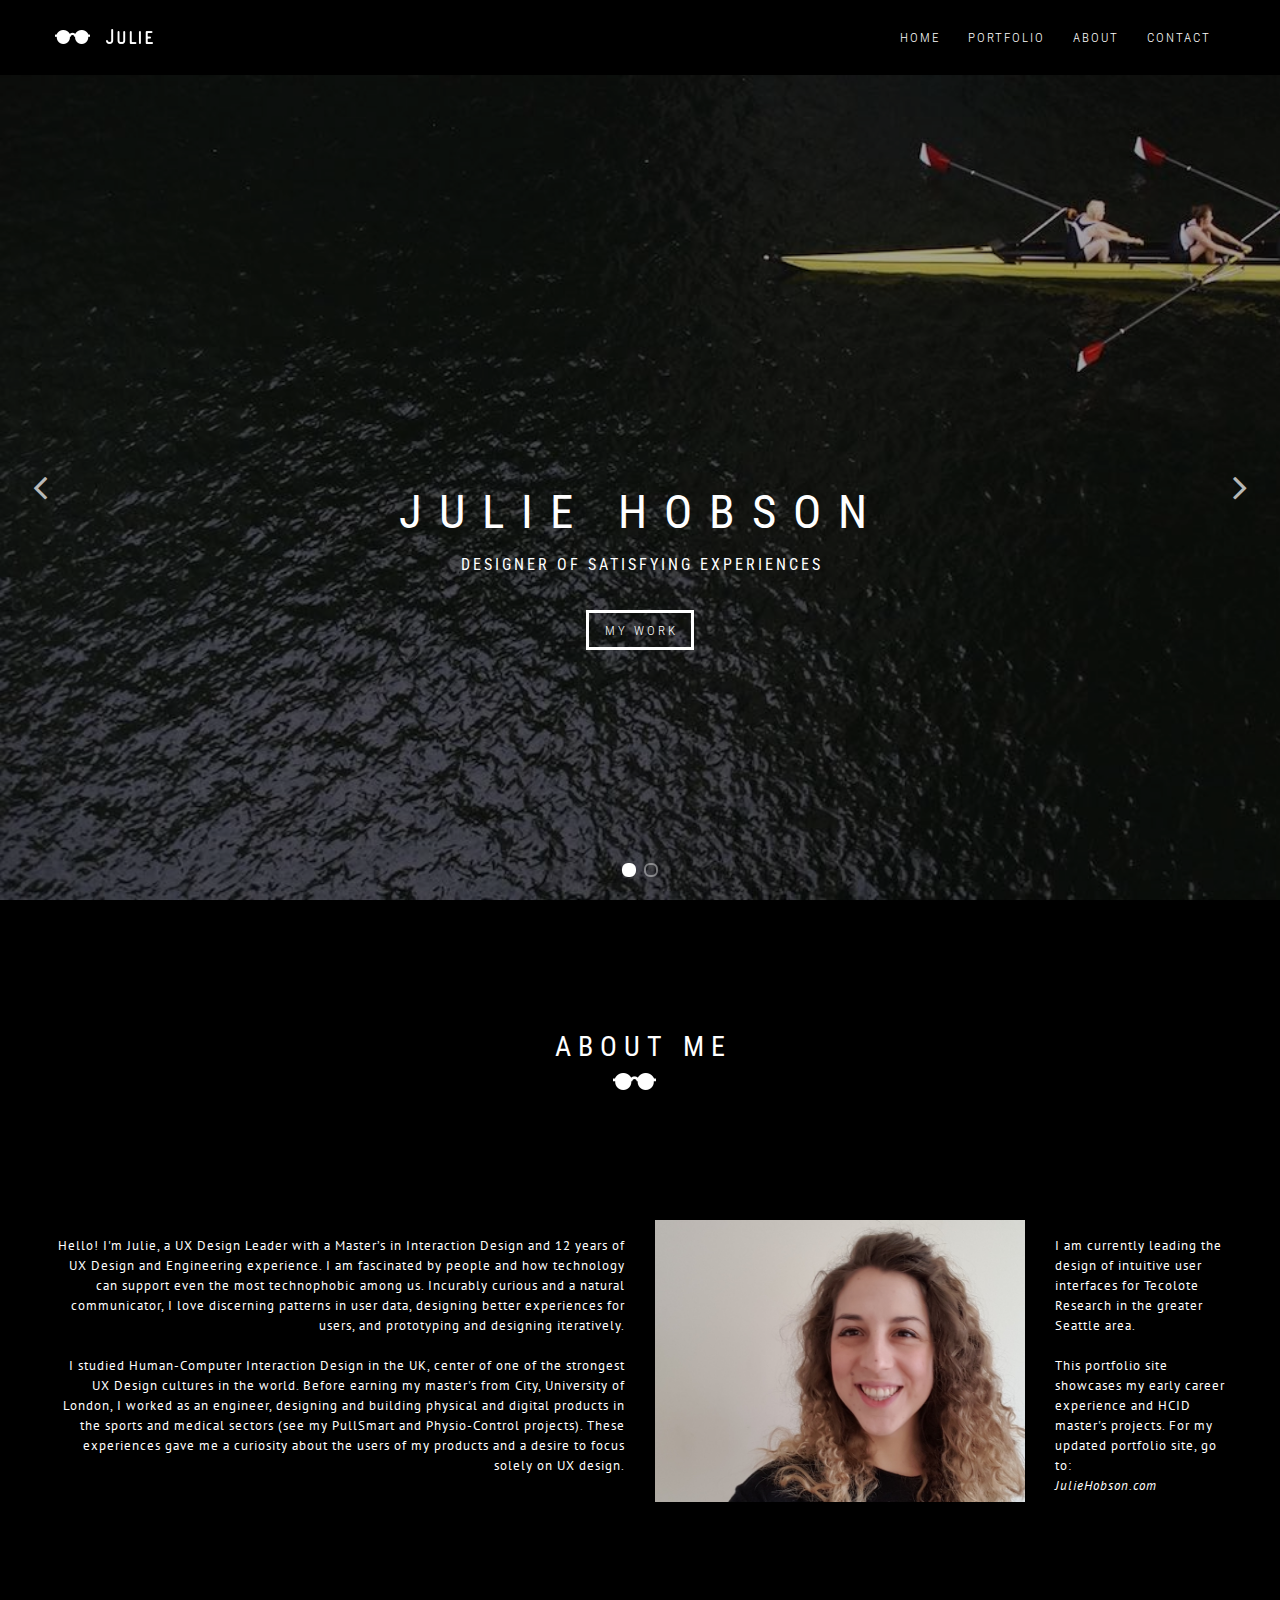
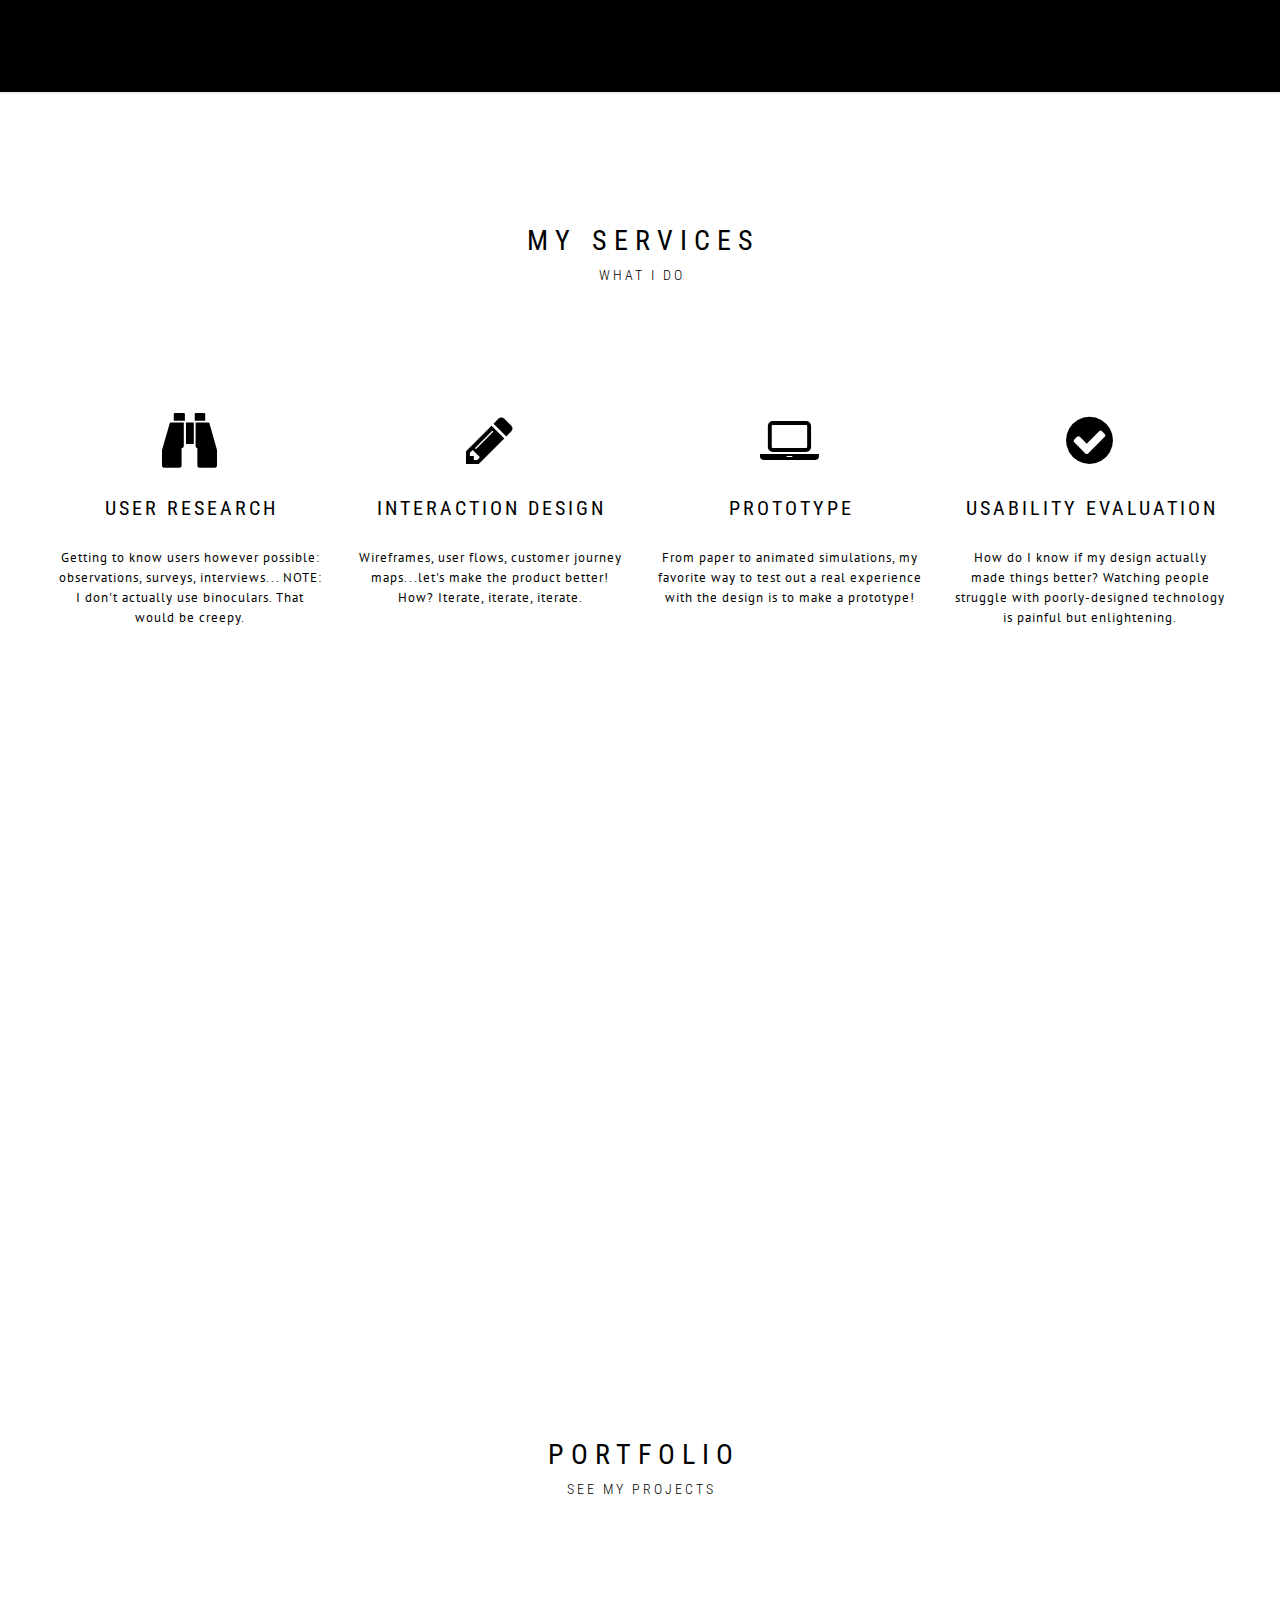
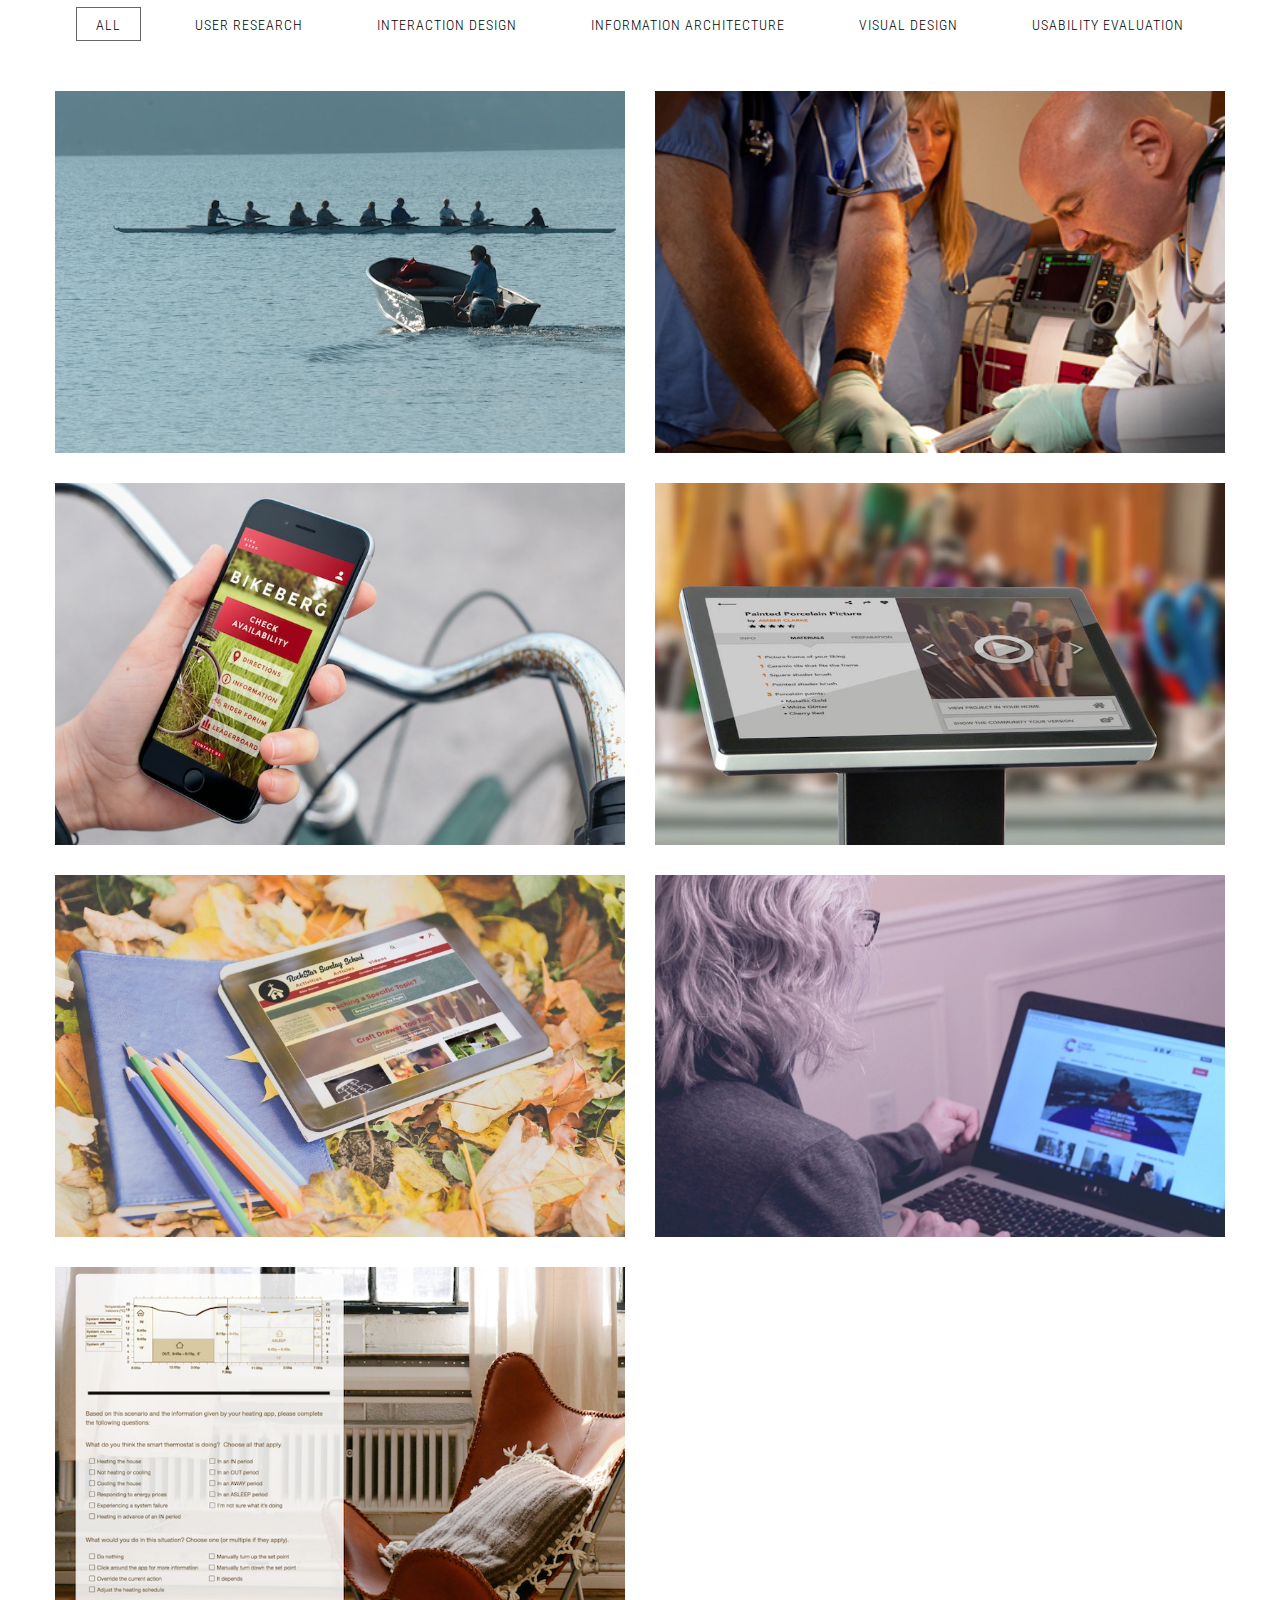
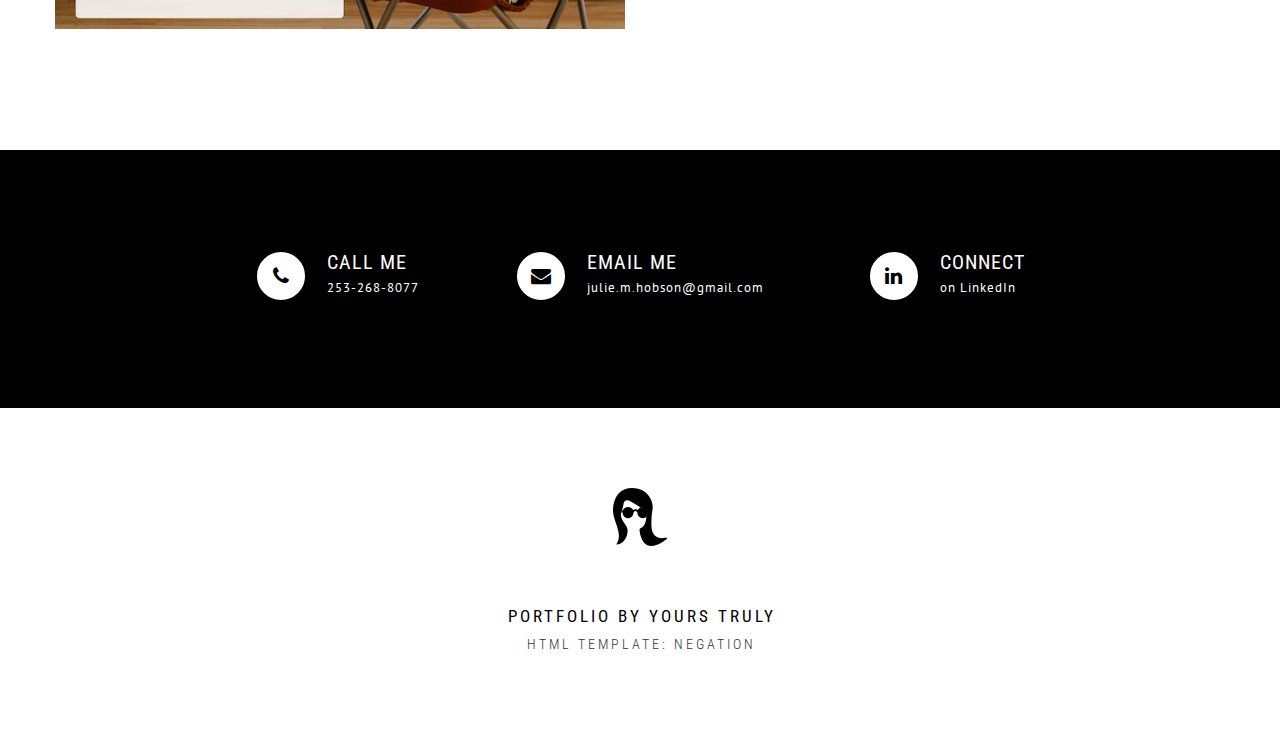
<file: index.html>
<!doctype html>
<html lang="en">
<head>
	<!-- Basic Page Needs -->
	<meta charset="utf-8">
	<title>Julie Hobson - UX Portfolio</title>
	<meta name="viewport" content="width=device-width, initial-scale=1, maximum-scale=1">

	<!-- Web Font -->
	<link href="http://fonts.googleapis.com/css?family=Roboto+Condensed:400,300,700|PT+Sans" rel="stylesheet" type="text/css">

	<!-- Plugins Stylesheets -->
	<link rel="stylesheet" href="css/font-awesome.min.css">
	<link rel="stylesheet" href="css/animate.min.css">
	<link rel="stylesheet" href="css/owl.carousel.css">
	<link rel="stylesheet" href="css/swipebox.min.css">

	<!-- Main Stylesheets -->
	<link rel="stylesheet" href="css/main.css">
	<link rel="stylesheet" href="css/responsive.css">

	<!-- Favicon (tab icon) -->
	<link rel="icon" href="images/icon-main-black.png">
</head>

<body>
	<!-- Wrapper / Start -->
	<div id="wrapper">

		<!-- Page Header / Start -->
	    <header class="page-header">

			<!-- Page Header Inner / Start -->
			<div id="page-header-inner" class="page-header-inner">

				<!-- Container / Start -->
		        <div class="container">

					<!-- column / start -->
		            <div class="col col-size-12">

						<!-- Logo -->
		                <a href="index.html" id="logo" class="logo f-left">
		                    <img src="images/logo-part-1.png" class="logo-part-1" alt="">
							<img src="images/logo-part-2.png" class="logo-part-2" alt="">
		                </a>

						<!-- Main Navigation -->
		                <nav id="main-nav" class="main-nav f-right">
		                    <ul>
		                        <li><a href="index.html">home</a></li>
		                        <li><a href="portfolio.html">portfolio</a>
		                        	<ul>
		                        		<li><a href="pullsmart.html">pullsmart</a></li>
		                        		<li><a href="physio-control.html">physio-control</a></li>
		                                <li><a href="bikeberg.html">bikeberg app</a></li>
		                                <li><a href="craft.html">craft platform</a></li>
		                                <li><a href="rockstar.html">rockstar site</a></li>
		                                <li><a href="cruk.html">user testing</a></li>
		                                <li><a href="dissertation.html">dissertation</a></li>
		                            </ul> 
		                        </li>
		                        <li><a href="about.html">about</a>
								</li>
		                        <li><a href="contact.html">contact</a></li>
		                    </ul>
		                </nav>

		            </div>
					<!-- column / end -->

		        </div>
				<!-- Container / End -->

			</div>
			<!-- Page Header Inner / End -->

	    </header>
		<!-- Page Header / End -->

		<!-- Slider-Body / Start -->
		<div id="slider-body" class="slider-body">

			<!-- Slider / Start -->
		    <div class="slider">
				<ul>
					<!-- Slide 1 -->
					<li>
						<div class="slider-bg" style="background:url('images/slider-1.jpg');background-size:cover"></div>
						<div class="slider-inner-content">
							<h1 class="slider-title txt-style slider-title-name">Julie Hobson</h1>
							<p class="slider-txt txt-style">Designer of satisfying experiences</p>
							<a href="portfolio.html" class="btn btn-center btn-slider btn-white">My work</a>
						</div>
					</li>
					<!-- Slide 2 -->
					<li>
						<div class="slider-bg" style="background:url('images/slider-2.jpg');background-size:cover"></div>
						<div class="slider-inner-content">
							<h1 class="slider-title txt-style txt-black">i love users</h1>
							<p class="slider-txt txt-style txt-black">and making stuff</p>
							<a href="about.html" class="btn btn-center btn-slider btn-black">about me</a>
						</div>
					</li>
				</ul>

				<!-- Arrows -->
				<span class="unslider-arrow prev"><i class="fa fa-angle-left"></i></span>
				<span class="unslider-arrow next"><i class="fa fa-angle-right"></i></span>

		    </div>
			<!-- Slider / End -->

			<!-- Loading Icon -->
			<span class="loading"></span>

		</div>
		<!-- Slider-Body / End -->

		<!-- Content / Start -->
		<section class="content bg-black">

			<!-- Container / Start -->
	    	<div class="container">

				<!-- Title -->
				<div class="title-body">
					<h2 class="title txt-style-plus txt-white">about me</h2>
					<span class="icon-main-white"></span>
				</div>

	        	<!-- Row / Start -->
	        	<div class="row">

					
					<!-- column / start -->
					<div class="col col-size-6">
						<p class="txt-right txt-white">Hello! I'm Julie, a UX Design Leader with a Master’s in Interaction Design and 12 years of UX Design and Engineering experience. I am fascinated by people and how technology can support even the most technophobic among us. Incurably curious and a natural communicator, I love discerning patterns in user data, designing better experiences for users, and prototyping and designing iteratively.</br></br>I studied Human-Computer Interaction Design in the UK, center of one of the strongest UX Design cultures in the world.   Before earning my master's from City, University of London, I worked as an engineer, designing and building physical and digital products in the sports and medical sectors (see my PullSmart and Physio-Control projects).  These experiences gave me a curiosity about the users of my products and a desire to focus solely on UX design. 
						</p>
					</div>
					<!-- column / end -->

					<!-- column / start -->
					<div class="col col-size-4">
					
							<figure>
					    			<img src="images/julie.jpg" class="pf-item-img" alt="profile picture of julie">
					      	</figure>
					</div>
					<!-- column / end -->

					<!-- column / start -->
					<div class="col col-size-2">
						<p class="txt-left txt-white">I am currently leading the design of intuitive user interfaces for Tecolote Research in the greater Seattle area.</br></br>This portfolio site showcases my early career experience and HCID master's projects. For my updated portfolio site, go to:</br><a href="https://www.juliehobson.com/" target="_blank" rel="noopener noreferrer">JulieHobson.com</a></p>  
					</div>
					<!-- column / end -->

	        	</div>
	        	<!-- Row / End -->

	    	</div>
	    	<!-- Container / End -->

		</section>
		<!-- Content / End -->

		<!-- Split Line -->
		<div class="split-line"></div>

		<!-- Content / Start -->
		<section class="content">

	    	<!-- Container / Start -->
			<div class="container">

				<!-- Title -->
				<div class="title-body">
					<h2 class="title txt-style-plus">my services</h2>
					<p class="subtitle txt-style">what i do</p>
				</div>

				<!-- Row / Start -->
				<div class="row">

					<!-- column / start -->
					<div class="col col-size-3">

						<!-- IconBox -->
						<div class="iconbox ">
					    	<i class="fa fa-binoculars iconbox-icon"></i>
					    	<h3 class="iconbox-title txt-style">user research</h3>
					    	<p class="iconbox-txt">Getting to know users however possible: observations, surveys, interviews...  NOTE: I don't actually use binoculars.  That would be creepy.</p> 
					   </div>

					</div>
					<!-- column / end -->

					<!-- column / start -->
					<div class="col col-size-3">

						<!-- IconBox -->
						<div class="iconbox">
							<i class="fa fa-pencil iconbox-icon"></i>
					    	<h3 class="iconbox-title txt-style">interaction design</h3>
					    	<p class="iconbox-txt">Wireframes, user flows, customer journey maps...let's make the product better!  How?  Iterate, iterate, iterate.</p>
					   </div>

					</div>
					<!-- column / end -->

					<!-- column / start -->
					<div class="col col-size-3">

						<!-- IconBox -->
						<div class="iconbox ">
					    	<i class="fa fa-laptop iconbox-icon"></i>
					    	<h3 class="iconbox-title txt-style">prototype</h3>
					    	<p class="iconbox-txt">From paper to animated simulations, my favorite way to test out a real experience with the design is to make a prototype!</p>
					   </div>

					</div>
					<!-- column / end -->

					<!-- column / start -->
					<div class="col col-size-3">

						<!-- IconBox -->
						<div class="iconbox">
							<i class="fa fa-check-circle iconbox-icon"></i>
					      <h3 class="iconbox-title txt-style">usability evaluation</h3>					      
					      <p class="iconbox-txt">How do I know if my design actually made things better?  Watching people struggle with poorly-designed technology is painful but enlightening.</p>
						</div>

					</div>
					<!-- column / end -->

		    	</div>
		    	<!-- Row / End -->

			</div>
			<!-- Container / End -->

		</section>
		<!-- Content / End -->

		<!-- Content / Start -->
		<div class="content p-relative r-paddings">

			<!-- Parallax 1 -->
			<div class="parallax-1" data-image="images/testimonials.jpg"></div>

	    	<!-- Container Fluid / Start -->
	    	<div class="container-fluid parallax-content of-hidden">

				<!-- Title -->
				<div class="title-2-body txt-white">
					<h2 class="title-2 txt-style-plus">testimonials</h2>
					<span class="icon-main-white"></span>
				</div>

	    		<!-- column / start -->
	        	<div class="col col-size-10 offset-2 margin-auto">

					<!-- Testimonials Carousel / Start -->
					<div id="testimonials-carousel" class="testimonials-carousel custon-carousel-nav bullets-white">

						<!-- Testimonial -->
						<blockquote class="testimonial">
							<p class="testimonial-txt">I found Julie to be an ideal employee: whip smart, capable and eager to take on any challenge. She gives full measure to every undertaking and inspires others to do the same.
							<footer><cite class="testimonial-author txt-style">Bill Tytus, owner, Pocock Racing Shells</cite></footer>
							</p>
						</blockquote>

						<!-- Testimonial -->
						<blockquote class="testimonial">
							<p class="testimonial-txt">Julie is one of the most collaborative members of our team. She has deep respect for all of her colleagues and engages with them in a kind, friendly way. 
							<footer><cite class="testimonial-author txt-style">Dennis Skelton, Senior Engineering Manager, Physio-Control</cite></footer>
							</p>
						</blockquote>

						<!-- Testimonial -->
						<blockquote class="testimonial">
							<p class="testimonial-txt">Julie’s personality is unique in pulling a team together to collaborate on an effective solution. I couldn’t be happier with Julie’s work and with the opportunity to have her as part of my team.
							<footer><cite class="testimonial-author txt-style">Martin Abbenhouse, Engineering Design Services Manager, Physio-Control</cite></footer>
							</p>
						</blockquote>

					</div>
					<!-- Testimonials Carousel / End -->

	    		</div>
	    		<!-- column / end -->

	    	</div>
	    	<!-- Container Fluid / End -->

		</div>
		<!-- Content / End -->

		<!-- Content / Start -->
		<section class="content">

			<!-- Container / Start -->
	    	<div class="container">

	    		<!-- Title -->
				<div class="title-body">
					<h2 class="title txt-style-plus">portfolio</h2>
					<p class="subtitle txt-style">see my projects</p>
				</div>

				<ul id="pf-filter" class="pf-filter pf-filter-page">
					<li class="btn-lines active-filter" data-filter="*">all
						<span class="line-top"></span>
						<span class="line-bottom"></span>
						<span class="line-left"></span>
						<span class="line-right"></span>
					</li>
					<li class="btn-lines" data-filter=".research">user research
						<span class="line-top"></span>
						<span class="line-bottom"></span>
						<span class="line-left"></span>
						<span class="line-right"></span>
					</li>
					<li class="btn-lines" data-filter=".ixd">interaction design
						<span class="line-top"></span>
						<span class="line-bottom"></span>
						<span class="line-left"></span>
						<span class="line-right"></span>
					</li>
					<li class="btn-lines" data-filter=".ia">information architecture
						<span class="line-top"></span>
						<span class="line-bottom"></span>
						<span class="line-left"></span>
						<span class="line-right"></span>
					</li>
					<li class="btn-lines" data-filter=".visual">visual design
						<span class="line-top"></span>
						<span class="line-bottom"></span>
						<span class="line-left"></span>
						<span class="line-right"></span>
					</li>
					<li class="btn-lines" data-filter=".eval">usability evaluation
						<span class="line-top"></span>
						<span class="line-bottom"></span>
						<span class="line-left"></span>
						<span class="line-right"></span>
					</li>
				</ul>

				<!-- Portfolio / Start -->
				<ul id="portfolio" class="portfolio portfolio-page">

					<!-- Portfolio Item -->
					<li class="col col-size-6 pf-item research ixd eval">
						<a href="pullsmart.html">
							<figure>
					    		<img src="images/pullsmart-preview.jpg" class="pf-item-img" alt="coach and rowing team on the water">
					        	<figcaption class="pf-item-overlay">
					        		<h3 class="pf-item-name txt-style">Pullsmart</h3>
					        		<p class="pf-item-category txt-style">rowing performance feedback</p>
					    		</figcaption>
					      </figure>
						</a>
					</li>

					<!-- Portfolio Item -->
					<li class="col col-size-6 pf-item research ixd visual eval">
						<a href="physio-control.html">
							<figure>
					    		<img src="images/physio-preview.jpg" class="pf-item-img" alt="defibrillator in hospital setting">
					        	<figcaption class="pf-item-overlay">
					        		<h3 class="pf-item-name txt-style">Physio-Control</h3>
					        		<p class="pf-item-category txt-style">defibrillator design</p>
					    		</figcaption>
					      </figure>
						</a>
					</li>

					<!-- Portfolio Item -->
					<li class="col col-size-6 pf-item research ixd visual">
						<a href="bikeberg.html">
							<figure>
					    		<img src="images/bikeberg-preview.jpg" class="pf-item-img" alt="mockup of bikeberg app">
					        	<figcaption class="pf-item-overlay">
					        		<h3 class="pf-item-name txt-style">bikeberg</h3>
					        		<p class="pf-item-category txt-style">bicycle parking app</p>
					    		</figcaption>
					      </figure>
						</a>
					</li>

					<!-- Portfolio Item -->
					<li class="col col-size-6 pf-item research ixd eval">
						<a href="craft.html">
							<figure>
					    		<img src="images/craft-preview.jpg" class="pf-item-img" alt="mockup of craft collective interface">
					        	<figcaption class="pf-item-overlay">
					        		<h3 class="pf-item-name txt-style">the craft collective</h3>
					        		<p class="pf-item-category txt-style">platform design</p>
					    		</figcaption>
					      </figure>
						</a>
					</li>

					<!-- Portfolio Item -->
					<li class="col col-size-6 pf-item research ixd visual eval ia">
						<a href="rockstar.html">
							<figure>
					    		<img src="images/rsss-8.jpg" class="pf-item-img" alt="mockup of rockstar website">
					        	<figcaption class="pf-item-overlay">
					        		<h3 class="pf-item-name txt-style">Rockstar sunday school</h3>
					        		<p class="pf-item-category txt-style">website design</p>
					    		</figcaption>
					      </figure>
						</a>
					</li>

					<!-- Portfolio Item -->
					<li class="col col-size-6 pf-item eval">
						<a href="cruk.html">
							<figure>
					    		<img src="images/cruk-preview.jpg" class="pf-item-img" alt="woman browsing cancer research uk website">
					        	<figcaption class="pf-item-overlay">
					        		<h3 class="pf-item-name txt-style">Cancer Research UK</h3>
					        		<p class="pf-item-category txt-style">usability evaluation</p>
					    		</figcaption>
					      </figure>
						</a>
					</li>

					<!-- Portfolio Item -->
					<li class="col col-size-6 pf-item research eval">
						<a href="dissertation.html">
							<figure>
					    		<img src="images/diss-preview.jpg" class="pf-item-img" alt="scene with chair, pillow, and radiator">
					        	<figcaption class="pf-item-overlay">
					        		<h3 class="pf-item-name txt-style">my dissertation</h3>
					        		<p class="pf-item-category txt-style">a study on trust</p>
					    		</figcaption>
					      </figure>
						</a>
					</li>

				</ul>
				<!-- Portfolio / End -->

			</div>
			<!-- Container / End -->

		</section>
		<!-- Content / End -->

		
		<!-- Content / Start -->
		<section class="content bg-black txt-white padding-100">

			<!-- Container / Start -->
			<div class="container">

				<!-- Row / Start -->
				<div class="row r-margins">

					<!-- column / start -->
					<div class="col col-size-8 col-offset-2">

						<!-- Get in Touch -->
						<ul class="get-in-touch-list">
							<li class="connect-left">
								<div class="get-in-touch f-left">
									<a href="tel:253-268-8077" target="_blank">
										<i class="fa fa-phone get-in-touch-icon"></i>
									</a>
									<div class="of-hidden f-left">
										<h4 class="get-in-touch-title">call me</h4>
										<p><a href="tel:253-268-8077" target="_blank">253-268-8077</a></p>
									</div>
								</div>
							</li>
							<li class="txt-center connect-center">
								<div class="get-in-touch d-i-block">
									<a href="mailto:julie.m.hobson@gmail.com" target="_blank">
										<i class="fa fa-envelope get-in-touch-icon"></i>
									</a>
									<div class="of-hidden f-left">
										<h4 class="get-in-touch-title">email me</h4>
										<p><a href="mailto:julie.m.hobson@gmail.com" target="_blank">julie.m.hobson@gmail.com</a></p>
									</div>
								</div>
							</li>
							<li>
								<div class="get-in-touch f-right">
									<a href="https://www.linkedin.com/in/juliehobson/" target="_blank">
										<i class="fa fa-linkedin get-in-touch-icon"></i>
									</a>
									<div class="of-hidden f-left">
										<h4 class="get-in-touch-title">connect</h4>
										<p><a href="https://www.linkedin.com/in/juliehobson/" target="_blank">on LinkedIn</a></p>
									</div>
								</div>
							</li>
						</ul>

					</div>
					<!-- column / end -->

				</div>
				<!-- Row / End -->

			</div>
			<!-- Container / End -->

		</section>
		<!-- Content / End -->

		<!-- Page Footer / Start -->
		<footer class="page-footer">

			<!-- Container / Start -->
			<div class="container">

				<!-- column / start -->
				<div class="col col-size-12">

					<!-- Logo -->
					<img src="images/icon-main-black.png" class="page-footer-logo" alt="">

					<!-- Text -->
					<p class="copyright r-margins txt-style ">Portfolio by Yours Truly</p>
					<p class="r-margins txt-style">html template: Negation</p>

				</div>
				<!-- column / end -->

			</div>
			<!-- Container / End -->

		</footer>
		<!-- Page Fotter / End -->

	</div>
	<!-- Wrapper / End -->

<!-- JavaScript -->
<script src="js/jquery.min.js"></script>
<script src="js/modernizr-custom.js"></script>
<script src="js/jquery.unslider-custom.min.js"></script>
<script src="js/jquery.owl.carousel.min.js"></script>
<script src="js/jquery.imageScroll.min.js"></script>
<script src="js/jquery.isotope.min.js"></script>
<script src="js/jquery.swipebox.min.js"></script>
<script src="js/jquery.smartResize.min.js"></script>
<script src="js/jquery.delayLaunch.min.js"></script>
<script src="js/jquery.countTo.js"></script>
<script src="js/jquery.browser.min.js"></script>
<script src="js/jquery.contact.js"></script>
<script src="js/wow.min.js"></script>
<script src="js/custom.js"></script>

</body>
</html>
</file>
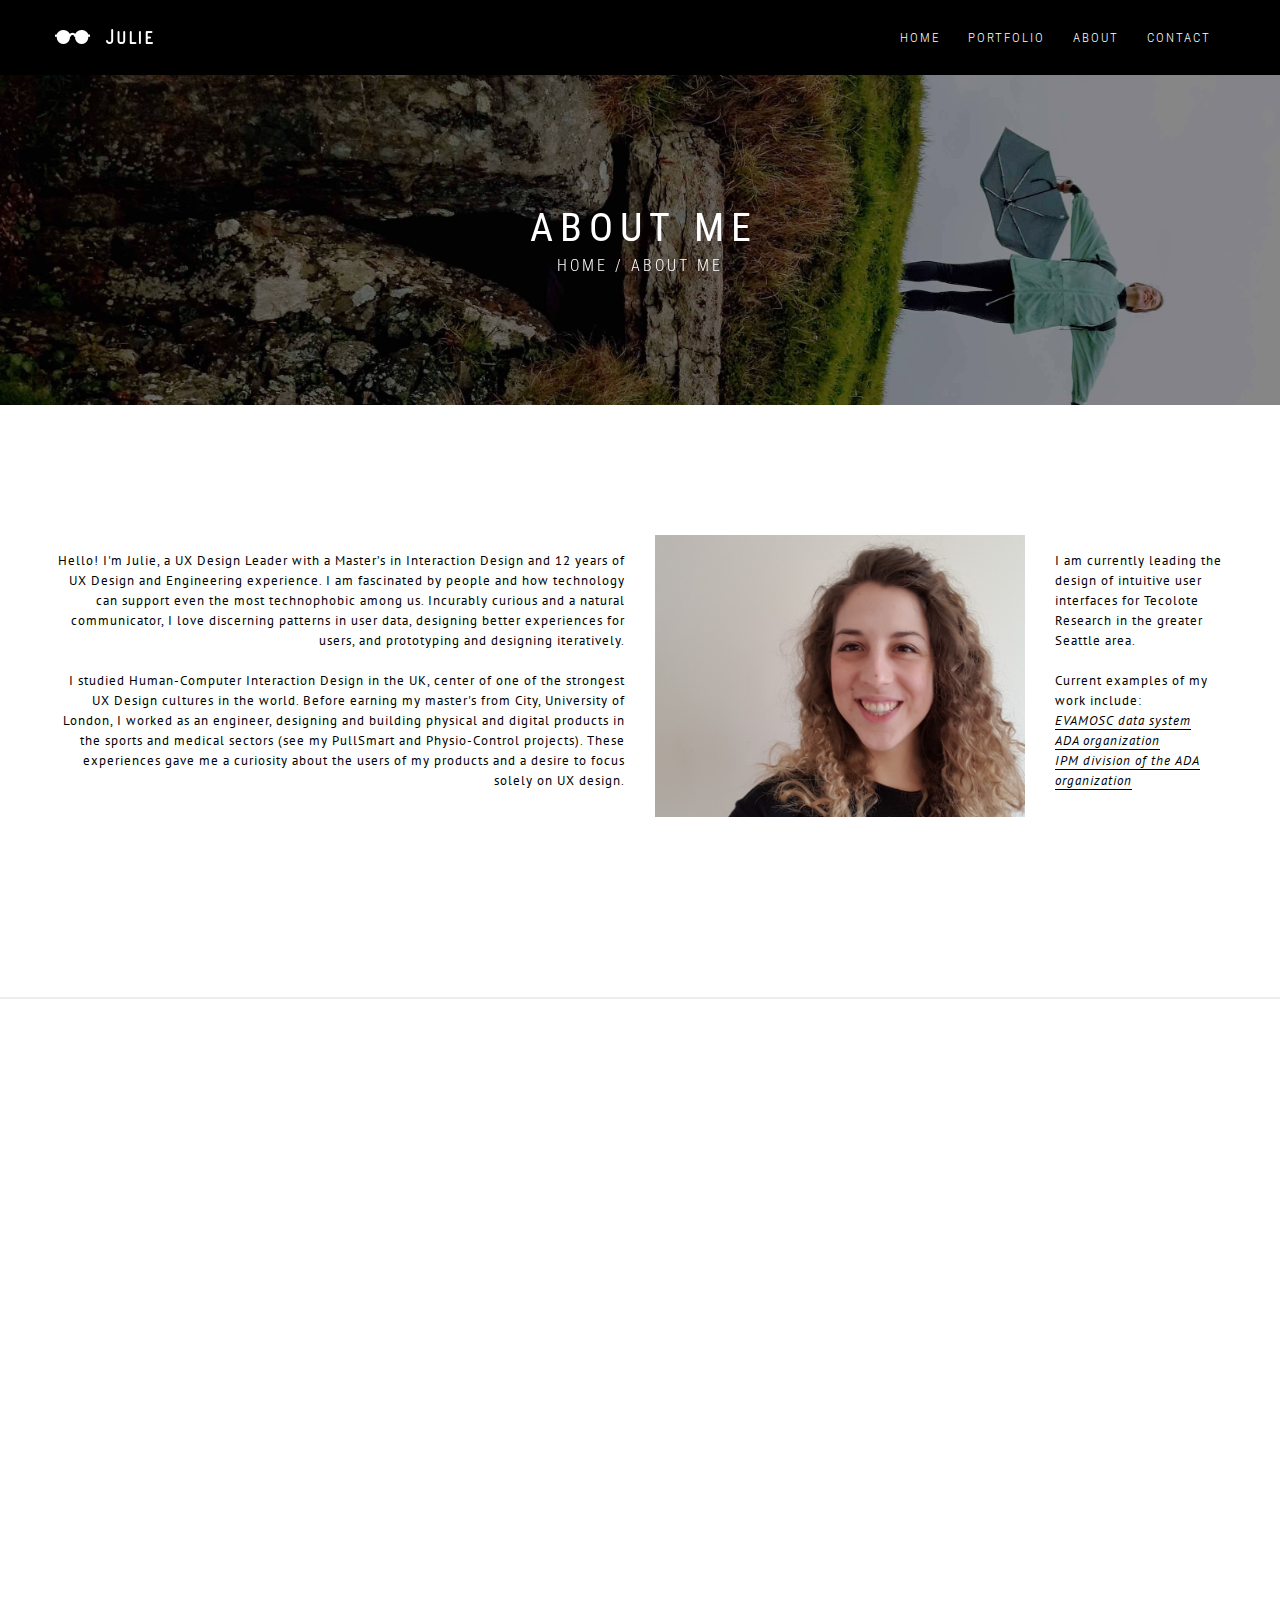
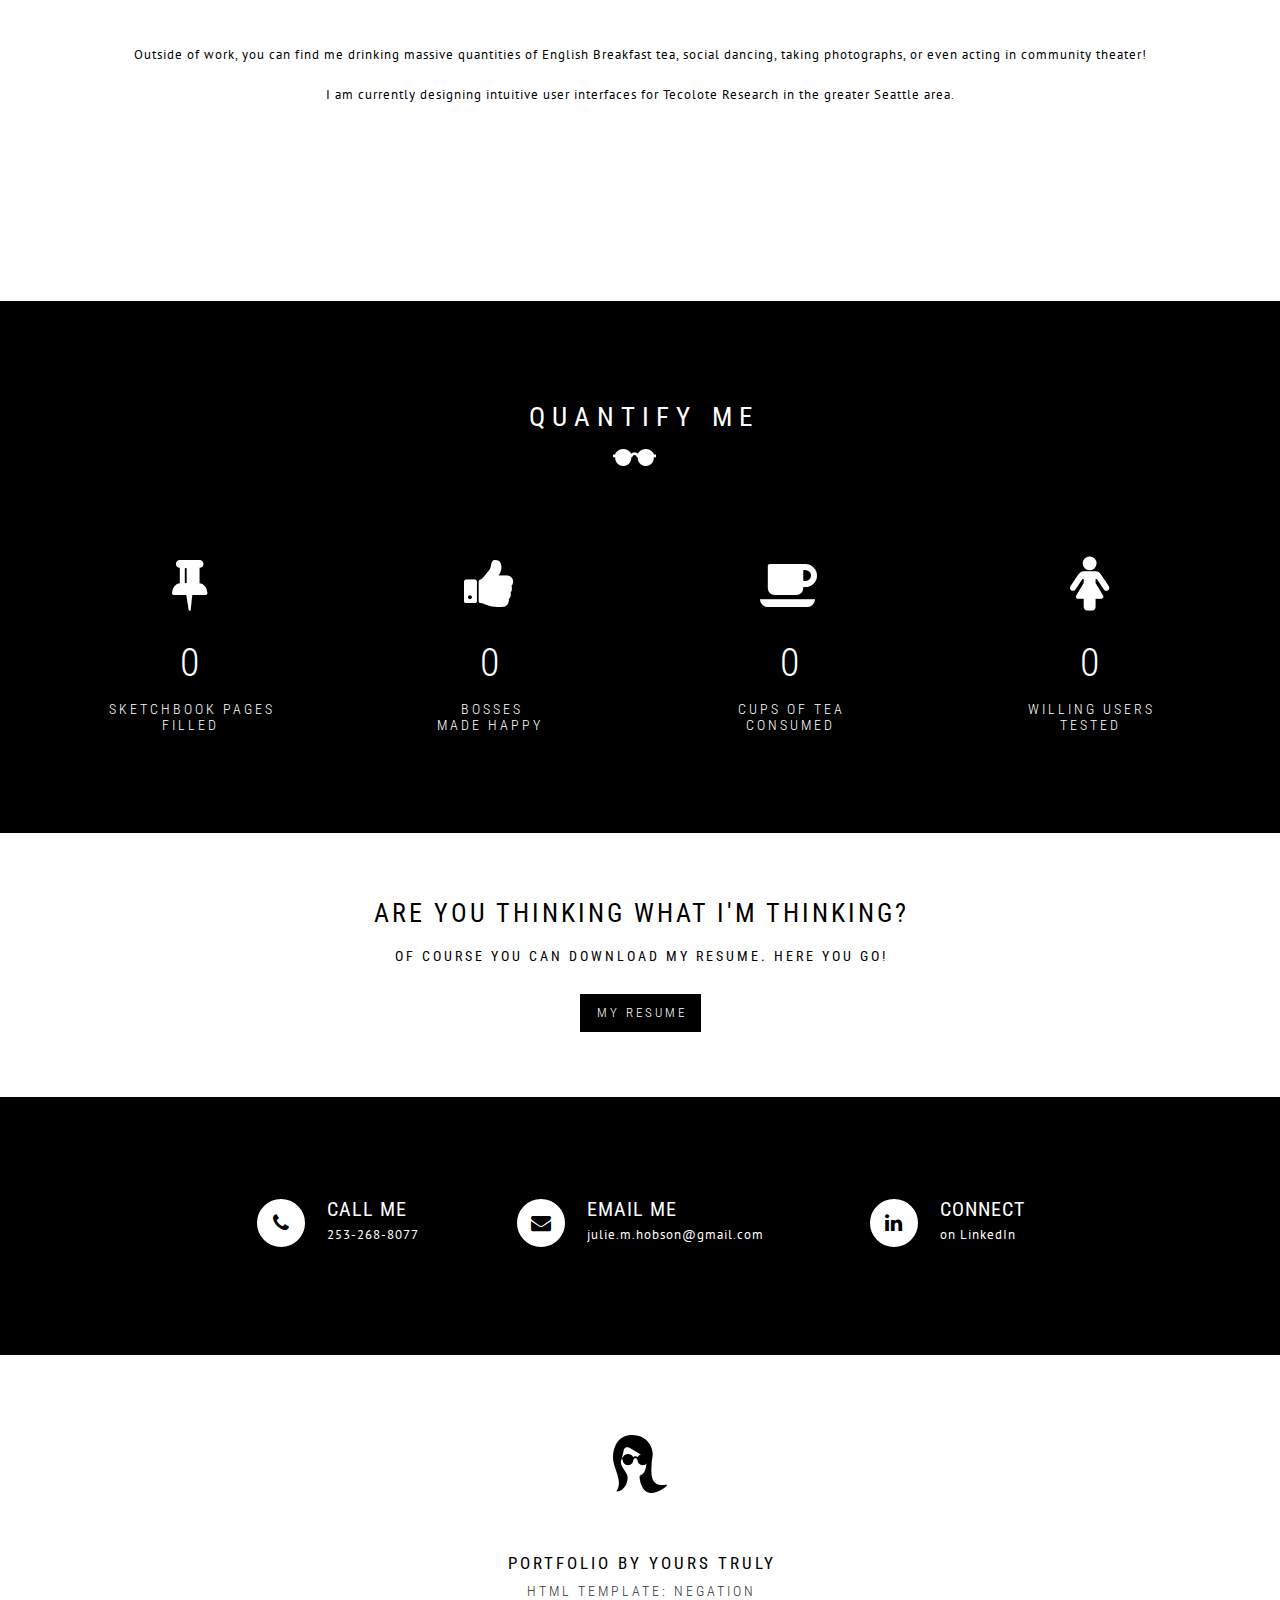
<file: about.html>
<!doctype html>
<html lang="en">
<head>
	<!-- Basic Page Needs -->
	<meta charset="utf-8">
	<title>Julie Hobson - UX Portfolio</title>
	<meta name="viewport" content="width=device-width, initial-scale=1, maximum-scale=1">

	<!-- Web Font -->
	<link href="http://fonts.googleapis.com/css?family=Roboto+Condensed:400,300,700|PT+Sans" rel="stylesheet" type="text/css">

	<!-- Plugins Stylesheets -->
	<link rel="stylesheet" href="css/font-awesome.min.css">
	<link rel="stylesheet" href="css/animate.min.css">
	<link rel="stylesheet" href="css/owl.carousel.css">
	<link rel="stylesheet" href="css/swipebox.min.css">

	<!-- Main Stylesheets -->
	<link rel="stylesheet" href="css/main.css">
	<link rel="stylesheet" href="css/responsive.css">

	<!-- Favicon (tab icon) -->
	<link rel="icon" href="images/icon-main-black.png">
</head>

<body>
	<!-- Wrapper / Start -->
	<div id="wrapper">

		<!-- Page Header / Start -->
	    <header class="page-header">

			<!-- Page Header Inner / Start -->
			<div id="page-header-inner" class="page-header-inner">

				<!-- Container / Start -->
		        <div class="container">

					
					<!-- column / start -->
		            <div class="col col-size-12">

						<!-- Logo -->
		                <a href="index.html" id="logo" class="logo f-left">
		                    <img src="images/logo-part-1.png" class="logo-part-1" alt="">
							<img src="images/logo-part-2.png" class="logo-part-2" alt="">
		                </a>

						<!-- Main Navigation -->
		                <nav id="main-nav" class="main-nav f-right">
		                    <ul>
		                        <li><a href="index.html">home</a></li>
		                        <li><a href="portfolio.html">portfolio</a>
		                        	<ul>
		                                <li><a href="pullsmart.html">pullsmart</a></li>
		                        		<li><a href="physio-control.html">physio-control</a></li>
		                                <li><a href="bikeberg.html">bikeberg app</a></li>
		                                <li><a href="craft.html">craft platform</a></li>
		                                <li><a href="rockstar.html">rockstar site</a></li>
		                                <li><a href="cruk.html">user testing</a></li>
		                                <li><a href="dissertation.html">dissertation</a></li>
		                            </ul> 
		                        </li>
		                        <li><a href="about.html">about</a>
								</li>
		                        <li><a href="contact.html">contact</a></li>
		                    </ul>
		                </nav>

		            </div>
					<!-- column / end -->

		        </div>
				<!-- Container / End -->

			</div>
			<!-- Page Header Inner / End -->

	    </header>
		<!-- Page Header / End -->

		<!-- Page Info / Start -->
		<section class="page-info">

			<!-- Page Info Parallax -->
			<div class="page-info-parallax" data-image="images/about-banner.jpg"></div>

			<!-- Parallax Content / Start -->
			<div class="parallax-content">

				<!-- Title -->
				<h2 class="page-info-title txt-style-plus">about me</h2>

				<!-- Breadcrumbs -->
				<ul class="breadcrumbs">
					<li><a href="index.html">home</a></li>
					<li>about me</li>
				</ul>

			</div>
			<!-- Parallax Content / End -->

		</section>
		<!-- Page Info / End -->

		<!-- Content / Start -->
		<section class="content">

			<!-- Container / Start -->
	    	<div class="container">

	        	<!-- Row / Start -->
	        	<div class="row">

					
					<!-- column / start -->
					<div class="col col-size-6">
						<p class="txt-right">Hello! I'm Julie, a UX Design Leader with a Master’s in Interaction Design and 12 years of UX Design and Engineering experience. I am fascinated by people and how technology can support even the most technophobic among us. Incurably curious and a natural communicator, I love discerning patterns in user data, designing better experiences for users, and prototyping and designing iteratively.</br></br>I studied Human-Computer Interaction Design in the UK, center of one of the strongest UX Design cultures in the world.   Before earning my master's from City, University of London, I worked as an engineer, designing and building physical and digital products in the sports and medical sectors (see my PullSmart and Physio-Control projects).  These experiences gave me a curiosity about the users of my products and a desire to focus solely on UX design. 
						</p>
					</div>
					<!-- column / end -->

					<!-- column / start -->
					<div class="col col-size-4">
					
							<figure>
					    			<img src="images/julie.jpg" class="pf-item-img" alt="profile picture of julie">
					      	</figure>
					</div>
					<!-- column / end -->

					<!-- column / start -->
					<div class="col col-size-2">
						<p class="txt-left">I am currently leading the design of intuitive user interfaces for Tecolote Research in the greater Seattle area.</br></br>Current examples of my work include:</br><a href="https://evamosc.osd.mil/" target="_blank" rel="noopener noreferrer">EVAMOSC data system</a></br><a href="https://www.acq.osd.mil/asda/ae/ada/index.html" target="_blank" rel="noopener noreferrer">ADA organization</a></br><a href="https://www.acq.osd.mil/asda/ae/ada/ipm/index.html" target="_blank" rel="noopener noreferrer">IPM division of the ADA organization</a></p>  
					</div>
					<!-- column / end -->

	        	</div>
	        	<!-- Row / End -->

	    	</div>
	    	<!-- Container / End -->

		</section>
		<!-- Content / End -->

		<!-- Split Line -->
		<div class="split-line"></div>

<!-- Content / Start -->
		<div class="content p-relative r-paddings">

			<!-- Parallax 1 -->
			<div class="parallax-1" data-image="images/testimonials.jpg"></div>

	    	<!-- Container Fluid / Start -->
	    	<div class="container-fluid parallax-content of-hidden">

				<!-- Title -->
				<div class="title-2-body txt-white">
					<h2 class="title-2 txt-style-plus">testimonials</h2>
					<span class="icon-main-white"></span>
				</div>

	    		<!-- column / start -->
	        	<div class="col col-size-10 offset-2 margin-auto">

					<!-- Testimonials Carousel / Start -->
					<div id="testimonials-carousel" class="testimonials-carousel custon-carousel-nav bullets-white">

						<!-- Testimonial -->
						<blockquote class="testimonial">
							<p class="testimonial-txt">I found Julie to be an ideal employee: whip smart, capable and eager to take on any challenge. She gives full measure to every undertaking and inspires others to do the same.
							<footer><cite class="testimonial-author txt-style">Bill Tytus, owner, Pocock Racing Shells</cite></footer>
							</p>
						</blockquote>

						<!-- Testimonial -->
						<blockquote class="testimonial">
							<p class="testimonial-txt">Julie is one of the most collaborative members of our team. She has deep respect for all of her colleagues and engages with them in a kind, friendly way. 
							<footer><cite class="testimonial-author txt-style">Dennis Skelton, Senior Engineering Manager, Physio-Control</cite></footer>
							</p>
						</blockquote>

						<!-- Testimonial -->
						<blockquote class="testimonial">
							<p class="testimonial-txt">Julie’s personality is unique in pulling a team together to collaborate on an effective solution. I couldn’t be happier with Julie’s work.
							<footer><cite class="testimonial-author txt-style">Martin Abbenhouse, Engineering Design Services Manager, Physio-Control</cite></footer>
							</p>
						</blockquote>

					</div>
					<!-- Testimonials Carousel / End -->

	    		</div>
	    		<!-- column / end -->

	    	</div>
	    	<!-- Container Fluid / End -->

		</div>
		<!-- Content / End -->

		<!-- Content / Start -->
		<section class="content">

			<!-- Container / Start -->
	    	<div class="container">

	        	<!-- Row / Start -->
	        	<div class="row">

						<p class="txt-center">Outside of work, you can find me drinking massive quantities of English Breakfast tea, social dancing, taking photographs, or even acting in community theater! 
						</br></br>
						I am currently designing intuitive user interfaces for Tecolote Research in the greater Seattle area.</p>

	        	</div>
	        	<!-- Row / End -->

	    	</div>
	    	<!-- Container / End -->

		</section>
		<!-- Content / End -->


		<!-- Content / Start -->
		<section class="content bg-black padding-100 txt-white">

			<!-- Container Fluid / Start -->
			<div class="container">

				<!-- Title -->
				<div class="title-2-body">
					<h2 class="title-2 txt-style-plus">quantify me</h2>
					<span class="icon-main-white"></span>
				</div>

				<!-- Row / Start -->
				<div class="row r-margins">

					<!-- column / start -->
					<div class="col col-size-3">

						<!-- Company Number -->
						<div class="company-number-body">
							<i class="fa fa-thumb-tack iconbox-icon"></i>
							<span class="company-number" data-to="323">0</span>
							<span class="txt-style">sketchbook pages</br>filled</span>
						</div>

					</div>
					<!-- column / end -->

					<!-- column / start -->
					<div class="col col-size-3">

						<!-- Company Number -->
						<div class="company-number-body">
							<i class="fa fa-thumbs-up iconbox-icon"></i>
							<span class="company-number" data-to="5">0</span>
							<span class="txt-style">bosses</br>made happy</span>
						</div>

					</div>
					<!-- column / end -->

					<!-- column / start -->
					<div class="col col-size-3">

						<!-- Company Number -->
						<div class="company-number-body">
							<i class="fa fa-coffee iconbox-icon"></i>
							<span class="company-number" data-to="5839">0</span>
							<span class="txt-style">cups of tea</br>consumed</span>
						</div>

					</div>
					<!-- column / end -->

					<!-- column / start -->
					<div class="col col-size-3">

						<!-- Company Number -->
						<div class="company-number-body">
							<i class="fa fa-female iconbox-icon"></i>
							<span class="company-number" data-to="82">0</span>
							<span class="txt-style">willing users</br>tested</span>
						</div>

					</div>
					<!-- column / end -->

				</div>
				<!-- Row / End -->

			</div>
			<!-- Container / End -->

		</section>
		<!-- Content / End -->


		<!-- Content / Start -->
		<section class="content" style="padding:65px 0;">

			<!-- Container / Start -->
			<div class="container">

				<!-- column / Start -->
				<div class="col col-size-12 msp-col-r-b-margin">

					<!-- Text -->
					<h2 class="txt-style txt-center">Are you thinking what I'm thinking?</h2>
					</br>
					<h5 class="txt-style txt-center">Of course you can download my resume.  Here you go!</h5>
					<!-- Button -->
					<div class="txt-center" style="margin-top:30px">
						<a href="Julie Hobson - Resume.pdf" target="_blank" class="btn btn-center">my resume</a>
					</div>

				</div>
				<!-- column / end-->

			</div>
			<!-- Container / End -->

		</section>
		<!-- Content / End -->

		<!-- Content / Start -->
		<section class="content bg-black txt-white padding-100">

			<!-- Container / Start -->
			<div class="container">

				<!-- Row / Start -->
				<div class="row r-margins">

					<!-- column / start -->
					<div class="col col-size-8 col-offset-2">

						<!-- Get in Touch -->
						<ul class="get-in-touch-list">
							<li>
								<div class="get-in-touch f-left">
									<a href="tel:253-268-8077" target="_blank">
										<i class="fa fa-phone get-in-touch-icon"></i>
									</a>
									<div class="of-hidden f-left">
										<h4 class="get-in-touch-title">call me</h4>
										<p><a href="tel:253-268-8077" target="_blank">253-268-8077</a></p>
									</div>
								</div>
							</li>
							<li class="txt-center">
								<div class="get-in-touch d-i-block">
									<a href="mailto:julie.m.hobson@gmail.com" target="_blank">
										<i class="fa fa-envelope get-in-touch-icon"></i>
									</a>
									<div class="of-hidden f-left">
										<h4 class="get-in-touch-title">email me</h4>
										<p><a href="mailto:julie.m.hobson@gmail.com" target="_blank">julie.m.hobson@gmail.com</a></p>
									</div>
								</div>
							</li>
							<li>
								<div class="get-in-touch f-right">
									<a href="https://www.linkedin.com/in/juliehobson/" target="_blank">
										<i class="fa fa-linkedin get-in-touch-icon"></i>
									</a>
									<div class="of-hidden f-left">
										<h4 class="get-in-touch-title">connect</h4>
										<p><a href="https://www.linkedin.com/in/juliehobson/" target="_blank">on LinkedIn</a></p>
									</div>
								</div>
							</li>
						</ul>

					</div>
					<!-- column / end -->

				</div>
				<!-- Row / End -->

			</div>
			<!-- Container / End -->

		</section>
		<!-- Content / End -->

		<!-- Page Fotter / Start -->
		<footer class="page-footer">

			<!-- Container / Start -->
			<div class="container">

				<!-- column / start -->
				<div class="col col-size-12">

					<!-- Logo -->
					<img src="images/icon-main-black.png" class="page-footer-logo" alt="">

					<!-- Text -->
					<p class="copyright r-margins txt-style ">Portfolio by Yours Truly</p>
					<p class="r-margins txt-style">html template: Negation</p>

				</div>
				<!-- column / end -->

			</div>
			<!-- Container / End -->

		</footer>
		<!-- Page Fotter / End -->

	</div>
	<!-- Wrapper / End -->

<!-- JavaScript -->
<script src="js/jquery.min.js"></script>
<script src="js/modernizr-custom.js"></script>
<script src="js/jquery.unslider-custom.min.js"></script>
<script src="js/jquery.owl.carousel.min.js"></script>
<script src="js/jquery.imageScroll.min.js"></script>
<script src="js/jquery.isotope.min.js"></script>
<script src="js/jquery.swipebox.min.js"></script>
<script src="js/jquery.smartResize.min.js"></script>
<script src="js/jquery.delayLaunch.min.js"></script>
<script src="js/jquery.countTo.js"></script>
<script src="js/jquery.browser.min.js"></script>
<script src="js/jquery.contact.js"></script>
<script src="js/wow.min.js"></script>
<script src="js/custom.js"></script>

</body>
</html>
</file>
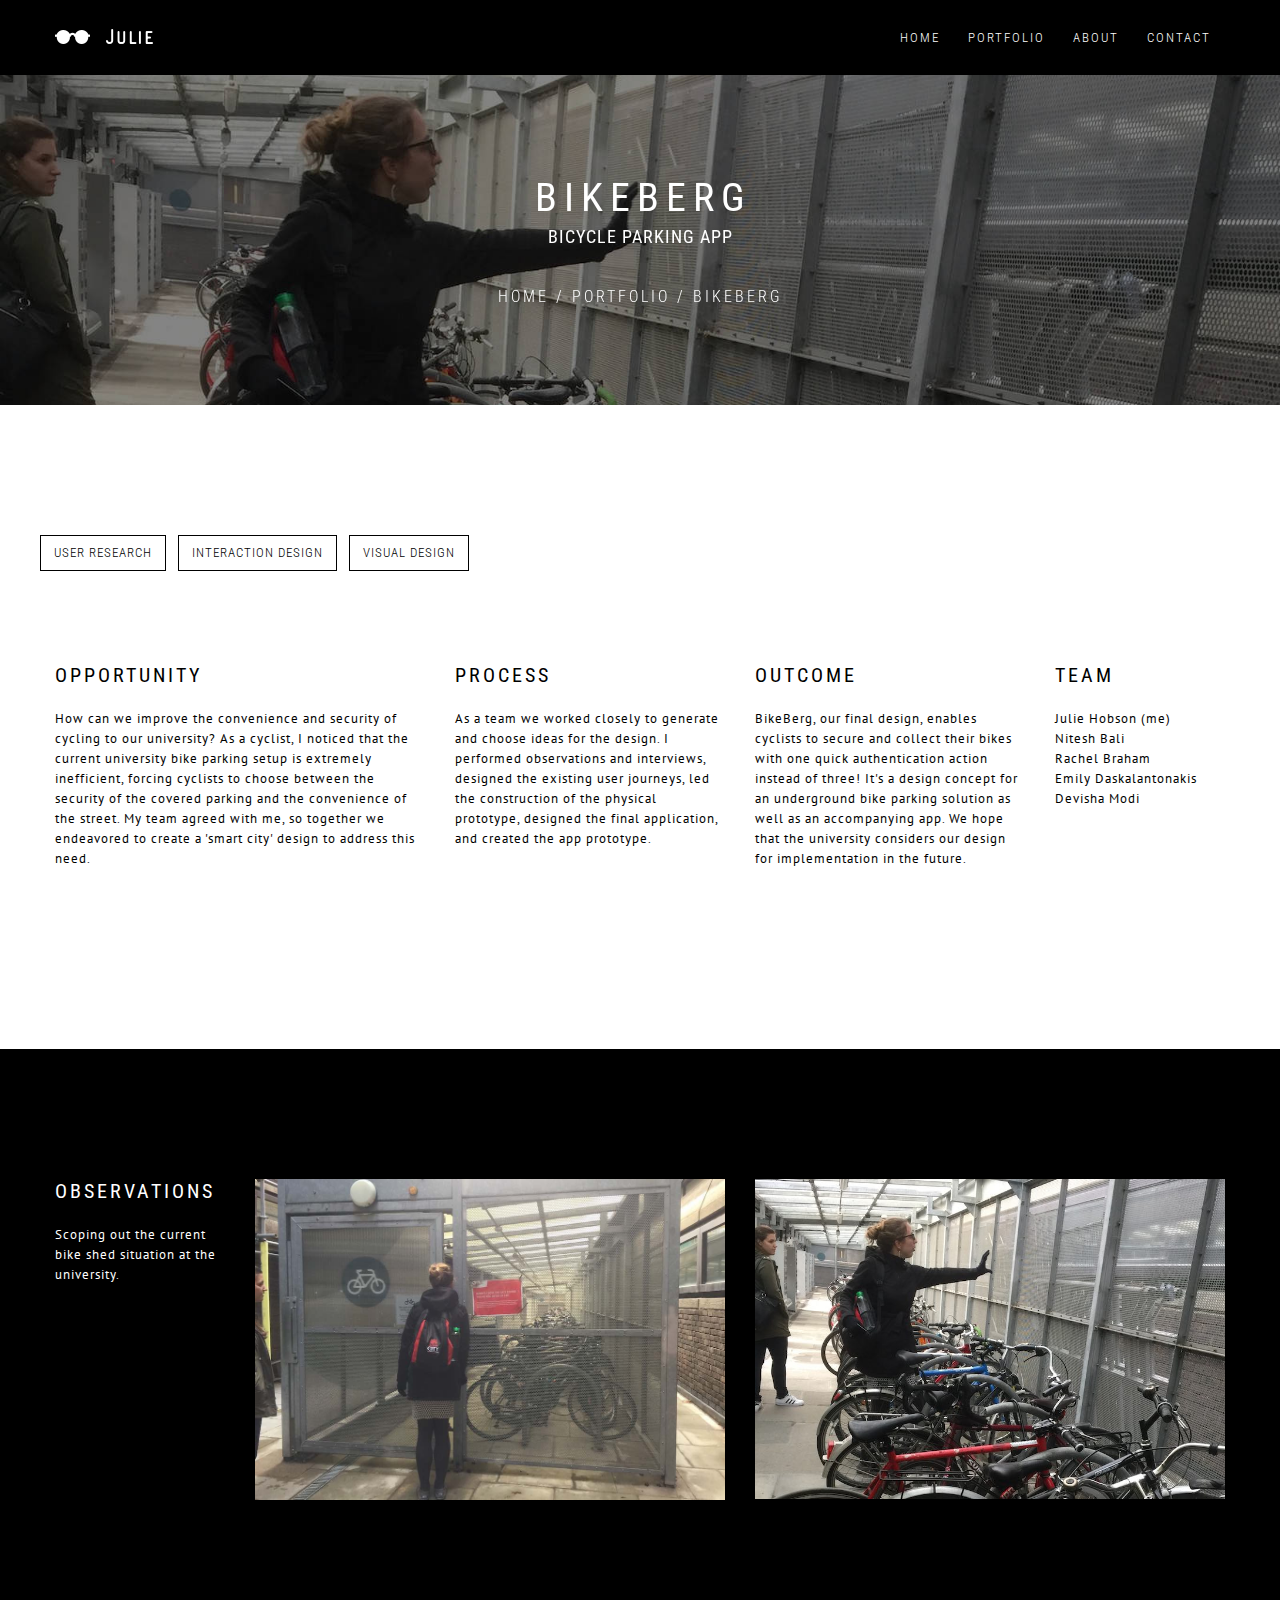
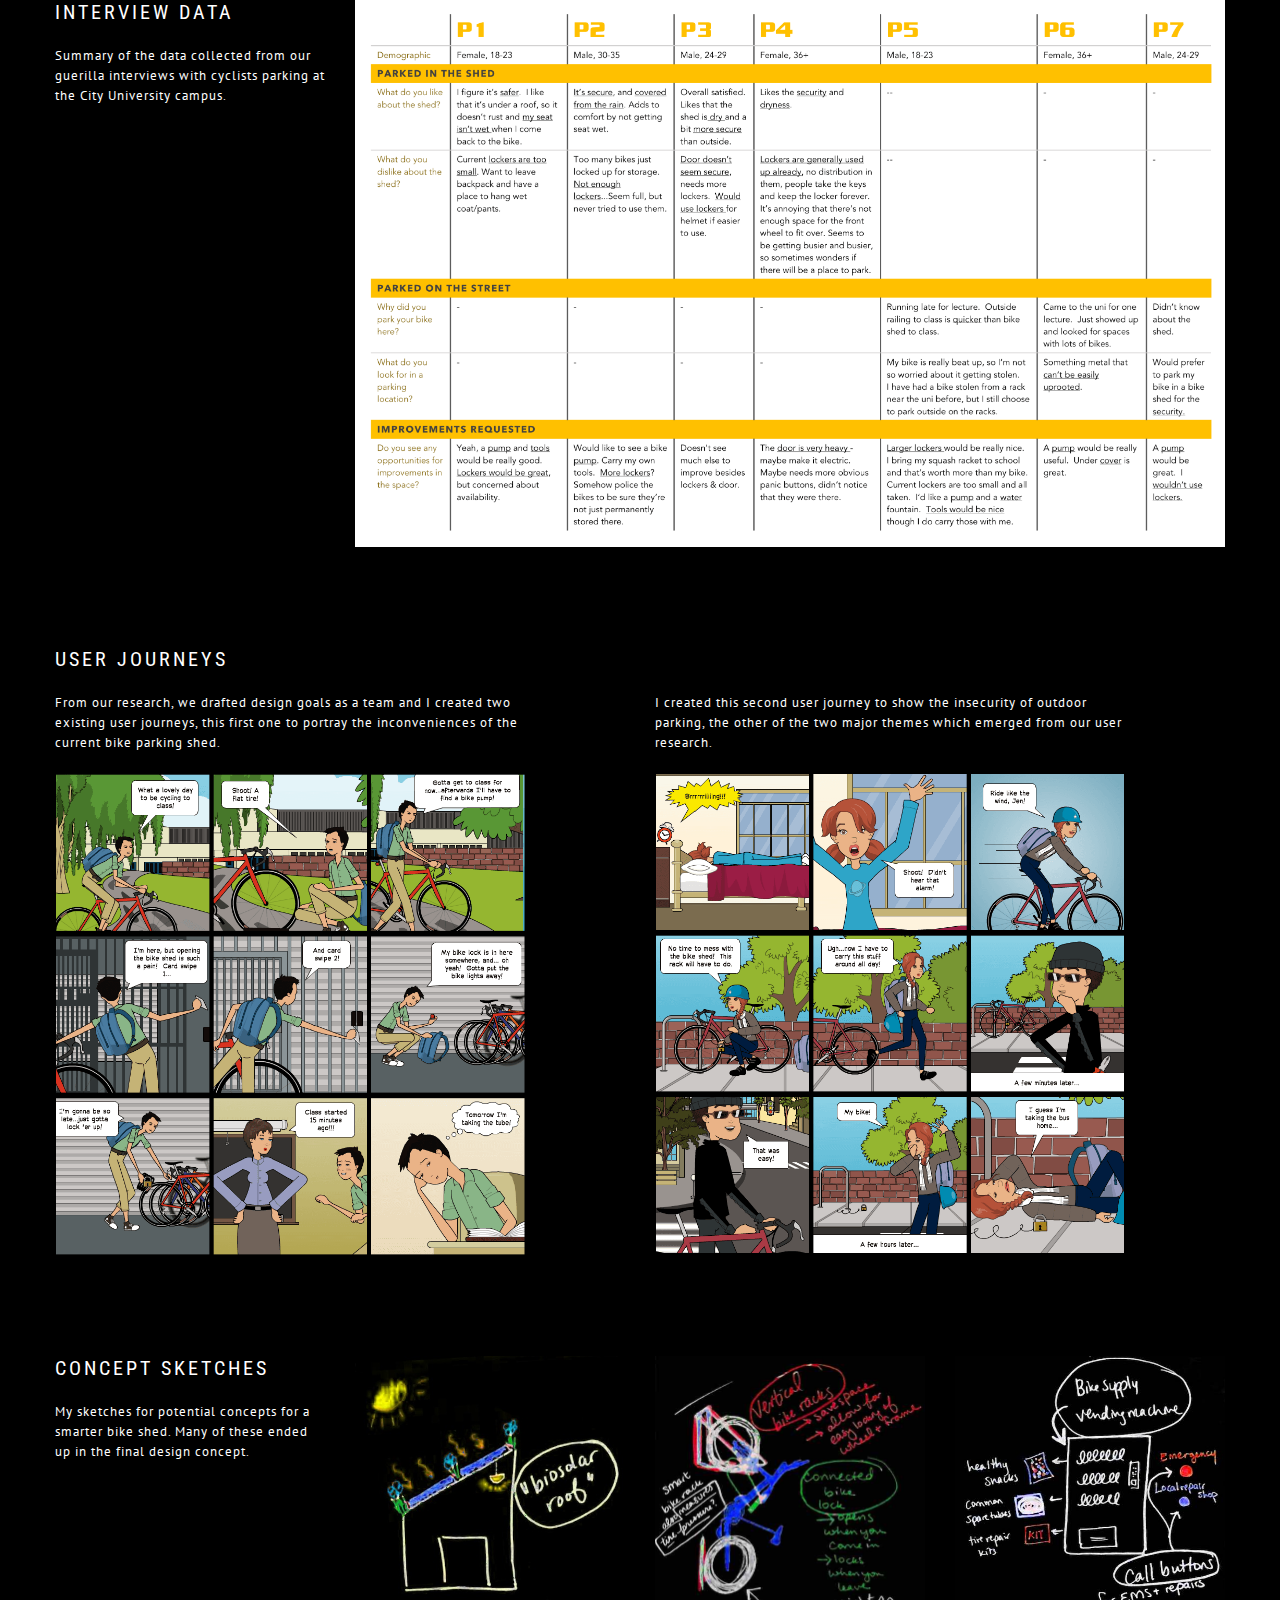
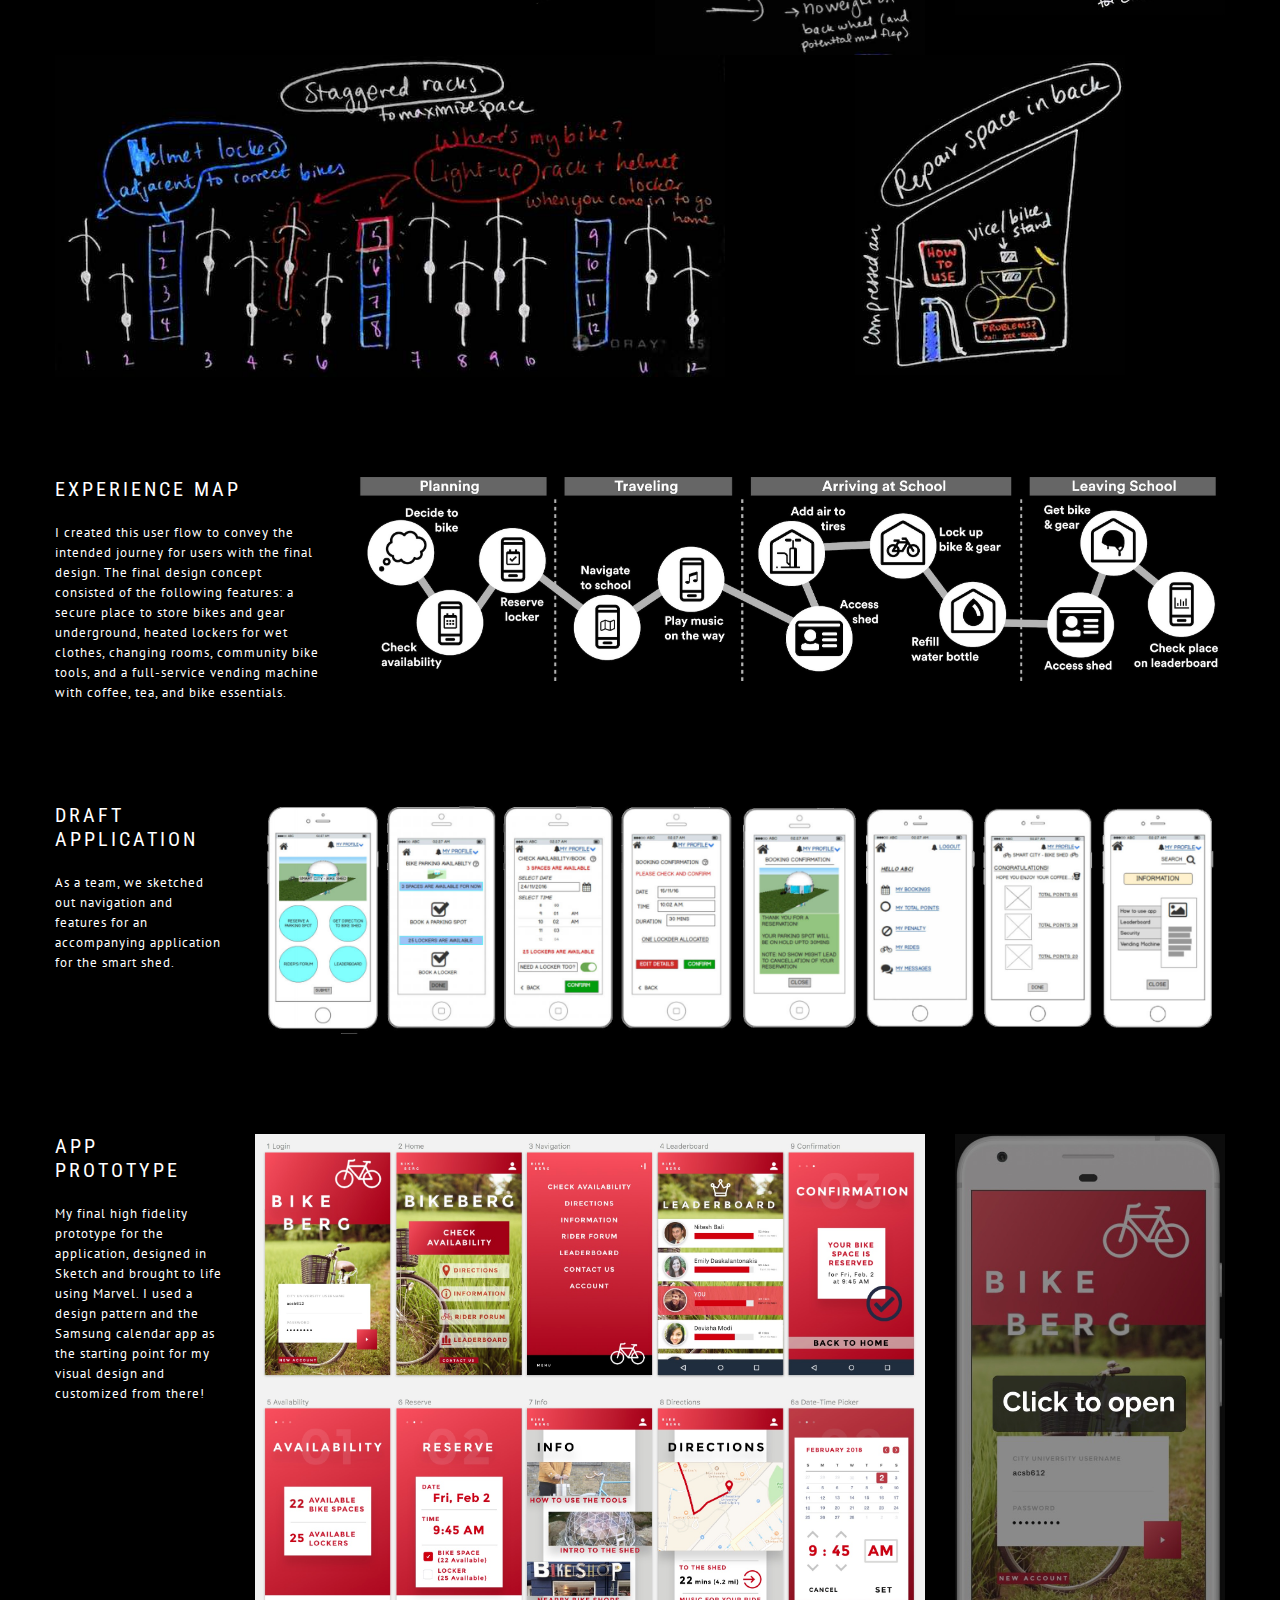
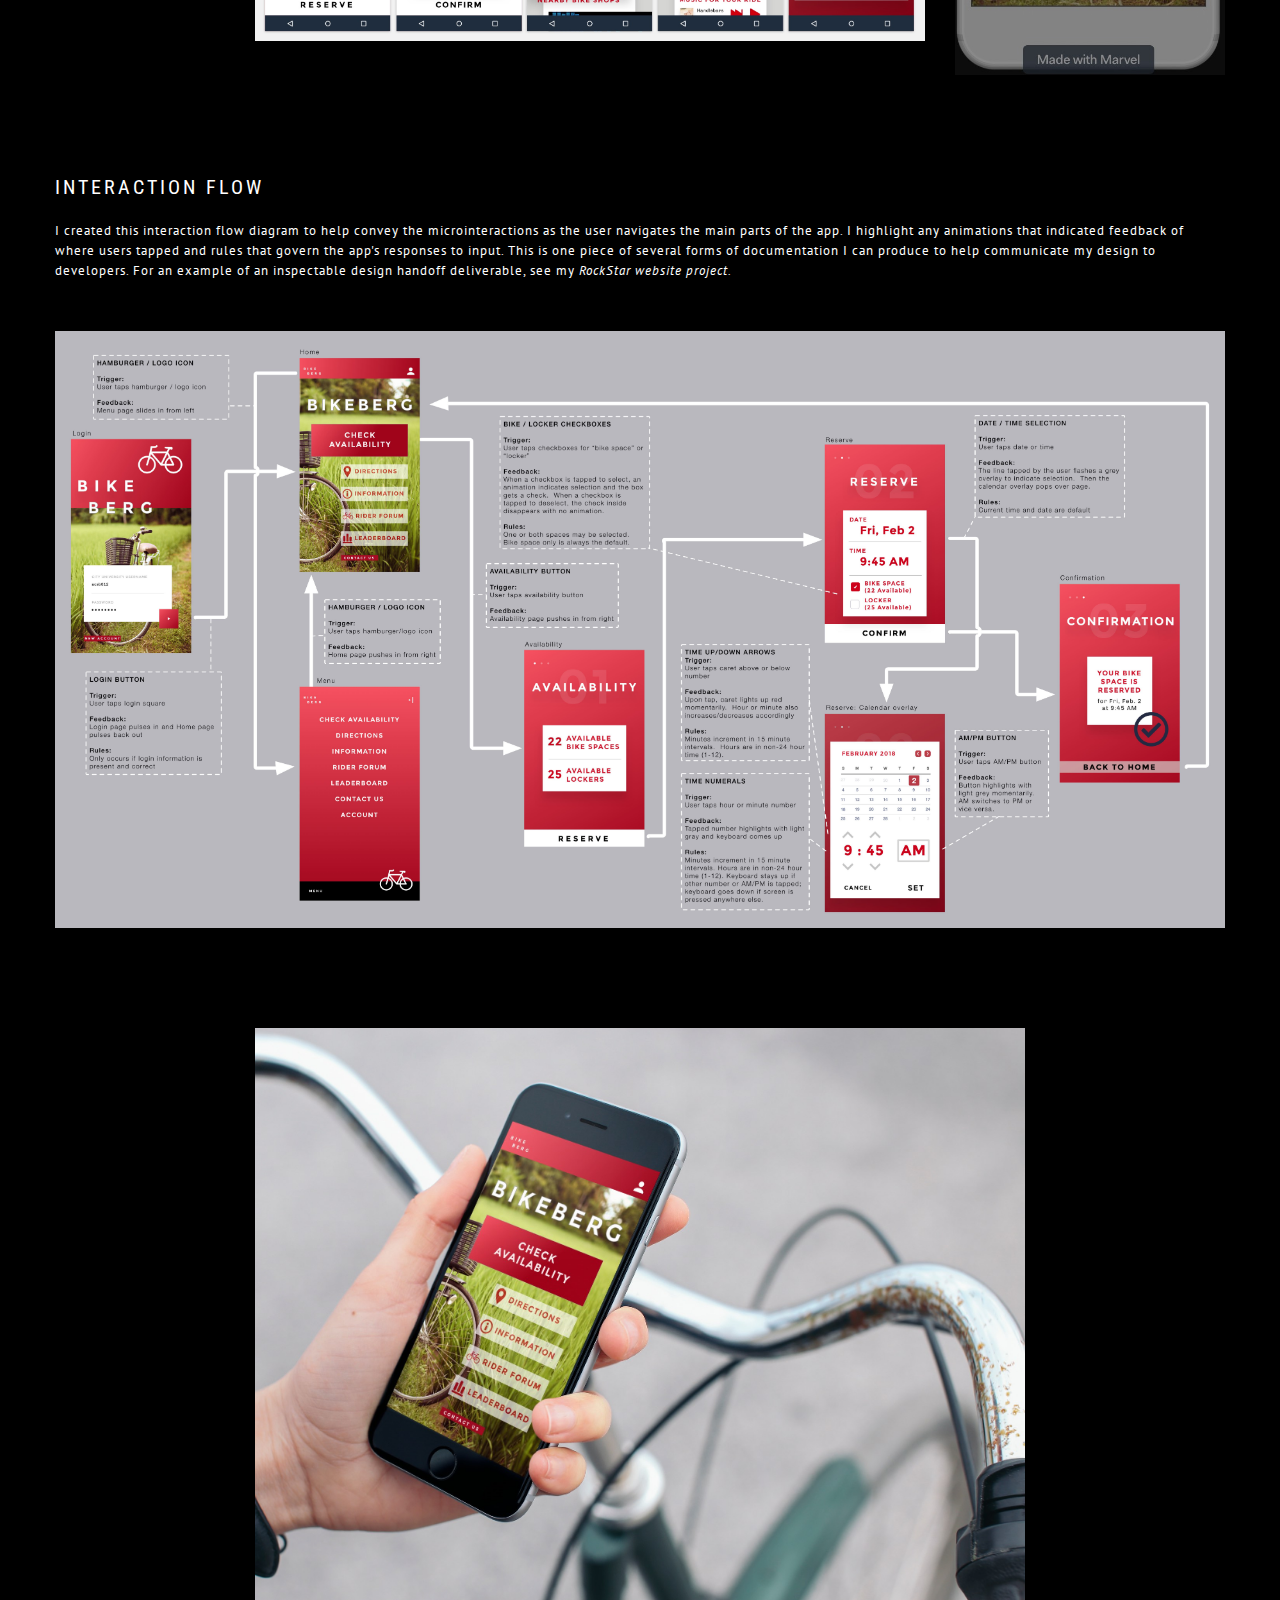
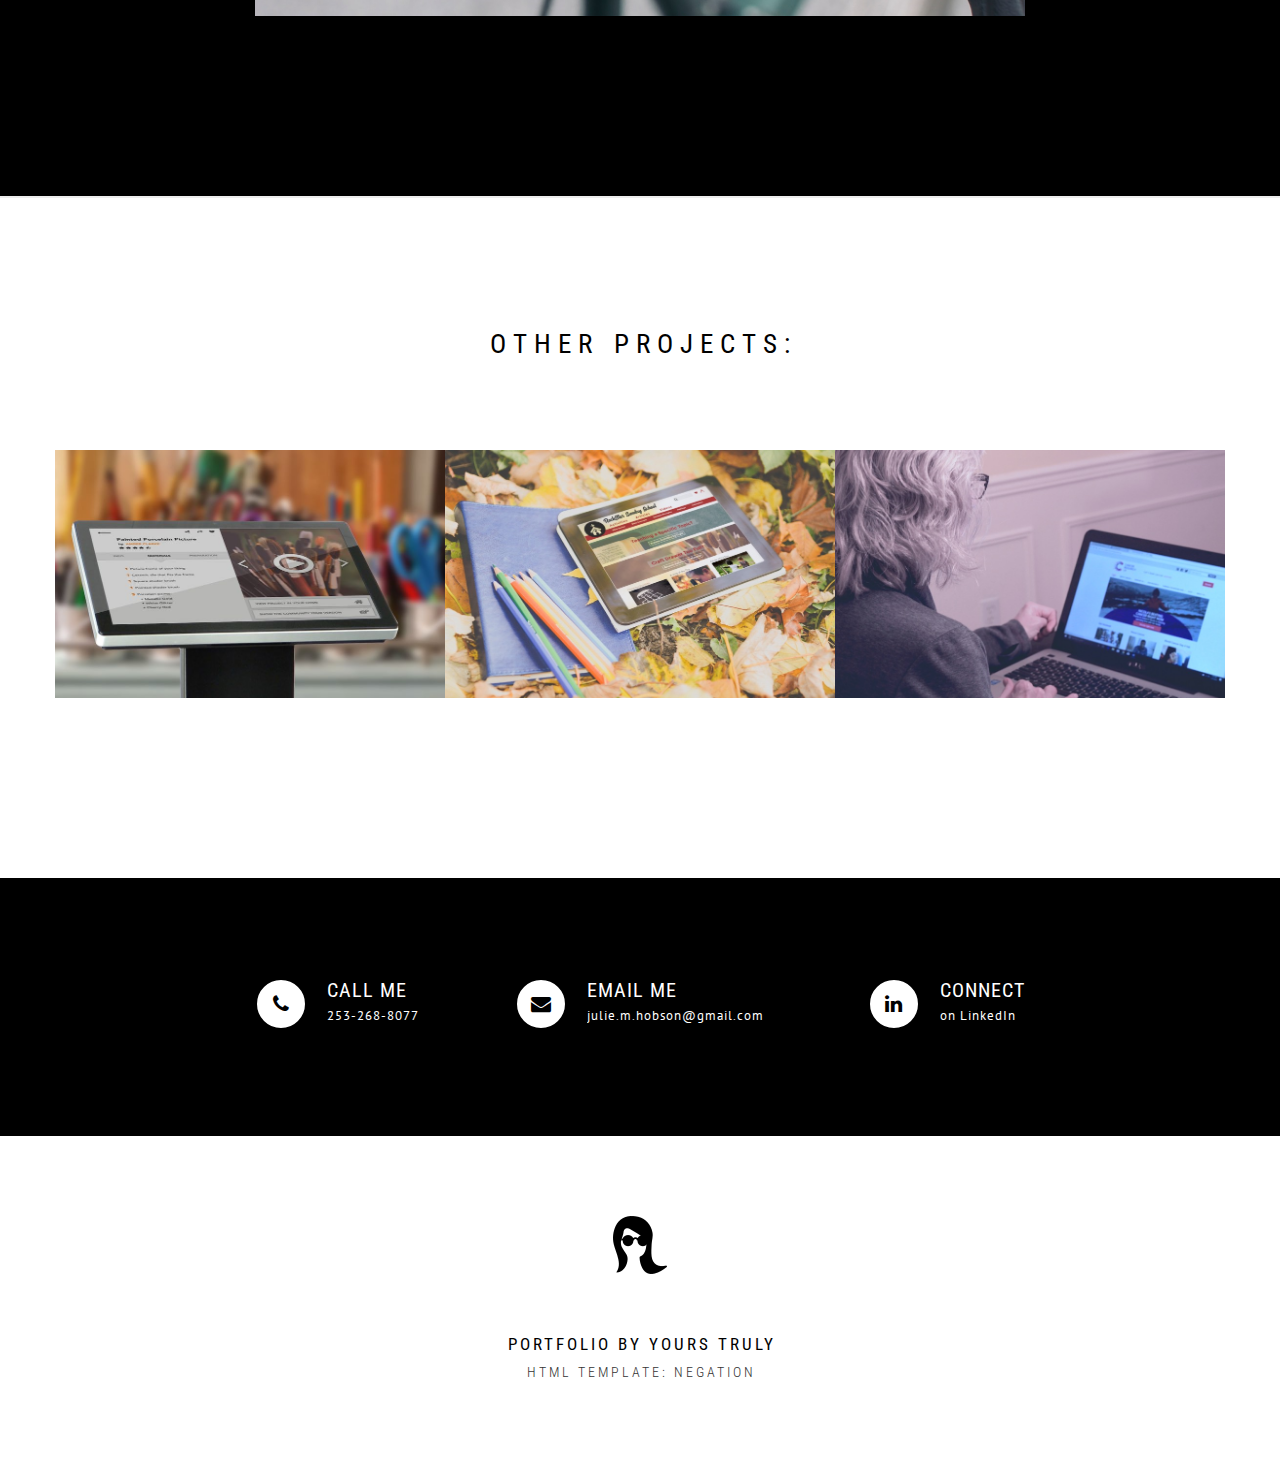
<file: bikeberg.html>
<!doctype html>
<html lang="en">
<head>
	<!-- Basic Page Needs -->
	<meta charset="utf-8">
	<title>Julie Hobson - UX Portfolio</title>
	<meta name="viewport" content="width=device-width, initial-scale=1, maximum-scale=1">

	<!-- Web Font -->
	<link href="http://fonts.googleapis.com/css?family=Roboto+Condensed:400,300,700|PT+Sans" rel="stylesheet" type="text/css">

	<!-- Plugins Stylesheets -->
	<link rel="stylesheet" href="css/font-awesome.min.css">
	<link rel="stylesheet" href="css/animate.min.css">
	<link rel="stylesheet" href="css/owl.carousel.css">
	<link rel="stylesheet" href="css/swipebox.min.css">

	<!-- Main Stylesheets -->
	<link rel="stylesheet" href="css/main.css">
	<link rel="stylesheet" href="css/responsive.css">

	<!-- Favicon (tab icon) -->
	<link rel="icon" href="images/icon-main-black.png">
</head>

<body>
	<!-- Wrapper / Start -->
	<div id="wrapper">

		<!-- Page Header / Start -->
	    <header class="page-header">

			<!-- Page Header Inner / Start -->
			<div id="page-header-inner" class="page-header-inner">

				<!-- Container / Start -->
		        <div class="container">

					<!-- column / start -->
		            <div class="col col-size-12">

						<!-- Logo -->
		                <a href="index.html" id="logo" class="logo f-left">
		                    <img src="images/logo-part-1.png" class="logo-part-1" alt="">
							<img src="images/logo-part-2.png" class="logo-part-2" alt="">
		                </a>

						<!-- Main Navigation -->
		                <nav id="main-nav" class="main-nav f-right">
		                    <ul>
		                        <li><a href="index.html">home</a></li>
		                        <li><a href="portfolio.html">portfolio</a>
		                        	<ul>
		                                <li><a href="pullsmart.html">pullsmart</a></li>
		                        		<li><a href="physio-control.html">physio-control</a></li>
		                                <li><a href="bikeberg.html">bikeberg app</a></li>
		                                <li><a href="craft.html">craft platform</a></li>
		                                <li><a href="rockstar.html">rockstar site</a></li>
		                                <li><a href="cruk.html">user testing</a></li>
		                                <li><a href="dissertation.html">dissertation</a></li>
		                            </ul> 
		                        </li>
		                        <li><a href="about.html">about</a>
								</li>
		                        <li><a href="contact.html">contact</a></li>
		                    </ul>
		                </nav>

		            </div>
					<!-- column / end -->

		        </div>
				<!-- Container / End -->

			</div>
			<!-- Page Header Inner / End -->

	    </header>
		<!-- Page Header / End -->

		<!-- Page Info / Start -->
		<section class="page-info">

			<!-- Page Info Parallax -->
			<div class="page-info-parallax" data-image="images/bikeberg-banner.jpg"></div>

			<!-- Parallax Content / Start -->
			<div class="parallax-content">

				<!-- Title -->
				<h2 class="page-info-title txt-style-plus">Bikeberg</h2>
				<h4 class="txt-white">bicycle parking app</h4>
				</br></br>
				<!-- Breadcrumbs -->
				<ul class="breadcrumbs">
					<li><a href="index.html">home</a></li>
					<li><a href="portfolio.html">portfolio</a></li>
					<li>bikeberg</li>
				</ul>

			</div>
			<!-- Parallax Content / End -->

		</section>
		<!-- Page Info / End -->

		<!-- Content / Start -->
		<section class="content">

			<!-- Container / Start -->
	    	<div class="container">

	    		<!-- Row / Start -->
				<div class="row">
	    		<!-- Tags-->
							<div class="tagcloud">
								<a href="portfolio.html">user research</a>
								<a href="portfolio.html">interaction design</a>
								<a href="portfolio.html">visual design</a>
							</div>

				</div>
				<!-- Row / End -->

				<!-- Row / Start -->
				<div class="row">

					<!-- column / start -->
					<div class="col col-size-4">

						<!-- Title -->
						<h2 class="project-title txt-style">Opportunity</h2>

						<!-- Text -->
						<p class="r-margins">How can we improve the convenience and security of cycling to our university? As a cyclist, I noticed that the current university bike parking setup is extremely inefficient, forcing cyclists to choose between the security of the covered parking and the convenience of the street.  My team agreed with me, so together we endeavored to create a 'smart city' design to address this need. </p>

					</div>
					<!-- column / end -->

					<!-- column / start -->
					<div class="col col-size-3">

						<!-- Title -->
						<h2 class="project-title txt-style">Process</h2>

						<!-- Text -->
						<p class="r-margins">As a team we worked closely to generate and choose ideas for the design.  I performed observations and interviews, designed the existing user journeys, led the construction of the physical prototype, designed the final application, and created the app prototype.</p>

					</div>
					<!-- column / end -->

					<!-- column / start -->
					<div class="col col-size-3">

						<!-- Title -->
						<h2 class="project-title txt-style">Outcome</h2>

						<!-- Text -->
						<p class="r-margins">BikeBerg, our final design, enables cyclists to secure and collect their bikes with one quick authentication action instead of three!  It's a design concept for an underground bike parking solution as well as an accompanying app.  We hope that the university considers our design for implementation in the future.</p>

					</div>
					<!-- column / end -->

					<!-- column / start -->
					<div class="col col-size-2">

						<!-- Title -->
						<h2 class="project-title txt-style">team</h2>

						<!-- Text -->
						<p class="r-margins">Julie Hobson (me)</p>
						<p class="r-margins">Nitesh Bali</p>
						<p class="r-margins">Rachel Braham</p>
						<p class="r-margins">Emily Daskalantonakis</p>
						<p class="r-margins">Devisha Modi</p>

					</div>
					<!-- column / end -->

				</div>
				<!-- Row / End -->

			</div>
			<!-- Container / End -->

		</section>
		<!-- Content / End -->


	<!-- Content / Start -->
		<section class="content bg-black">

			<!-- Container / Start -->
	    	<div class="container">

	        	<!-- Row / Start -->
	        	<div class="row">
					
					<!-- column / start -->
					<div class="col col-size-2">
						<!-- Title -->
						<h2 class="project-title txt-style txt-white">OBSERVATIONS</h2>

						<!-- Text -->
						<p class="r-margins txt-white">Scoping out the current bike shed situation at the university.</p>
					</div>
					<!-- column / end -->

					<!-- column / start -->
					<div class="col col-size-5">
							<figure>
					    			<img src="images/bb-1.jpg" class="pf-item-img" alt="Julie entering bike shed">
					      	</figure>
					</div>
					<!-- column / end -->

					<!-- column / start -->
					<div class="col col-size-5">
							<figure>
					    			<img src="images/bb-2.jpg" class="pf-item-img" alt="Julie and Emily looking around bike shed">
					      	</figure>
					</div>
					<!-- column / end -->

	        	</div>
	        	<!-- Row / End -->

	        	<!-- Row / Start -->
	        	<div class="row">
					
					<!-- column / start -->
					<div class="col col-size-3">
						<!-- Title -->
						<h2 class="project-title txt-style txt-white">INTERVIEW DATA</h2>

						<!-- Text -->
						<p class="r-margins txt-white">Summary of the data collected from our guerilla interviews with cyclists parking at the City University campus. </p>
					</div>
					<!-- column / end -->

					<!-- column / start -->
					<div class="col col-size-9">
							<figure>
					    			<img src="images/bb-3.gif" class="pf-item-img" alt="table of interview data, containing 7 participants who parked bikes at the university">
					      	</figure>
					</div>
					<!-- column / end -->


	        	</div>
	        	<!-- Row / End -->

	        	<!-- Row / Start -->
	        	<div class="row">
					
					<!-- column / start -->
					<div class="col col-size-5">

						<!-- Title -->
						<h2 class="project-title txt-style txt-white">USER JOURNEYS</h2>

						<!-- Text -->
						<p class="r-margins txt-white">From our research, we drafted design goals as a team and I created two existing user journeys, this first one to portray the inconveniences of the current bike parking shed.</p>

						</br>

						<a href="images/bb-4.png" target="_blank">
							<figure>
					    		<img src="images/bb-4.png" class="pf-item-img" alt="user journey 1, showing boy late to class because of number of steps needed to park in current shed">
					   		</figure>
					   	</a>

					</div>
					<!-- column / end -->

					<!-- column / start -->
					<div class="col col-size-1 spacer">
						<!-- Spacing -->
						<h2 class="project-title txt-style">&nbsp;</h2>
					</div>
					<!-- column / end -->

					<!-- column / start -->
					<div class="col col-size-5">

						<!-- Title -->
						<h2 class="project-title txt-style spacer">&nbsp;</h2>

						<!-- Text -->
						<p class="r-margins txt-white">I created this second user journey to show the insecurity of outdoor parking, the other of the two major themes which emerged from our user research.</p>

						</br>
						<a href="images/bb-5.png">
							<figure>
					    		<img src="images/bb-5.png" class="pf-item-img" alt="user journey 1, showing girl having her bike stolen when parking it on the street">
					   		</figure>
					   	</a>

					</div>
					<!-- column / end -->

	        	</div>
	        	<!-- Row / End -->

				<!-- Row / Start -->
	        	<div class="row">
					
					<!-- column / start -->
					<div class="col col-size-3">
						<!-- Title -->
						<h2 class="project-title txt-style txt-white">concept sketches</h2>

						<!-- Text -->
						<p class="r-margins txt-white">My sketches for potential concepts for a smarter bike shed.  Many of these ended up in the final design concept.  </p>
					</div>
					<!-- column / end -->

					<!-- column / start -->
					<div class="col col-size-3">
							<figure>
					    			<img src="images/bb-6.jpg" class="pf-item-img" alt="sketch of biosolar roof">
					      	</figure>
					</div>
					<!-- column / end -->

					<!-- column / start -->
					<div class="col col-size-3">
							<figure>
					    			<img src="images/bb-10.jpg" class="pf-item-img" alt="sketch of vertical bike rack">
					      	</figure>
					</div>
					<!-- column / end -->


					<!-- column / start -->
					<div class="col col-size-3">
							<figure>
					    			<img src="images/bb-7.jpg" class="pf-item-img" alt="sketch of vending machine">
					      	</figure>
					</div>
					<!-- column / end -->


					<!-- column / start -->
					<div class="col col-size-7">
							<figure>
					    			<img src="images/bb-9.jpg" class="pf-item-img" alt="sketch of staggered racks">
					      	</figure>
					</div>
					<!-- column / end -->

					<!-- column / start -->
					<div class="col col-size-1 spacer">
						<!-- Spacing -->
						<h2 class="project-title txt-style">&nbsp;</h2>
					</div>
					<!-- column / end -->

					<!-- column / start -->
					<div class="col col-size-3">
							<figure>
					    			<img src="images/bb-8.jpg" class="pf-item-img" alt="sketch of repair space">
					      	</figure>
					</div>
					<!-- column / end -->

	        	</div>
	        	<!-- Row / End -->

	        	<!-- Row / Start -->
	        	<div class="row">
					
					<!-- column / start -->
					<div class="col col-size-3">
						<!-- Title -->
						<h2 class="project-title txt-style txt-white">EXPERIENCE MAP</h2>

						<!-- Text -->
						<p class="r-margins txt-white">I created this user flow to convey the intended journey for users with the final design.  The final design concept consisted of the following features: a secure place to store bikes and gear underground, heated lockers for wet clothes, changing rooms, community bike tools, and a full-service vending machine with coffee, tea, and bike essentials.  </p>
					</div>
					<!-- column / end -->

					<!-- column / start -->
					<div class="col col-size-9">
							<figure>
					    			<img src="images/bb-14.jpg" class="pf-item-img" alt="map of intended user flow with new system: steps from planning a bike commute to biking home">
					      	</figure>
					</div>
					<!-- column / end -->

	        	</div>
	        	<!-- Row / End -->

	        	<!-- Row / Start -->
	        	<div class="row">
					
					<!-- column / start -->
					<div class="col col-size-2">
						<!-- Title -->
						<h2 class="project-title txt-style txt-white">DRAFT APPLICATION</h2>

						<!-- Text -->
						<p class="r-margins txt-white">As a team, we sketched out navigation and features for an accompanying application for the smart shed. </p>
					</div>
					<!-- column / end -->

					<!-- column / start -->
					<div class="col col-size-10">
							<figure>
					    			<img src="images/bb-15.jpg" class="pf-item-img" alt="8 wireframes of application features">
					      	</figure>
					</div>
					<!-- column / end -->

	        	</div>
	        	<!-- Row / End -->

	        	<!-- Row / Start -->
	        	<div class="row">
					
					<!-- column / start -->
					<div class="col col-size-2">
						<!-- Title -->
						<h2 class="project-title txt-style txt-white">app prototype</h2>

						<!-- Text -->
						<p class="r-margins txt-white">My final high fidelity prototype for the application, designed in Sketch and brought to life using Marvel.  I used a design pattern and the Samsung calendar app as the starting point for my visual design and customized from there!</p>
					</div>
					<!-- column / end -->

					<!-- column / start -->
					<div class="col col-size-7">
						<a href="images/bb-16.jpg">
							<figure>
					    		<img src="images/bb-16.jpg" class="pf-item-img" alt="10 visually designed screens in app">
					   		</figure>
					   	</a>
					</div>
					<!-- column / end -->

					<!-- column / start -->
					<div class="col col-size-3">

						<a href="https://marvelapp.com/2aae8ee" target="_blank">
							<figure>
					    		<img src="images/bb-prototype.jpg" class="pf-item-img" alt="link to clickable app prototype">
						    </figure>
						</a>

					</div>
					<!-- column / end -->

	        	</div>
	        	<!-- Row / End -->

	        	<!-- Row / Start -->
	        	<div class="row row-continue">

	        		<!-- column / start -->
					<div class="col col-size-12">

						<!-- Title -->
						<h2 class="project-title txt-style txt-white">interaction flow</h2>

						<!-- Text -->
						<p class="r-margins txt-white">I created this interaction flow diagram to help convey the microinteractions as the user navigates the main parts of the app.  I highlight any animations that indicated feedback of where users tapped and rules that govern the app's responses to input.  This is one piece of several forms of documentation I can produce to help communicate my design to developers.  For an example of an inspectable design handoff deliverable, see my <a href="rockstar.html">RockStar website project.</a></p>
						
					</div>
					<!-- column / end -->

				</div>
	        	<!-- Row / End -->

	        	<!-- Row / Start -->
	        	<div class="row row-center">

	        		<!-- column / start -->
					<div class="col col-size-12">

						<a href="images/bb-18.jpg" target="_blank">
							<figure>
					    		<img src="images/bb-18.jpg" class="pf-item-img" alt="interaction flow diagram showing the microinteractions of navigating the app">
						    </figure>
						</a>

					</div>
					<!-- column / end -->

	        	</div>
	        	<!-- Row / End -->

	        	<!-- Row / Start -->
	        	<div class="row row-center">

	        		<!-- column / start -->
					<div class="col col-size-8">

							<figure>
					    		<img src="images/bb-17.jpg" class="pf-item-img" alt="mockup of bikeberg app">
					   		</figure>

					</div>
					<!-- column / end -->

	        	</div>
	        	<!-- Row / End -->

	    	</div>
	    	<!-- Container / End -->

		</section>
		<!-- Content / End -->

		<!-- Split Line -->
		<div class="split-line"></div>

		<!-- Content / Start -->
		<section class="content">

			<!-- Container / Start -->
	    	<div class="container">

				<!-- Title -->
				<div class="title-2-body">
					<h2 class="title-2 txt-style-plus">other projects:</h2>
				</div>

				<!-- Row / Start -->
				<div class="row">

					<!-- column / start -->
					<div class="col col-size-12">

						<!-- Portfolio Item -->
						<div class="col-fluid col-fluid-one-third pf-item">
							<a href="craft.html">
								<figure>
						    		<img src="images/craft-preview.jpg" class="pf-item-img" alt="mockup of craft collective interface">
						        	<figcaption class="pf-item-overlay">
						        		<h3 class="pf-item-name txt-style">the craft collective</h3>
						        		<p class="pf-item-category txt-style">platform design</p>
						    		</figcaption>
						      	</figure>
							</a>
						</div>

						<!-- Portfolio Item -->
						<div class="col-fluid col-fluid-one-third pf-item">
							<a href="rockstar.html">
								<figure>
						    		<img src="images/rsss-8.jpg" class="pf-item-img" alt="mockup of rockstar website">
						        	<figcaption class="pf-item-overlay">
						        		<h3 class="pf-item-name txt-style">Rockstar sunday school</h3>
						        		<p class="pf-item-category txt-style">website design</p>
						    		</figcaption>
						      	</figure>
							</a>
						</div>

						<!-- Portfolio Item -->
						<div class="col-fluid col-fluid-one-third pf-item">
							<a href="cruk.html">
								<figure>
						    		<img src="images/cruk-preview.jpg" class="pf-item-img" alt="woman browsing cancer research uk website">
						        	<figcaption class="pf-item-overlay">
						        		<h3 class="pf-item-name txt-style">Cancer Research UK</h3>
						        		<p class="pf-item-category txt-style">usability evaluation</p>
						    		</figcaption>
						      	</figure>
							</a>
						</div>

					</div>
					<!-- column / end -->

				</div>
				<!-- Row / End -->

			</div>
			<!-- Container / End -->

		</section>
		<!-- Content / End -->

		<!-- Content / Start -->
		<section class="content bg-black txt-white padding-100">

			<!-- Container / Start -->
			<div class="container">

				<!-- Row / Start -->
				<div class="row r-margins">

					<!-- column / start -->
					<div class="col col-size-8 col-offset-2">

						<!-- Get in Touch -->
						<ul class="get-in-touch-list">
							<li>
								<div class="get-in-touch f-left">
									<a href="tel:253-268-8077" target="_blank">
										<i class="fa fa-phone get-in-touch-icon"></i>
									</a>
									<div class="of-hidden f-left">
										<h4 class="get-in-touch-title">call me</h4>
										<p><a href="tel:253-268-8077" target="_blank">253-268-8077</a></p>
									</div>
								</div>
							</li>
							<li class="txt-center">
								<div class="get-in-touch d-i-block">
									<a href="mailto:julie.m.hobson@gmail.com" target="_blank">
										<i class="fa fa-envelope get-in-touch-icon"></i>
									</a>
									<div class="of-hidden f-left">
										<h4 class="get-in-touch-title">email me</h4>
										<p><a href="mailto:julie.m.hobson@gmail.com" target="_blank">julie.m.hobson@gmail.com</a></p>
									</div>
								</div>
							</li>
							<li>
								<div class="get-in-touch f-right">
									<a href="https://www.linkedin.com/in/juliehobson/" target="_blank">
										<i class="fa fa-linkedin get-in-touch-icon"></i>
									</a>
									<div class="of-hidden f-left">
										<h4 class="get-in-touch-title">connect</h4>
										<p><a href="https://www.linkedin.com/in/juliehobson/" target="_blank">on LinkedIn</a></p>
									</div>
								</div>
							</li>
						</ul>

					</div>
					<!-- column / end -->

				</div>
				<!-- Row / End -->

			</div>
			<!-- Container / End -->

		</section>
		<!-- Content / End -->

		<!-- Page Fotter / Start -->
		<footer class="page-footer">

			<!-- Container / Start -->
			<div class="container">

				<!-- column / start -->
				<div class="col col-size-12">

					<!-- Logo -->
					<img src="images/icon-main-black.png" class="page-footer-logo" alt="">

					<!-- Text -->
					<p class="copyright r-margins txt-style ">Portfolio by Yours Truly</p>
					<p class="r-margins txt-style">html template: Negation</p>

				</div>
				<!-- column / end -->

			</div>
			<!-- Container / End -->

		</footer>
		<!-- Page Fotter / End -->

	</div>
	<!-- Wrapper / End -->

<!-- JavaScript -->
<script src="js/jquery.min.js"></script>
<script src="js/modernizr-custom.js"></script>
<script src="js/jquery.unslider-custom.min.js"></script>
<script src="js/jquery.owl.carousel.min.js"></script>
<script src="js/jquery.imageScroll.min.js"></script>
<script src="js/jquery.isotope.min.js"></script>
<script src="js/jquery.swipebox.min.js"></script>
<script src="js/jquery.smartResize.min.js"></script>
<script src="js/jquery.delayLaunch.min.js"></script>
<script src="js/jquery.countTo.js"></script>
<script src="js/jquery.browser.min.js"></script>
<script src="js/jquery.contact.js"></script>
<script src="js/wow.min.js"></script>
<script src="js/custom.js"></script>

</body>
</html>
</file>
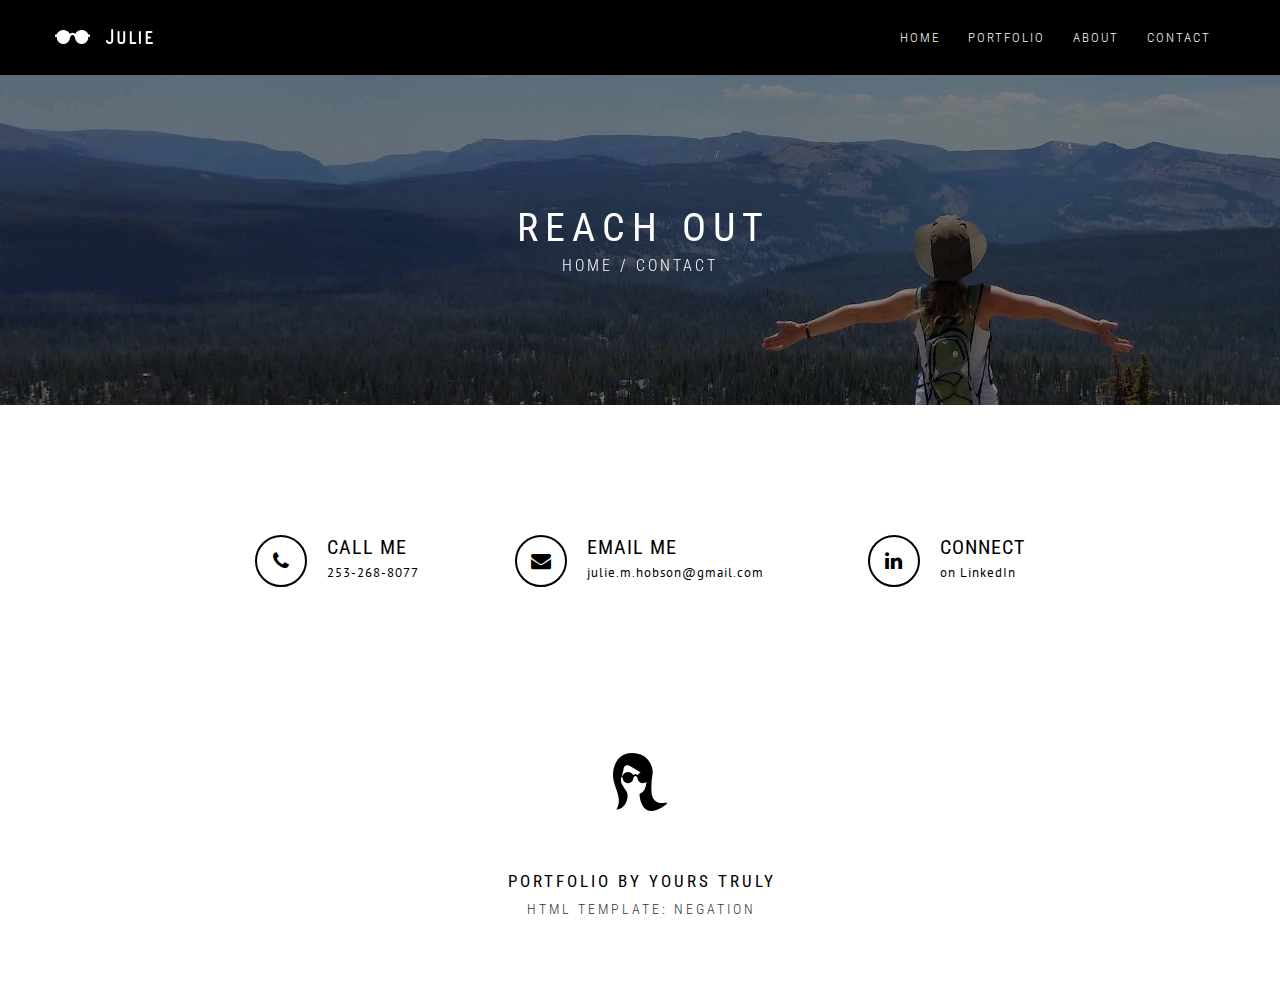
<file: contact.html>
<!doctype html>
<html lang="en">
<head>
	<!-- Basic Page Needs -->
	<meta charset="utf-8">
	<title>Julie Hobson - UX Portfolio</title>
	<meta name="viewport" content="width=device-width, initial-scale=1, maximum-scale=1">

	<!-- Web Font -->
	<link href="http://fonts.googleapis.com/css?family=Roboto+Condensed:400,300,700|PT+Sans" rel="stylesheet" type="text/css">

	<!-- Plugins Stylesheets -->
	<link rel="stylesheet" href="css/font-awesome.min.css">
	<link rel="stylesheet" href="css/animate.min.css">
	<link rel="stylesheet" href="css/owl.carousel.css">
	<link rel="stylesheet" href="css/swipebox.min.css">

	<!-- Main Stylesheets -->
	<link rel="stylesheet" href="css/main.css">
	<link rel="stylesheet" href="css/responsive.css">
</head>

<body>
	<!-- Wrapper / Start -->
	<div id="wrapper">

		<!-- Page Header / Start -->
	    <header class="page-header">

			<!-- Page Header Inner / Start -->
			<div id="page-header-inner" class="page-header-inner">

				<!-- Container / Start -->
		        <div class="container">

					

					<!-- column / start -->
		            <div class="col col-size-12">

						<!-- Logo -->
		                <a href="index.html" id="logo" class="logo f-left">
		                    <img src="images/logo-part-1.png" class="logo-part-1" alt="">
							<img src="images/logo-part-2.png" class="logo-part-2" alt="">
		                </a>

						<!-- Main Navigation -->
		                <nav id="main-nav" class="main-nav f-right">
		                    <ul>
		                        <li><a href="index.html">home</a></li>
		                        <li><a href="portfolio.html">portfolio</a>
		                        	<ul>
		                                <li><a href="pullsmart.html">pullsmart</a></li>
		                        		<li><a href="physio-control.html">physio-control</a></li>
		                                <li><a href="bikeberg.html">bikeberg app</a></li>
		                                <li><a href="craft.html">craft platform</a></li>
		                                <li><a href="rockstar.html">rockstar site</a></li>
		                                <li><a href="cruk.html">user testing</a></li>
		                                <li><a href="dissertation.html">dissertation</a></li>
		                            </ul> 
		                        </li>
		                        <li><a href="about.html">about</a>
								</li>
		                        <li><a href="contact.html">contact</a></li>
		                    </ul>
		                </nav>

		            </div>
					<!-- column / end -->

		        </div>
				<!-- Container / End -->

			</div>
			<!-- Page Header Inner / End -->

	    </header>
		<!-- Page Header / End -->

		<!-- Page Info / Start -->
		<section class="page-info">

			<!-- Page Info Parallax -->
			<div class="page-info-parallax" data-image="images/contact-banner.jpg"></div>

			<!-- Parallax Content / Start -->
			<div class="parallax-content">

				<!-- Title -->
				<h2 class="page-info-title txt-style-plus">reach out</h2>

				<!-- Breadcrumbs -->
				<ul class="breadcrumbs">
					<li><a href="index.html">home</a></li>
					<li>contact</li>
				</ul>

			</div>
			<!-- Parallax Content / End -->

		</section>
		<!-- Page Info / End -->

		<!-- Content / Start -->
		<section class="content">

			<!-- Container / Start -->
			<div class="container">

				<!-- Row / Start -->
				<div class="row r-margins">

					<!-- column / start -->
					<div class="col col-size-8 col-offset-2">

						<!-- Get in Touch -->
						<ul class="get-in-touch-list">
							<li class="connect-left">
								<div class="get-in-touch f-left">
									<a href="tel:253-268-8077" target="_blank">
										<i class="fa fa-phone get-in-touch-icon"></i>
									</a>
									<div class="of-hidden f-left">
										<h4 class="get-in-touch-title">call me</h4>
										<p><a href="tel:253-268-8077" target="_blank">253-268-8077</a></p>
									</div>
								</div>
							</li>
							<li class="txt-center connect-center">
								<div class="get-in-touch d-i-block">
									<a href="mailto:julie.m.hobson@gmail.com" target="_blank">
										<i class="fa fa-envelope get-in-touch-icon"></i>
									</a>
									<div class="of-hidden f-left">
										<h4 class="get-in-touch-title">email me</h4>
										<p><a href="mailto:julie.m.hobson@gmail.com" target="_blank">julie.m.hobson@gmail.com</a></p>
									</div>
								</div>
							</li>
							<li>
								<div class="get-in-touch f-right">
									<a href="https://www.linkedin.com/in/juliehobson/" target="_blank">
										<i class="fa fa-linkedin get-in-touch-icon"></i>
									</a>
									<div class="of-hidden f-left">
										<h4 class="get-in-touch-title">connect</h4>
										<p><a href="https://www.linkedin.com/in/juliehobson/" target="_blank">on LinkedIn</a></p>
									</div>
								</div>
							</li>
						</ul>

					</div>
					<!-- column / end -->

				</div>
				<!-- Row / End -->

			</div>
			<!-- Container / End -->

		</section>
		<!-- Content / End -->

	<!-- Page Fotter / Start -->
		<footer class="page-footer">

			<!-- Container / Start -->
			<div class="container">

				<!-- column / start -->
				<div class="col col-size-12">

					<!-- Logo -->
					<img src="images/icon-main-black.png" class="page-footer-logo" alt="">

					<!-- Text -->
					<p class="copyright r-margins txt-style ">Portfolio by Yours Truly</p>
					<p class="r-margins txt-style">html template: Negation</p>

				</div>
				<!-- column / end -->

			</div>
			<!-- Container / End -->

		</footer>
		<!-- Page Fotter / End -->

	</div>
	<!-- Wrapper / End -->

<!-- JavaScript -->
<script src="js/jquery.min.js"></script>
<script src="js/modernizr-custom.js"></script>
<script src="js/jquery.unslider-custom.min.js"></script>
<script src="js/jquery.owl.carousel.min.js"></script>
<script src="js/jquery.imageScroll.min.js"></script>
<script src="js/jquery.isotope.min.js"></script>
<script src="js/jquery.swipebox.min.js"></script>
<script src="js/jquery.smartResize.min.js"></script>
<script src="js/jquery.delayLaunch.min.js"></script>
<script src="js/jquery.countTo.js"></script>
<script src="js/jquery.browser.min.js"></script>
<script src="js/jquery.contact.js"></script>
<script src="js/wow.min.js"></script>
<script src="js/custom.js"></script>

</body>
</html>
</file>
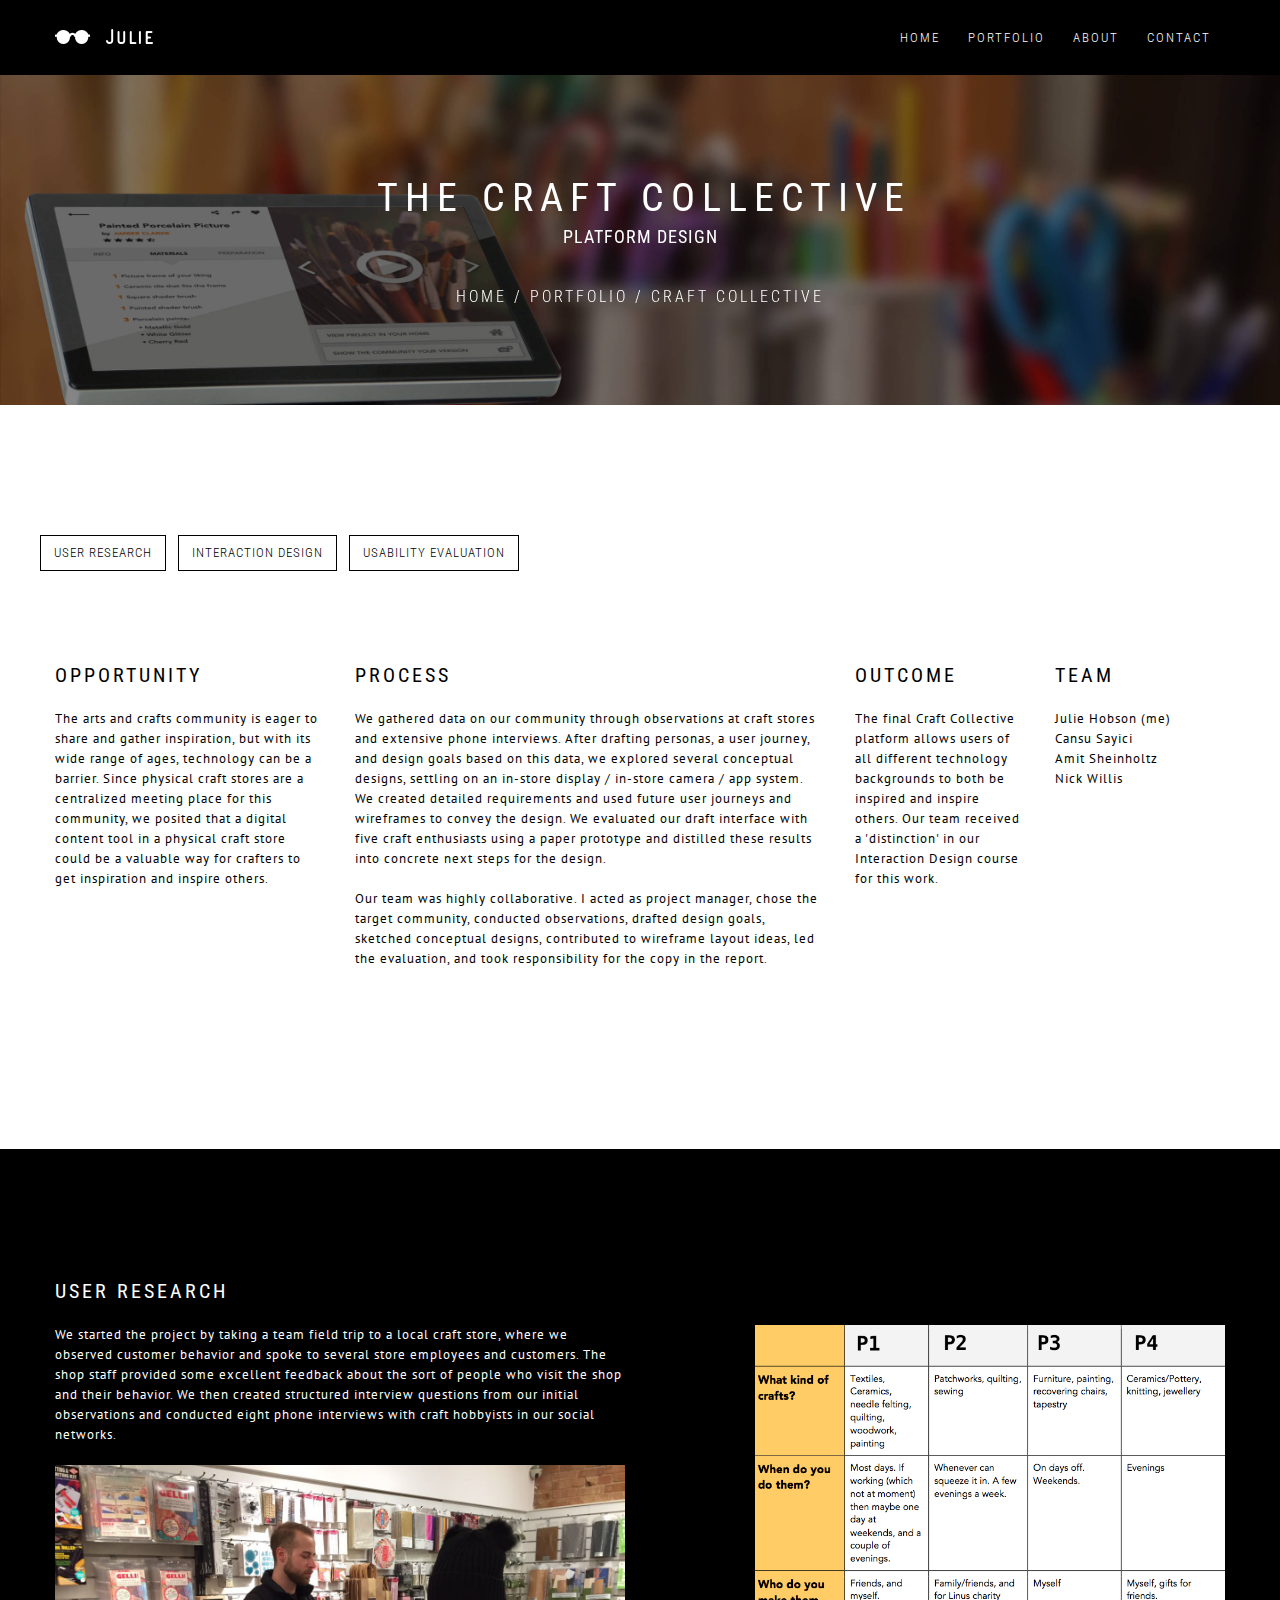
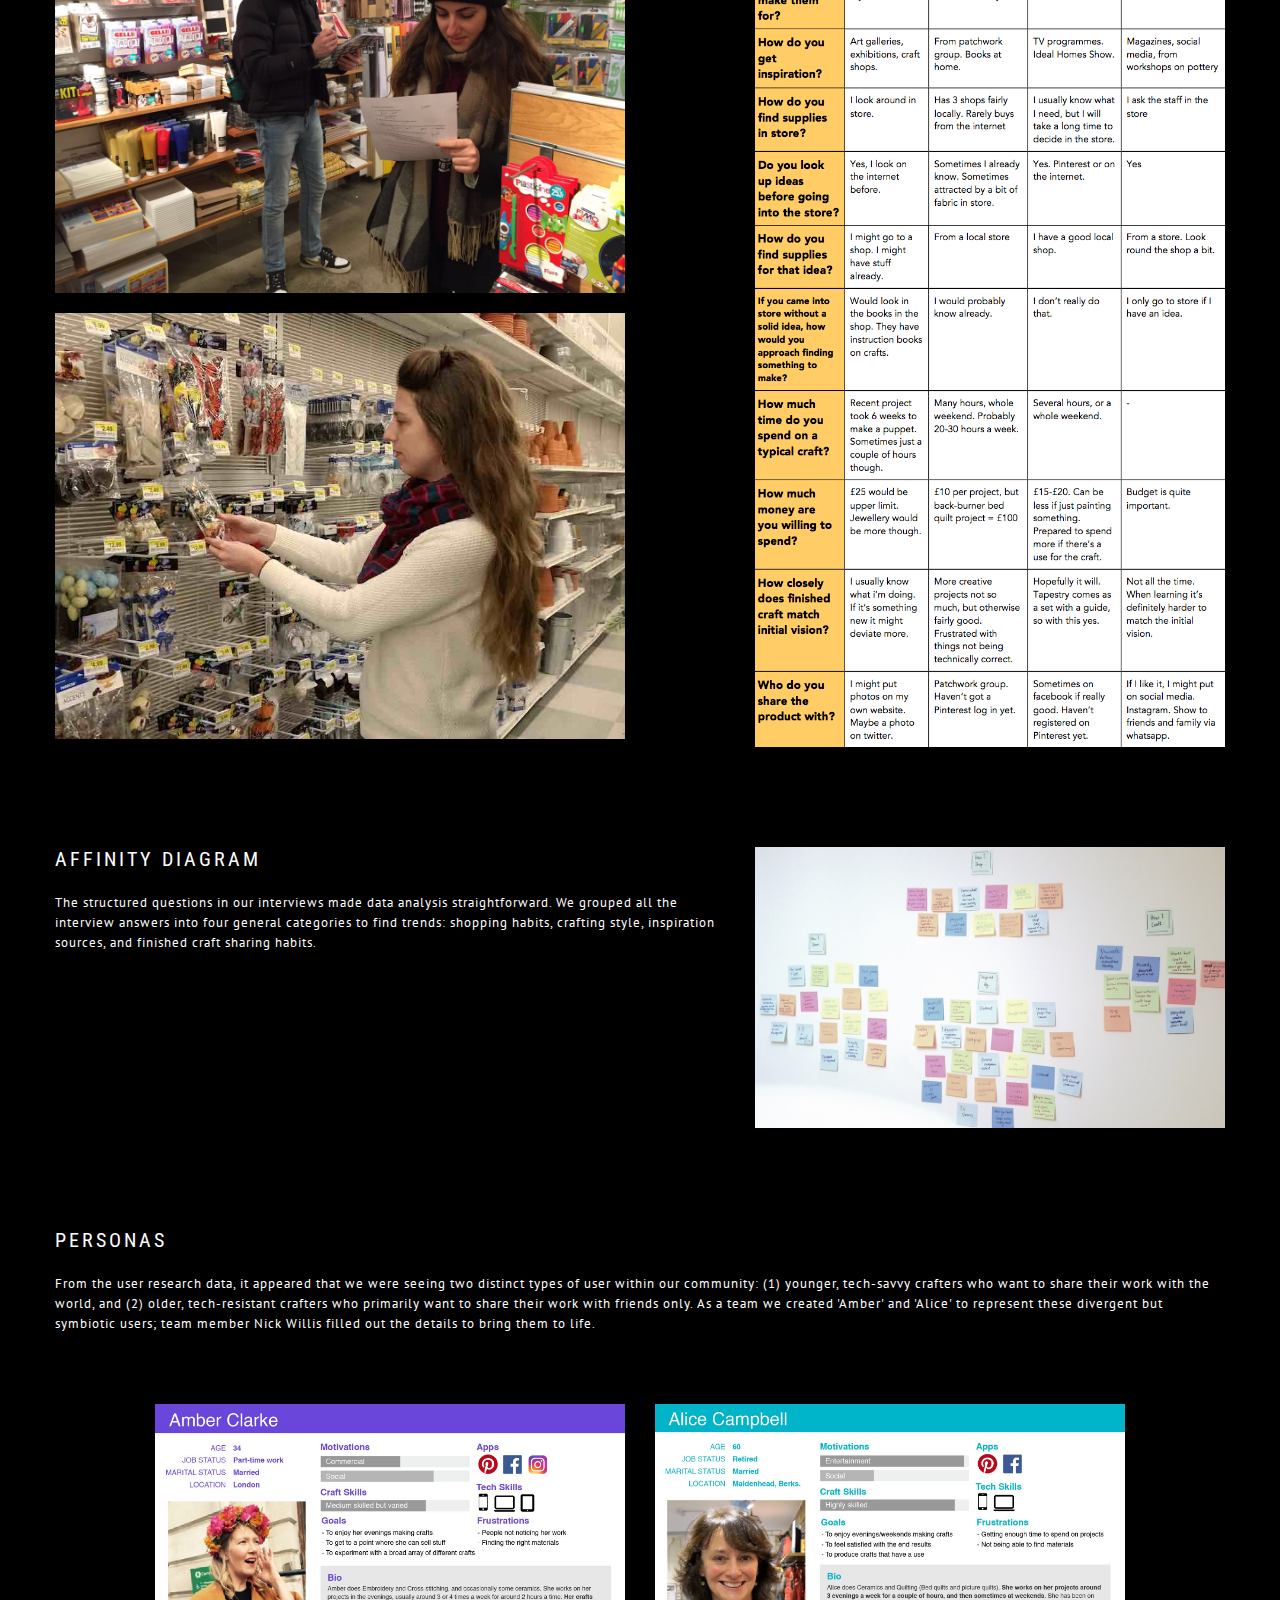
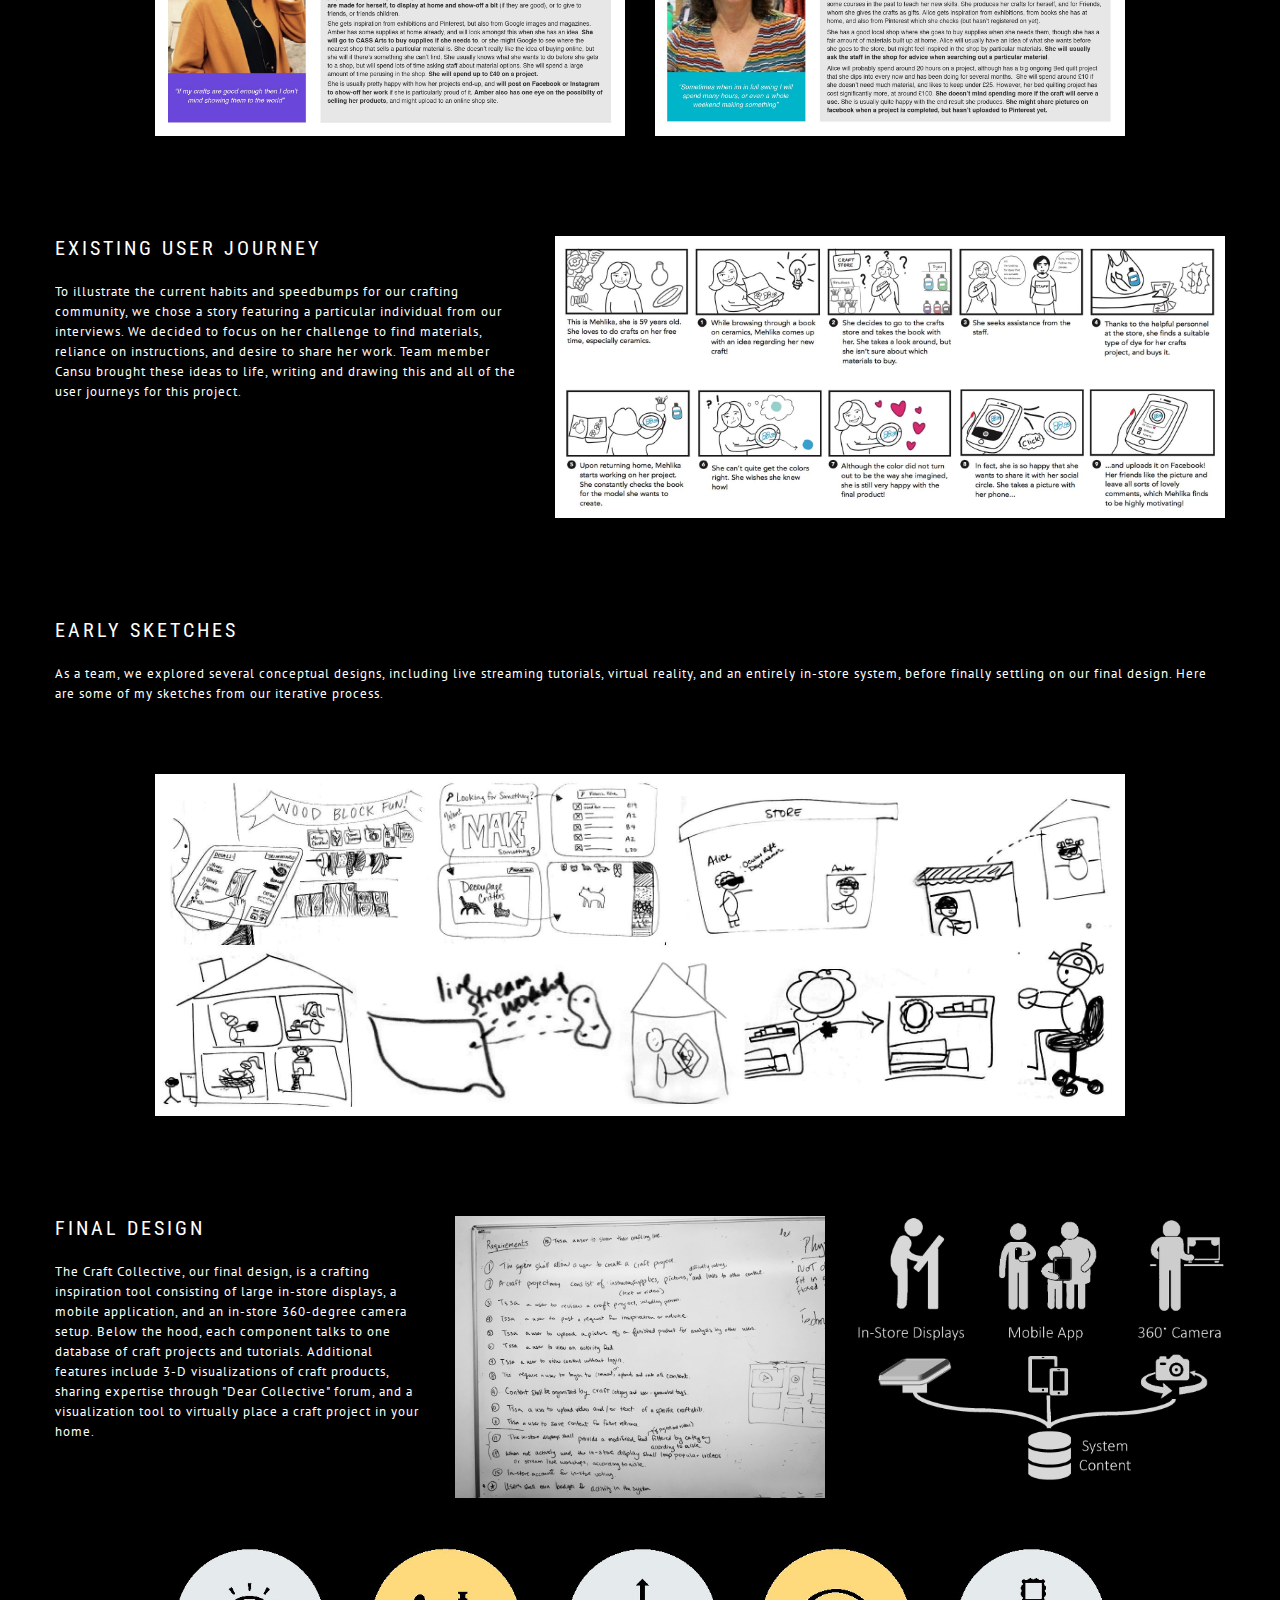
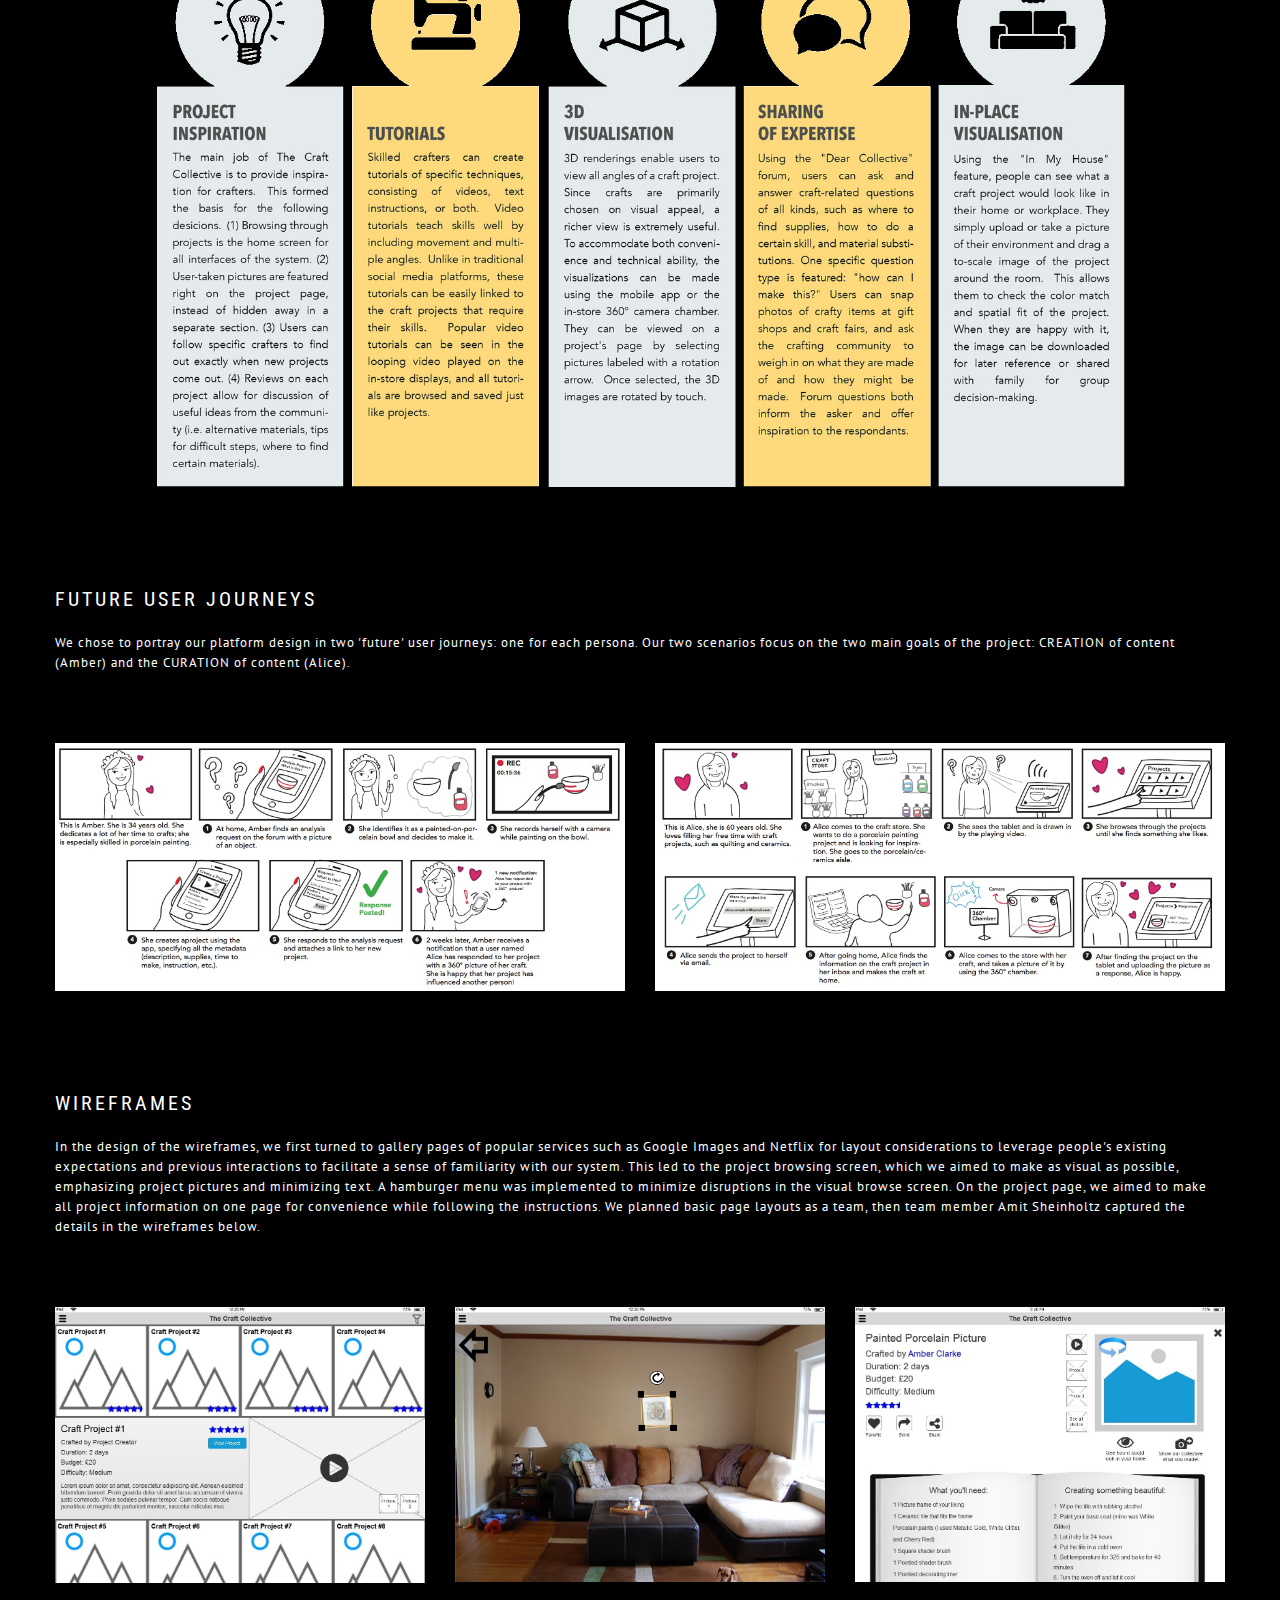
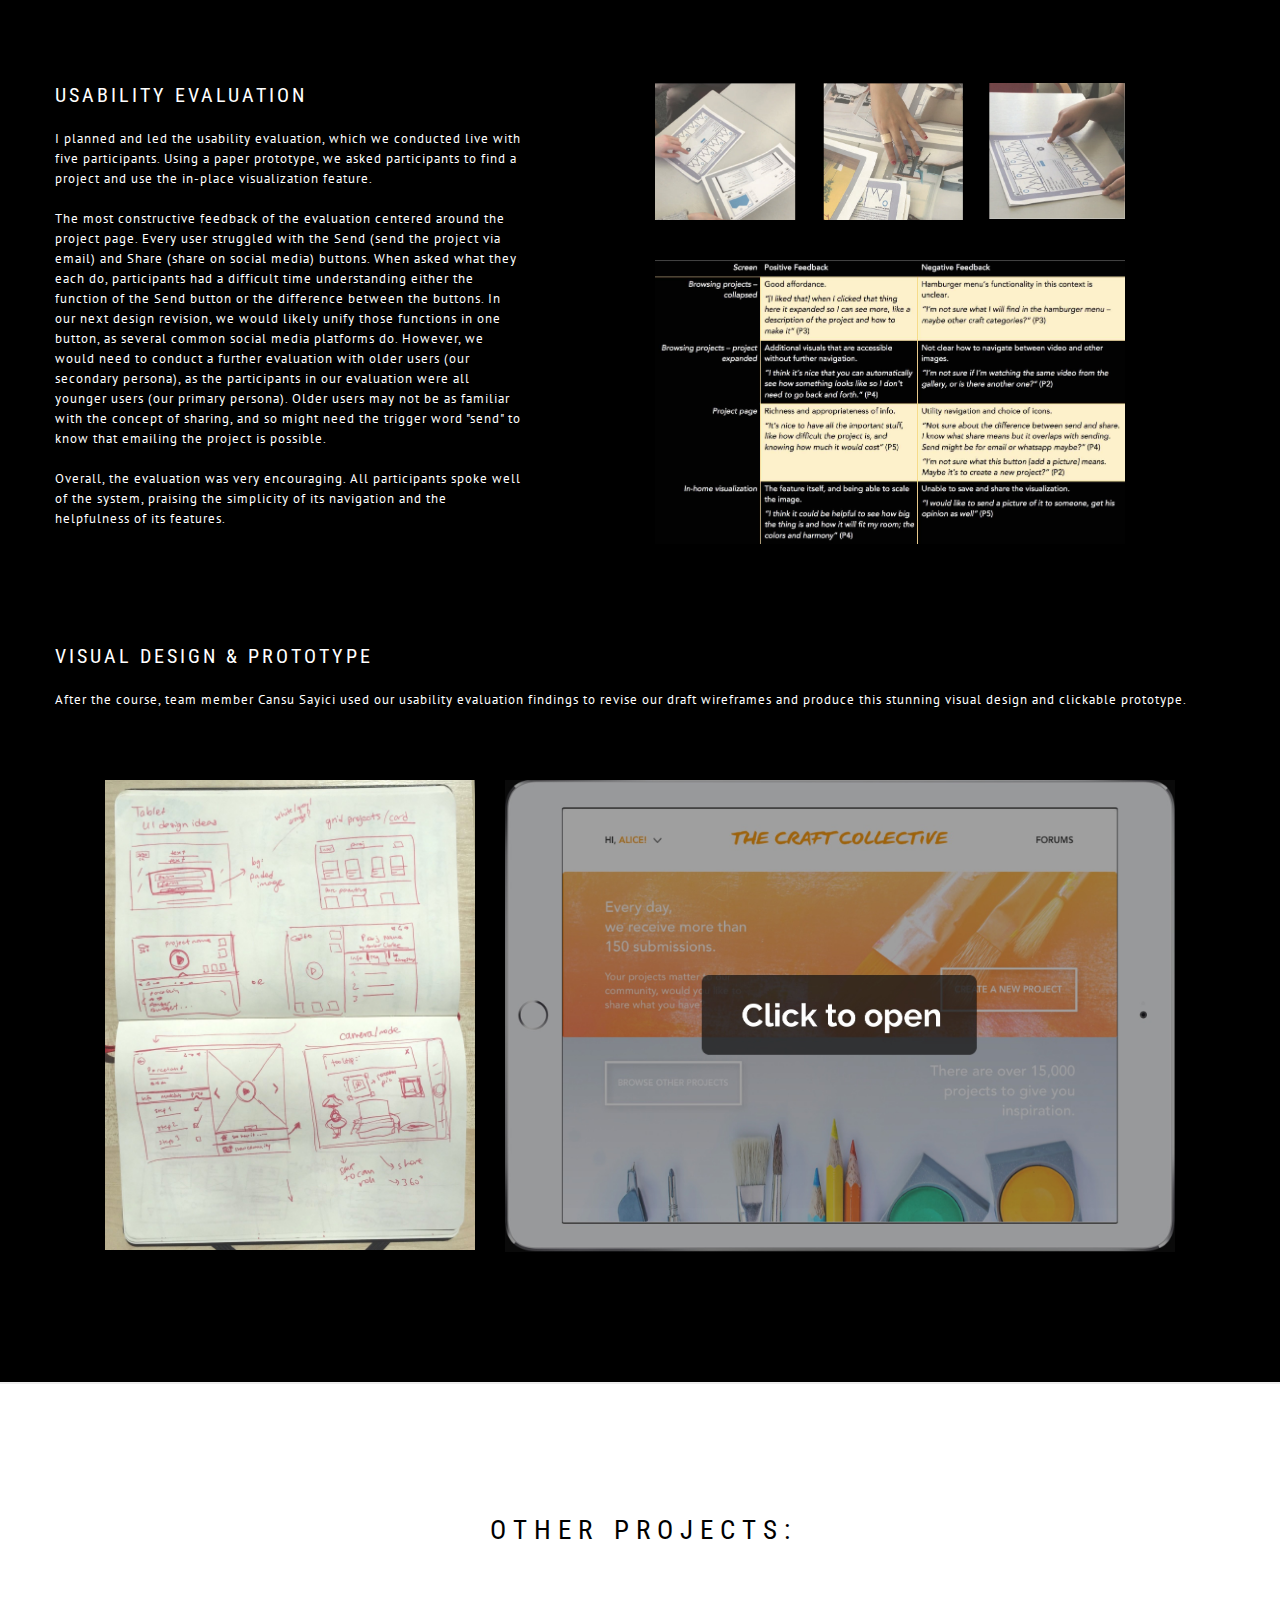
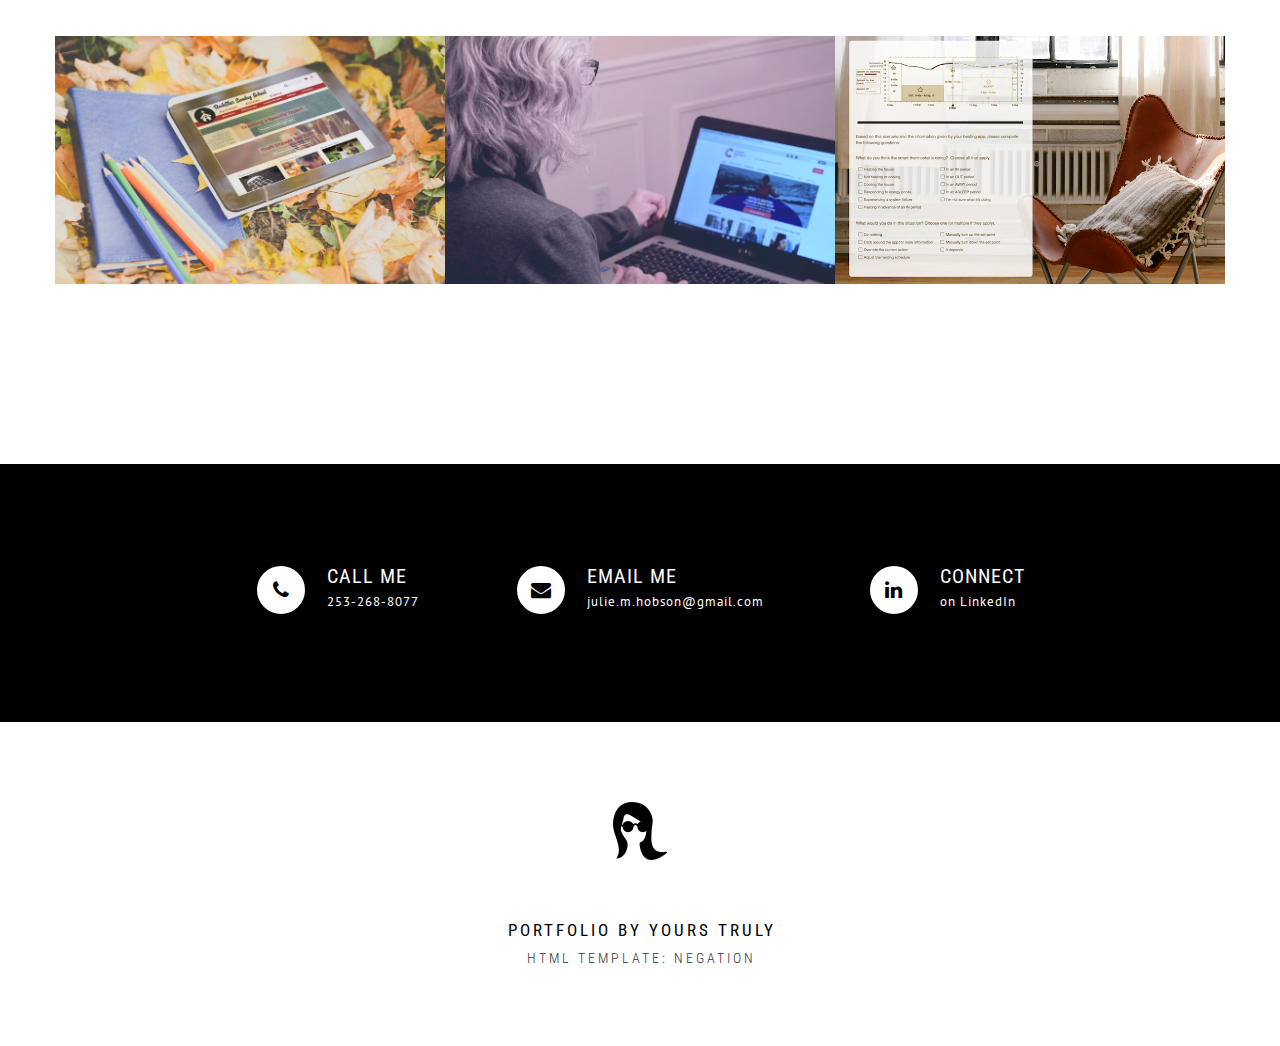
<file: craft.html>
<!doctype html>
<html lang="en">
<head>
	<!-- Basic Page Needs -->
	<meta charset="utf-8">
	<title>Julie Hobson - UX Portfolio</title>
	<meta name="viewport" content="width=device-width, initial-scale=1, maximum-scale=1">

	<!-- Web Font -->
	<link href="http://fonts.googleapis.com/css?family=Roboto+Condensed:400,300,700|PT+Sans" rel="stylesheet" type="text/css">

	<!-- Plugins Stylesheets -->
	<link rel="stylesheet" href="css/font-awesome.min.css">
	<link rel="stylesheet" href="css/animate.min.css">
	<link rel="stylesheet" href="css/owl.carousel.css">
	<link rel="stylesheet" href="css/swipebox.min.css">

	<!-- Main Stylesheets -->
	<link rel="stylesheet" href="css/main.css">
	<link rel="stylesheet" href="css/responsive.css">

	<!-- Favicon (tab icon) -->
	<link rel="icon" href="images/icon-main-black.png">
</head>

<body>
	<!-- Wrapper / Start -->
	<div id="wrapper">

		<!-- Page Header / Start -->
	    <header class="page-header">

			<!-- Page Header Inner / Start -->
			<div id="page-header-inner" class="page-header-inner">

				<!-- Container / Start -->
		        <div class="container">

					<!-- column / start -->
		            <div class="col col-size-12">

						<!-- Logo -->
		                <a href="index.html" id="logo" class="logo f-left">
		                    <img src="images/logo-part-1.png" class="logo-part-1" alt="">
							<img src="images/logo-part-2.png" class="logo-part-2" alt="">
		                </a>

						<!-- Main Navigation -->
		                <nav id="main-nav" class="main-nav f-right">
		                    <ul>
		                        <li><a href="index.html">home</a></li>
		                        <li><a href="portfolio.html">portfolio</a>
		                        	<ul>
		                                <li><a href="pullsmart.html">pullsmart</a></li>
		                        		<li><a href="physio-control.html">physio-control</a></li>
		                                <li><a href="bikeberg.html">bikeberg app</a></li>
		                                <li><a href="craft.html">craft platform</a></li>
		                                <li><a href="rockstar.html">rockstar site</a></li>
		                                <li><a href="cruk.html">user testing</a></li>
		                                <li><a href="dissertation.html">dissertation</a></li>
		                            </ul> 
		                        </li>
		                        <li><a href="about.html">about</a>
								</li>
		                        <li><a href="contact.html">contact</a></li>
		                    </ul>
		                </nav>

		            </div>
					<!-- column / end -->

		        </div>
				<!-- Container / End -->

			</div>
			<!-- Page Header Inner / End -->

	    </header>
		<!-- Page Header / End -->

		<!-- Page Info / Start -->
		<section class="page-info">

			<!-- Page Info Parallax -->
			<div class="page-info-parallax" data-image="images/craft-banner.jpg"></div>

			<!-- Parallax Content / Start -->
			<div class="parallax-content">

				<!-- Title -->
				<h2 class="page-info-title txt-style-plus">The Craft Collective</h2>
				<h4 class="txt-white">platform design</h4>
				</br></br>
				<!-- Breadcrumbs -->
				<ul class="breadcrumbs">
					<li><a href="index.html">home</a></li>
					<li><a href="portfolio.html">portfolio</a></li>
					<li>craft collective</li>
				</ul>

			</div>
			<!-- Parallax Content / End -->

		</section>
		<!-- Page Info / End -->

		<!-- Content / Start -->
		<section class="content">

			<!-- Container / Start -->
	    	<div class="container">

	    		<!-- Row / Start -->
				<div class="row">
	    		<!-- Tags-->
							<div class="tagcloud">
								<a href="portfolio.html">user research</a>
								<a href="portfolio.html">interaction design</a>
								<a href="portfolio.html">usability evaluation</a>
							</div>

				</div>
				<!-- Row / End -->

				<!-- Row / Start -->
				<div class="row">

					<!-- column / start -->
					<div class="col col-size-3">

						<!-- Title -->
						<h2 class="project-title txt-style">Opportunity</h2>

						<!-- Text -->
						<p class="r-margins">The arts and crafts community is eager to share and gather inspiration, but with its wide range of ages, technology can be a barrier.  Since physical craft stores are a centralized meeting place for this community, we posited that a digital content tool in a physical craft store could be a valuable way for crafters to get inspiration and inspire others.</p>

					</div>
					<!-- column / end -->

					<!-- column / start -->
					<div class="col col-size-5">

						<!-- Title -->
						<h2 class="project-title txt-style">Process</h2>

						<!-- Text -->
						<p class="r-margins">We gathered data on our community through observations at craft stores and extensive phone interviews. After drafting personas, a user journey, and design goals based on this data, we explored several conceptual designs, settling on an in-store display / in-store camera / app system.   We created detailed requirements and used future user journeys and wireframes to convey the design.  We evaluated our draft interface with five craft enthusiasts using a paper prototype and distilled these results into concrete next steps for the design. </p> 
						</br>

						<p class="r-margins">Our team was highly collaborative.  I acted as project manager, chose the target community, conducted observations, drafted design goals, sketched conceptual designs, contributed to wireframe layout ideas, led the evaluation, and took responsibility for the copy in the report.
						</p>

					</div>
					<!-- column / end -->

					<!-- column / start -->
					<div class="col col-size-2">

						<!-- Title -->
						<h2 class="project-title txt-style">Outcome</h2>

						<!-- Text -->
						<p class="r-margins">The final Craft Collective platform allows users of all different technology backgrounds to both be inspired and inspire others.  Our team received a 'distinction' in our Interaction Design course for this work.</p>

					</div>
					<!-- column / end -->

					<!-- column / start -->
					<div class="col col-size-2">

						<!-- Title -->
						<h2 class="project-title txt-style">team</h2>

						<!-- Text -->
						<p class="r-margins">Julie Hobson (me)</p>
						<p class="r-margins">Cansu Sayici</p>
						<p class="r-margins">Amit Sheinholtz</p>
						<p class="r-margins">Nick Willis</p>

					</div>
					<!-- column / end -->

				</div>
				<!-- Row / End -->

			</div>
			<!-- Container / End -->

		</section>
		<!-- Content / End -->

	<!-- Content / Start -->
		<section class="content bg-black">

			<!-- Container / Start -->
	    	<div class="container">

	        	<!-- Row / Start -->
	        	<div class="row">
					
					<!-- column / start -->
					<div class="col col-size-6">

						<!-- Title -->
						<h2 class="project-title txt-style txt-white">user research</h2>

						<!-- Text -->
						<p class="r-margins txt-white">We started the project by taking a team field trip to a local craft store, where we observed customer behavior and spoke to several store employees and customers. The shop staff provided some excellent feedback about the sort of people who visit the shop and their behavior. We then created structured interview questions from our initial observations and conducted eight phone interviews with craft hobbyists in our social networks.  </p>

						</br>

						<figure>
				    			<img src="images/craft-ur-1.jpg" class="pf-item-img" alt="Teammates scouring a craft store">
				      	</figure>

				      	</br>

						<figure>
				    			<img src="images/craft-ur-2.jpg" class="pf-item-img" alt="julie observing in a craft store">
				      	</figure>

					</div>
					<!-- column / end -->

					<!-- column / start -->
					<div class="col col-size-1 spacer">

						<!-- Spacing -->
						<h2 class="project-title txt-style">&nbsp;</h2>

					</div>
					<!-- column / end -->

					<!-- column / start -->
					<div class="col col-size-5">

						<!-- Spacing -->
						<h2 class="project-title txt-style spacer">&nbsp;</h2>

						<figure>
				    			<img src="images/craft-ur-3.png" class="pf-item-img" alt="table of interview data from first four interviews">
				      	</figure>
					</div>
					<!-- column / end -->

	        	</div>
	        	<!-- Row / End -->

	        	<!-- Row / Start -->
	        	<div class="row">
					
					<!-- column / start -->
					<div class="col col-size-7">
						<!-- Title -->
						<h2 class="project-title txt-style txt-white">affinity diagram</h2>

						<!-- Text -->
						<p class="r-margins txt-white">The structured questions in our interviews made data analysis straightforward.  We grouped all the interview answers into four general categories to find trends: shopping habits, crafting style, inspiration sources, and finished craft sharing habits. </p>
					</div>
					<!-- column / end -->

					<!-- column / start -->
					<div class="col col-size-5"> 
						<figure>
			    			<img src="images/craft-affinity.jpg" class="pf-item-img" alt="post-it notes on wall, clustered by theme">
				      	</figure>
					</div>
					<!-- column / end -->

	        	</div>
	        	<!-- Row / End -->

	        	<!-- Row / Start -->
	        	<div class="row row-continue">

	        		<!-- column / start -->
					<div class="col col-size-12">
					
						<!-- Title -->
						<h2 class="project-title txt-style txt-white">personas</h2>

						<!-- Text -->
						<p class="r-margins txt-white">From the user research data, it appeared that we were seeing two distinct types of user within our community: (1) younger, tech-savvy crafters who want to share their work with the world, and (2) older, tech-resistant crafters who primarily want to share their work with friends only.  As a team we created 'Amber' and 'Alice' to represent these divergent but symbiotic users; team member Nick Willis filled out the details to bring them to life.</p></br>

					</div>
					<!-- column / end -->

				</div>
	        	<!-- Row / End -->

				<!-- Row / Start -->
	        	<div class="row row-center">

					<!-- column / start -->
					<div class="col col-size-5">

						<a href="images/craft-persona-1.jpg" target="_blank">
							<figure>
					    			<img src="images/craft-persona-1.jpg" class="pf-item-img" alt="primary persona: Amber, young and tech-savvy">
					      	</figure>
					    </a>

					</div>
					<!-- column / end -->

					<!-- column / start -->
					<div class="col col-size-5">

						<a href="images/craft-persona-2.jpg" target="_blank">
							<figure>
					    			<img src="images/craft-persona-2.jpg" class="pf-item-img" alt="secondary persona: Alice, older and less tech-savvy">
					      	</figure>
					    </a>

					</div>
					<!-- column / end -->

	        	</div>
	        	<!-- Row / End -->

	        	<!-- Row / Start -->
	        	<div class="row">
					
					<!-- column / start -->
					<div class="col col-size-5">

						<!-- Title -->
						<h2 class="project-title txt-style txt-white">existing user journey</h2>

						<!-- Text -->
						<p class="r-margins txt-white">To illustrate the current habits and speedbumps for our crafting community, we chose a story featuring a particular individual from our interviews.  We decided to focus on her challenge to find materials, reliance on instructions, and desire to share her work.  Team member Cansu brought these ideas to life, writing and drawing this and all of the user journeys for this project.</p>

					</div>
					<!-- column / end -->

					<!-- column / start -->
					<div class="col col-size-7"> 
						<a href="images/craft-euj.jpg" target="_blank">
							<figure>
				    			<img src="images/craft-euj.jpg" class="pf-item-img" alt="a storyboard detailing an exisiting craft user's journey from idea to store to creation.">
					      	</figure>
				      	</a>
					</div>
					<!-- column / end -->

	        	</div>
	        	<!-- Row / End -->

	        	<!-- Row / Start -->
	        	<div class="row row-continue">

	        		<!-- column / start -->
					<div class="col col-size-12"> 
					
						<!-- Title -->
						<h2 class="project-title txt-style txt-white">early sketches</h2>

						<!-- Text -->
						<p class="r-margins txt-white">As a team, we explored several conceptual designs, including live streaming tutorials, virtual reality, and an entirely in-store system, before finally settling on our final design.  Here are some of my sketches from our iterative process.  </p></br>

					</div>
					<!-- column / end -->

				</div>
	        	<!-- Row / End -->

	        	<!-- Row / Start -->
	        	<div class="row row-center">

					<!-- column / start -->
					<div class="col col-size-10">
						<figure>
				    			<img src="images/craft-sketches.jpg" class="pf-item-img" alt="a collection of sketches exploring various design ideas: VR, live streaming, and in-home placement">
				      	</figure>
					</div>
					<!-- column / end -->

	        	</div>
	        	<!-- Row / End -->

	        	<!-- Row / Start -->
	        	<div class="row row-continue">
					
					<!-- column / start -->
					<div class="col col-size-4">
						<!-- Title -->
						<h2 class="project-title txt-style txt-white">final design</h2>

						<!-- Text -->
						<p class="r-margins txt-white">The Craft Collective, our final design, is a crafting inspiration tool consisting of large in-store displays, a mobile application, and an in-store 360-degree camera setup. Below the hood, each component talks to one database of craft projects and tutorials. Additional features include 3-D visualizations of craft products, sharing expertise through "Dear Collective" forum, and a visualization tool to virtually place a craft project in your home.  </p>
					</div>
					<!-- column / end -->

					<!-- column / start -->
					<div class="col col-size-4">

						<figure>
				    		<img src="images/craft-design-1.jpg" class="pf-item-img" alt="list of requirements for the craft platform, written on a whiteboard">
					    </figure>

					</div>
					<!-- column / end -->

					<!-- column / start -->
					<div class="col col-size-4">

						<figure>
				    		<img src="images/craft-design-2.jpg" class="pf-item-img" alt="diagram showing the structure of the platform: in-store displays, mobile app, and 360 degree camera all backed by a central database">
					    </figure>

					</div>
					<!-- column / end -->

				</div>
	        	<!-- Row / End -->

	        	<!-- Row / Start -->
	        	<div class="row row-center">


					<!-- column / start -->
					<div class="col col-size-10">

						<figure>
				    		<img src="images/craft-design-3.jpg" class="pf-item-img" alt="5 system features: inspiration, tutorials, 3d visuals, expertise sharing, in-place visualization">
					    </figure>

					</div>
					<!-- column / end -->

	        	</div>
	        	<!-- Row / End -->

	        	<!-- Row / Start -->
	        	<div class="row row-continue">
					
					<!-- column / start -->
					<div class="col col-size-12">

						<!-- Title -->
						<h2 class="project-title txt-style txt-white">future user journeys</h2>

						<!-- Text -->
						<p class="r-margins txt-white">We chose to portray our platform design in two 'future' user journeys: one for each persona.  Our two scenarios focus on the two main goals of the project: CREATION of content (Amber) and the CURATION of content (Alice).  </p></br>

					</div>
					<!-- column / end -->

				</div>
	        	<!-- Row / End -->

	        	<!-- Row / Start -->
	        	<div class="row">

					<!-- column / start -->
					<div class="col col-size-6"> 
						<a href="images/craft-fuj-1.jpg" target="_blank">
							<figure>
				    			<img src="images/craft-fuj-1.jpg" class="pf-item-img" alt="a storyboard showing Amber's experience sharing her craft ideas">
					      	</figure>
				      	</a>

				    </div>
					<!-- column / end -->

					<!-- column / start -->
					<div class="col col-size-6">
				      	
				      	<a href="images/craft-fuj-2.jpg" target="_blank">
							<figure>
				    			<img src="images/craft-fuj-2.jpg" class="pf-item-img" alt="a storyboard showing Alice's experience utilizing the platform to get and share craft ideas">
					      	</figure>
				      	</a>
					</div>
					<!-- column / end -->

	        	</div>
	        	<!-- Row / End -->

	        	<!-- Row / Start -->
	        	<div class="row row-continue">
					
					<!-- column / start -->
					<div class="col col-size-12">

						<!-- Title -->
						<h2 class="project-title txt-style txt-white">wireframes</h2>

						<!-- Text -->
						<p class="r-margins txt-white">In the design of the wireframes, we first turned to gallery pages of popular services such as Google Images and Netflix for layout considerations to leverage people's existing expectations and previous interactions to facilitate a sense of familiarity with our system. This led to the project browsing screen, which we aimed to make as visual as possible, emphasizing project pictures and minimizing text. A hamburger menu was implemented to minimize disruptions in the visual browse screen. On the project page, we aimed to make all project information on one page for convenience while following the instructions. We planned basic page layouts as a team, then team member Amit Sheinholtz captured the details in the wireframes below.  </p></br>

					</div>
					<!-- column / end -->

				</div>
	        	<!-- Row / End -->

	        	<!-- Row / Start -->
	        	<div class="row">

					<!-- column / start -->
					<div class="col col-size-4"> 
						<a href="images/craft-w1.jpg" target="_blank">
							<figure>
				    			<img src="images/craft-w1.jpg" class="pf-item-img" alt="wireframe 1, project browsing screen">
					      	</figure>
				      	</a>
				    </div>
					<!-- column / end -->

					<!-- column / start -->
					<div class="col col-size-4"> 
						<a href="images/craft-w2.jpg" target="_blank">
							<figure>
				    			<img src="images/craft-w2.jpg" class="pf-item-img" alt="wireframe 2, in-place visualization page">
					      	</figure>
				      	</a>
				    </div>
					<!-- column / end -->

					<!-- column / start -->
					<div class="col col-size-4"> 
						<a href="images/craft-w3.jpg" target="_blank">
							<figure>
				    			<img src="images/craft-w3.jpg" class="pf-item-img" alt="wireframe 3, project page">
					      	</figure>
				      	</a>
				    </div>
					<!-- column / end -->

	        	</div>
	        	<!-- Row / End -->

	        	<!-- Row / Start -->
	        	<div class="row">
					
					<!-- column / start -->
					<div class="col col-size-5">

						<!-- Title -->
						<h2 class="project-title txt-style txt-white">usability evaluation</h2>

						<!-- Text -->
						<p class="r-margins txt-white">I planned and led the usability evaluation, which we conducted live with five participants.  Using a paper prototype, we asked participants to find a project and use the in-place visualization feature.</p></br>

						<p class="r-margins txt-white">The most constructive feedback of the evaluation centered around the project page. Every user struggled with the Send (send the project via email) and Share (share on social media) buttons. When asked what they each do, participants had a difficult time understanding either the function of the Send button or the difference between the buttons. In our next design revision, we would likely unify those functions in one button, as several common social media platforms do. However, we would need to conduct a further evaluation with older users (our secondary persona), as the participants in our evaluation were all younger users (our primary persona). Older users may not be as familiar with the concept of sharing, and so might need the trigger word "send" to know that emailing the project is possible.</p></br>

						<p class="r-margins txt-white">Overall, the evaluation was very encouraging. All participants spoke well of the system, praising the simplicity of its navigation and the helpfulness of its features.</p>

					</div>
					<!-- column / end -->

					<!-- column / start -->
					<div class="col col-size-1 spacer">

						<!-- Spacing -->
						<h2 class="project-title txt-style">&nbsp;</h2>

					</div>
					<!-- column / end -->

					<!-- column / start -->
					<div class="col col-size-5">

						<figure>
				    			<img src="images/craft-eval-1.jpg" class="pf-item-img" alt="user testing using a paper prototype">
				      	</figure></br></br>

				      	<figure>
				    			<img src="images/craft-eval-2.jpg" class="pf-item-img" alt="table of feedback from user testing">
				      	</figure>

					</div>
					<!-- column / end -->

	        	</div>
	        	<!-- Row / End -->

	        	<!-- Row / Start -->
	        	<div class="row row-continue">

	        		<!-- column / start -->
					<div class="col col-size-12">
					
						<!-- Title -->
						<h2 class="project-title txt-style txt-white">VISUAL DESIGN &amp; PROTOTYPE</h2>

						<!-- Text -->
						<p class="r-margins txt-white">After the course, team member Cansu Sayici used our usability evaluation findings to revise our draft wireframes and produce this stunning visual design and clickable prototype. </p></br>

					</div>
					<!-- column / end -->

				</div>
	        	<!-- Row / End -->

	        	<!-- Row / Start -->
	        	<div class="row row-center row-continue">

					<!-- column / start -->
					<div class="col col-size-4">
						<figure>
					    	<img src="images/craft-vd-1.jpg" class="pf-item-img" alt="sketches of page layout for visual redesign">
					    </figure>

					</div>
					<!-- column / end -->

					<!-- column / start -->
					<div class="col col-size-7">

						<a href="https://marvelapp.com/64d5811" target="_blank">
							<figure>
					    		<img src="images/craft-prototype.jpg" class="pf-item-img" alt="link to clickable prototype">
						    </figure>
						</a>

					</div>
					<!-- column / end -->

	        	</div>
	        	<!-- Row / End -->

	    	</div>
	    	<!-- Container / End -->

		</section>
		<!-- Content / End -->

		<!-- Split Line -->
		<div class="split-line"></div>

		<!-- Content / Start -->
		<section class="content">

			<!-- Container / Start -->
	    	<div class="container">

				<!-- Title -->
				<div class="title-2-body">
					<h2 class="title-2 txt-style-plus">other projects:</h2>
				</div>

				<!-- Row / Start -->
				<div class="row">

					<!-- column / start -->
					<div class="col col-size-12">

						<!-- Portfolio Item -->
						<div class="col-fluid col-fluid-one-third pf-item">
							<a href="rockstar.html">
								<figure>
						    		<img src="images/rsss-8.jpg" class="pf-item-img" alt="mockup of rockstar website">
						        	<figcaption class="pf-item-overlay">
						        		<h3 class="pf-item-name txt-style">Rockstar sunday school</h3>
						        		<p class="pf-item-category txt-style">website design</p>
						    		</figcaption>
						      	</figure>
							</a>
						</div>

						<!-- Portfolio Item -->
						<div class="col-fluid col-fluid-one-third pf-item">
							<a href="cruk.html">
								<figure>
						    		<img src="images/cruk-preview.jpg" class="pf-item-img" alt="woman browsing cancer research uk website">
						        	<figcaption class="pf-item-overlay">
						        		<h3 class="pf-item-name txt-style">Cancer Research UK</h3>
						        		<p class="pf-item-category txt-style">usability evaluation</p>
						    		</figcaption>
						      	</figure>
							</a>
						</div>

						<!-- Portfolio Item -->
						<div class="col-fluid col-fluid-one-third pf-item">
							<a href="dissertation.html">
								<figure>
						    		<img src="images/diss-preview.jpg" class="pf-item-img" alt="scene with chair, pillow, and radiator">
						        	<figcaption class="pf-item-overlay">
						        		<h3 class="pf-item-name txt-style">my dissertation</h3>
						        		<p class="pf-item-category txt-style">a study on trust</p>
						    		</figcaption>
						      	</figure>
							</a>
						</div>

					</div>
					<!-- column / end -->

				</div>
				<!-- Row / End -->

			</div>
			<!-- Container / End -->

		</section>
		<!-- Content / End -->

		<!-- Content / Start -->
		<section class="content bg-black txt-white padding-100">

			<!-- Container / Start -->
			<div class="container">

				<!-- Row / Start -->
				<div class="row r-margins">

					<!-- column / start -->
					<div class="col col-size-8 col-offset-2">

						<!-- Get in Touch -->
						<ul class="get-in-touch-list">
							<li>
								<div class="get-in-touch f-left">
									<a href="tel:253-268-8077" target="_blank">
										<i class="fa fa-phone get-in-touch-icon"></i>
									</a>
									<div class="of-hidden f-left">
										<h4 class="get-in-touch-title">call me</h4>
										<p><a href="tel:253-268-8077" target="_blank">253-268-8077</a></p>
									</div>
								</div>
							</li>
							<li class="txt-center">
								<div class="get-in-touch d-i-block">
									<a href="mailto:julie.m.hobson@gmail.com" target="_blank">
										<i class="fa fa-envelope get-in-touch-icon"></i>
									</a>
									<div class="of-hidden f-left">
										<h4 class="get-in-touch-title">email me</h4>
										<p><a href="mailto:julie.m.hobson@gmail.com" target="_blank">julie.m.hobson@gmail.com</a></p>
									</div>
								</div>
							</li>
							<li>
								<div class="get-in-touch f-right">
									<a href="https://www.linkedin.com/in/juliehobson/" target="_blank">
										<i class="fa fa-linkedin get-in-touch-icon"></i>
									</a>
									<div class="of-hidden f-left">
										<h4 class="get-in-touch-title">connect</h4>
										<p><a href="https://www.linkedin.com/in/juliehobson/" target="_blank">on LinkedIn</a></p>
									</div>
								</div>
							</li>
						</ul>

					</div>
					<!-- column / end -->

				</div>
				<!-- Row / End -->

			</div>
			<!-- Container / End -->

		</section>
		<!-- Content / End -->

		<!-- Page Fotter / Start -->
		<footer class="page-footer">

			<!-- Container / Start -->
			<div class="container">

				<!-- column / start -->
				<div class="col col-size-12">

					<!-- Logo -->
					<img src="images/icon-main-black.png" class="page-footer-logo" alt="">

					<!-- Text -->
					<p class="copyright r-margins txt-style ">Portfolio by Yours Truly</p>
					<p class="r-margins txt-style">html template: Negation</p>

				</div>
				<!-- column / end -->

			</div>
			<!-- Container / End -->

		</footer>
		<!-- Page Fotter / End -->

	</div>
	<!-- Wrapper / End -->

<!-- JavaScript -->
<script src="js/jquery.min.js"></script>
<script src="js/modernizr-custom.js"></script>
<script src="js/jquery.unslider-custom.min.js"></script>
<script src="js/jquery.owl.carousel.min.js"></script>
<script src="js/jquery.imageScroll.min.js"></script>
<script src="js/jquery.isotope.min.js"></script>
<script src="js/jquery.swipebox.min.js"></script>
<script src="js/jquery.smartResize.min.js"></script>
<script src="js/jquery.delayLaunch.min.js"></script>
<script src="js/jquery.countTo.js"></script>
<script src="js/jquery.browser.min.js"></script>
<script src="js/jquery.contact.js"></script>
<script src="js/wow.min.js"></script>
<script src="js/custom.js"></script>

</body>
</html>
</file>
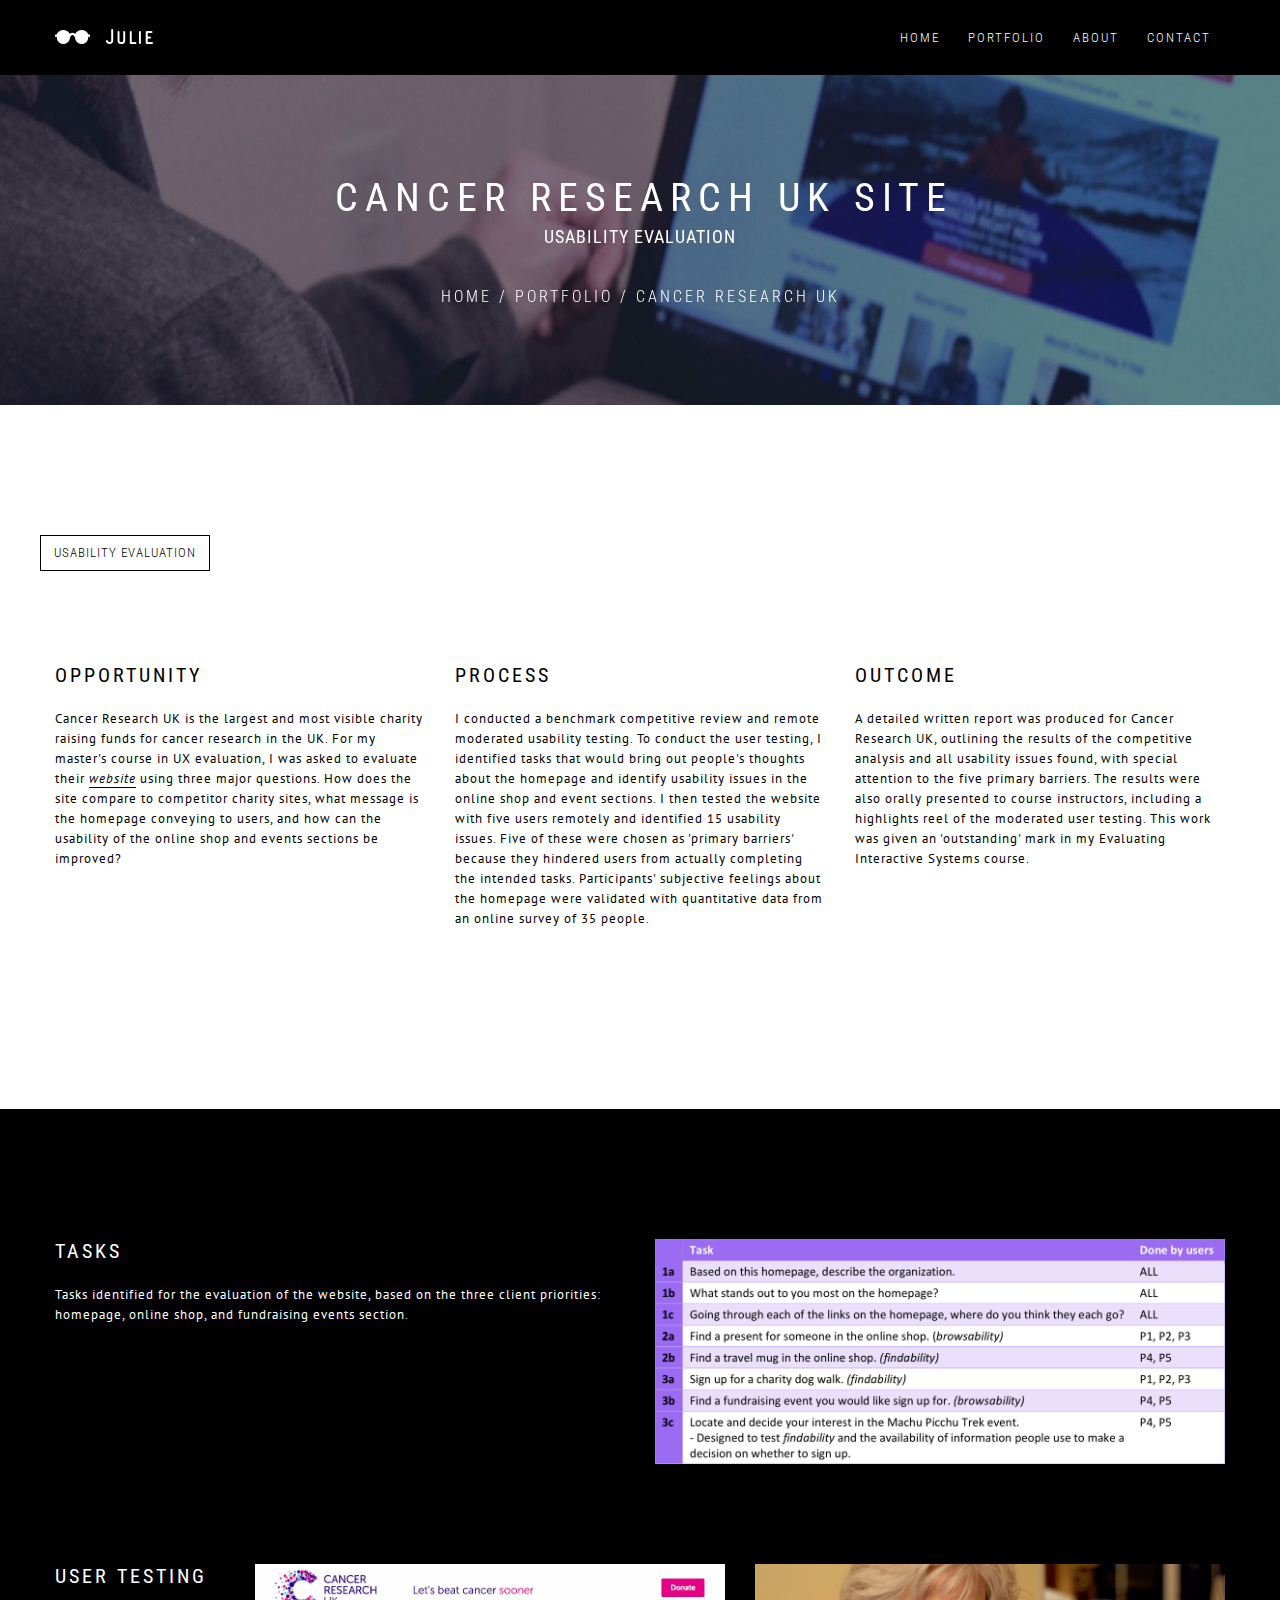
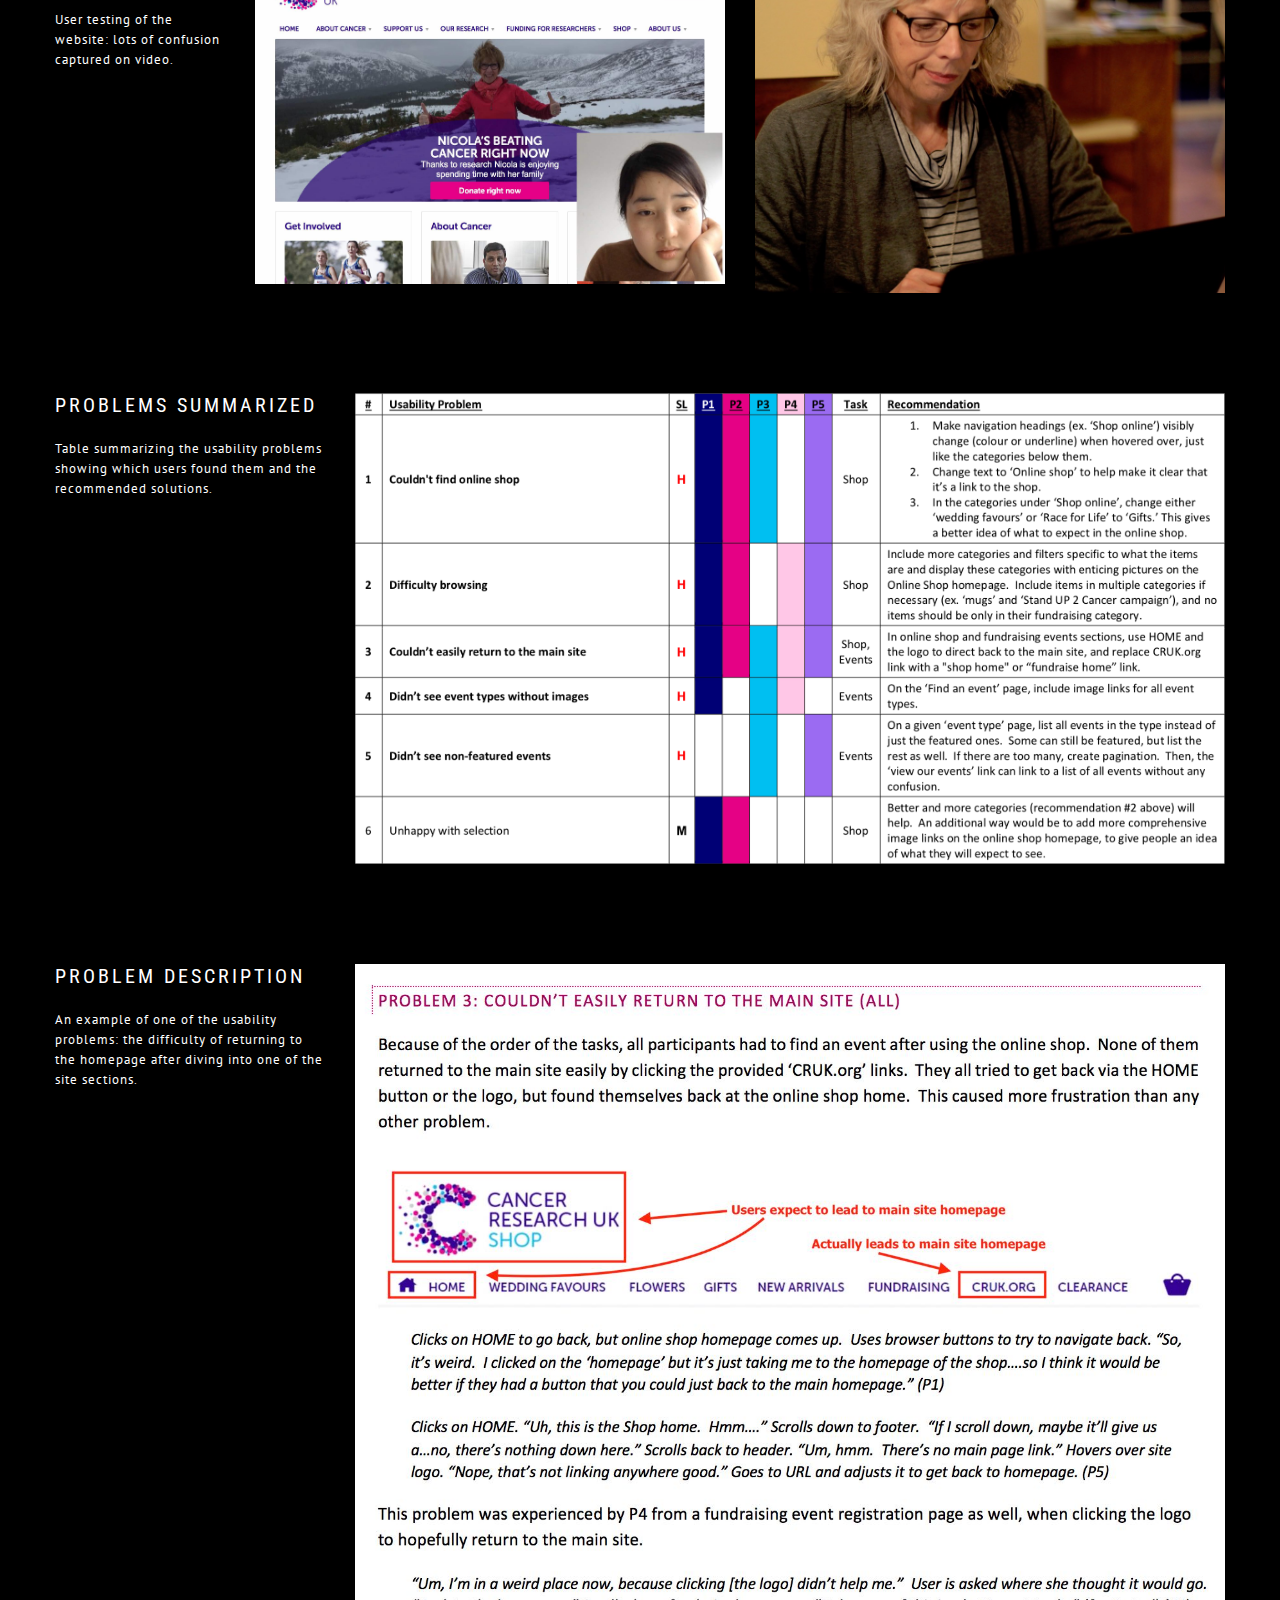
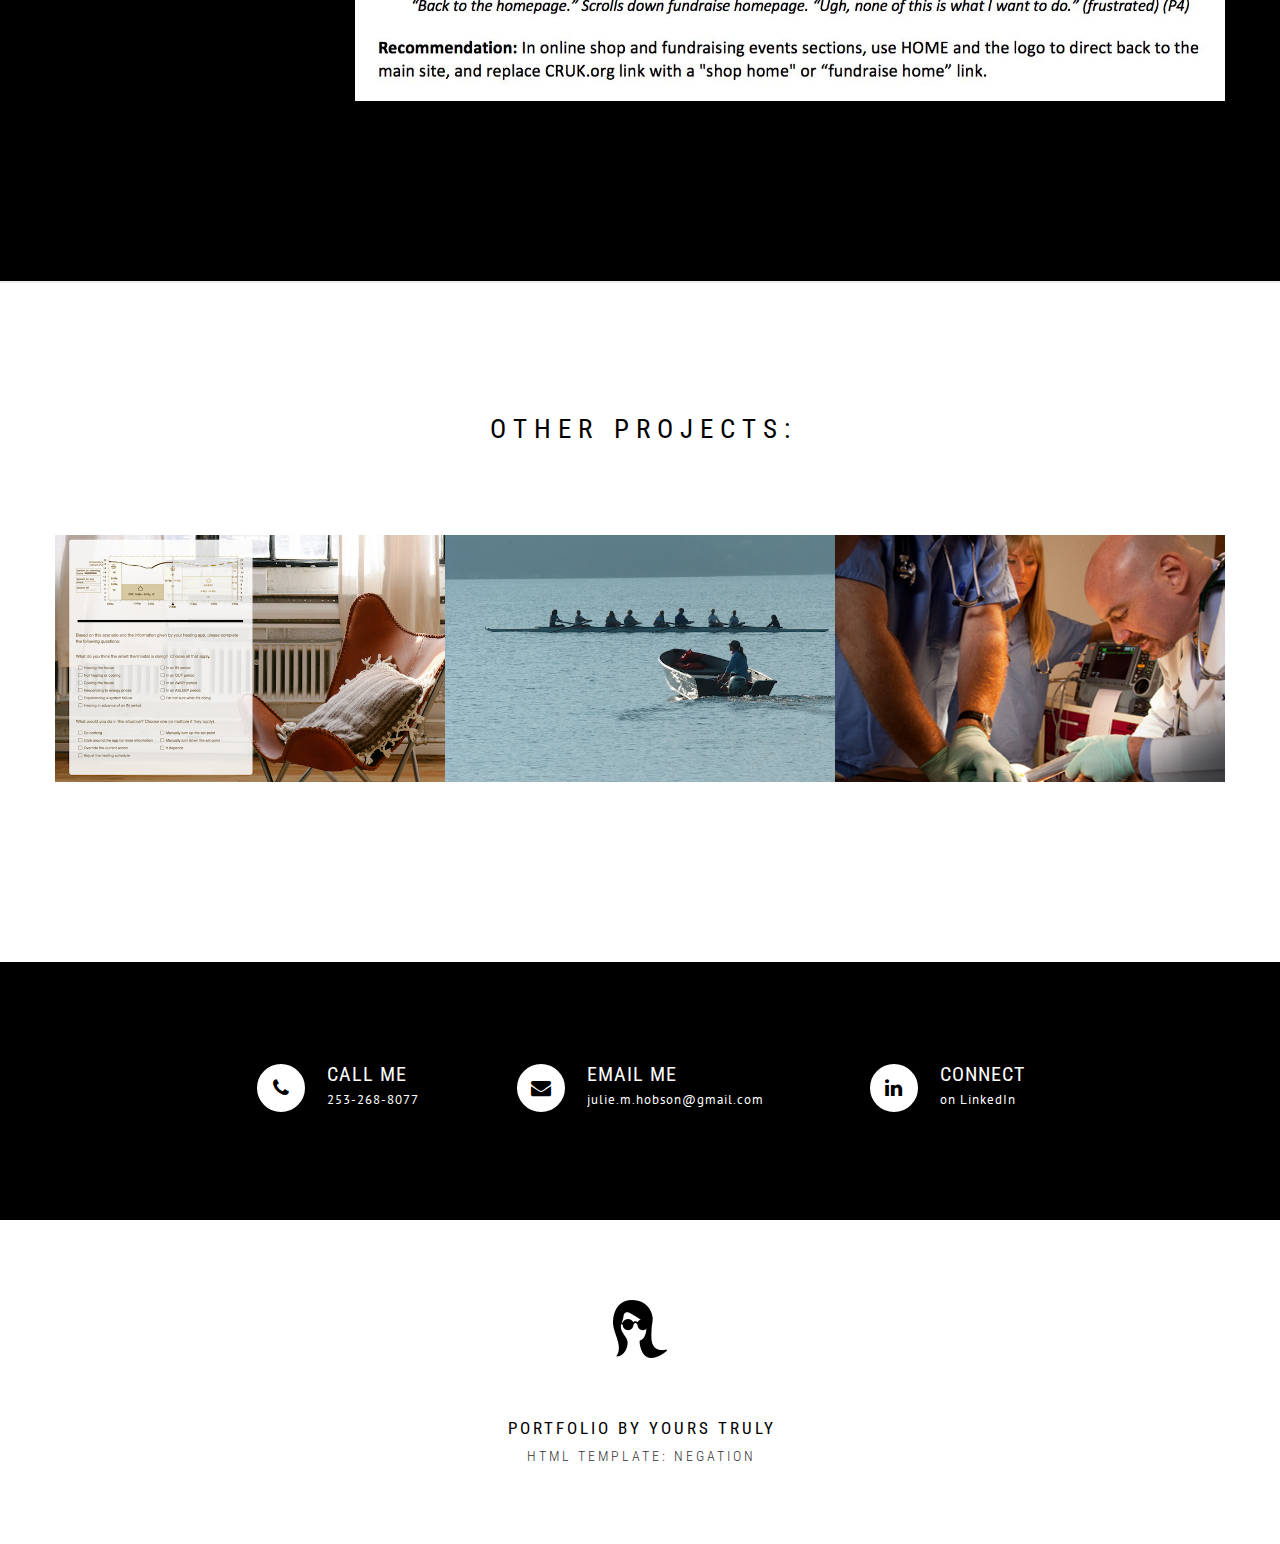
<file: cruk.html>
<!doctype html>
<html lang="en">
<head>
	<!-- Basic Page Needs -->
	<meta charset="utf-8">
	<title>Julie Hobson - UX Portfolio</title>
	<meta name="viewport" content="width=device-width, initial-scale=1, maximum-scale=1">

	<!-- Web Font -->
	<link href="http://fonts.googleapis.com/css?family=Roboto+Condensed:400,300,700|PT+Sans" rel="stylesheet" type="text/css">

	<!-- Plugins Stylesheets -->
	<link rel="stylesheet" href="css/font-awesome.min.css">
	<link rel="stylesheet" href="css/animate.min.css">
	<link rel="stylesheet" href="css/owl.carousel.css">
	<link rel="stylesheet" href="css/swipebox.min.css">

	<!-- Main Stylesheets -->
	<link rel="stylesheet" href="css/main.css">
	<link rel="stylesheet" href="css/responsive.css">

	<!-- Favicon (tab icon) -->
	<link rel="icon" href="images/icon-main-black.png">
</head>

<body>
	<!-- Wrapper / Start -->
	<div id="wrapper">

		<!-- Page Header / Start -->
	    <header class="page-header">

			<!-- Page Header Inner / Start -->
			<div id="page-header-inner" class="page-header-inner">

				<!-- Container / Start -->
		        <div class="container">

					<!-- column / start -->
		            <div class="col col-size-12">

						<!-- Logo -->
		                <a href="index.html" id="logo" class="logo f-left">
		                    <img src="images/logo-part-1.png" class="logo-part-1" alt="">
							<img src="images/logo-part-2.png" class="logo-part-2" alt="">
		                </a>

						<!-- Main Navigation -->
		                <nav id="main-nav" class="main-nav f-right">
		                    <ul>
		                        <li><a href="index.html">home</a></li>
		                        <li><a href="portfolio.html">portfolio</a>
		                        	<ul>
		                                <li><a href="pullsmart.html">pullsmart</a></li>
		                        		<li><a href="physio-control.html">physio-control</a></li>
		                                <li><a href="bikeberg.html">bikeberg app</a></li>
		                                <li><a href="craft.html">craft platform</a></li>
		                                <li><a href="rockstar.html">rockstar site</a></li>
		                                <li><a href="cruk.html">user testing</a></li>
		                                <li><a href="dissertation.html">dissertation</a></li>
		                            </ul> 
		                        </li>
		                        <li><a href="about.html">about</a>
								</li>
		                        <li><a href="contact.html">contact</a></li>
		                    </ul>
		                </nav>

		            </div>
					<!-- column / end -->

		        </div>
				<!-- Container / End -->

			</div>
			<!-- Page Header Inner / End -->

	    </header>
		<!-- Page Header / End -->

		<!-- Page Info / Start -->
		<section class="page-info">

			<!-- Page Info Parallax -->
			<div class="page-info-parallax" data-image="images/cruk-banner.jpg"></div>

			<!-- Parallax Content / Start -->
			<div class="parallax-content">

				<!-- Title -->
				<h2 class="page-info-title txt-style-plus">cancer research uk site</h2>
				<h4 class="txt-white">usability evaluation</h4>
				</br></br>
				<!-- Breadcrumbs -->
				<ul class="breadcrumbs">
					<li><a href="index.html">home</a></li>
					<li><a href="portfolio.html">portfolio</a></li>
					<li>cancer research uk</li>
				</ul>

			</div>
			<!-- Parallax Content / End -->

		</section>
		<!-- Page Info / End -->

		<!-- Content / Start -->
		<section class="content">

			<!-- Container / Start -->
	    	<div class="container">

	    		<!-- Row / Start -->
				<div class="row">
	    		<!-- Tags-->
							<div class="tagcloud">
								<a href="portfolio.html">usability evaluation</a>
							</div>

				</div>
				<!-- Row / End -->

				<!-- Row / Start -->
				<div class="row">

					<!-- column / start -->
					<div class="col col-size-4">

						<!-- Title -->
						<h2 class="project-title txt-style">Opportunity</h2>

						<!-- Text -->
						<p class="r-margins">Cancer Research UK is the largest and most visible charity raising funds for cancer research in the UK.  For my master's course in UX evaluation, I was asked to evaluate their <a href="https://www.cancerresearchuk.org/" target="_blank">website</a> using three major questions.  How does the site compare to competitor charity sites, what message is the homepage conveying to users, and how can the usability of the online shop and events sections be improved?</p>

					</div>
					<!-- column / end -->

					<!-- column / start -->
					<div class="col col-size-4">

						<!-- Title -->
						<h2 class="project-title txt-style">Process</h2>

						<!-- Text -->
						<p class="r-margins">I conducted a benchmark competitive review and remote moderated usability testing.  To conduct the user testing, I identified tasks that would bring out people's thoughts about the homepage and identify usability issues in the online shop and event sections.  I then tested the website with five users remotely and identified 15 usability issues.  Five of these were chosen as 'primary barriers' because they hindered users from actually completing the intended tasks.  Participants' subjective feelings about the homepage were validated with quantitative data from an online survey of 35 people. </p>

					</div>
					<!-- column / end -->

					<!-- column / start -->
					<div class="col col-size-4">

						<!-- Title -->
						<h2 class="project-title txt-style">Outcome</h2>

						<!-- Text -->
						<p class="r-margins">A detailed written report was produced for Cancer Research UK, outlining the results of the competitive analysis and all usability issues found, with special attention to the five primary barriers.  The results were also orally presented to course instructors, including a highlights reel of the moderated user testing.  This work was given an 'outstanding' mark in my Evaluating Interactive Systems course.</p>

					</div>
					<!-- column / end -->

				</div>
				<!-- Row / End -->

			</div>
			<!-- Container / End -->

		</section>
		<!-- Content / End -->


	<!-- Content / Start -->
		<section class="content bg-black">

			<!-- Container / Start -->
	    	<div class="container">

	        	<!-- Row / Start -->
	        	<div class="row">
					
					<!-- column / start -->
					<div class="col col-size-6">
						<!-- Title -->
						<h2 class="project-title txt-style txt-white">TASKS</h2>

						<!-- Text -->
						<p class="r-margins txt-white">Tasks identified for the evaluation of the website, based on the three client priorities: homepage, online shop, and fundraising events section.</p>
					</div>
					<!-- column / end -->

					<!-- column / start -->
					<div class="col col-size-6">
							<figure>
					    			<img src="images/cruk-1.png" class="pf-item-img" alt="Eight tasks given to participants to test homepage reception, findability, and browsability of event and store sections">
					      	</figure>
					</div>
					<!-- column / end -->

	        	</div>
	        	<!-- Row / End -->

	        	<!-- Row / Start -->
	        	<div class="row">
					
					<!-- column / start -->
					<div class="col col-size-2">
						<!-- Title -->
						<h2 class="project-title txt-style txt-white">user testing</h2>

						<!-- Text -->
						<p class="r-margins txt-white">User testing of the website: lots of confusion captured on video. </p>
					</div>
					<!-- column / end -->

					<!-- column / start -->
					<div class="col col-size-5">
							<figure>
					    			<img src="images/cruk-2.jpg" class="pf-item-img" alt="screenshot of a participant testing the homepage">
					      	</figure>
					</div>
					<!-- column / end -->

					<!-- column / start -->
					<div class="col col-size-5">
							<figure>
					    			<img src="images/cruk-2a.jpg" class="pf-item-img" alt="another participant testing the site">
					      	</figure>
					</div>
					<!-- column / end -->

	        	</div>
	        	<!-- Row / End -->

	        	<!-- Row / Start -->
	        	<div class="row">
					
					<!-- column / start -->
					<div class="col col-size-3">
						<!-- Title -->
						<h2 class="project-title txt-style txt-white">problems summarized</h2>

						<!-- Text -->
						<p class="r-margins txt-white">Table summarizing the usability problems showing which users found them and the recommended solutions.</p>
					</div>
					<!-- column / end -->

					<!-- column / start -->
					<div class="col col-size-9">
							<figure>
					    			<img src="images/cruk-4.png" class="pf-item-img" alt="table of main problems found and association recommendations">
					      	</figure>
					</div>
					<!-- column / end -->

	        	</div>
	        	<!-- Row / End -->

	        	<!-- Row / Start -->
	        	<div class="row">
					
					<!-- column / start -->
					<div class="col col-size-3">
						<!-- Title -->
						<h2 class="project-title txt-style txt-white">problem description</h2>

						<!-- Text -->
						<p class="r-margins txt-white">An example of one of the usability problems: the difficulty of returning to the homepage after diving into one of the site sections.</p>
					</div>
					<!-- column / end -->

					<!-- column / start -->
					<div class="col col-size-9">
							<figure>
					    			<img src="images/cruk-3.jpg" class="pf-item-img" alt="description of one issue found, showing a screenshot of the problem and relevant participant quotes">
					      	</figure>
					</div>
					<!-- column / end -->

	        	</div>
	        	<!-- Row / End -->

	    	</div>
	    	<!-- Container / End -->

		</section>
		<!-- Content / End -->

		<!-- Split Line -->
		<div class="split-line"></div>

		<!-- Content / Start -->
		<section class="content">

			<!-- Container / Start -->
	    	<div class="container">

				<!-- Title -->
				<div class="title-2-body">
					<h2 class="title-2 txt-style-plus">other projects:</h2>
				</div>

				<!-- Row / Start -->
				<div class="row">

					<!-- column / start -->
					<div class="col col-size-12">

						<!-- Portfolio Item -->
						<div class="col-fluid col-fluid-one-third pf-item">
							<a href="dissertation.html">
								<figure>
						    		<img src="images/diss-preview.jpg" class="pf-item-img" alt="scene with chair, pillow, and radiator">
						        	<figcaption class="pf-item-overlay">
						        		<h3 class="pf-item-name txt-style">my dissertation</h3>
						        		<p class="pf-item-category txt-style">a study on trust</p>
						    		</figcaption>
						      	</figure>
							</a>
						</div>

						<!-- Portfolio Item -->
						<div class="col-fluid col-fluid-one-third pf-item">
							<a href="pullsmart.html">
								<figure>
						    		<img src="images/pullsmart-preview.jpg" class="pf-item-img" alt="coach and rowing team on the water">
						        	<figcaption class="pf-item-overlay">
						        		<h3 class="pf-item-name txt-style">Pullsmart</h3>
						        		<p class="pf-item-category txt-style">rowing performance feedback</p>
						    		</figcaption>
						      </figure>
							</a>
						</div>

						<!-- Portfolio Item -->
						<div class="col-fluid col-fluid-one-third pf-item">
							<a href="physio-control.html">
								<figure>
						    		<img src="images/physio-preview.jpg" class="pf-item-img" alt="defibrillator in hospital setting">
						        	<figcaption class="pf-item-overlay">
						        		<h3 class="pf-item-name txt-style">Physio-Control</h3>
						        		<p class="pf-item-category txt-style">defibrillator design</p>
						    		</figcaption>
						      	</figure>
							</a>
						</div>

					</div>
					<!-- column / end -->

				</div>
				<!-- Row / End -->

			</div>
			<!-- Container / End -->

		</section>
		<!-- Content / End -->

		<!-- Content / Start -->
		<section class="content bg-black txt-white padding-100">

			<!-- Container / Start -->
			<div class="container">

				<!-- Row / Start -->
				<div class="row r-margins">

					<!-- column / start -->
					<div class="col col-size-8 col-offset-2">
					
						<!-- Get in Touch -->
						<ul class="get-in-touch-list">
							<li>
								<div class="get-in-touch f-left">
									<a href="tel:253-268-8077" target="_blank">
										<i class="fa fa-phone get-in-touch-icon"></i>
									</a>
									<div class="of-hidden f-left">
										<h4 class="get-in-touch-title">call me</h4>
										<p><a href="tel:253-268-8077" target="_blank">253-268-8077</a></p>
									</div>
								</div>
							</li>
							<li class="txt-center">
								<div class="get-in-touch d-i-block">
									<a href="mailto:julie.m.hobson@gmail.com" target="_blank">
										<i class="fa fa-envelope get-in-touch-icon"></i>
									</a>
									<div class="of-hidden f-left">
										<h4 class="get-in-touch-title">email me</h4>
										<p><a href="mailto:julie.m.hobson@gmail.com" target="_blank">julie.m.hobson@gmail.com</a></p>
									</div>
								</div>
							</li>
							<li>
								<div class="get-in-touch f-right">
									<a href="https://www.linkedin.com/in/juliehobson/" target="_blank">
										<i class="fa fa-linkedin get-in-touch-icon"></i>
									</a>
									<div class="of-hidden f-left">
										<h4 class="get-in-touch-title">connect</h4>
										<p><a href="https://www.linkedin.com/in/juliehobson/" target="_blank">on LinkedIn</a></p>
									</div>
								</div>
							</li>
						</ul>

					</div>
					<!-- column / end -->

				</div>
				<!-- Row / End -->

			</div>
			<!-- Container / End -->

		</section>
		<!-- Content / End -->

		<!-- Page Fotter / Start -->
		<footer class="page-footer">

			<!-- Container / Start -->
			<div class="container">

				<!-- column / start -->
				<div class="col col-size-12">

					<!-- Logo -->
					<img src="images/icon-main-black.png" class="page-footer-logo" alt="">

					<!-- Text -->
					<p class="copyright r-margins txt-style ">Portfolio by Yours Truly</p>
					<p class="r-margins txt-style">html template: Negation</p>

				</div>
				<!-- column / end -->

			</div>
			<!-- Container / End -->

		</footer>
		<!-- Page Fotter / End -->

	</div>
	<!-- Wrapper / End -->

<!-- JavaScript -->
<script src="js/jquery.min.js"></script>
<script src="js/modernizr-custom.js"></script>
<script src="js/jquery.unslider-custom.min.js"></script>
<script src="js/jquery.owl.carousel.min.js"></script>
<script src="js/jquery.imageScroll.min.js"></script>
<script src="js/jquery.isotope.min.js"></script>
<script src="js/jquery.swipebox.min.js"></script>
<script src="js/jquery.smartResize.min.js"></script>
<script src="js/jquery.delayLaunch.min.js"></script>
<script src="js/jquery.countTo.js"></script>
<script src="js/jquery.browser.min.js"></script>
<script src="js/jquery.contact.js"></script>
<script src="js/wow.min.js"></script>
<script src="js/custom.js"></script>

</body>
</html>
</file>
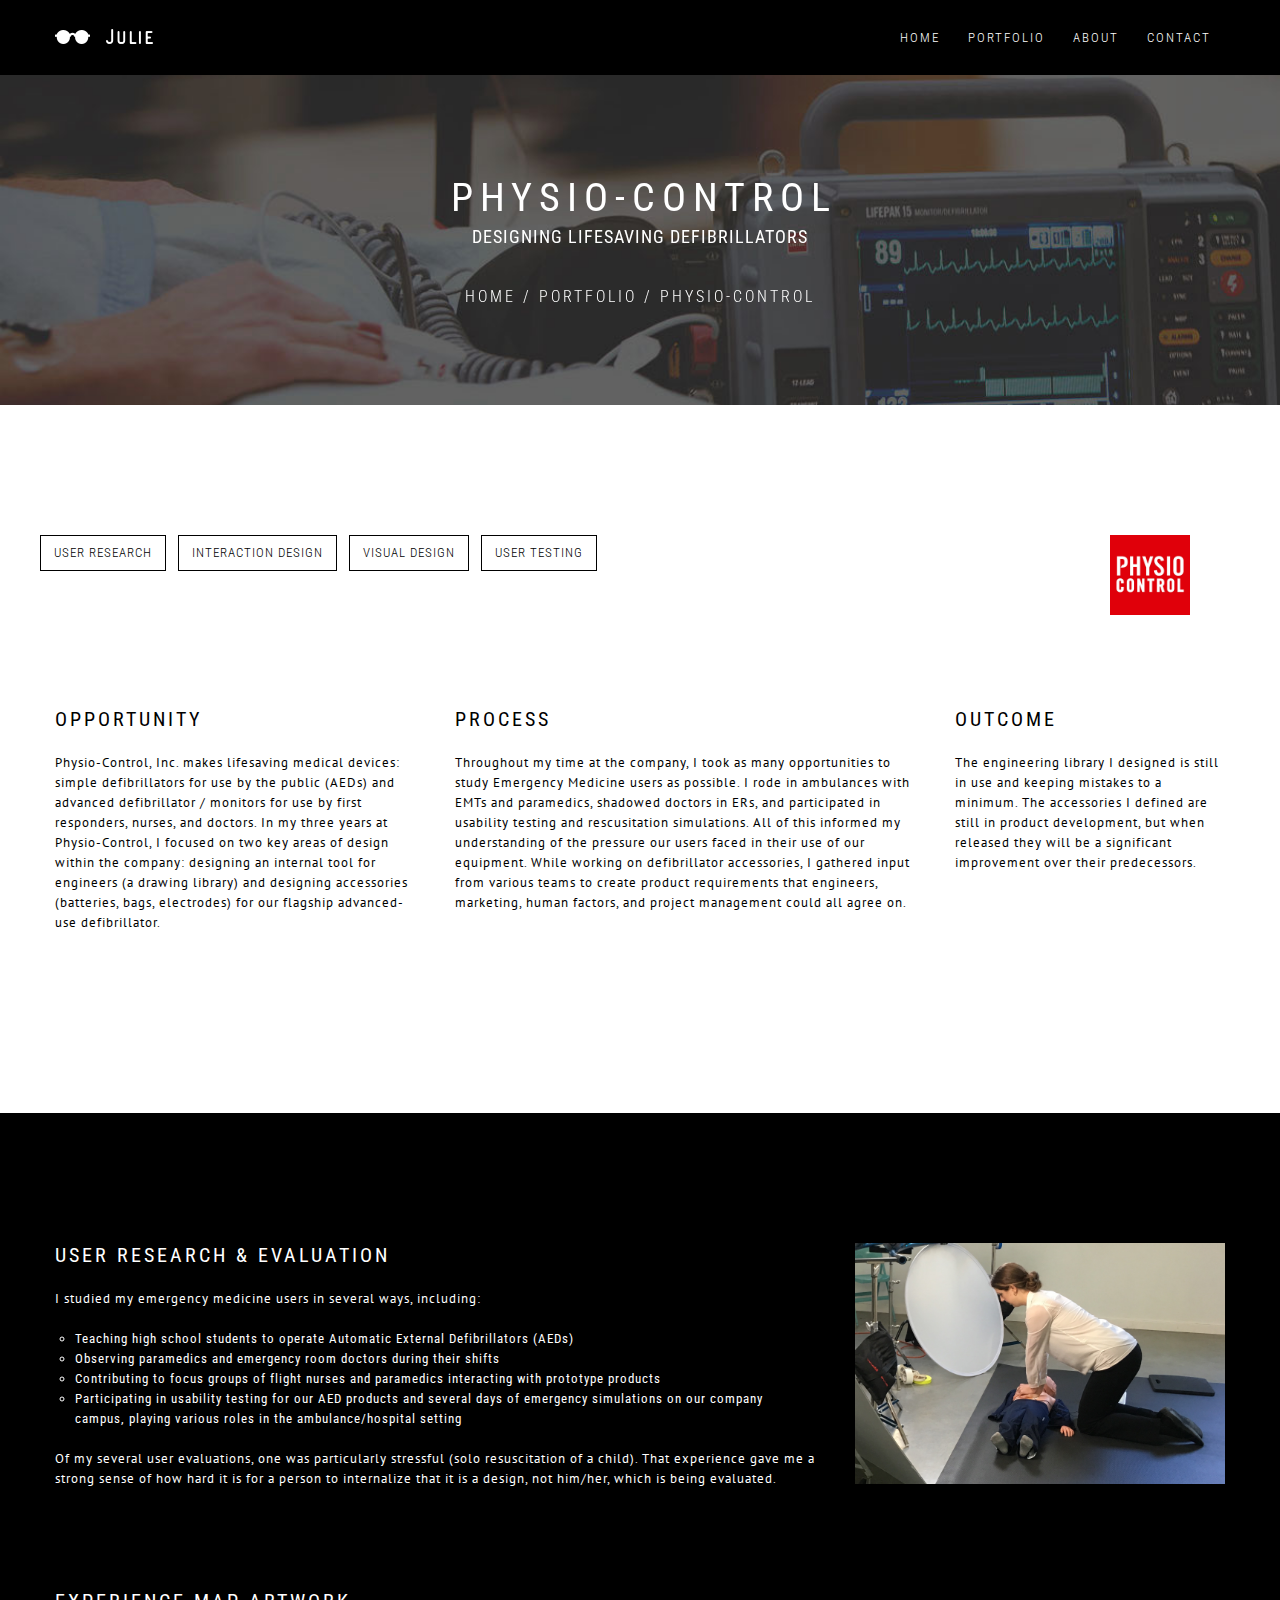
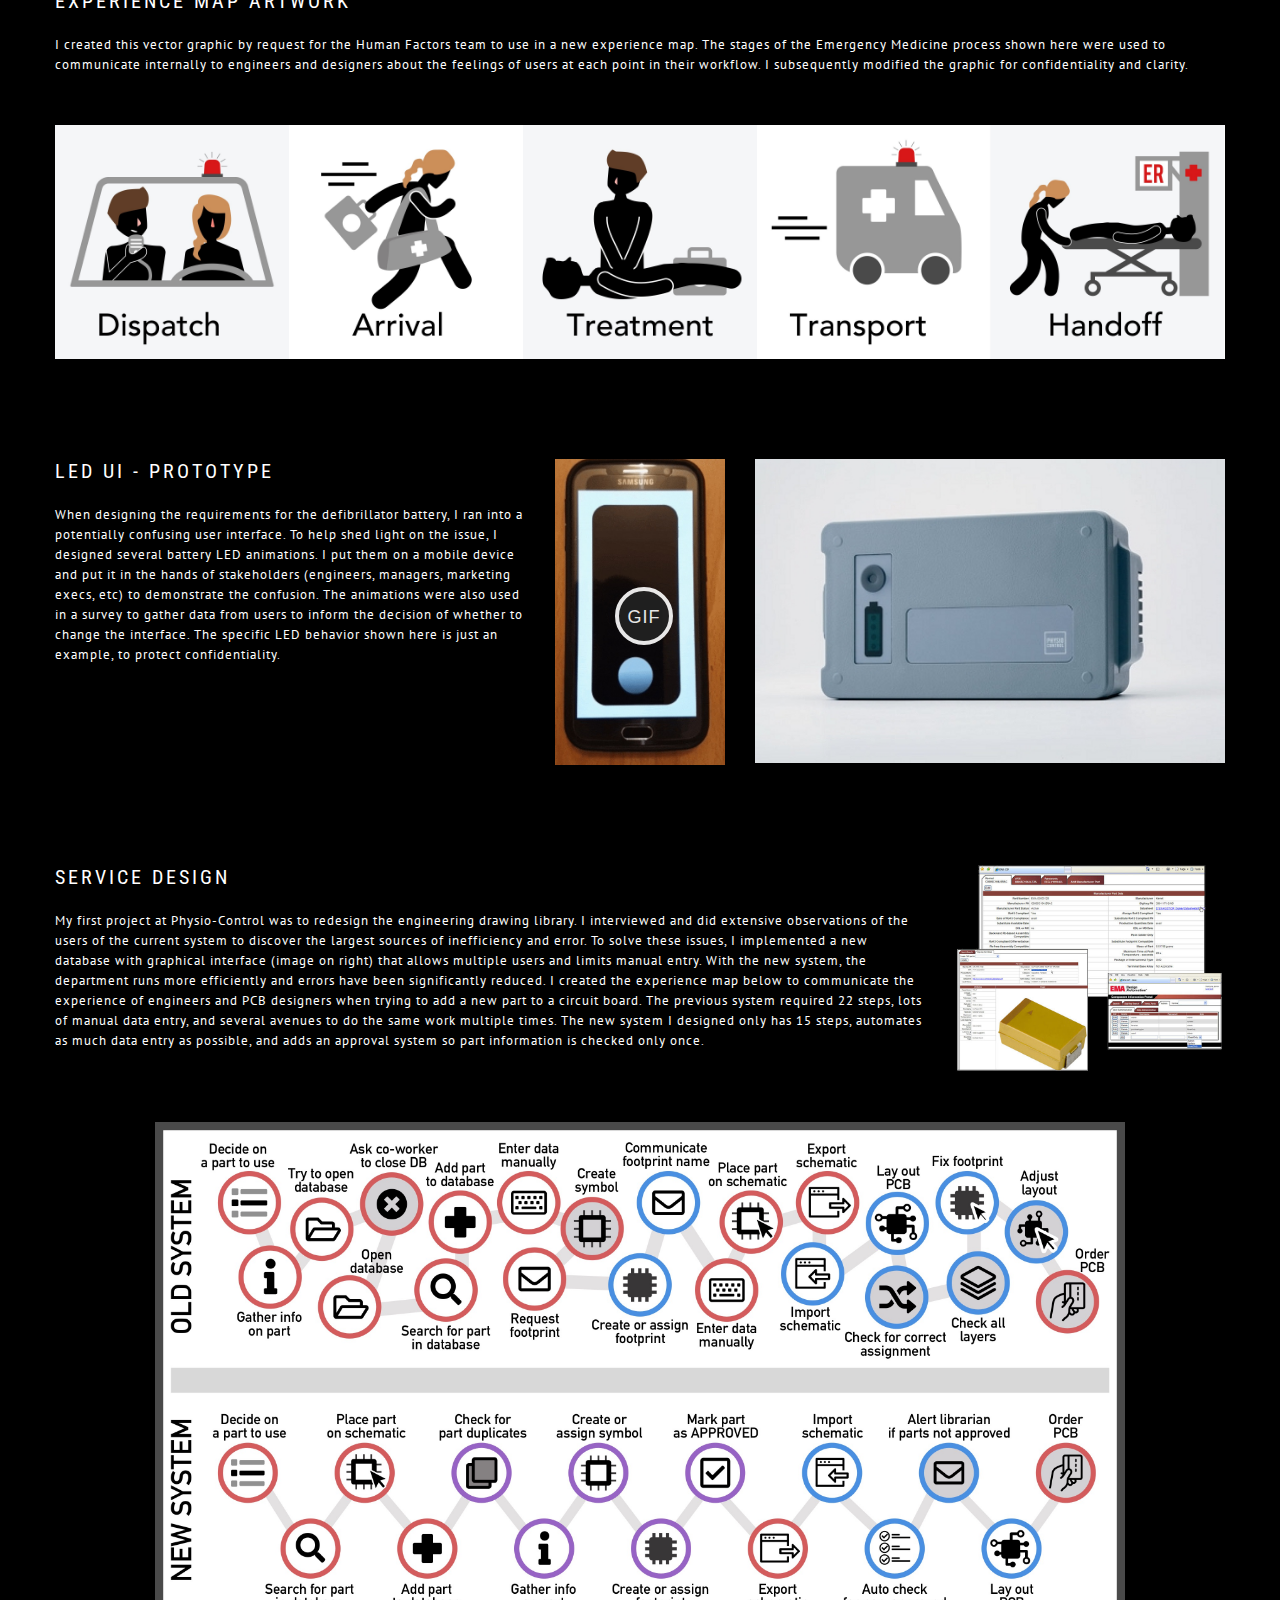
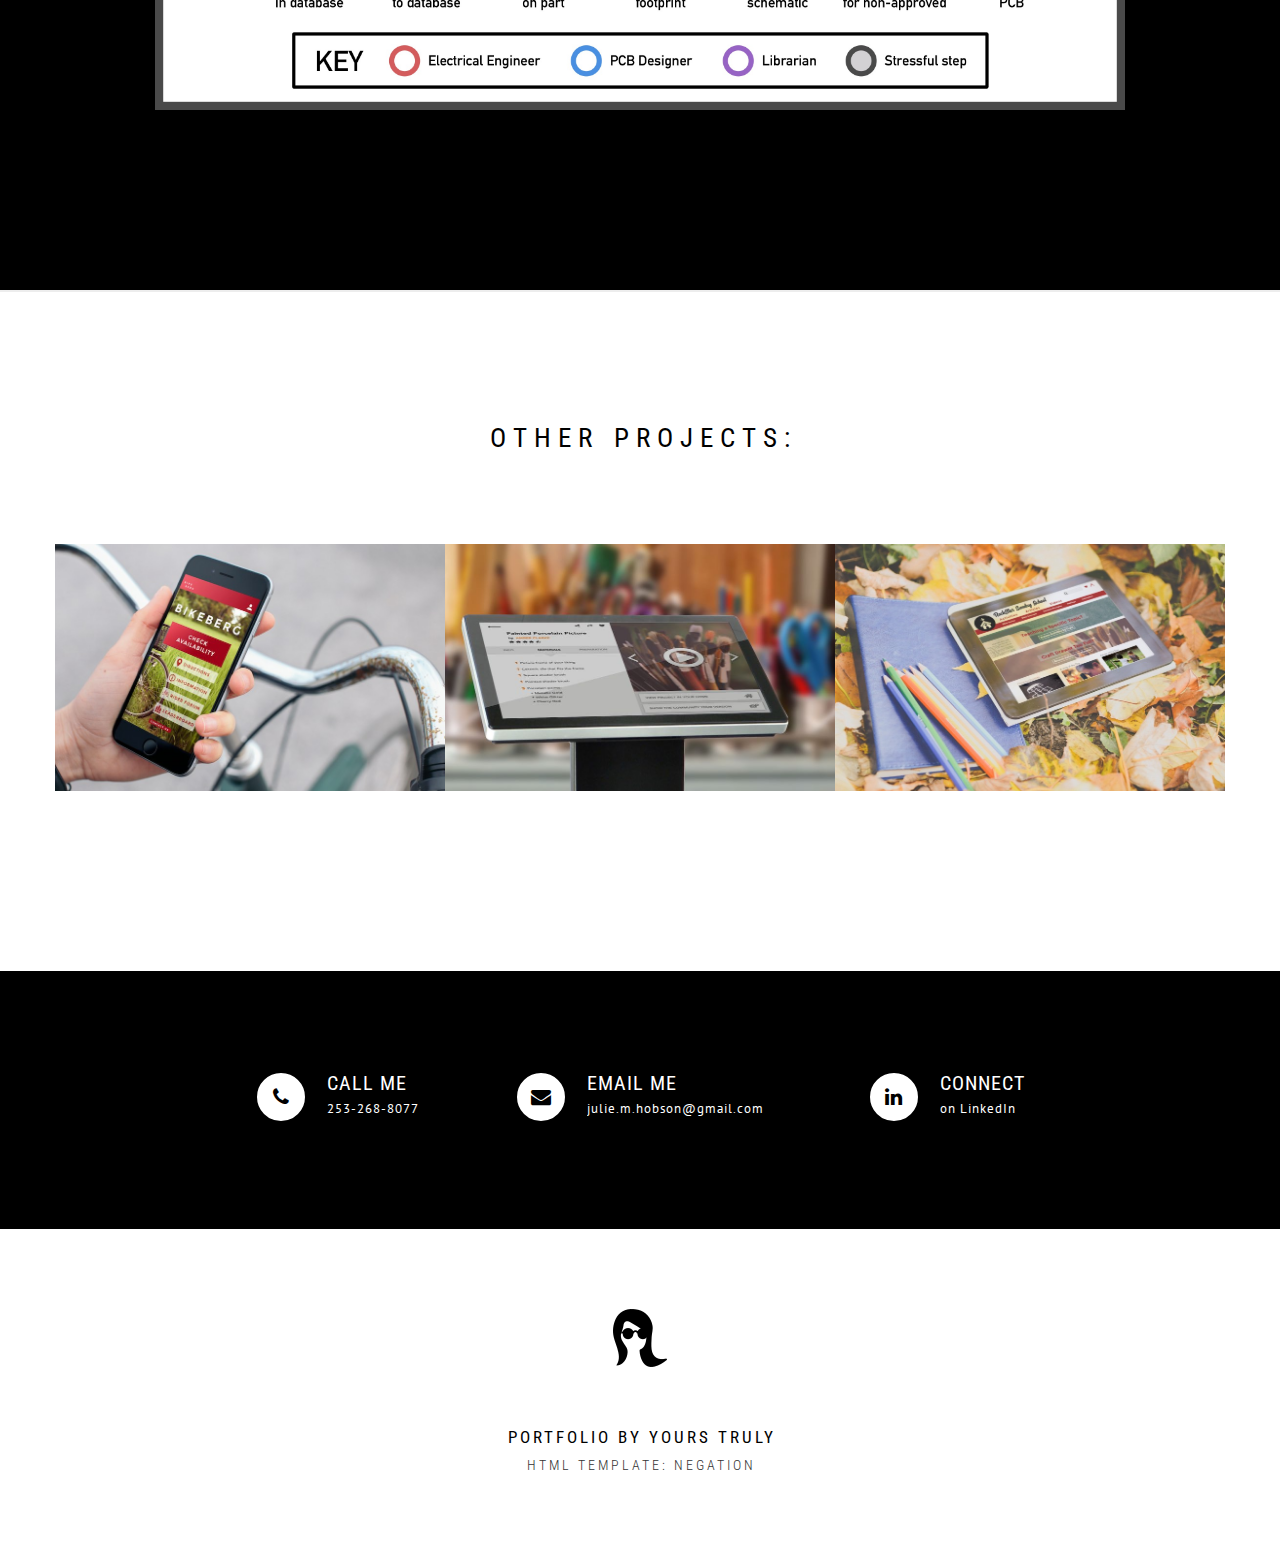
<file: physio-control.html>
<!doctype html>
<html lang="en">
<head>
	<!-- Basic Page Needs -->
	<meta charset="utf-8">
	<title>Julie Hobson - UX Portfolio</title>
	<meta name="viewport" content="width=device-width, initial-scale=1, maximum-scale=1">

	<!-- Web Font -->
	<link href="http://fonts.googleapis.com/css?family=Roboto+Condensed:400,300,700|PT+Sans" rel="stylesheet" type="text/css">

	<!-- Plugins Stylesheets -->
	<link rel="stylesheet" href="css/font-awesome.min.css">
	<link rel="stylesheet" href="css/animate.min.css">
	<link rel="stylesheet" href="css/owl.carousel.css">
	<link rel="stylesheet" href="css/swipebox.min.css">
	<link rel="stylesheet" href="css/gifplayer.css">

	<!-- Main Stylesheets -->
	<link rel="stylesheet" href="css/main.css">
	<link rel="stylesheet" href="css/responsive.css">

	<!-- Favicon (tab icon) -->
	<link rel="icon" href="images/icon-main-black.png">
</head>

<body>
	<!-- Wrapper / Start -->
	<div id="wrapper">

		<!-- Page Header / Start -->
	    <header class="page-header">

			<!-- Page Header Inner / Start -->
			<div id="page-header-inner" class="page-header-inner">

				<!-- Container / Start -->
		        <div class="container">

					<!-- column / start -->
		            <div class="col col-size-12">

						<!-- Logo -->
		                <a href="index.html" id="logo" class="logo f-left">
		                    <img src="images/logo-part-1.png" class="logo-part-1" alt="">
							<img src="images/logo-part-2.png" class="logo-part-2" alt="">
		                </a>

						<!-- Main Navigation -->
		                <nav id="main-nav" class="main-nav f-right">
		                    <ul>
		                        <li><a href="index.html">home</a></li>
		                        <li><a href="portfolio.html">portfolio</a>
		                        	<ul>
		                                <li><a href="pullsmart.html">pullsmart</a></li>
		                        		<li><a href="physio-control.html">physio-control</a></li>
		                                <li><a href="bikeberg.html">bikeberg app</a></li>
		                                <li><a href="craft.html">craft platform</a></li>
		                                <li><a href="rockstar.html">rockstar site</a></li>
		                                <li><a href="cruk.html">user testing</a></li>
		                                <li><a href="dissertation.html">dissertation</a></li>
		                            </ul> 
		                        </li>
		                        <li><a href="about.html">about</a>
								</li>
		                        <li><a href="contact.html">contact</a></li>
		                    </ul>
		                </nav>

		            </div>
					<!-- column / end -->

		        </div>
				<!-- Container / End -->

			</div>
			<!-- Page Header Inner / End -->

	    </header>
		<!-- Page Header / End -->

		<!-- Page Info / Start -->
		<section class="page-info">

			<!-- Page Info Parallax -->
			<div class="page-info-parallax" data-image="images/physio-banner.jpg"></div>

			<!-- Parallax Content / Start -->
			<div class="parallax-content">

				<!-- Title -->
				<h2 class="page-info-title txt-style-plus">Physio-Control</h2>
				<h4 class="txt-white">Designing Lifesaving Defibrillators</h4>
				</br></br>
				<!-- Breadcrumbs -->
				<ul class="breadcrumbs">
					<li><a href="index.html">home</a></li>
					<li><a href="portfolio.html">portfolio</a></li>
					<li>physio-control</li>
				</ul>

			</div>
			<!-- Parallax Content / End -->

		</section>
		<!-- Page Info / End -->

		<!-- Content / Start -->
		<section class="content">

			<!-- Container / Start -->
	    	<div class="container">

	    		<!-- Row / Start -->
				<div class="row">
	    					<!-- Tags-->
							<div class="tagcloud tagcloud-with-logos">
								<a href="portfolio.html">user research</a>
								<a href="portfolio.html">interaction design</a>
								<a href="portfolio.html">visual design</a>
								<a href="portfolio.html">user testing</a>
							</div>
							<!-- Logos-->
							<div class="logo-sq">
								<img src="images/physio-logo.jpg">
							</div>

				</div>
				<!-- Row / End -->

				<!-- Row / Start -->
				<div class="row">

					<!-- column / start -->
					<div class="col col-size-4">

						<!-- Title -->
						<h2 class="project-title txt-style">Opportunity</h2>

						<!-- Text -->
						<p class="r-margins">Physio-Control, Inc. makes lifesaving medical devices: simple defibrillators for use by the public (AEDs) and advanced defibrillator / monitors for use by first responders, nurses, and doctors.  In my three years at Physio-Control, I focused on two key areas of design within the company: designing an internal tool for engineers (a drawing library) and designing accessories (batteries, bags, electrodes) for our flagship advanced-use defibrillator.  </p>

					</div>
					<!-- column / end -->

					<!-- column / start -->
					<div class="col col-size-5">

						<!-- Title -->
						<h2 class="project-title txt-style">Process</h2>

						<!-- Text -->
						<p class="r-margins">Throughout my time at the company, I took as many opportunities to study Emergency Medicine users as possible.  I rode in ambulances with EMTs and paramedics, shadowed doctors in ERs, and participated in usability testing and rescusitation simulations.  All of this informed my understanding of the pressure our users faced in their use of our equipment.  While working on defibrillator accessories, I gathered input from various teams to create product requirements that engineers, marketing, human factors, and project management could all agree on.</p>

					</div>
					<!-- column / end -->

					<!-- column / start -->
					<div class="col col-size-3">

						<!-- Title -->
						<h2 class="project-title txt-style">Outcome</h2>

						<!-- Text -->
						<p class="r-margins">The engineering library I designed is still in use and keeping mistakes to a minimum.  The accessories I defined are still in product development, but when released they will be a significant improvement over their predecessors. </p>

					</div>
					<!-- column / end -->

				</div>
				<!-- Row / End -->

			</div>
			<!-- Container / End -->

		</section>
		<!-- Content / End -->


	<!-- Content / Start -->
		<section class="content bg-black">

			<!-- Container / Start -->
	    	<div class="container">

	    		<!-- Row / Start -->
	        	<div class="row">
					
					<!-- column / start -->
					<div class="col col-size-8">
						<!-- Title -->
						<h2 class="project-title txt-style txt-white">user research &amp; evaluation</h2>

						<!-- Text -->
						<p class="r-margins txt-white">I studied my emergency medicine users in several ways, including:</p>
							<ul class="txt-white bullets">
                                <li>Teaching high school students to operate Automatic External Defibrillators (AEDs)</li>
                                <li>Observing paramedics and emergency room doctors during their shifts</li>
                                <li>Contributing to focus groups of flight nurses and paramedics interacting with prototype products</li>
                                <li>Participating in usability testing for our AED products and several days of emergency simulations on our company campus, playing various roles in the ambulance/hospital setting</li>
                            </ul> 
						<p class="r-margins txt-white">Of my several user evaluations, one was particularly stressful (solo resuscitation of a child). That experience gave me a strong sense of how hard it is for a person to internalize that it is a design, not him/her, which is being evaluated.</p>
					</div>
					<!-- column / end -->

					<!-- column / start -->
					<div class="col col-size-4">
						<figure>
				    		<img src="images/physio-cpr.jpg" class="pf-item-img" alt="Julie performing CPR on a dummy for a user simulation">
					    </figure>

					</div>
					<!-- column / end -->

	        	</div>
	        	<!-- Row / End -->

	    		<!-- Row / Start -->
	        	<div class="row row-continue">

	        		<!-- column / start -->
					<div class="col col-size-12"> 
					
						<!-- Title -->
						<h2 class="project-title txt-style txt-white">Experience map artwork</h2>

						<!-- Text -->
						<p class="r-margins txt-white">I created this vector graphic by request for the Human Factors team to use in a new experience map.  The stages of the Emergency Medicine process shown here were used to communicate internally to engineers and designers about the feelings of users at each point in their workflow.  I subsequently modified the graphic for confidentiality and clarity.</p>

					</div>
					<!-- column / end -->

				</div>
				<!-- Row / End -->

				<!-- Row / Start -->
	        	<div class="row">


					<!-- column / start -->
					<div class="col col-size-12">
							<figure>
					    			<img src="images/physio-exp-map.jpg" class="pf-item-img" alt="graphic depicting paramedics in their work: getting a call, arriving on scene, rescusitation, transportation of patient, and handoff to hospital">
					      	</figure>
					</div>
					<!-- column / end -->

	        	</div>
	        	<!-- Row / End -->

	        	<!-- Row / Start -->
	        	<div class="row">
					
					<!-- column / start -->
					<div class="col col-size-5">
						<!-- Title -->
						<h2 class="project-title txt-style txt-white">led UI - prototype</h2>

						<!-- Text -->
						<p class="r-margins txt-white">When designing the requirements for the defibrillator battery, I ran into a potentially confusing user interface.  To help shed light on the issue, I designed several battery LED animations. I put them on a mobile device and put it in the hands of stakeholders (engineers, managers, marketing execs, etc) to demonstrate the confusion.  The animations were also used in a survey to gather data from users to inform the decision of whether to change the interface.  The specific LED behavior shown here is just an example, to protect confidentiality.</p>
					</div>
					<!-- column / end -->

					<!-- column / start -->
					<div class="col col-size-2">
						<figure>
				    		<img src="images/physio-led.jpg" class="pf-item-img gif" alt="example animation of battery led behavior">
				   		</figure>
					</div>
					<!-- column / end -->

					<!-- column / start -->
					<div class="col col-size-5">
						<figure>
				    		<img src="images/physio-battery.jpg" class="pf-item-img" alt="battery of previously released defibrillator, shown for context">
					    </figure>

					</div>
					<!-- column / end -->

	        	</div>
	        	<!-- Row / End -->


	        	<!-- Row / Start -->
	        	<div class="row row-continue">

	        		<!-- column / start -->
					<div class="col col-size-9">
					
						<!-- Title -->
						<h2 class="project-title txt-style txt-white">service design</h2>

						<!-- Text -->
						<p class="r-margins txt-white">My first project at Physio-Control was to redesign the engineering drawing library.  I interviewed and did extensive observations of the users of the current system to discover the largest sources of inefficiency and error. To solve these issues, I implemented a new database with graphical interface (image on right) that allows multiple users and limits manual entry. With the new system, the department runs more efficiently and errors have been significantly reduced.  I created the experience map below to communicate the experience of engineers and PCB designers when trying to add a new part to a circuit board.  The previous system required 22 steps, lots of manual data entry, and several avenues to do the same work multiple times.  The new system I designed only has 15 steps, automates as much data entry as possible, and adds an approval system so part information is checked only once.</p>

					</div>
					<!-- column / end -->

					<!-- column / start -->
					<div class="col col-size-3">

						<figure>
			    			<img src="images/physio-database.jpg" class="pf-item-img" alt="screenshots of the new part library I implemented">
				      	</figure>

					</div>
					<!-- column / end -->

				</div>
	        	<!-- Row / End -->

	        	<!-- Row / Start -->
	        	<div class="row row-center">

					<!-- column / start -->
					<div class="col col-size-10">
				
						<figure>
			    			<img src="images/physio-library-exp-map.jpg" class="pf-item-img" alt="diagram showing the steps needed to place a part on a circuit board, before and after my system redesign: 22 before, 15 after">
				      	</figure>
					    
					</div>
					<!-- column / end -->

	        	</div>
	        	<!-- Row / End -->

	    	</div>
	    	<!-- Container / End -->

		</section>
		<!-- Content / End -->

		<!-- Split Line -->
		<div class="split-line"></div>

		<!-- Content / Start -->
		<section class="content">

			<!-- Container / Start -->
	    	<div class="container">

				<!-- Title -->
				<div class="title-2-body">
					<h2 class="title-2 txt-style-plus">other projects:</h2>
				</div>

				<!-- Row / Start -->
				<div class="row">

					<!-- column / start -->
					<div class="col col-size-12">

						<!-- Portfolio Item -->
						<div class="col-fluid col-fluid-one-third pf-item">
							<a href="bikeberg.html">
								<figure>
						    		<img src="images/bikeberg-preview.jpg" class="pf-item-img" alt="mockup of bikeberg app">
						        	<figcaption class="pf-item-overlay">
						        		<h3 class="pf-item-name txt-style">bikeberg</h3>
						        		<p class="pf-item-category txt-style">bicycle parking app</p>
						    		</figcaption>
						      	</figure>
							</a>
						</div>

						<!-- Portfolio Item -->
						<div class="col-fluid col-fluid-one-third pf-item">
							<a href="craft.html">
								<figure>
						    		<img src="images/craft-preview.jpg" class="pf-item-img" alt="mockup of craft collective interface">
						        	<figcaption class="pf-item-overlay">
						        		<h3 class="pf-item-name txt-style">the craft collective</h3>
						        		<p class="pf-item-category txt-style">platform design</p>
						    		</figcaption>
						      	</figure>
							</a>
						</div>

						<!-- Portfolio Item -->
						<div class="col-fluid col-fluid-one-third pf-item">
							<a href="rockstar.html">
								<figure>
						    		<img src="images/rsss-8.jpg" class="pf-item-img" alt="mockup of rockstar website">
						        	<figcaption class="pf-item-overlay">
						        		<h3 class="pf-item-name txt-style">Rockstar sunday school</h3>
						        		<p class="pf-item-category txt-style">website design</p>
						    		</figcaption>
						      	</figure>
							</a>
						</div>

					</div>
					<!-- column / end -->

				</div>
				<!-- Row / End -->

			</div>
			<!-- Container / End -->

		</section>
		<!-- Content / End -->

		<!-- Content / Start -->
		<section class="content bg-black txt-white padding-100">

			<!-- Container / Start -->
			<div class="container">

				<!-- Row / Start -->
				<div class="row r-margins">

					<!-- column / start -->
					<div class="col col-size-8 col-offset-2">
					
						<!-- Get in Touch -->
						<ul class="get-in-touch-list">
							<li>
								<div class="get-in-touch f-left">
									<a href="tel:253-268-8077" target="_blank">
										<i class="fa fa-phone get-in-touch-icon"></i>
									</a>
									<div class="of-hidden f-left">
										<h4 class="get-in-touch-title">call me</h4>
										<p><a href="tel:253-268-8077" target="_blank">253-268-8077</a></p>
									</div>
								</div>
							</li>
							<li class="txt-center">
								<div class="get-in-touch d-i-block">
									<a href="mailto:julie.m.hobson@gmail.com" target="_blank">
										<i class="fa fa-envelope get-in-touch-icon"></i>
									</a>
									<div class="of-hidden f-left">
										<h4 class="get-in-touch-title">email me</h4>
										<p><a href="mailto:julie.m.hobson@gmail.com" target="_blank">julie.m.hobson@gmail.com</a></p>
									</div>
								</div>
							</li>
							<li>
								<div class="get-in-touch f-right">
									<a href="https://www.linkedin.com/in/juliehobson/" target="_blank">
										<i class="fa fa-linkedin get-in-touch-icon"></i>
									</a>
									<div class="of-hidden f-left">
										<h4 class="get-in-touch-title">connect</h4>
										<p><a href="https://www.linkedin.com/in/juliehobson/" target="_blank">on LinkedIn</a></p>
									</div>
								</div>
							</li>
						</ul>

					</div>
					<!-- column / end -->

				</div>
				<!-- Row / End -->

			</div>
			<!-- Container / End -->

		</section>
		<!-- Content / End -->

		<!-- Page Fotter / Start -->
		<footer class="page-footer">

			<!-- Container / Start -->
			<div class="container">

				<!-- column / start -->
				<div class="col col-size-12">

					<!-- Logo -->
					<img src="images/icon-main-black.png" class="page-footer-logo" alt="">

					<!-- Text -->
					<p class="copyright r-margins txt-style ">Portfolio by Yours Truly</p>
					<p class="r-margins txt-style">html template: Negation</p>

				</div>
				<!-- column / end -->

			</div>
			<!-- Container / End -->

		</footer>
		<!-- Page Fotter / End -->

	</div>
	<!-- Wrapper / End -->

<!-- JavaScript -->
<script src="js/jquery.min.js"></script>
<script src="js/modernizr-custom.js"></script>
<script src="js/jquery.unslider-custom.min.js"></script>
<script src="js/jquery.owl.carousel.min.js"></script>
<script src="js/jquery.imageScroll.min.js"></script>
<script src="js/jquery.isotope.min.js"></script>
<script src="js/jquery.swipebox.min.js"></script>
<script src="js/jquery.smartResize.min.js"></script>
<script src="js/jquery.delayLaunch.min.js"></script>
<script src="js/jquery.countTo.js"></script>
<script src="js/jquery.browser.min.js"></script>
<script src="js/jquery.contact.js"></script>
<script src="js/wow.min.js"></script>
<script src="js/custom.js"></script>
<script src="js/jquery.gifplayer.js"></script>
<script>$('.gif').gifplayer();</script>

</body>
</html>
</file>
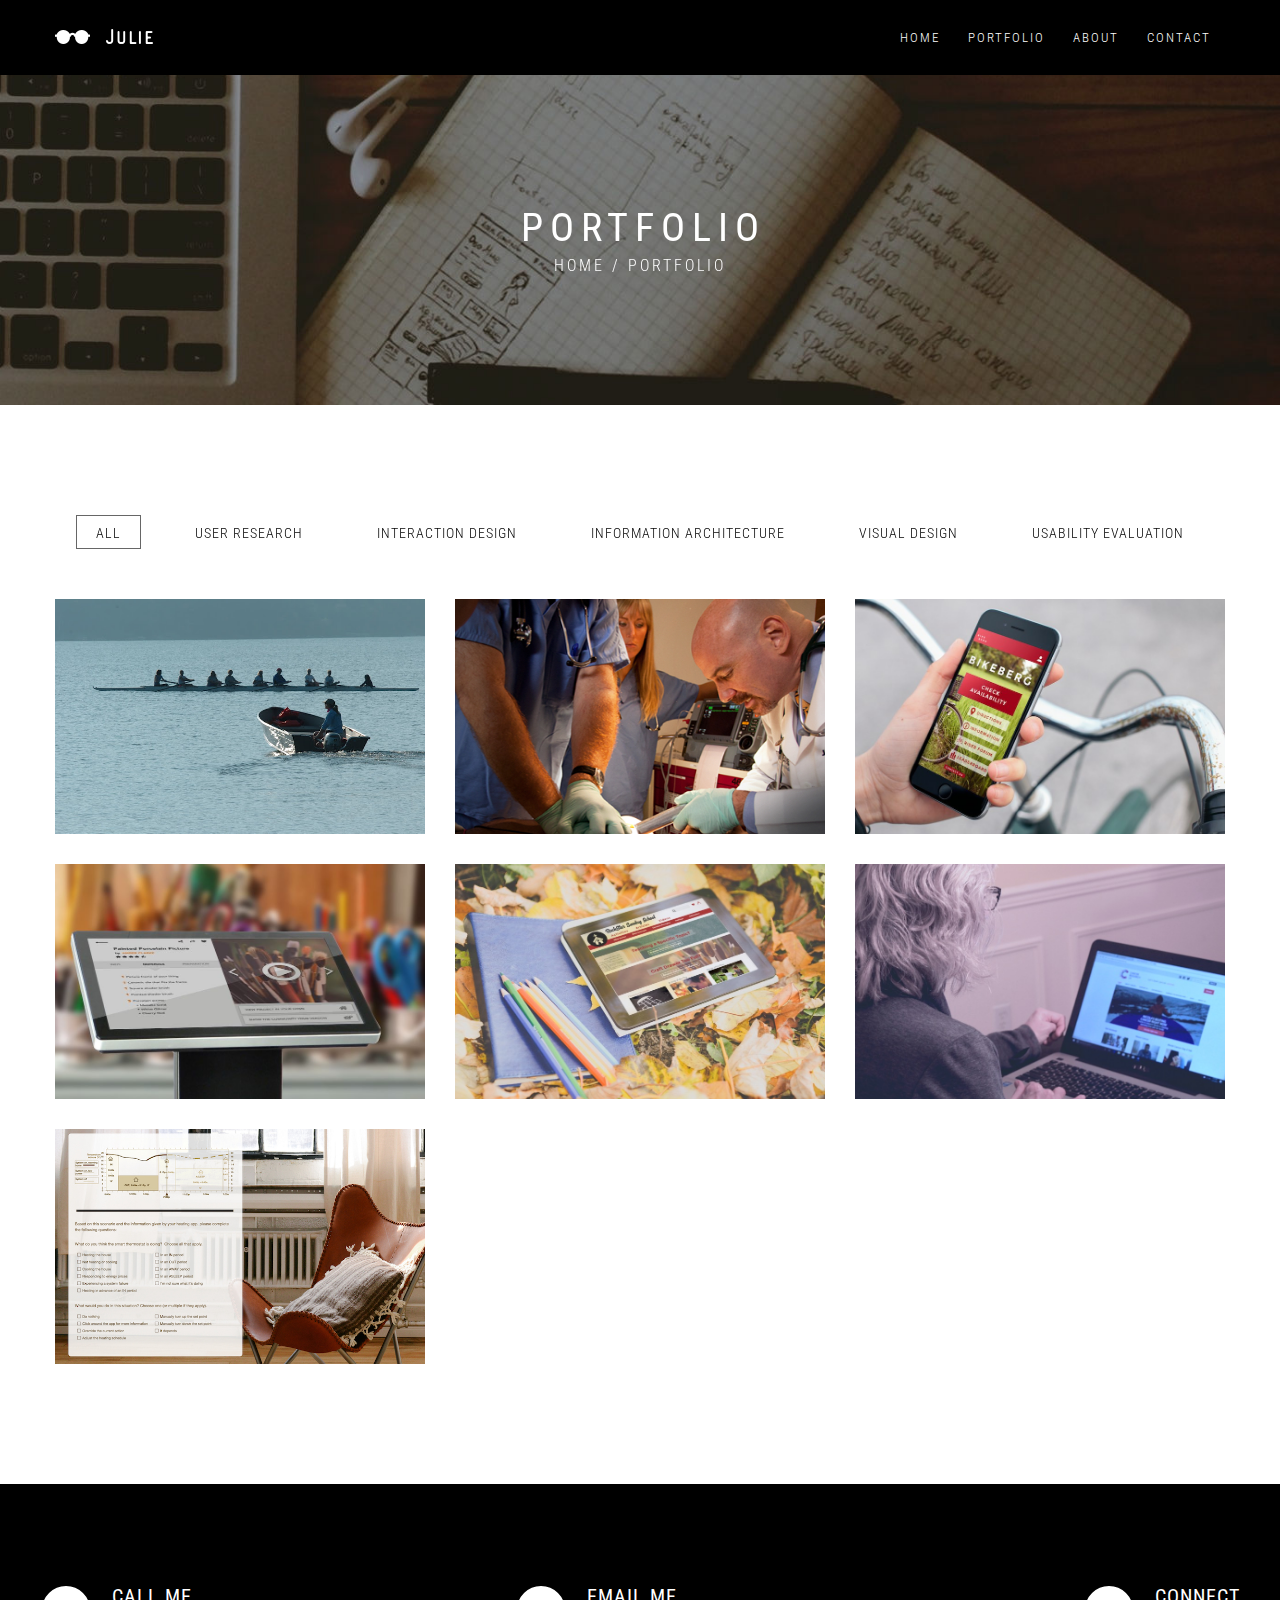
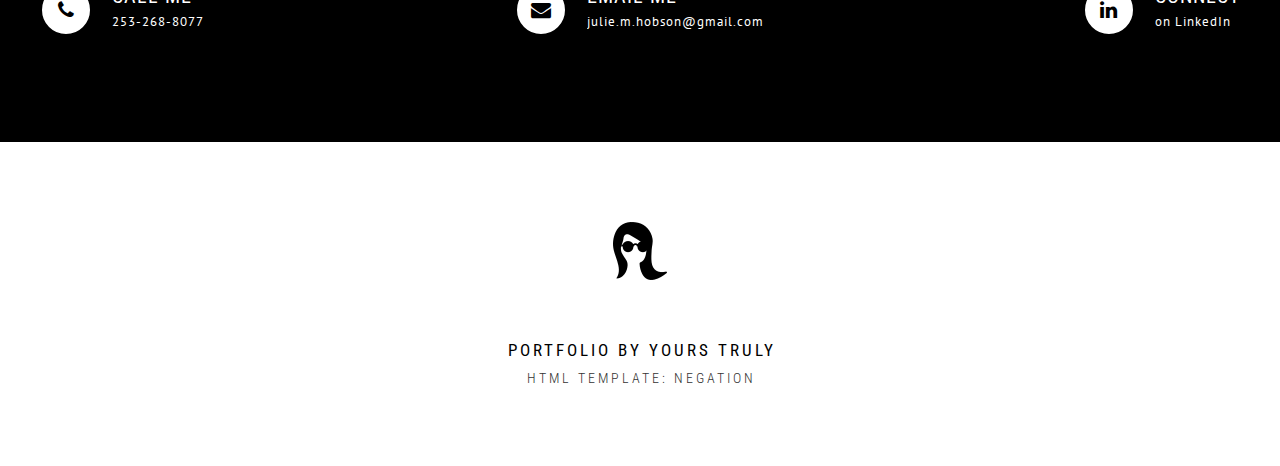
<file: portfolio.html>
<!doctype html>
<html lang="en">
<head>
	<!-- Basic Page Needs -->
	<meta charset="utf-8">
	<title>Julie Hobson - UX Portfolio</title>
	<meta name="viewport" content="width=device-width, initial-scale=1, maximum-scale=1">

	<!-- Web Font -->
	<link href="http://fonts.googleapis.com/css?family=Roboto+Condensed:400,300,700|PT+Sans" rel="stylesheet" type="text/css">

	<!-- Plugins Stylesheets -->
	<link rel="stylesheet" href="css/font-awesome.min.css">
	<link rel="stylesheet" href="css/animate.min.css">
	<link rel="stylesheet" href="css/owl.carousel.css">
	<link rel="stylesheet" href="css/swipebox.min.css">

	<!-- Main Stylesheets -->
	<link rel="stylesheet" href="css/main.css">
	<link rel="stylesheet" href="css/responsive.css">

	<!-- Favicon (tab icon) -->
	<link rel="icon" href="images/icon-main-black.png">
</head>

<body>
	<!-- Wrapper / Start -->
	<div id="wrapper">

		<!-- Page Header / Start -->
	    <header class="page-header">

			<!-- Page Header Inner / Start -->
			<div id="page-header-inner" class="page-header-inner">

				<!-- Container / Start -->
		        <div class="container">

					<!-- column / start -->
		            <div class="col col-size-12">

						<!-- Logo -->
		                <a href="index.html" id="logo" class="logo f-left">
		                    <img src="images/logo-part-1.png" class="logo-part-1" alt="">
							<img src="images/logo-part-2.png" class="logo-part-2" alt="">
		                </a>

						<!-- Main Navigation -->
		                <nav id="main-nav" class="main-nav f-right">
		                    <ul>
		                        <li><a href="index.html">home</a></li>
		                        <li><a href="portfolio.html">portfolio</a>
		                        	<ul>
		                                <li><a href="pullsmart.html">pullsmart</a></li>
		                        		<li><a href="physio-control.html">physio-control</a></li>
		                                <li><a href="bikeberg.html">bikeberg app</a></li>
		                                <li><a href="craft.html">craft platform</a></li>
		                                <li><a href="rockstar.html">rockstar site</a></li>
		                                <li><a href="cruk.html">user testing</a></li>
		                                <li><a href="dissertation.html">dissertation</a></li>
		                            </ul> 
		                        </li>
		                        <li><a href="about.html">about</a>
								</li>
		                        <li><a href="contact.html">contact</a></li>
		                    </ul>
		                </nav>

		            </div>
					<!-- column / end -->

		        </div>
				<!-- Container / End -->

			</div>
			<!-- Page Header Inner / End -->

	    </header>
		<!-- Page Header / End -->

		<!-- Page Info / Start -->
		<section class="page-info">

			<!-- Page Info Parallax -->
			<div class="page-info-parallax" data-image="images/portfolio-banner.jpg"></div>

			<!-- Parallax Content / Start -->
			<div class="parallax-content">

				<!-- Title -->
				<h2 class="page-info-title txt-style-plus">portfolio</h2>

				<!-- Breadcrumbs -->
				<ul class="breadcrumbs">
					<li><a href="index.html">home</a></li>
					<li>portfolio</li>
				</ul>

			</div>
			<!-- Parallax Content / End -->

		</section>
		<!-- Page Info / End -->

		<!-- Content / Start -->
		<section class="content">

			<!-- Container / Start -->
	    	<div class="container">

				<ul id="pf-filter" class="pf-filter pf-filter-page">
					<li class="btn-lines active-filter" data-filter="*">all
						<span class="line-top"></span>
						<span class="line-bottom"></span>
						<span class="line-left"></span>
						<span class="line-right"></span>
					</li>
					<li class="btn-lines" data-filter=".research">user research
						<span class="line-top"></span>
						<span class="line-bottom"></span>
						<span class="line-left"></span>
						<span class="line-right"></span>
					</li>
					<li class="btn-lines" data-filter=".ixd">interaction design
						<span class="line-top"></span>
						<span class="line-bottom"></span>
						<span class="line-left"></span>
						<span class="line-right"></span>
					</li>
					<li class="btn-lines" data-filter=".ia">information architecture
						<span class="line-top"></span>
						<span class="line-bottom"></span>
						<span class="line-left"></span>
						<span class="line-right"></span>
					</li>
					<li class="btn-lines" data-filter=".visual">visual design
						<span class="line-top"></span>
						<span class="line-bottom"></span>
						<span class="line-left"></span>
						<span class="line-right"></span>
					</li>
					<li class="btn-lines" data-filter=".eval">usability evaluation
						<span class="line-top"></span>
						<span class="line-bottom"></span>
						<span class="line-left"></span>
						<span class="line-right"></span>
					</li>
				</ul>

				<!-- Portfolio / Start -->
				<ul id="portfolio" class="portfolio portfolio-page">

					<!-- Portfolio Item -->
					<li class="col col-size-4 pf-item research ixd eval">
						<a href="pullsmart.html">
							<figure>
					    		<img src="images/pullsmart-preview.jpg" class="pf-item-img" alt="coach and rowing team on the water">
					        	<figcaption class="pf-item-overlay">
					        		<h3 class="pf-item-name txt-style">Pullsmart</h3>
					        		<p class="pf-item-category txt-style">rowing performance feedback</p>
					    		</figcaption>
					      </figure>
						</a>
					</li>

					<!-- Portfolio Item -->
					<li class="col col-size-4 pf-item research ixd visual eval">
						<a href="physio-control.html">
							<figure>
					    		<img src="images/physio-preview.jpg" class="pf-item-img" alt="defibrillator in hospital setting">
					        	<figcaption class="pf-item-overlay">
					        		<h3 class="pf-item-name txt-style">Physio-Control</h3>
					        		<p class="pf-item-category txt-style">defibrillator design</p>
					    		</figcaption>
					      </figure>
						</a>
					</li>

					<!-- Portfolio Item -->
					<li class="col col-size-4 pf-item research ixd visual">
						<a href="bikeberg.html">
							<figure>
					    		<img src="images/bikeberg-preview.jpg" class="pf-item-img" alt="mockup of bikeberg app">
					        	<figcaption class="pf-item-overlay">
					        		<h3 class="pf-item-name txt-style">bikeberg</h3>
					        		<p class="pf-item-category txt-style">bicycle parking app</p>
					    		</figcaption>
					      </figure>
						</a>
					</li>

					<!-- Portfolio Item -->
					<li class="col col-size-4 pf-item research ixd eval">
						<a href="craft.html">
							<figure>
					    		<img src="images/craft-preview.jpg" class="pf-item-img" alt="mockup of craft collective interface">
					        	<figcaption class="pf-item-overlay">
					        		<h3 class="pf-item-name txt-style">the craft collective</h3>
					        		<p class="pf-item-category txt-style">platform design</p>
					    		</figcaption>
					      </figure>
						</a>
					</li>

					<!-- Portfolio Item -->
					<li class="col col-size-4 pf-item research ixd visual eval ia">
						<a href="rockstar.html">
							<figure>
					    		<img src="images/rsss-8.jpg" class="pf-item-img" alt="mockup of rockstar website">
					        	<figcaption class="pf-item-overlay">
					        		<h3 class="pf-item-name txt-style">Rockstar sunday school</h3>
					        		<p class="pf-item-category txt-style">website design</p>
					    		</figcaption>
					      </figure>
						</a>
					</li>

					<!-- Portfolio Item -->
					<li class="col col-size-4 pf-item eval">
						<a href="cruk.html">
							<figure>
					    		<img src="images/cruk-preview.jpg" class="pf-item-img" alt="woman browsing cancer research uk website">
					        	<figcaption class="pf-item-overlay">
					        		<h3 class="pf-item-name txt-style">Cancer Research UK</h3>
					        		<p class="pf-item-category txt-style">usability evaluation</p>
					    		</figcaption>
					      </figure>
						</a>
					</li>

					<!-- Portfolio Item -->
					<li class="col col-size-4 pf-item research eval">
						<a href="dissertation.html">
							<figure>
					    		<img src="images/diss-preview.jpg" class="pf-item-img" alt="scene with chair, pillow, and radiator">
					        	<figcaption class="pf-item-overlay">
					        		<h3 class="pf-item-name txt-style">my dissertation</h3>
					        		<p class="pf-item-category txt-style">a study on trust</p>
					    		</figcaption>
					      </figure>
						</a>
					</li>

				</ul>
				<!-- Portfolio / End -->

			</div>
			<!-- Container / End -->

		</section>
		<!-- Content / End -->

		<!-- Content / Start -->
		<section class="content bg-black txt-white padding-100">

			<!-- Container / Start -->
			<div class="container">

				<!-- Row / Start -->
				<div class="row r-margins">
					
						<!-- Get in Touch -->
						<ul class="get-in-touch-list">
							<li>
								<div class="get-in-touch f-left">
									<a href="tel:253-268-8077" target="_blank">
										<i class="fa fa-phone get-in-touch-icon"></i>
									</a>
									<div class="of-hidden f-left">
										<h4 class="get-in-touch-title">call me</h4>
										<p><a href="tel:253-268-8077" target="_blank">253-268-8077</a></p>
									</div>
								</div>
							</li>
							<li class="txt-center">
								<div class="get-in-touch d-i-block">
									<a href="mailto:julie.m.hobson@gmail.com" target="_blank">
										<i class="fa fa-envelope get-in-touch-icon"></i>
									</a>
									<div class="of-hidden f-left">
										<h4 class="get-in-touch-title">email me</h4>
										<p><a href="mailto:julie.m.hobson@gmail.com" target="_blank">julie.m.hobson@gmail.com</a></p>
									</div>
								</div>
							</li>
							<li>
								<div class="get-in-touch f-right">
									<a href="https://www.linkedin.com/in/juliehobson/" target="_blank">
										<i class="fa fa-linkedin get-in-touch-icon"></i>
									</a>
									<div class="of-hidden f-left">
										<h4 class="get-in-touch-title">connect</h4>
										<p><a href="https://www.linkedin.com/in/juliehobson/" target="_blank">on LinkedIn</a></p>
									</div>
								</div>
							</li>
						</ul>

					</div>
					<!-- column / end -->

				</div>
				<!-- Row / End -->

			</div>
			<!-- Container / End -->

		</section>
		<!-- Content / End -->

		<!-- Page Fotter / Start -->
		<footer class="page-footer">

			<!-- Container / Start -->
			<div class="container">

				<!-- column / start -->
				<div class="col col-size-12">

					<!-- Logo -->
					<img src="images/icon-main-black.png" class="page-footer-logo" alt="">

					<!-- Text -->
					<p class="copyright r-margins txt-style ">Portfolio by Yours Truly</p>
					<p class="r-margins txt-style">html template: Negation</p>

				</div>
				<!-- column / end -->

			</div>
			<!-- Container / End -->

		</footer>
		<!-- Page Fotter / End -->

	</div>
	<!-- Wrapper / End -->

<!-- JavaScript -->
<script src="js/jquery.min.js"></script>
<script src="js/modernizr-custom.js"></script>
<script src="js/jquery.unslider-custom.min.js"></script>
<script src="js/jquery.owl.carousel.min.js"></script>
<script src="js/jquery.imageScroll.min.js"></script>
<script src="js/jquery.isotope.min.js"></script>
<script src="js/jquery.swipebox.min.js"></script>
<script src="js/jquery.smartResize.min.js"></script>
<script src="js/jquery.delayLaunch.min.js"></script>
<script src="js/jquery.countTo.js"></script>
<script src="js/jquery.browser.min.js"></script>
<script src="js/jquery.contact.js"></script>
<script src="js/wow.min.js"></script>
<script src="js/custom.js"></script>

</body>
</html>
</file>
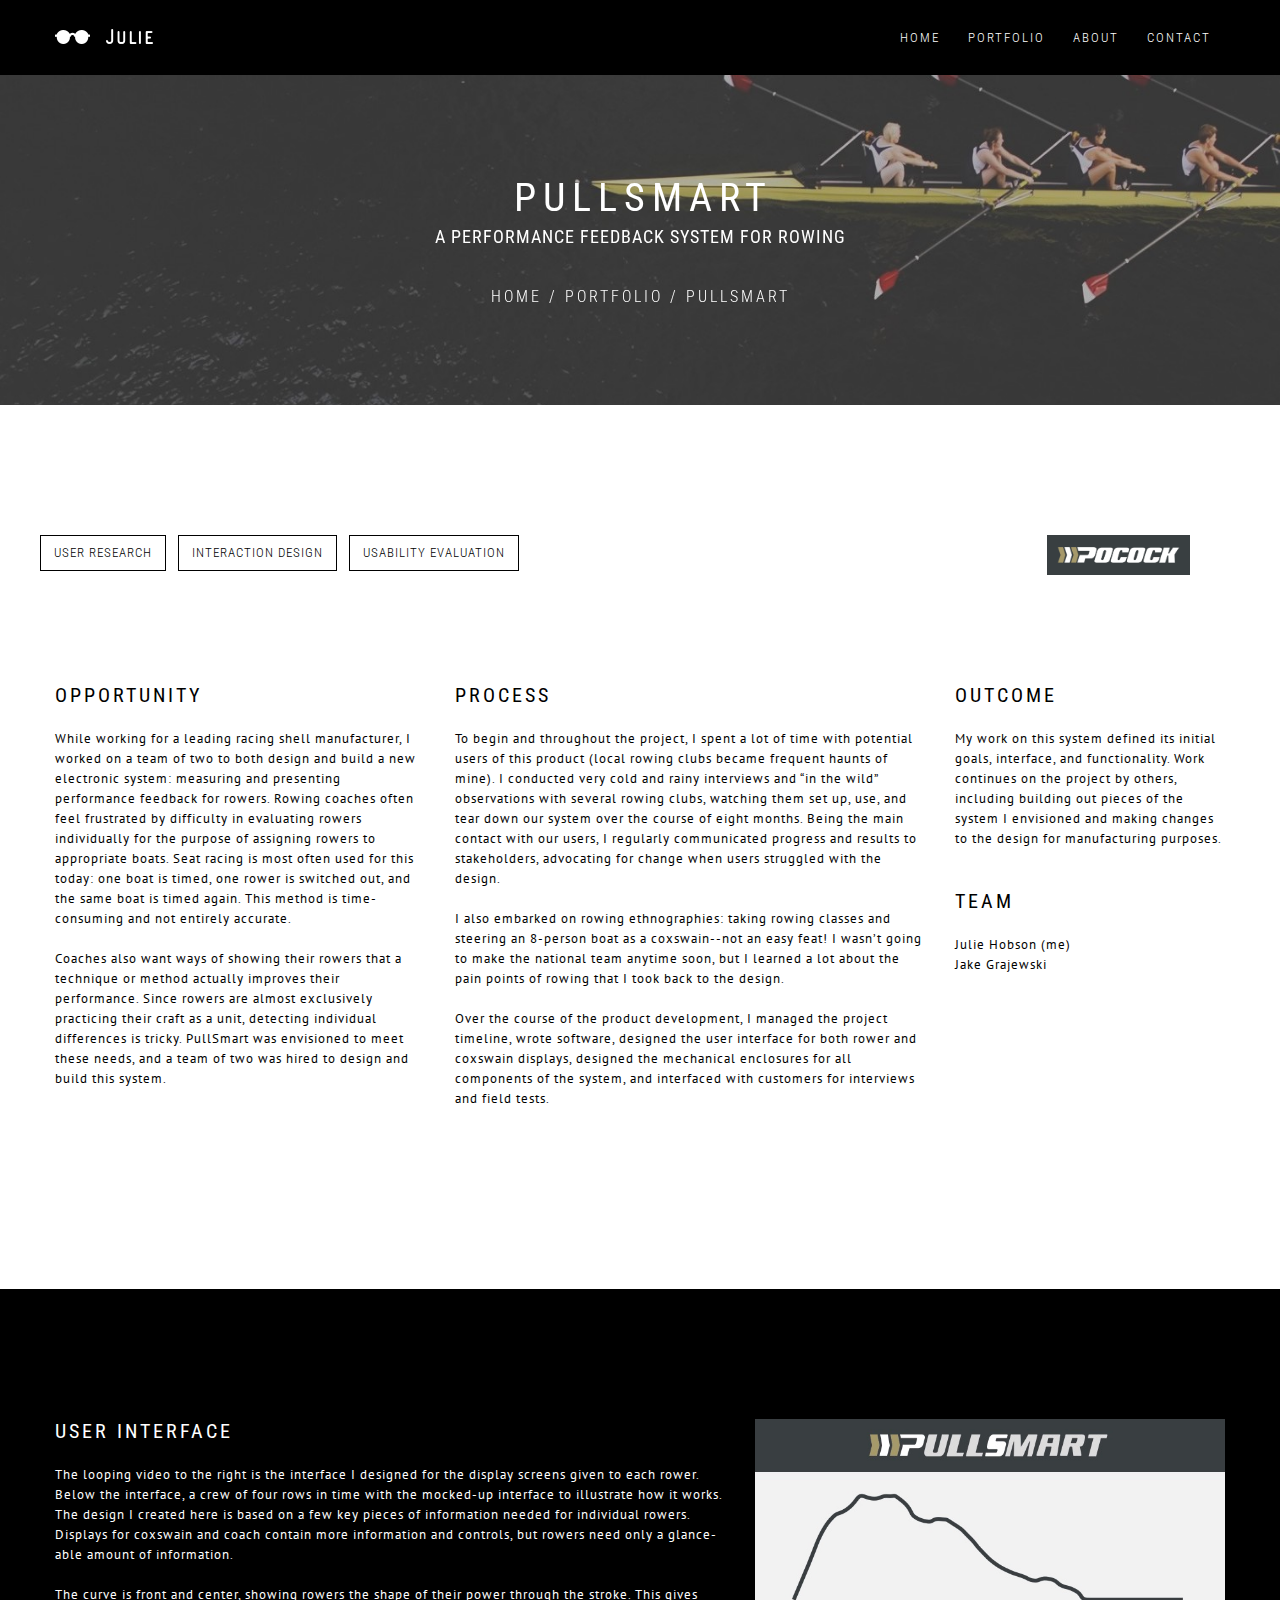
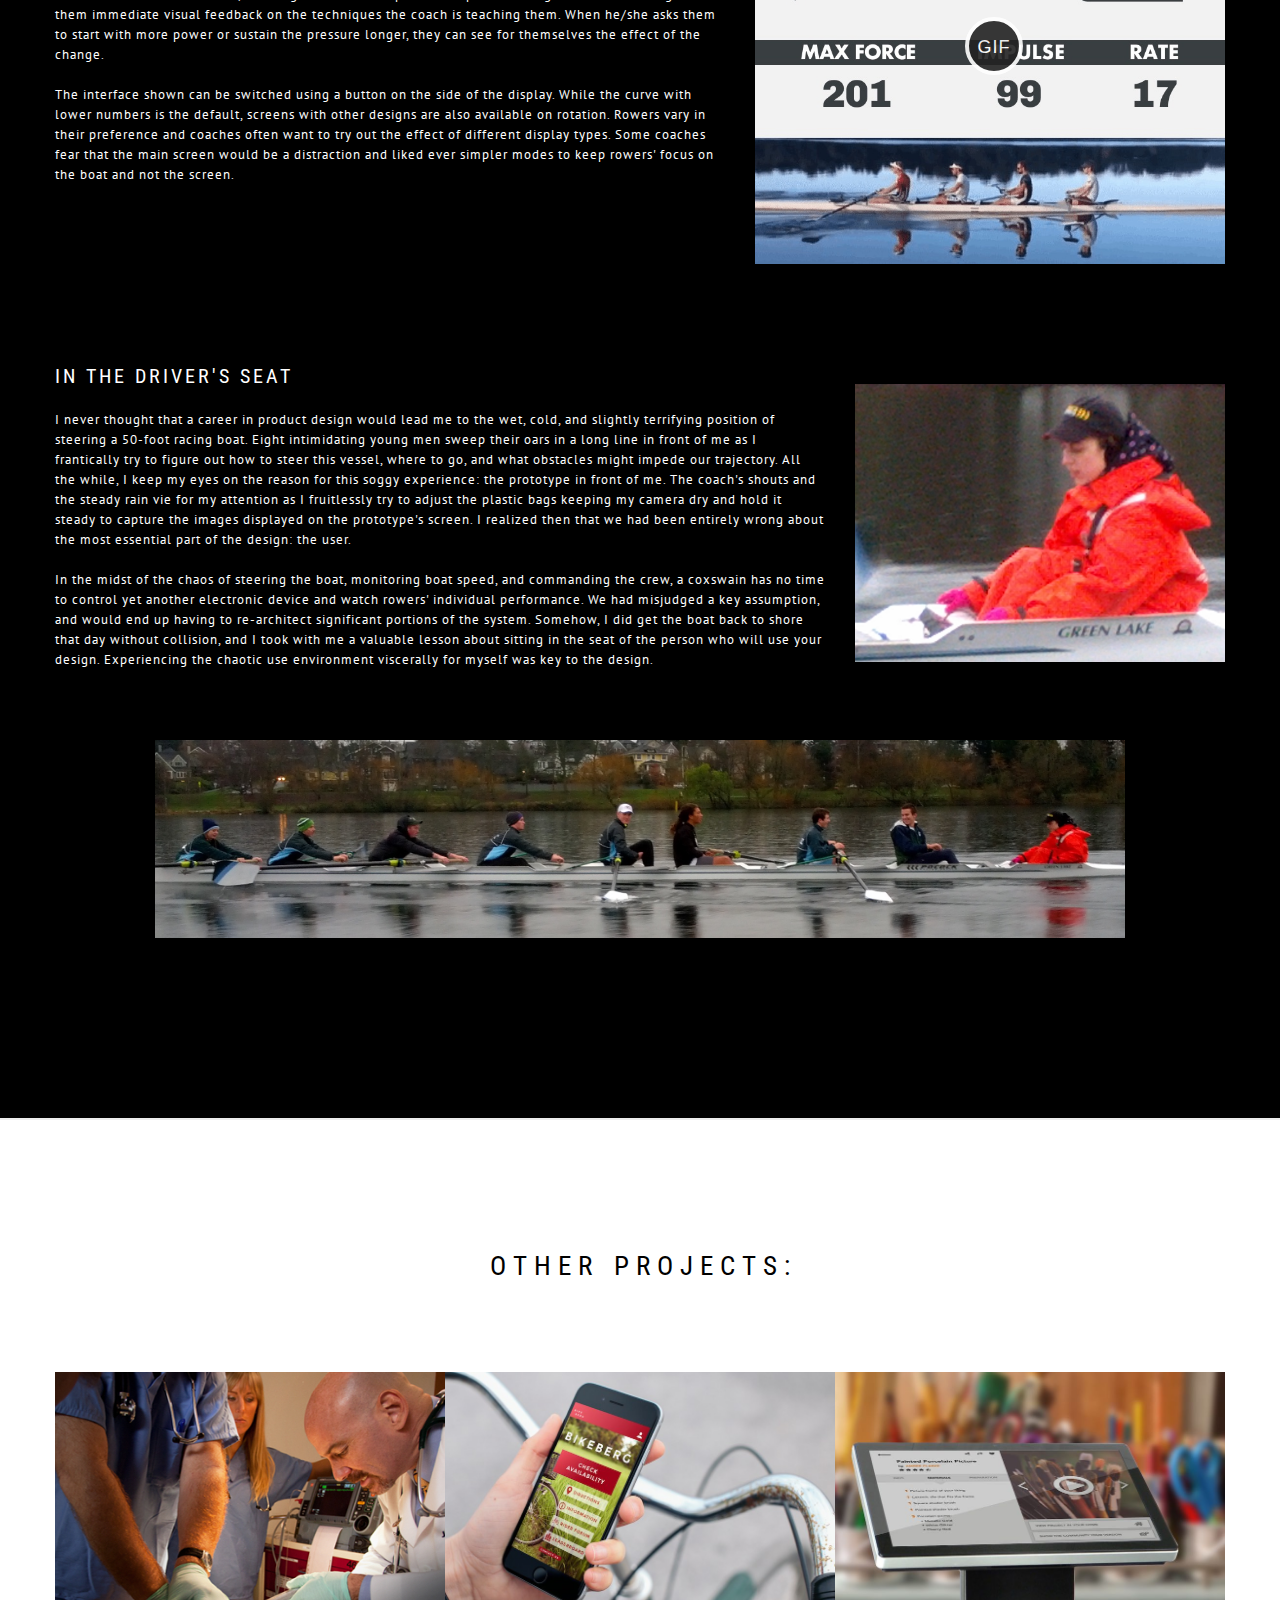
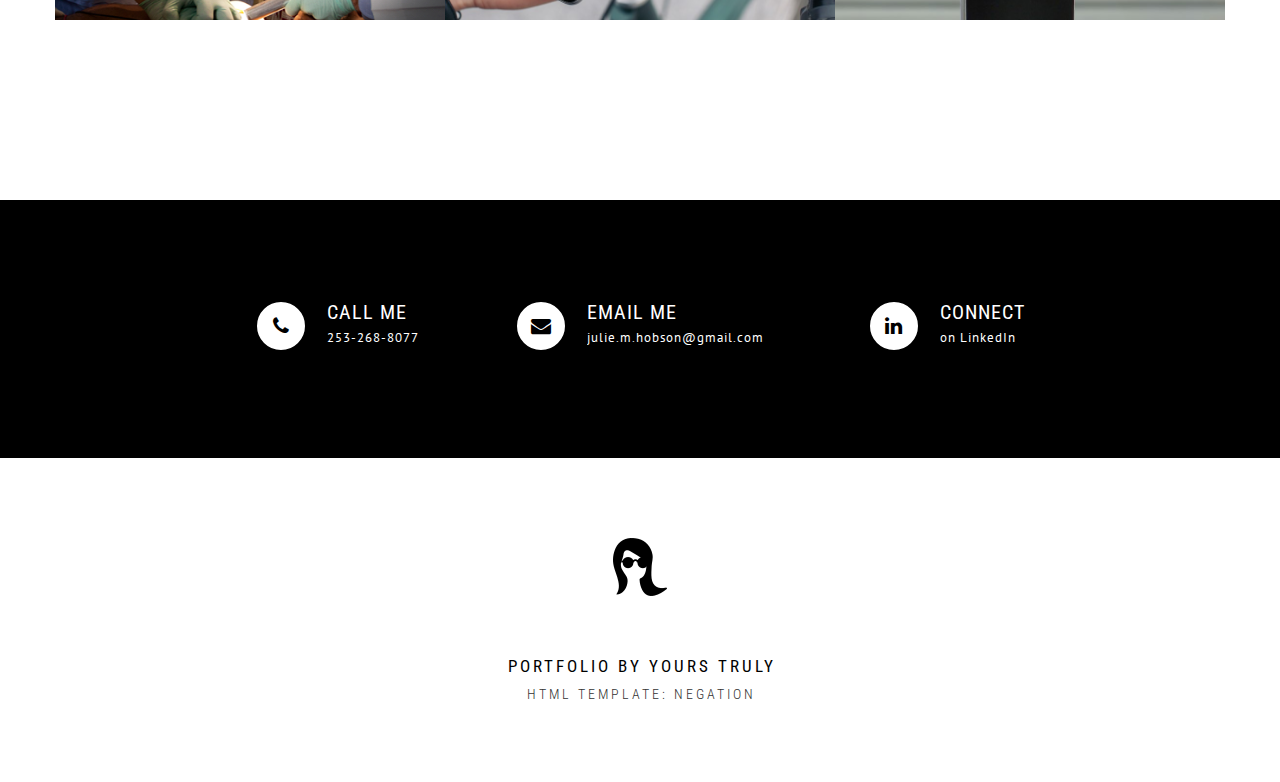
<file: pullsmart.html>
<!doctype html>
<html lang="en">
<head>
	<!-- Basic Page Needs -->
	<meta charset="utf-8">
	<title>Julie Hobson - UX Portfolio</title>
	<meta name="viewport" content="width=device-width, initial-scale=1, maximum-scale=1">

	<!-- Web Font -->
	<link href="http://fonts.googleapis.com/css?family=Roboto+Condensed:400,300,700|PT+Sans" rel="stylesheet" type="text/css">

	<!-- Plugins Stylesheets -->
	<link rel="stylesheet" href="css/font-awesome.min.css">
	<link rel="stylesheet" href="css/animate.min.css">
	<link rel="stylesheet" href="css/owl.carousel.css">
	<link rel="stylesheet" href="css/swipebox.min.css">
	<link rel="stylesheet" href="css/gifplayer.css">

	<!-- Main Stylesheets -->
	<link rel="stylesheet" href="css/main.css">
	<link rel="stylesheet" href="css/responsive.css">

	<!-- Favicon (tab icon) -->
	<link rel="icon" href="images/icon-main-black.png">
</head>

<body>
	<!-- Wrapper / Start -->
	<div id="wrapper">

		<!-- Page Header / Start -->
	    <header class="page-header">

			<!-- Page Header Inner / Start -->
			<div id="page-header-inner" class="page-header-inner">

				<!-- Container / Start -->
		        <div class="container">

					<!-- column / start -->
		            <div class="col col-size-12">

						<!-- Logo -->
		                <a href="index.html" id="logo" class="logo f-left">
		                    <img src="images/logo-part-1.png" class="logo-part-1" alt="">
							<img src="images/logo-part-2.png" class="logo-part-2" alt="">
		                </a>

						<!-- Main Navigation -->
		                <nav id="main-nav" class="main-nav f-right">
		                    <ul>
		                        <li><a href="index.html">home</a></li>
		                        <li><a href="portfolio.html">portfolio</a>
		                        	<ul>
		                                <li><a href="pullsmart.html">pullsmart</a></li>
		                        		<li><a href="physio-control.html">physio-control</a></li>
		                                <li><a href="bikeberg.html">bikeberg app</a></li>
		                                <li><a href="craft.html">craft platform</a></li>
		                                <li><a href="rockstar.html">rockstar site</a></li>
		                                <li><a href="cruk.html">user testing</a></li>
		                                <li><a href="dissertation.html">dissertation</a></li>
		                            </ul> 
		                        </li>
		                        <li><a href="about.html">about</a>
								</li>
		                        <li><a href="contact.html">contact</a></li>
		                    </ul>
		                </nav>

		            </div>
					<!-- column / end -->

		        </div>
				<!-- Container / End -->

			</div>
			<!-- Page Header Inner / End -->

	    </header>
		<!-- Page Header / End -->

		<!-- Page Info / Start -->
		<section class="page-info">

			<!-- Page Info Parallax -->
			<div class="page-info-parallax" data-image="images/pullsmart-banner.jpg"></div>

			<!-- Parallax Content / Start -->
			<div class="parallax-content">

				<!-- Title -->
				<h2 class="page-info-title txt-style-plus">pullsmart</h2>
				<h4 class="txt-white">a performance feedback system for rowing</h4>
				</br></br>
				<!-- Breadcrumbs -->
				<ul class="breadcrumbs">
					<li><a href="index.html">home</a></li>
					<li><a href="portfolio.html">portfolio</a></li>
					<li>pullsmart</li>
				</ul>

			</div>
			<!-- Parallax Content / End -->

		</section>
		<!-- Page Info / End -->

		<!-- Content / Start -->
		<section class="content">

			<!-- Container / Start -->
	    	<div class="container">

	    		<!-- Row / Start -->
				<div class="row">
	    					<!-- Tags-->
							<div class="tagcloud tagcloud-with-logos">
								<a href="portfolio.html">user research</a>
								<a href="portfolio.html">interaction design</a>
								<a href="portfolio.html">usability evaluation</a>
							</div>
							<!-- Logos-->
							<div class="logos">
								<img src="images/pullsmart-logo.png">
							</div>

				</div>
				<!-- Row / End -->

				<!-- Row / Start -->
				<div class="row">

					<!-- column / start -->
					<div class="col col-size-4">

						<!-- Title -->
						<h2 class="project-title txt-style">Opportunity</h2>

						<!-- Text -->
						<p class="r-margins">While working for a leading racing shell manufacturer, I worked on a team of two to both design and build a new electronic system: measuring and presenting performance feedback for rowers.  Rowing coaches often feel frustrated by difficulty in evaluating rowers individually for the purpose of assigning rowers to appropriate boats.  Seat racing is most often used for this today: one boat is timed, one rower is switched out, and the same boat is timed again.  This method is time-consuming and not entirely accurate.</p>
						</br>
						<p class="r-margins">Coaches also want ways of showing their rowers that a technique or method actually improves their performance.  Since rowers are almost exclusively practicing their craft as a unit, detecting individual differences is tricky.  PullSmart was envisioned to meet these needs, and a team of two was hired to design and build this system. </p>

					</div>
					<!-- column / end -->

					<!-- column / start -->
					<div class="col col-size-5">

						<!-- Title -->
						<h2 class="project-title txt-style">Process</h2>

						<!-- Text -->
						<p class="r-margins">To begin and throughout the project, I spent a lot of time with potential users of this product (local rowing clubs became frequent haunts of mine). I conducted very cold and rainy interviews and “in the wild” observations with several rowing clubs, watching them set up, use, and tear down our system over the course of eight months. Being the main contact with our users, I regularly communicated progress and results to stakeholders, advocating for change when users struggled with the design.</p>
						</br>
						<p class="r-margins">I also embarked on rowing ethnographies: taking rowing classes and steering an 8-person boat as a coxswain--not an easy feat! I wasn’t going to make the national team anytime soon, but I learned a lot about the pain points of rowing that I took back to the design.</p>
						</br>
						<p class="r-margins">Over the course of the product development, I managed the project timeline, wrote software, designed the user interface for both rower and coxswain displays, designed the mechanical enclosures for all components of the system, and interfaced with customers for interviews and field tests.</p>

					</div>
					<!-- column / end -->

					<!-- column / start -->
					<div class="col col-size-3">

						<!-- Title -->
						<h2 class="project-title txt-style">Outcome</h2>

						<!-- Text -->
						<p class="r-margins">My work on this system defined its initial goals, interface, and functionality. Work continues on the project by others, including building out pieces of the system I envisioned and making changes to the design for manufacturing purposes.</p>

						</br></br>

						<!-- Title -->
						<h2 class="project-title txt-style">Team</h2>

						<!-- Text -->
						<p class="r-margins">Julie Hobson (me)</p>
						<p class="r-margins">Jake Grajewski</p>

					</div>
					<!-- column / end -->

				</div>
				<!-- Row / End -->

			</div>
			<!-- Container / End -->

		</section>
		<!-- Content / End -->


	<!-- Content / Start -->
		<section class="content bg-black">

			<!-- Container / Start -->
	    	<div class="container">

	    		<!-- Row / Start -->
	        	<div class="row">

	        		<!-- column / start -->
					<div class="col col-size-7"> 
					
						<!-- Title -->
						<h2 class="project-title txt-style txt-white">user interface</h2>

						<!-- Text -->
						<p class="r-margins txt-white">The looping video to the right is the interface I designed for the display screens given to each rower.  Below the interface, a crew of four rows in time with the mocked-up interface to illustrate how it works.  The design I created here is based on a few key pieces of information needed for individual rowers.  Displays for coxswain and coach contain more information and controls, but rowers need only a glance-able amount of information.</p>
						</br>
						<p class="r-margins txt-white">The curve is front and center, showing rowers the shape of their power through the stroke.  This gives them immediate visual feedback on the techniques the coach is teaching them.  When he/she asks them to start with more power or sustain the pressure longer, they can see for themselves the effect of the change.</p>
						</br>
						<p class="r-margins txt-white">The interface shown can be switched using a button on the side of the display.  While the curve with lower numbers is the default, screens with other designs are also available on rotation.  Rowers vary in their preference and coaches often want to try out the effect of different display types.  Some coaches fear that the main screen would be a distraction and liked ever simpler modes to keep rowers' focus on the boat and not the screen.</p>

					</div>
					<!-- column / end -->

					<!-- column / start -->
					<div class="col col-size-5">

						<!-- GIF -->
		    			<img src="images/pullsmart-ui.jpg" class="pf-item-img gif" alt="animation of PullSmart user interface for individual rower">

					</div>
					<!-- column / end -->

	        	</div>
	        	<!-- Row / End -->

	        	<!-- Row / Start -->
	        	<div class="row row-continue">

	        		<!-- column / start -->
					<div class="col col-size-8">
					
						<!-- Title -->
						<h2 class="project-title txt-style txt-white">In the driver's seat</h2>

						<!-- Text -->
						<p class="r-margins txt-white">I never thought that a career in product design would lead me to the wet, cold, and slightly terrifying position of steering a 50-foot racing boat.  Eight intimidating young men sweep their oars in a long line in front of me as I frantically try to figure out how to steer this vessel, where to go, and what obstacles might impede our trajectory.  All the while, I keep my eyes on the reason for this soggy experience: the prototype in front of me.  The coach's shouts and the steady rain vie for my attention as I fruitlessly try to adjust the plastic bags keeping my camera dry and hold it steady to capture the images displayed on the prototype's screen. I realized then that we had been entirely wrong about the most essential part of the design: the user. </p>
						</br>
						<p class="r-margins txt-white">In the midst of the chaos of steering the boat, monitoring boat speed, and commanding the crew, a coxswain has no time to control yet another electronic device and watch rowers' individual performance. We had misjudged a key assumption, and would end up having to re-architect significant portions of the system.  Somehow, I did get the boat back to shore that day without collision, and I took with me a valuable lesson about sitting in the seat of the person who will use your design.  Experiencing the chaotic use environment viscerally for myself was key to the design.</p>
						</br>
					</div>
					<!-- column / end -->

					<!-- column / start -->
					<div class="col col-size-4">

						<span class="spacer"></br></span>

						<figure>
			    			<img src="images/pullsmart-1.jpg" class="pf-item-img" alt="closeup of Julie steering a boat">
				      	</figure>

					</div>
					<!-- column / end -->

				</div>
	        	<!-- Row / End -->

	        	<!-- Row / Start -->
	        	<div class="row row-center">

					<!-- column / start -->
					<div class="col col-size-10">
				
						<figure>
			    			<img src="images/pullsmart-2.jpg" class="pf-item-img" alt="Julie in the driver's seat of an 8-person racing shell">
				      	</figure>
					    
					</div>
					<!-- column / end -->

	        	</div>
	        	<!-- Row / End -->

	    	</div>
	    	<!-- Container / End -->

		</section>
		<!-- Content / End -->

		<!-- Split Line -->
		<div class="split-line"></div>

		<!-- Content / Start -->
		<section class="content">

			<!-- Container / Start -->
	    	<div class="container">

				<!-- Title -->
				<div class="title-2-body">
					<h2 class="title-2 txt-style-plus">other projects:</h2>
				</div>

				<!-- Row / Start -->
				<div class="row">

					<!-- column / start -->
					<div class="col col-size-12">

						<!-- Portfolio Item -->
						<div class="col-fluid col-fluid-one-third pf-item">
							<a href="physio-control.html">
								<figure>
						    		<img src="images/physio-preview.jpg" class="pf-item-img" alt="defibrillator in hospital setting">
						        	<figcaption class="pf-item-overlay">
						        		<h3 class="pf-item-name txt-style">Physio-Control</h3>
						        		<p class="pf-item-category txt-style">defibrillator design</p>
						    		</figcaption>
						      	</figure>
							</a>
						</div>

						<!-- Portfolio Item -->
						<div class="col-fluid col-fluid-one-third pf-item">
							<a href="bikeberg.html">
								<figure>
						    		<img src="images/bikeberg-preview.jpg" class="pf-item-img" alt="mockup of bikeberg app">
						        	<figcaption class="pf-item-overlay">
						        		<h3 class="pf-item-name txt-style">bikeberg</h3>
						        		<p class="pf-item-category txt-style">bicycle parking app</p>
						    		</figcaption>
						      	</figure>
							</a>
						</div>

						<!-- Portfolio Item -->
						<div class="col-fluid col-fluid-one-third pf-item">
							<a href="craft.html">
								<figure>
						    		<img src="images/craft-preview.jpg" class="pf-item-img" alt="mockup of craft collective interface">
						        	<figcaption class="pf-item-overlay">
						        		<h3 class="pf-item-name txt-style">the craft collective</h3>
						        		<p class="pf-item-category txt-style">platform design</p>
						    		</figcaption>
						      	</figure>
							</a>
						</div>

					</div>
					<!-- column / end -->

				</div>
				<!-- Row / End -->

			</div>
			<!-- Container / End -->

		</section>
		<!-- Content / End -->

		<!-- Content / Start -->
		<section class="content bg-black txt-white padding-100">

			<!-- Container / Start -->
			<div class="container">

				<!-- Row / Start -->
				<div class="row r-margins">

					<!-- column / start -->
					<div class="col col-size-8 col-offset-2">
					
						<!-- Get in Touch -->
						<ul class="get-in-touch-list">
							<li>
								<div class="get-in-touch f-left">
									<a href="tel:253-268-8077" target="_blank">
										<i class="fa fa-phone get-in-touch-icon"></i>
									</a>
									<div class="of-hidden f-left">
										<h4 class="get-in-touch-title">call me</h4>
										<p><a href="tel:253-268-8077" target="_blank">253-268-8077</a></p>
									</div>
								</div>
							</li>
							<li class="txt-center">
								<div class="get-in-touch d-i-block">
									<a href="mailto:julie.m.hobson@gmail.com" target="_blank">
										<i class="fa fa-envelope get-in-touch-icon"></i>
									</a>
									<div class="of-hidden f-left">
										<h4 class="get-in-touch-title">email me</h4>
										<p><a href="mailto:julie.m.hobson@gmail.com" target="_blank">julie.m.hobson@gmail.com</a></p>
									</div>
								</div>
							</li>
							<li>
								<div class="get-in-touch f-right">
									<a href="https://www.linkedin.com/in/juliehobson/" target="_blank">
										<i class="fa fa-linkedin get-in-touch-icon"></i>
									</a>
									<div class="of-hidden f-left">
										<h4 class="get-in-touch-title">connect</h4>
										<p><a href="https://www.linkedin.com/in/juliehobson/" target="_blank">on LinkedIn</a></p>
									</div>
								</div>
							</li>
						</ul>

					</div>
					<!-- column / end -->

				</div>
				<!-- Row / End -->

			</div>
			<!-- Container / End -->

		</section>
		<!-- Content / End -->

		<!-- Page Fotter / Start -->
		<footer class="page-footer">

			<!-- Container / Start -->
			<div class="container">

				<!-- column / start -->
				<div class="col col-size-12">

					<!-- Logo -->
					<img src="images/icon-main-black.png" class="page-footer-logo" alt="">

					<!-- Text -->
					<p class="copyright r-margins txt-style ">Portfolio by Yours Truly</p>
					<p class="r-margins txt-style">html template: Negation</p>

				</div>
				<!-- column / end -->

			</div>
			<!-- Container / End -->

		</footer>
		<!-- Page Fotter / End -->

	</div>
	<!-- Wrapper / End -->

<!-- JavaScript -->
<script src="js/jquery.min.js"></script>
<script src="js/modernizr-custom.js"></script>
<script src="js/jquery.unslider-custom.min.js"></script>
<script src="js/jquery.owl.carousel.min.js"></script>
<script src="js/jquery.imageScroll.min.js"></script>
<script src="js/jquery.isotope.min.js"></script>
<script src="js/jquery.swipebox.min.js"></script>
<script src="js/jquery.smartResize.min.js"></script>
<script src="js/jquery.delayLaunch.min.js"></script>
<script src="js/jquery.countTo.js"></script>
<script src="js/jquery.browser.min.js"></script>
<script src="js/jquery.contact.js"></script>
<script src="js/wow.min.js"></script>
<script src="js/custom.js"></script>
<script src="js/jquery.gifplayer.js"></script>
<script>$('.gif').gifplayer();</script>

</body>
</html>
</file>
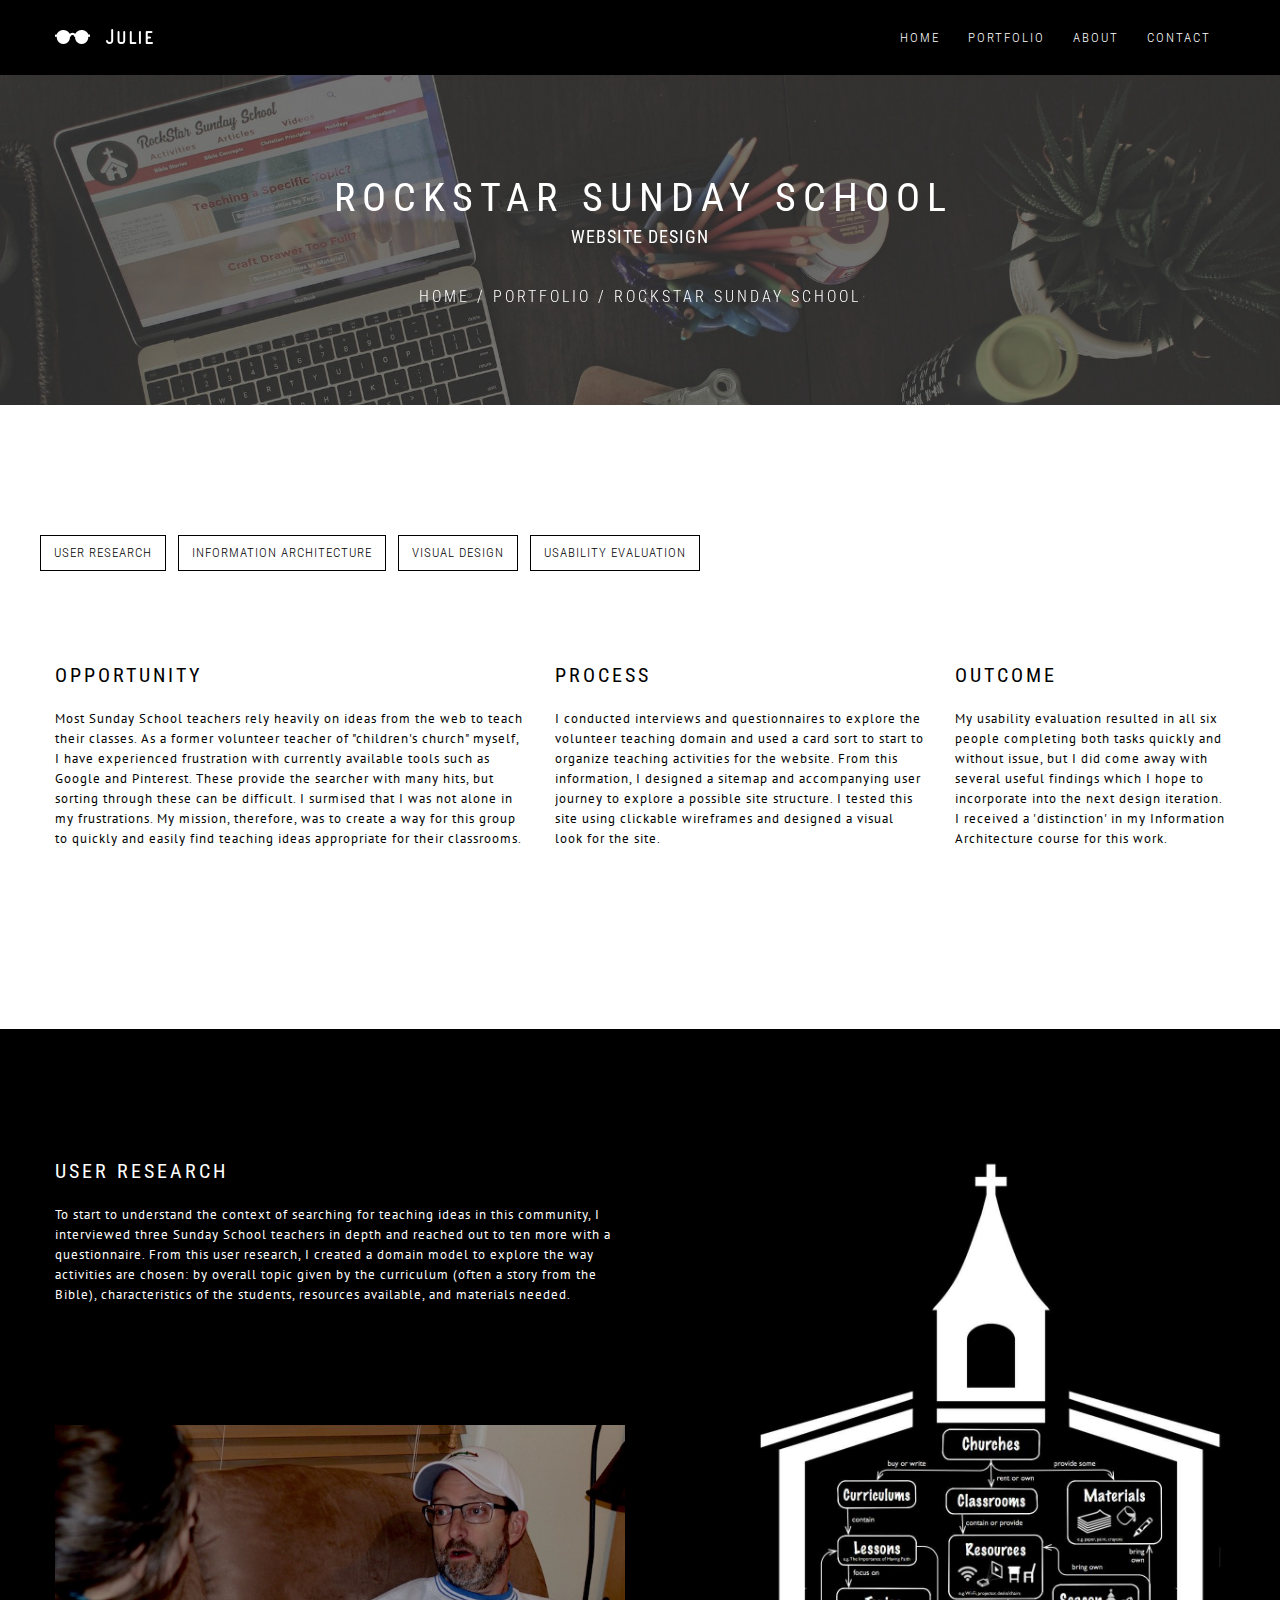
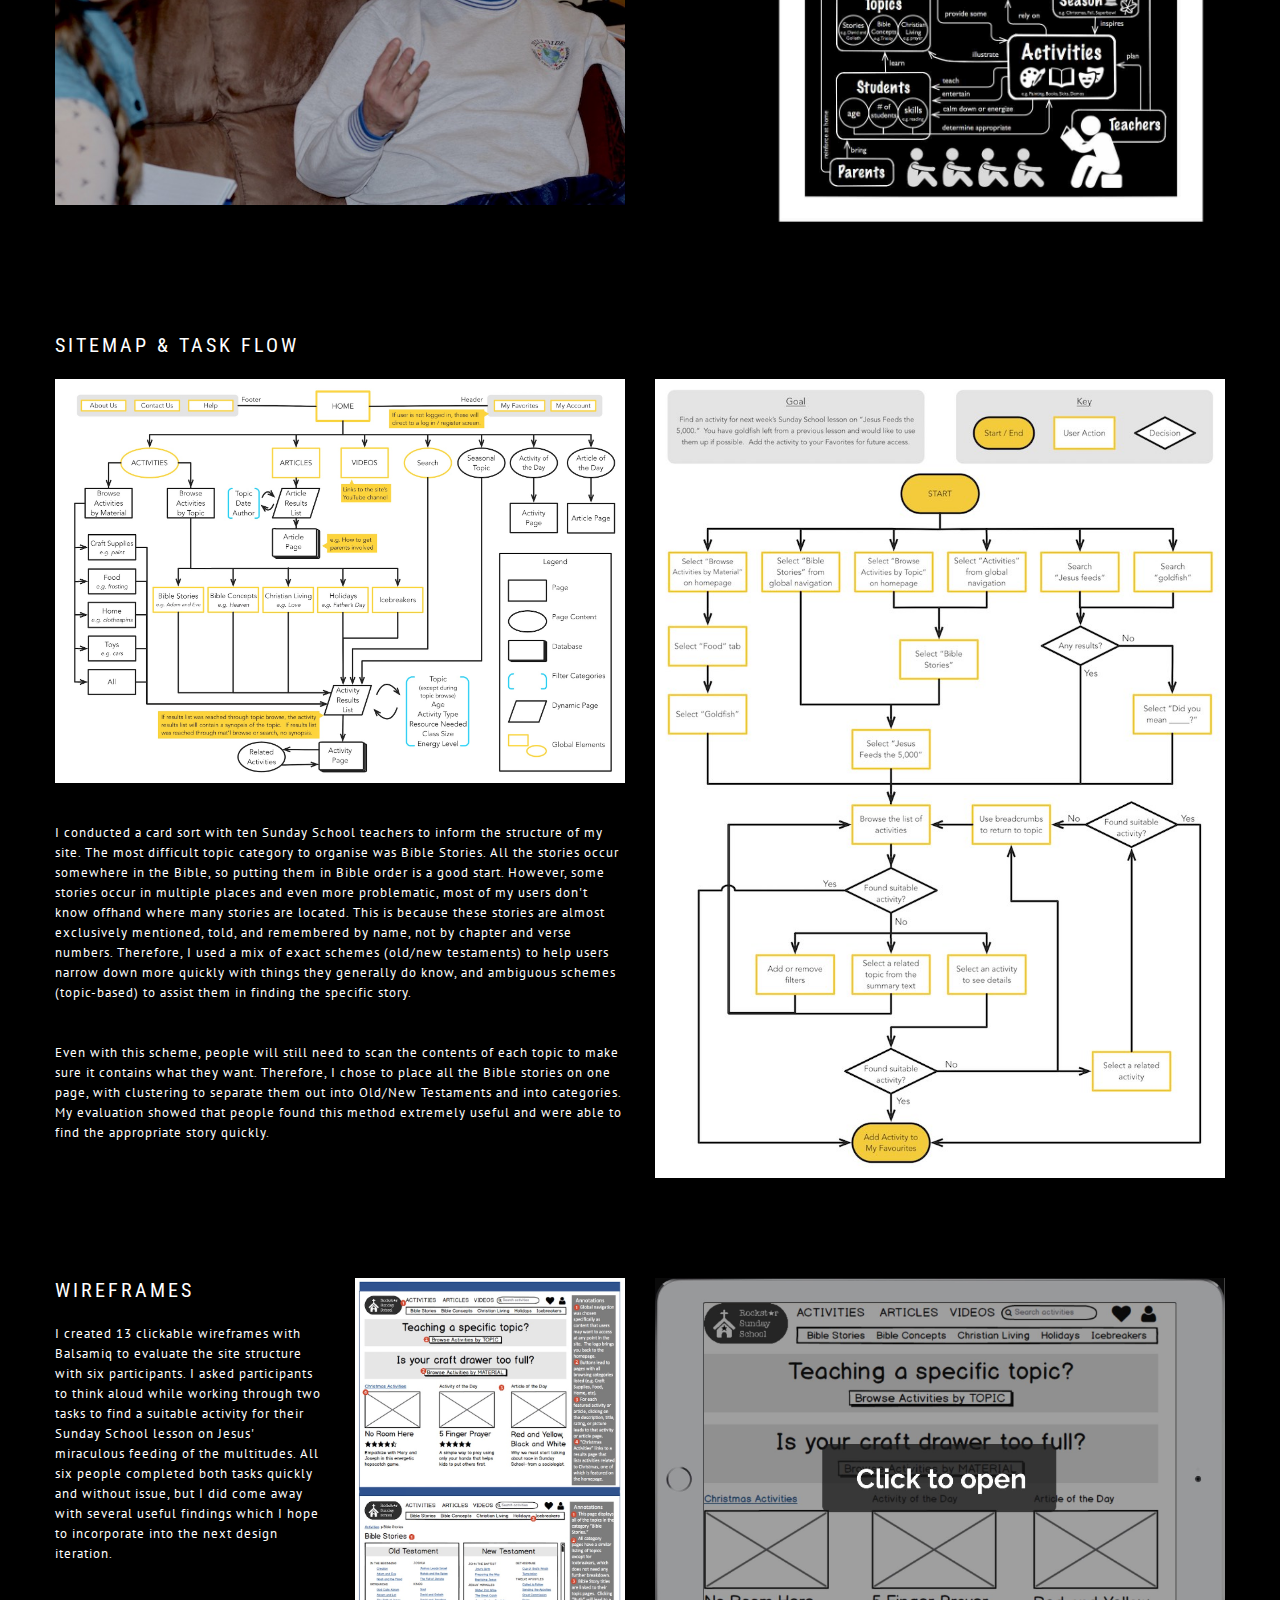
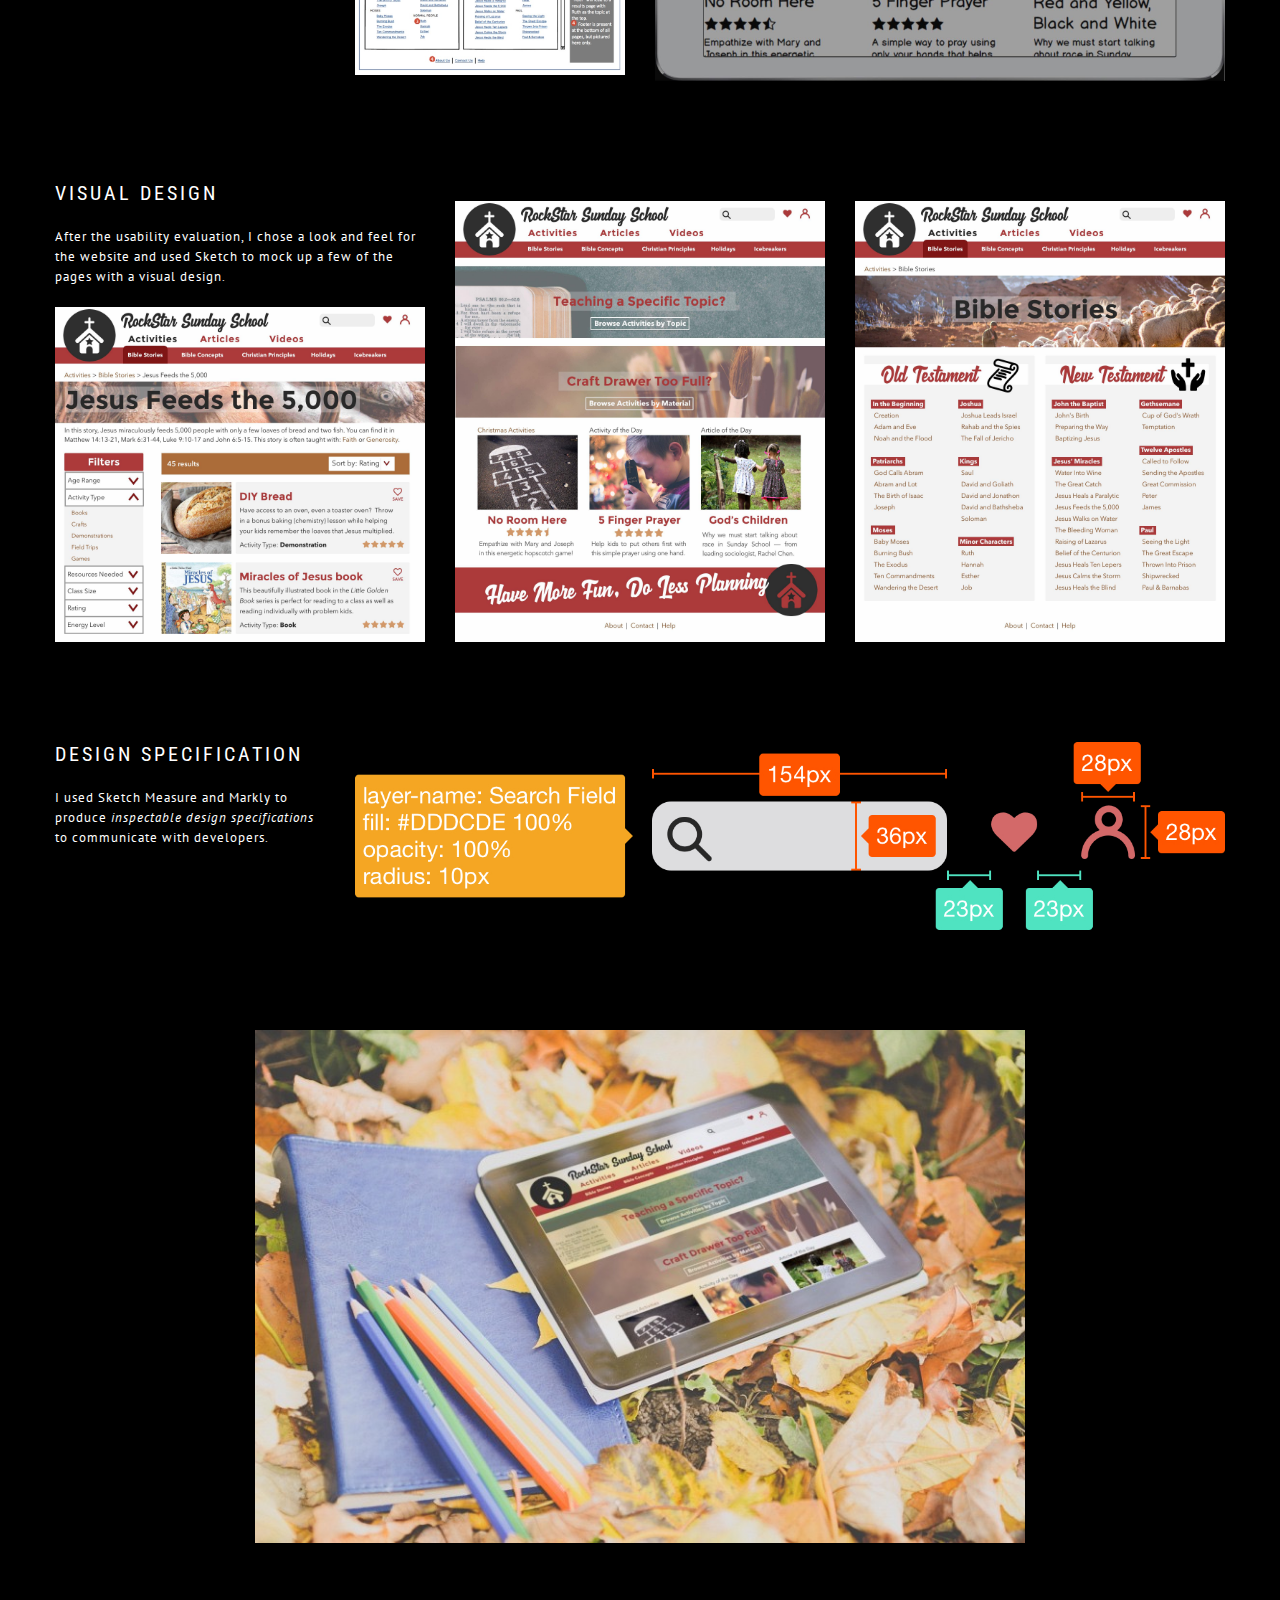
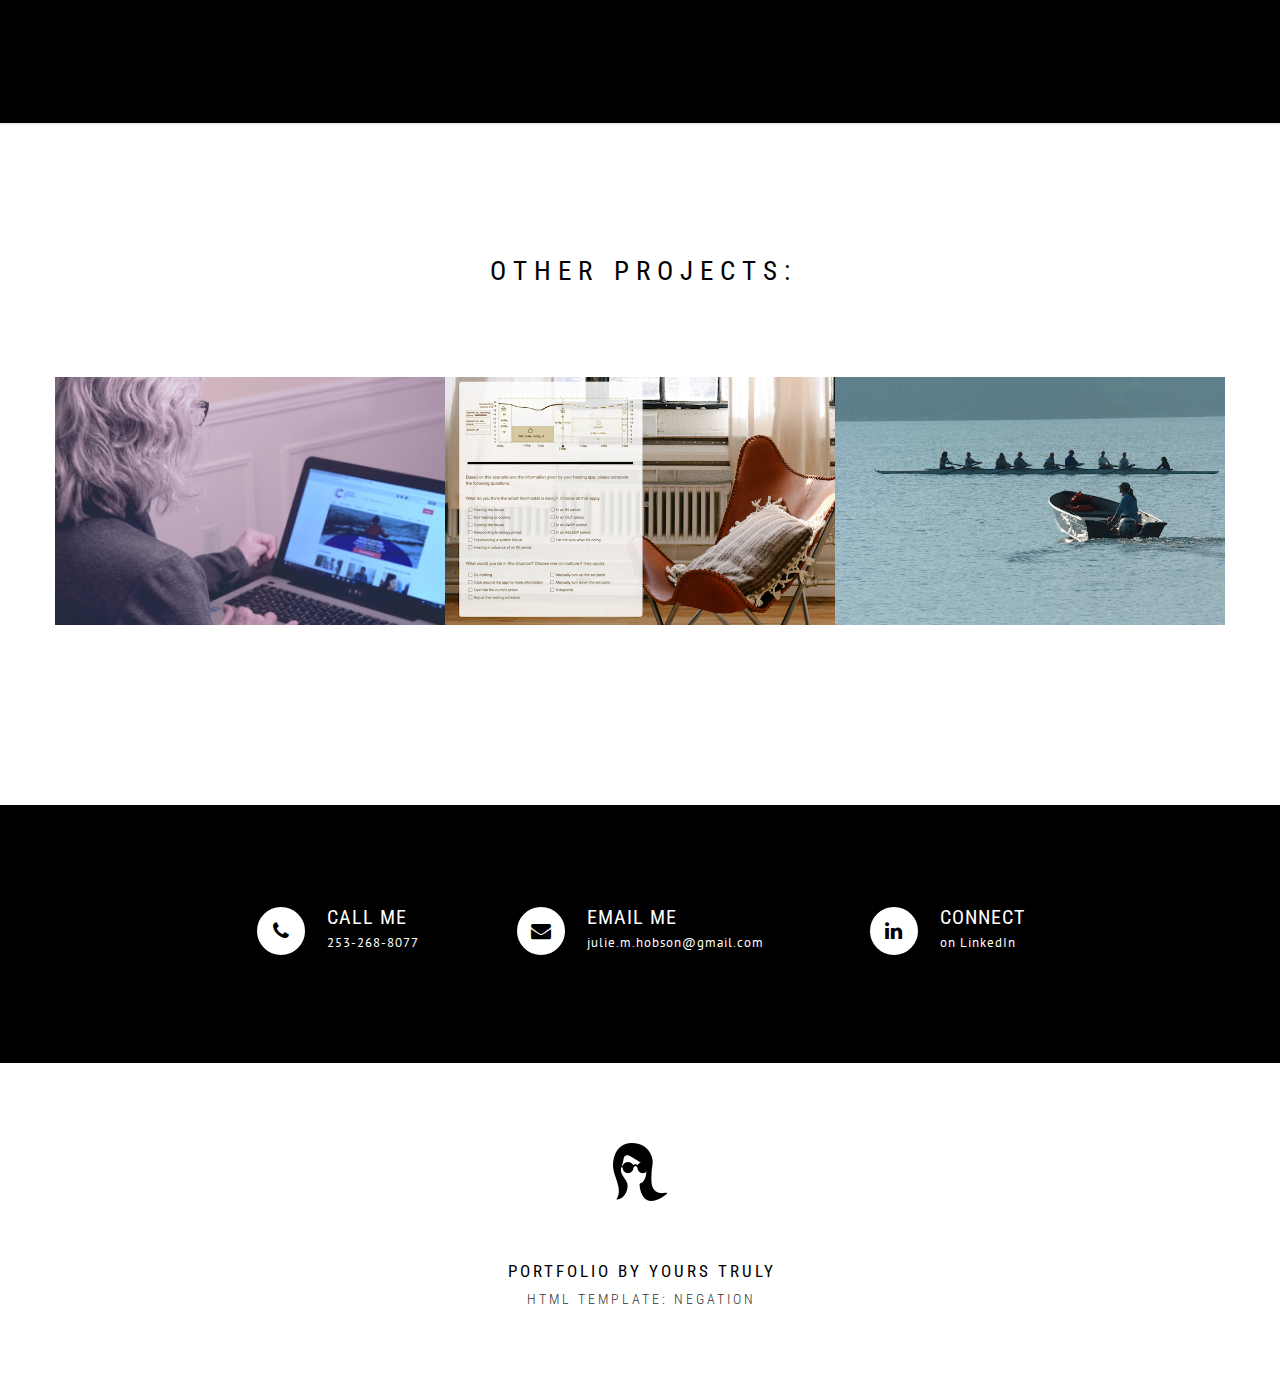
<file: rockstar.html>
<!doctype html>
<html lang="en">
<head>
	<!-- Basic Page Needs -->
	<meta charset="utf-8">
	<title>Julie Hobson - UX Portfolio</title>
	<meta name="viewport" content="width=device-width, initial-scale=1, maximum-scale=1">

	<!-- Web Font -->
	<link href="http://fonts.googleapis.com/css?family=Roboto+Condensed:400,300,700|PT+Sans" rel="stylesheet" type="text/css">

	<!-- Plugins Stylesheets -->
	<link rel="stylesheet" href="css/font-awesome.min.css">
	<link rel="stylesheet" href="css/animate.min.css">
	<link rel="stylesheet" href="css/owl.carousel.css">
	<link rel="stylesheet" href="css/swipebox.min.css">

	<!-- Main Stylesheets -->
	<link rel="stylesheet" href="css/main.css">
	<link rel="stylesheet" href="css/responsive.css">

	<!-- Favicon (tab icon) -->
	<link rel="icon" href="images/icon-main-black.png">
</head>

<body>
	<!-- Wrapper / Start -->
	<div id="wrapper">

		<!-- Page Header / Start -->
	    <header class="page-header">

			<!-- Page Header Inner / Start -->
			<div id="page-header-inner" class="page-header-inner">

				<!-- Container / Start -->
		        <div class="container">

					<!-- column / start -->
		            <div class="col col-size-12">

						<!-- Logo -->
		                <a href="index.html" id="logo" class="logo f-left">
		                    <img src="images/logo-part-1.png" class="logo-part-1" alt="">
							<img src="images/logo-part-2.png" class="logo-part-2" alt="">
		                </a>

						<!-- Main Navigation -->
		                <nav id="main-nav" class="main-nav f-right">
		                    <ul>
		                        <li><a href="index.html">home</a></li>
		                        <li><a href="portfolio.html">portfolio</a>
		                            <ul>
		                                <li><a href="pullsmart.html">pullsmart</a></li>
		                        		<li><a href="physio-control.html">physio-control</a></li>
		                                <li><a href="bikeberg.html">bikeberg app</a></li>
		                                <li><a href="craft.html">craft platform</a></li>
		                                <li><a href="rockstar.html">rockstar site</a></li>
		                                <li><a href="cruk.html">user testing</a></li>
		                                <li><a href="dissertation.html">dissertation</a></li>
		                            </ul> 
		                        </li>
		                        <li><a href="about.html">about</a>
								</li>
		                        <li><a href="contact.html">contact</a></li>
		                    </ul>
		                </nav>

		            </div>
					<!-- column / end -->

		        </div>
				<!-- Container / End -->

			</div>
			<!-- Page Header Inner / End -->

	    </header>
		<!-- Page Header / End -->

		<!-- Page Info / Start -->
		<section class="page-info">

			<!-- Page Info Parallax -->
			<div class="page-info-parallax" data-image="images/rsss-banner.jpg"></div>

			<!-- Parallax Content / Start -->
			<div class="parallax-content">

				<!-- Title -->
				<h2 class="page-info-title txt-style-plus txt-white">Rockstar sunday school</h2>
				<h4>website design</h4>
				</br></br>
				<!-- Breadcrumbs -->
				<ul class="breadcrumbs">
					<li><a href="index.html">home</a></li>
					<li><a href="portfolio.html">portfolio</a></li>
					<li>rockstar sunday school</li>
				</ul>

			</div>
			<!-- Parallax Content / End -->

		</section>
		<!-- Page Info / End -->

		<!-- Content / Start -->
		<section class="content">

			<!-- Container / Start -->
	    	<div class="container">

	    		<!-- Row / Start -->
				<div class="row">
	    		<!-- Tags-->
							<div class="tagcloud">
								<a href="portfolio.html">user research</a>
								<a href="portfolio.html">information architecture</a>
								<a href="portfolio.html">visual design</a>
								<a href="portfolio.html">usability evaluation</a>
							</div>

				</div>
				<!-- Row / End -->

				<!-- Row / Start -->
				<div class="row">

					<!-- column / start -->
					<div class="col col-size-5">

						<!-- Title -->
						<h2 class="project-title txt-style">Opportunity</h2>

						<!-- Text -->
						<p class="r-margins">Most Sunday School teachers rely heavily on ideas from the web to teach their classes. As a former volunteer teacher of "children's church" myself, I have experienced frustration with currently available tools such as Google and Pinterest. These provide the searcher with many hits, but sorting through these can be difficult. I surmised that I was not alone in my frustrations. My mission, therefore, was to create a way for this group to quickly and easily find teaching ideas appropriate for their classrooms.</p>

					</div>
					<!-- column / end -->

					<!-- column / start -->
					<div class="col col-size-4">

						<!-- Title -->
						<h2 class="project-title txt-style">Process</h2>

						<!-- Text -->
						<p class="r-margins">I conducted interviews and questionnaires to explore the volunteer teaching domain and used a card sort to start to organize teaching activities for the website.  From this information, I designed a sitemap and accompanying user journey to explore a possible site structure.  I tested this site using clickable wireframes and designed a visual look for the site.</p>

					</div>
					<!-- column / end -->

					<!-- column / start -->
					<div class="col col-size-3">

						<!-- Title -->
						<h2 class="project-title txt-style">Outcome</h2>

						<!-- Text -->
						<p class="r-margins">My usability evaluation resulted in all six people completing both tasks quickly and without issue, but I did come away with several useful findings which I hope to incorporate into the next design iteration.  I received a 'distinction' in my Information Architecture course for this work.</p>

					</div>
					<!-- column / end -->

				</div>
				<!-- Row / End -->

			</div>
			<!-- Container / End -->

		</section>
		<!-- Content / End -->


	<!-- Content / Start -->
		<section class="content bg-black">

			<!-- Container / Start -->
	    	<div class="container">

	        	<!-- Row / Start -->
	        	<div class="row">
					
					<!-- column / start -->
					<div class="col col-size-6">

						<!-- Title -->
						<h2 class="project-title txt-style txt-white">user research</h2>

						<!-- Text -->
						<p class="r-margins txt-white">To start to understand the context of searching for teaching ideas in this community, I interviewed three Sunday School teachers in depth and reached out to ten more with a questionnaire.  From this user research, I created a domain model to explore the way activities are chosen: by overall topic given by the curriculum (often a story from the Bible), characteristics of the students, resources available, and materials needed.</p>

						</br></br>
						<span class="spacer-fine"></br></br></br></br></span>

						<figure>
						    <img src="images/rsss-1.jpg" class="pf-item-img" alt="interviewing a Sunday School teacher">
						</figure>

					</div>
					<!-- column / end -->

					<!-- column / start -->
					<div class="col col-size-1 spacer">

						<!-- Spacing -->
						<h2 class="project-title txt-style">&nbsp;</h2>

					</div>
					<!-- column / end -->

					<!-- column / start -->
					<div class="col col-size-5">
						<a href="images/rsss-2.jpg" target="_blank">
							<figure>
					    			<img src="images/rsss-2.jpg" class="pf-item-img" alt="diagram showing the way Sunday School lessons are planned, based on my user research">
					      	</figure>
					      </a>
					</div>
					<!-- column / end -->

	        	</div>
	        	<!-- Row / End -->


	        	<!-- Row / Start -->
	        	<div class="row">
					
					<!-- column / start -->
					<div class="col col-size-6">
						<!-- Title -->
						<h2 class="project-title txt-style txt-white">sitemap &amp; task flow</h2>
						<a href="images/rsss-3.jpg">
							<figure>
					    			<img src="images/rsss-3.jpg" class="pf-item-img" alt="Sitemap of Sunday School website">
					      	</figure>
					    </a>
					    <span class="spacer"></br></br></span>

						<!-- Text -->
						<p class="r-margins txt-white">I conducted a card sort with ten Sunday School teachers to inform the structure of my site. The most difficult topic category to organise was Bible Stories. All the stories occur somewhere in the Bible, so putting them in Bible order is a good start. However, some stories occur in multiple places and even more problematic, most of my users don't know offhand where many stories are located. This is because these stories are almost exclusively mentioned, told, and remembered by name, not by chapter and verse numbers. Therefore, I used a mix of exact schemes (old/new testaments) to help users narrow down more quickly with things they generally do know, and ambiguous schemes (topic-based) to assist them in finding the specific story.
						</br></br></br>Even with this scheme, people will still need to scan the contents of each topic to make sure it contains what they want. Therefore, I chose to place all the Bible stories on one page, with clustering to separate them out into Old/New Testaments and into categories. My evaluation showed that people found this method extremely useful and were able to find the appropriate story quickly.
						</p>
					</div>
					<!-- column / end -->

					<!-- column / start -->
					<div class="col col-size-6">

						<!-- Spacing -->
						<h2 class="project-title txt-style txt-black spacer">&nbsp;</h2>

						<figure>
				    			<img src="images/rsss-4.jpg" class="pf-item-img" alt="User journey of Sunday School website, showing a user's path from the intention to find an activity to the saving of the activing in favorites">
				      	</figure>

					</div>
					<!-- column / end -->

	        	</div>
	        	<!-- Row / End -->


	        	<!-- Row / Start -->
	        	<div class="row">
					
					<!-- column / start -->
					<div class="col col-size-3">
						<!-- Title -->
						<h2 class="project-title txt-style txt-white">wireframes</h2>

						<!-- Text -->
						<p class="r-margins txt-white">I created 13 clickable wireframes with Balsamiq to evaluate the site structure with six participants.  I asked participants to think aloud while working through two tasks to find a suitable activity for their Sunday School lesson on Jesus' miraculous feeding of the multitudes.  All six people completed both tasks quickly and without issue, but I did come away with several useful findings which I hope to incorporate into the next design iteration.</p>
					</div>
					<!-- column / end -->

					<!-- column / start -->
					<div class="col col-size-3">

						<a href="images/rsss-9.jpg">
							<figure>
					    		<img src="images/rsss-9.jpg" class="pf-item-img" alt="Wireframes of home and topic browse pages">
						    </figure>
						</a>

					</div>
					<!-- column / end -->

					<!-- column / start -->
					<div class="col col-size-6">

						<a href="https://marvelapp.com/2gi9edf" target="_blank">
							<figure>
					    		<img src="images/rsss-prototype.jpg" class="pf-item-img" alt="">
						    </figure>
						</a>

					</div>
					<!-- column / end -->

	        	</div>
	        	<!-- Row / End -->

	        	<!-- Row / Start -->
	        	<div class="row">
					
					<!-- column / start -->
					<div class="col col-size-4">
						<!-- Title -->
						<h2 class="project-title txt-style txt-white">visual design</h2>

						<!-- Text -->
						<p class="r-margins txt-white">After the usability evaluation, I chose a look and feel for the website and used Sketch to mock up a few of the pages with a visual design.  
						</p>

						</br>

						<a href="images/rsss-5.jpg">
							<figure>
					    			<img src="images/rsss-5.jpg" class="pf-item-img" alt="Mocked up website, search results page">
					      	</figure>
					    </a>
					</div>
					<!-- column / end -->

					<!-- column / start -->
					<div class="col col-size-4">

						<span class="spacer"></br></span>

						<a href="images/rsss-6.jpg">
							<figure>
					    			<img src="images/rsss-6.jpg" class="pf-item-img" alt="Mocked up website, home page">
					      	</figure>
					    </a>

					</div>
					<!-- column / end -->

					<!-- column / start -->
					<div class="col col-size-4">

						<span class="spacer"></br></span>

						<a href="images/rsss-7.jpg">
							<figure>
					    			<img src="images/rsss-7.jpg" class="pf-item-img" alt="Mocked up website, topic browse page">
					      	</figure>
					    </a>

					</div>
					<!-- column / end -->

				</div>
	        	<!-- Row / End -->

	        	<!-- Row / Start -->
	        	<div class="row">
					
					<!-- column / start -->
					<div class="col col-size-3">
						<!-- Title -->
						<h2 class="project-title txt-style txt-white">design specification</h2>

						<!-- Text -->
						<p class="r-margins txt-white">I used Sketch Measure and Markly to produce <a href="RSSS-topic_page-spec.html" target="_blank">inspectable design specifications</a> to communicate with developers.
						</p>		

					</div>
					<!-- column / end -->

					<!-- column / start -->
					<div class="col col-size-9">

						<a href="RSSS-topic_page-spec.html" target="_blank">
							<figure>
					    			<img src="images/rsss-specification.jpg" class="pf-item-img" alt="link to design specification">
					      	</figure>
					    </a>

					</div>
					<!-- column / end -->

	        	</div>
	        	<!-- Row / End -->

	        	<!-- Row / Start -->
	        	<div class="row row-center">

	        		<!-- column / start -->
					<div class="col col-size-8">

							<figure>
					    		<img src="images/rsss-8.jpg" class="pf-item-img" alt="Mocked up website shown on tablet with craft supplies nearby">
					   		</figure>

					</div>
					<!-- column / end -->

	        	</div>
	        	<!-- Row / End -->


	    	</div>
	    	<!-- Container / End -->

		</section>
		<!-- Content / End -->

		<!-- Split Line -->
		<div class="split-line"></div>

		<!-- Content / Start -->
		<section class="content">

			<!-- Container / Start -->
	    	<div class="container">

				<!-- Title -->
				<div class="title-2-body">
					<h2 class="title-2 txt-style-plus">other projects:</h2>
				</div>

				<!-- Row / Start -->
				<div class="row">

					<!-- column / start -->
					<div class="col col-size-12">

						<!-- Portfolio Item -->
						<div class="col-fluid col-fluid-one-third pf-item">
							<a href="cruk.html">
								<figure>
						    		<img src="images/cruk-preview.jpg" class="pf-item-img" alt="woman browsing cancer research uk website">
						        	<figcaption class="pf-item-overlay">
						        		<h3 class="pf-item-name txt-style">Cancer Research UK</h3>
						        		<p class="pf-item-category txt-style">usability evaluation</p>
						    		</figcaption>
						      	</figure>
							</a>
						</div>

						<!-- Portfolio Item -->
						<div class="col-fluid col-fluid-one-third pf-item">
							<a href="dissertation.html">
								<figure>
						    		<img src="images/diss-preview.jpg" class="pf-item-img" alt="scene with chair, pillow, and radiator">
						        	<figcaption class="pf-item-overlay">
						        		<h3 class="pf-item-name txt-style">my dissertation</h3>
						        		<p class="pf-item-category txt-style">a study on trust</p>
						    		</figcaption>
						      	</figure>
							</a>
						</div>

						<!-- Portfolio Item -->
						<div class="col-fluid col-fluid-one-third pf-item">
							<a href="pullsmart.html">
								<figure>
						    		<img src="images/pullsmart-preview.jpg" class="pf-item-img" alt="coach and rowing team on the water">
						        	<figcaption class="pf-item-overlay">
						        		<h3 class="pf-item-name txt-style">Pullsmart</h3>
						        		<p class="pf-item-category txt-style">rowing performance feedback</p>
						    		</figcaption>
						      </figure>
							</a>
						</div>

					</div>
					<!-- column / end -->

				</div>
				<!-- Row / End -->

			</div>
			<!-- Container / End -->

		</section>
		<!-- Content / End -->

		<!-- Content / Start -->
		<section class="content bg-black txt-white padding-100">

			<!-- Container / Start -->
			<div class="container">

				<!-- Row / Start -->
				<div class="row r-margins">

					<!-- column / start -->
					<div class="col col-size-8 col-offset-2">

						<!-- Get in Touch -->
						<ul class="get-in-touch-list">
							<li>
								<div class="get-in-touch f-left">
									<a href="tel:253-268-8077" target="_blank">
										<i class="fa fa-phone get-in-touch-icon"></i>
									</a>
									<div class="of-hidden f-left">
										<h4 class="get-in-touch-title">call me</h4>
										<p><a href="tel:253-268-8077" target="_blank">253-268-8077</a></p>
									</div>
								</div>
							</li>
							<li class="txt-center">
								<div class="get-in-touch d-i-block">
									<a href="mailto:julie.m.hobson@gmail.com" target="_blank">
										<i class="fa fa-envelope get-in-touch-icon"></i>
									</a>
									<div class="of-hidden f-left">
										<h4 class="get-in-touch-title">email me</h4>
										<p><a href="mailto:julie.m.hobson@gmail.com" target="_blank">julie.m.hobson@gmail.com</a></p>
									</div>
								</div>
							</li>
							<li>
								<div class="get-in-touch f-right">
									<a href="https://www.linkedin.com/in/juliehobson/" target="_blank">
										<i class="fa fa-linkedin get-in-touch-icon"></i>
									</a>
									<div class="of-hidden f-left">
										<h4 class="get-in-touch-title">connect</h4>
										<p><a href="https://www.linkedin.com/in/juliehobson/" target="_blank">on LinkedIn</a></p>
									</div>
								</div>
							</li>
						</ul>

					</div>
					<!-- column / end -->

				</div>
				<!-- Row / End -->

			</div>
			<!-- Container / End -->

		</section>
		<!-- Content / End -->

		<!-- Page Fotter / Start -->
		<footer class="page-footer">

			<!-- Container / Start -->
			<div class="container">

				<!-- column / start -->
				<div class="col col-size-12">

					<!-- Logo -->
					<img src="images/icon-main-black.png" class="page-footer-logo" alt="">

					<!-- Text -->
					<p class="copyright r-margins txt-style ">Portfolio by Yours Truly</p>
					<p class="r-margins txt-style">html template: Negation</p>

				</div>
				<!-- column / end -->

			</div>
			<!-- Container / End -->

		</footer>
		<!-- Page Fotter / End -->

	</div>
	<!-- Wrapper / End -->

<!-- JavaScript -->
<script src="js/jquery.min.js"></script>
<script src="js/modernizr-custom.js"></script>
<script src="js/jquery.unslider-custom.min.js"></script>
<script src="js/jquery.owl.carousel.min.js"></script>
<script src="js/jquery.imageScroll.min.js"></script>
<script src="js/jquery.isotope.min.js"></script>
<script src="js/jquery.swipebox.min.js"></script>
<script src="js/jquery.smartResize.min.js"></script>
<script src="js/jquery.delayLaunch.min.js"></script>
<script src="js/jquery.countTo.js"></script>
<script src="js/jquery.browser.min.js"></script>
<script src="js/jquery.contact.js"></script>
<script src="js/wow.min.js"></script>
<script src="js/custom.js"></script>

</body>
</html>
</file>
<file: css/responsive.css>
.main-nav-responsive,
	.toggle-menu {
		display:none;
		}
@media only screen and (max-width: 1280px) {

	/* ========== Large Screen ========== */
	.ls-col-fluid-2 { width: 50%; }
	.ls-col-fluid-3 { width: 33.3333%; }

} @media only screen and (max-width: 1216px) {

	/* ========== Spacing element ========== */
	.spacer-fine {
		display: none;
	}

	/* ========== Grid / Fluid Grid ========== */
	.container {
		width: 768px;
		}
	.col {
		margin-left: 12px;
		margin-right: 12px;
		}
	.col-bottom-space {
		margin-bottom: 24px;
	}
	.col-size-1	 { width:40px;  }
	.col-size-2	 { width:104px; }
	.col-size-3	 { width:168px; }
	.col-size-4	 { width:232px; }
	.col-size-5	 { width:296px; }
	.col-size-6	 { width:360px; }
	.col-size-7	 { width:424px; }
	.col-size-8	 { width:488px; }
	.col-size-9	 { width:552px; }
	.col-size-10 { width:616px; }
	.col-size-11 { width:680px; }
	.col-size-12 { width:744px; }
	.col-size-one-fifth { width: 129.5px; }
	.col-offset-1  { margin-left:74px;  }
	.col-offset-2  { margin-left:138px; }
	.col-offset-3  { margin-left:202px; }
	.col-offset-4  { margin-left:266px; }
	.col-offset-5  { margin-left:330px; }
	.col-offset-6  { margin-left:394px; }
	.col-offset-7  { margin-left:458px; }
	.col-offset-8  { margin-left:522px; }
	.col-offset-9  { margin-left:586px; }
	.col-offset-10 { margin-left:650px; }
	.col-offset-11 { margin-left:714px; }

	/* ========== Medium Screen - Landscape ========== */
	.msl-col-2 { width: 46%; }
	.msl-col-3 { width: 29.333333%; }
	.msl-col-fluid-2 { width: 50%; }
	.msl-col-fluid-3 { width: 33.333333%; }
	.msl-col-mb-40 { margin-bottom: 40px; }
	.msl-img-w-100p { width: 100%; }

	/* ========== Default Form ========== */
	.default-form input {
		width: 90%;
	}
	.default-form textarea {
		width: 92%;
	}

	/* ========== Content ========== */
	.content {
		padding: 100px 0 50px;
	}

	/* ========== Toggle Menu ========== */
	.toggle-menu {
		display: block;
		width: 43px;
		height: 43px;
		margin: 16px 0 15px 20px;
		float: right;
		cursor: pointer;
		background: url(../images/icon-nav.png) no-repeat;
		background-size: contain;
		-webkit-user-select: none;
		-moz-user-select: none;
		-ms-user-select: none;
		user-select: none;
		}
	.toggle-menu-clicked {
		opacity: .3;
		}

	/* ========== Main Navigation ========== */
	.main-nav {
		display:none;
		}
	.main-nav-responsive {
		display:block;
		width:100%;
		margin:0 auto;
		text-align:left;
		}
	.main-nav-responsive ul {
		display:none;
		width:100%;
		background:#000;
		overflow:hidden;
		box-shadow:0 5px 5px rgba(0,0,0,.15);
		}
	.main-nav-responsive li {
		width:100%;
		position:relative;
		float:left;
		}
	.main-nav-responsive a {
		display:block;
		height:54px;
		padding-left: 20px;
		font-size:14px;
		line-height:54px;
		color:#fff;
		font-style:normal;
		text-transform:uppercase;
		border-top:1px solid #4c4c4c;
		}
	.main-nav-responsive .plus {
		display: none;
		}
	.main-nav-responsive .plus-res {
		width: 54px;
		height: 54px;
		position: absolute;
		right: 0;
		top: 1px;
		font-size: 21px;
		line-height: 52px;
		color: #fff;
		text-align: center;
		background: #151515;
		cursor: pointer;
		-webkit-user-select: none;
		-moz-user-select: none;
		-ms-user-select: none;
		user-select: none;
	}
	.main-nav-responsive .active-nav-link  a {
		color:#fff;
		background:#000;
		}
	.main-nav-responsive ul ul {
		visibility: visible;
		opacity: 1;
	}
	.main-nav-responsive ul ul a {
		padding-left: 40px;
	}
	.main-nav-responsive ul ul ul a {
		padding-left: 60px;
	}

	/* ========== Title ========== */
	.title-body {
		margin-bottom: 100px;
	}
	.iconbox-title{
		word-wrap: break-word;
	}

	/* ========== Page Info ========== */
	.page-info-parallax-img {
		margin-top: 0;
	}

	/* ========== IconBox - Version 3 ========== */
	.iconbox-3-icon {
		margin-right: 20px;
	}

	/* ========== Parallax Effect ========== */
	.parallax-content .col {
		margin: auto;
	}

	/* ========== Portfolio Item ========== */
	.col-size-3 .pf-item-name {
		bottom: 30px;
		font-size: 20px;
	}
	.col-size-3 .pf-item-category {
		bottom: -10px;
	}
	.col-size-3:hover .pf-item-name {
		bottom: 60px;
	}
	.col-size-3:hover .pf-item-category {
		bottom: 20px;
	}

	/* ========== Project ========== */
	.project-details span {
		margin-right: 5px;
	}
	.project-details p {
		margin-left: 0;
	}
	.project-carousel-body {
		height: 430px;
	}
	.project-carousel,
	.project-carousel-img {
		height: 382px;
	}

	/* ========== Product Carousel ========== */
	.product-carousel .video {
		width: 360px;
		height: 203px;
		margin-top: 56px;
	}

	/* ========== Recent Post ========== */
	.recent-post-img {
		height: 138px;
	}

	/* ========== Blog Post ========== */
	.post-img {
		height: 254px;
	}
	.comment-header {
		margin-bottom: 0px;
	}
	.comment-info li {
		width: 100%;
		margin: 0 0 5px;
	}
	.buttons-reply {
		margin-top: 8px;
	}

	/* ========== Team Member  ========== */
	.team-member-body {
		width: 270px;
		margin: 0 auto;
	}

	/* ========== Store Items ========== */
	.store-items {
		width: 514px;
	}
	.store-items .store-item {
		margin-bottom: 40px;
	}
	.col-size-3 .store-item-img {
		height: 204px;
	}
	.col-size-4 .store-item-img {
		height: 282px;
	}
	.col-size-one-fifth .store-item-img {
		height: 157px;
	}

	/* ========== Product Page ========== */
	.product-body {
		padding-bottom: 45px;
	}
	.product {
		text-align: center;
		margin-bottom: 50px;
	}
	.product-imgs {
		float: none;
		margin: 0 auto 35px;
		text-align: center;
		overflow: hidden;
	}
	.product-form .btn {
		float: right;
		clear: none;
	}

	/* ========== Related Store Items ========== */
	.related-store-items .rel-prduct-col-3:nth-child(3){
		margin: 0 3.5%;
	}
	.rel-prduct-col-3 {
		width: 31%;
		margin: 0;
		float: left;
	}
	.rel-prduct-col-3 .store-item-img {
		height: 154px;
	}

	/* ========== Widgets ========== */
	/* Widget - Search Form */
	.search-form-widget input {
		width: 110px;
	}
	/* Widget - Recent Post */
	.widget-item {
		height: auto;
	}
	.widget-item-img,
	.widget-item-info .fa {
		display: none;
	}
	.widget-item-price-total {
		margin-left: 0;
	}
	.widget .view-cart {
		margin-bottom: 10px;
	}
	/* Price Range */
	.widget .price-range {
		width: 105px ;
		float: left;
		margin-bottom: 15px;
	}
	.widget .price-range-button {
		margin: 0;
	}

	/* ========== Tabs ========== */
	.tabs-nav {
		float: none;
	}
	.tabs-nav li {
		width: auto;
		float: none;
		margin-right: 0;
		margin-bottom: -1px;
	}
	.tabs-content {
		width: auto;
		height: auto;
		margin-top: 0;
		padding: 15px 17px;
	}
	.tabs-content div {
		display: none;
		width: auto;
		position: relative;
		top: 0;
		left: 0;
		right: 0;
		visibility: visible;
		opacity: 1;
	}
	.tabs-content div.active-tab {
		display: block;
	}
	/* Product Tabs */
	.product-tabs .tabs-nav li {
		float: left;
	}
	.product-tabs .tabs-nav li {
		width: 49.5% ;
		padding-left: 0;
		padding-right: 0;
	 }
	.product-tabs .tabs-content {
		width: 92%;
		height: auto;
	}

	/* ========== Get in Touch ========== */
	.get-in-touch-list {
		margin-bottom: 30px;
	}
	.get-in-touch-list li {
		text-align: center;
	}
	.get-in-touch .of-hidden {
		float: none;
	}
	.get-in-touch-icon {
		float: none;
		margin: 0 0 15px;
	}
	.get-in-touch-title {
		text-align: center;
	}

	/* ========== Page Footer Logo ========== */
	.page-footer-logo {
		width: auto !important;
	}

	/* ========== Predefined Rules ========== */
	.r-paddings { padding: 0; }

} @media only screen and (max-width: 784px) {

	/* ========== Spacing elements ========== */
	.spacer {
		display: none;
	}

	.row-center {
		display: inline;
	}

	/* ========== Grid / Fluid Grid ========== */
	.container,
	.container-fluid {
		width: 480px;
		}
	.container-fluid {
		margin: 0 auto;
		}
	.row {
		margin: 0;
	}
	.col,
	.col-fluid {
		width: 96%;
		margin: 0 2%;
		}
	.col {
		margin-bottom: 40px;
	}
	.tagcloud,
	.logos {
		margin-bottom: 40px;
	}

	/* ========== Medium Screen - Portrait ========== */
	.msp-col-2 { width: 46%; }
	.msp-col-3 { width: 29.333333%; }
	.msp-col-r-b-margin { margin-bottom: 0; }

	/* ========== Images ========== */
	.col > img,
	.col > figure > img,
	.col > a > figure > img {
		width: 100%;
		margin-bottom: 30px;
	}
	.col > .portrait-img,
	.col > figure > .portrait-img,
	.col > a > figure > .portrait-img {
		display: block;
		width: 60%;
		margin-left: auto;
		margin-right: auto;
	}

	/* ========== Related Store Items ========== */
	.rel-prduct-col-3 {
		margin: 0 2%;
	}
	.related-store-items .rel-prduct-col-3:nth-child(3){
		margin: 0 2%;
	}

	/* ========== Default Form ========== */
	.default-form {
		text-align: center;
	}
	.default-form textarea {
		width: 90%;
	}
	.default-form p {
		width: 100% !important;
		margin: 0;
	}
	.default-form .btn {
		display: inline;
		float: none;
	}

	/* ========== Parallax Effect ========== */
	.parallax-content .col{
		margin: 0;
	}

	/* ========== Custom Carousel Navigation ========== */
	.custon-carousel-nav .owl-prev,
	.custon-carousel-nav .owl-next {
		display: none !important;
	}

	/* ========== IconBox - Version 2 ========== */
	.iconbox-2-arrow {
		display: none;
	}

	/* ========== IconBox - Version 3 ========== */
	.iconbox-3 {
		margin-bottom: 0;
	}

	/* ========== Portfolio Item ========== */
	.portfolio-page {
		margin-bottom: 0;
	}

	/* ========== Project ========== */
	.project-details li {
		overflow: hidden;
	}
	.project-details p {
		float: right;
	}
	.project-carousel-body {
		height: 285px;
	}
	.project-carousel,
	.project-carousel-img {
		height: 237px;
	}

	/* ========== Widgets ========== */
	/* Widget - Search Form */
	.search-form-widget input {
		width: 78%;
	}
	/* Widget - Recent Post */
	.widget-item-img,
	.widget-item-info .fa {
		display: block;
	}
	.widget .view-cart {
		margin-bottom: 0;
	}
	/* Price Range */
	.widget .price-range {
		margin-right: 10px;
	}
	.widget .price-range-button {
		float: left;
	}

	/* ========== Testimonial ========== */
	.testimonials-carousel {
		width: 100%;
		margin-left: 2%;
	}

	/* ========== Product Carousel ========== */
	.product-carousel .col {
		width: 90%;
		float: none;
		margin-left: auto;
		margin-right: auto;
	}
	.product-carousel .video {
		width: 100%;
		height: 244px;
		margin-top: 40px;
	}

	/* ========== Recent Post ========== */
	/* Image */
	.recent-post-img {
		height: 286px;
	}

	/* ========== Blog Post ========== */
	/* Image */
	.post-img {
		height: 239px;
	}

	/* ========== Store Item ========== */
	.store-items {
		width: auto;
		margin-bottom: 50px;
	}
	.store-items .store-item {
		margin-bottom: 0;
	}
	.col .store-item-img {
		height: 267px;
	}

	/* ========== Product Page ========== */
	.product-form .btn {
		float: right;
	}

	/* ========== Related Store Items ========== */
	.related-store-items .rel-prduct-col-3{
		margin: 40px 0;
	}

	/* ========== Get in Touch ========== */
	.get-in-touch-list {
		margin-bottom: 0;
	}
	.get-in-touch-list li {
		width: 100%;
		margin-bottom: 40px;
		text-align: center;
	}
	.get-in-touch-list li:last-child {
		margin-bottom: 0;
	}
	.get-in-touch-list .get-in-touch {
		float: none;
		display: inline-block;
	}

	/* ========== Page Footer ========== */
	.page-footer {
		padding: 65px 0 20px;
	}

} @media only screen and (max-width: 496px) {

	/* ========== Grid ========== */
	.container,
	.container-fluid {
		width:320px;
		}
	.col,
	.col-fluid {
		width: 96%;
	}

	/* ========== Icon Menu ========== */
	.icon-menu {
		display: none;
	}

	/* ========== Slider ========== */
	.unslider-arrow {
		display: none;
	}

	/* ========== Portfolio Item ========== */
	.pf-item-overlay {
		width: 100.5%;
	}

	/* ========== Project ========== */
	.project-carousel-body {
		height: 206px;
		background: none;
	}
	.project-carousel,
	.project-carousel-img {
		height: 158px;
	}

	/* ========== Product Carousel ========== */
	.product-carousel .video {
		height: 163px;
	}

	/* ========== Recent Post ========== */
	.recent-post-img {
		height: 191px;
	}

	/* ========== Blog Post ========== */
	.post-img {
		height: 160px;
	}
	.post-info li {
		width: 100%;
		margin-right: 0;
	}
	.comment-reply {
		margin-left: 0;
	}

	/* ========== Store Item ========== */
	.col .store-item-img {
		height: 373px;
	}

	/* ========== Product ========== */
	.product-imgs {
		width: 100%;
	}
	.product-imgs,
	.product-img {
		height: 373px;
	}
	.product-form {
		text-align: center;
	}
	.product-form .input-holder {
		margin-right: 20px;
	}
	.product-form .input-holder:last-child {
		margin-right: 0;
	}
	.product-form .btn {
		margin-top: -5px;
		clear: both;
		float: left;
	}

	/* ========== Tabs ========== */
	/* Product Tabs */
	.product-tabs .tabs-nav li {
		width: 99%;
	}
	.product-tabs .tabs-content {
		width: 100%;
		padding-left: 0;
		padding-right: 0;
	}

	/* ========== Page 404 ========== */
	.page-404 {
		margin: 250px 0 200px;
	}

} @media only screen and (max-width: 336px) {

	/* ========== Grid ========== */
	.container,
	.container-fluid {
		width:280px;
		}

	/* ========== Testimonial ========== */
	.testimonial-txt {
		width: 100%;
	}

	/* ========== Project ========== */
	.project-carousel-body {
		height: 186px;
	}
	.project-carousel,
	.project-carousel-img {
		height: 138px;
	}

	/* ========== Recent Post ========== */
	.recent-post-img {
		height: 167px;
	}

	/* ========== Blog Post ========== */
	.post-img {
		height: 140px;
	}

	/* ========== Product ========== */
	.product-imgs,
	.product-img {
		height: 326px;
	}

	/* ========== Widgets ========== */
	/* Widget - Recent Post */
	.widget-item-info .fa {
		display: none;
	}

	/* ========== Store Item ========== */
	.col .store-item-img {
		height: 326px;
	}

} @media only screen and (max-width: 290px) {

	/* ========== Slider ========== */
	.slider-title-name {
		letter-spacing: normal;
		font-size: 30px;
	}
}
</file>
<file: css/gifplayer.css>
ins.play-gif{
	position: absolute;
	font-family: Arial, sans serif;
	width: 50px;
	height: 50px;
	line-height: 52px;
	text-align: center;
	background: #222;
	font-size: 18px;
	color: #fff;
	border-radius: 50%;
	opacity: .9;
	border: 4px solid #fff;
	cursor:pointer;
	text-decoration: none;
}

ins.play-gif:hover{
	opacity:.5;
}

.gifplayer-wrapper{
	position:relative;
	display: inline-block;
}

.spinner {
	height:50px;
	width:50px;
	margin:0px auto;
	position:absolute;
	top:50%;
	left:50%;
	margin-top:-25px;
	margin-left:-25px;
	-webkit-animation: rotation .6s infinite linear;
	-moz-animation: rotation .6s infinite linear;
	-o-animation: rotation .6s infinite linear;
	animation: rotation .6s infinite linear;
	border-left:6px solid rgba(256,256,256,.15);
	border-right:6px solid rgba(256,256,256,.15);
	border-bottom:6px solid rgba(256,256,256,.15);
	border-top:6px solid rgba(256,256,256,.8);
	border-radius:100%;
}

@-webkit-keyframes rotation {
	from {-webkit-transform: rotate(0deg);}
	to {-webkit-transform: rotate(359deg);}
}

@-moz-keyframes rotation {
	from {-moz-transform: rotate(0deg);}
	to {-moz-transform: rotate(359deg);}
}

@-o-keyframes rotation {
	from {-o-transform: rotate(0deg);}
	to {-o-transform: rotate(359deg);}
}

@keyframes rotation {
	from {transform: rotate(0deg);}
	to {transform: rotate(359deg);}
}
</file>
<file: css/swipebox.min.css>
/*! Swipebox v1.3.0 | Constantin Saguin csag.co | MIT License | github.com/brutaldesign/swipebox */
html.swipebox-html.swipebox-touch{overflow:hidden!important}#swipebox-overlay img{border:none!important}#swipebox-overlay{width:100%;height:100%;position:fixed;top:0;left:0;z-index:99999!important;overflow:hidden;-webkit-user-select:none;-moz-user-select:none;-ms-user-select:none;user-select:none}#swipebox-container{position:relative;width:100%;height:100%}#swipebox-slider{-webkit-transition:-webkit-transform .4s ease;transition:transform .4s ease;height:100%;left:0;top:0;width:100%;white-space:nowrap;position:absolute;display:none;cursor:pointer}#swipebox-slider .slide{height:100%;width:100%;line-height:1px;text-align:center;display:inline-block}#swipebox-slider .slide:before{content:"";display:inline-block;height:50%;width:1px;margin-right:-1px}#swipebox-slider .slide .swipebox-inline-container,#swipebox-slider .slide .swipebox-video-container,#swipebox-slider .slide img{display:inline-block;max-height:100%;max-width:100%;margin:0;padding:0;width:auto;height:auto;vertical-align:middle}#swipebox-slider .slide .swipebox-video-container{background:0 0;max-width:1140px;max-height:100%;width:100%;padding:5%;-webkit-box-sizing:border-box;box-sizing:border-box}#swipebox-slider .slide .swipebox-video-container .swipebox-video{width:100%;height:0;padding-bottom:56.25%;overflow:hidden;position:relative}#swipebox-slider .slide .swipebox-video-container .swipebox-video iframe{width:100%!important;height:100%!important;position:absolute;top:0;left:0}#swipebox-slider .slide-loading{background:url(../images/swipebox/loader.gif)center center no-repeat}#swipebox-bottom-bar,#swipebox-top-bar{-webkit-transition:.5s;transition:.5s;position:absolute;left:0;z-index:999;height:50px;width:100%}#swipebox-bottom-bar{bottom:-50px}#swipebox-bottom-bar.visible-bars{-webkit-transform:translate3d(0,-50px,0);transform:translate3d(0,-50px,0)}#swipebox-top-bar{top:-50px;color:#fff!important;font-size:15px;line-height:43px;font-family:Helvetica,Arial,sans-serif}#swipebox-top-bar.visible-bars{-webkit-transform:translate3d(0,50px,0);transform:translate3d(0,50px,0)}#swipebox-title{display:block;width:100%;text-align:center}#swipebox-close,#swipebox-next,#swipebox-prev{background-image:url(../images/swipebox/icons.png);background-repeat:no-repeat;border:none!important;text-decoration:none!important;cursor:pointer;width:50px;height:50px;top:0}#swipebox-arrows{display:block;margin:0 auto;width:100%;height:50px}#swipebox-prev{background-position:-32px 13px;float:left}#swipebox-next{background-position:-78px 13px;float:right}#swipebox-close{top:0;right:0;position:absolute;z-index:9999;background-position:15px 12px}.swipebox-no-close-button #swipebox-close{display:none}#swipebox-next.disabled,#swipebox-prev.disabled{opacity:.3}.swipebox-no-touch #swipebox-overlay.rightSpring #swipebox-slider{-webkit-animation:rightSpring .3s;animation:rightSpring .3s}.swipebox-no-touch #swipebox-overlay.leftSpring #swipebox-slider{-webkit-animation:leftSpring .3s;animation:leftSpring .3s}.swipebox-touch #swipebox-container:after,.swipebox-touch #swipebox-container:before{-webkit-backface-visibility:hidden;backface-visibility:hidden;-webkit-transition:all .3s ease;transition:all .3s ease;content:' ';position:absolute;z-index:999;top:0;height:100%;width:20px;opacity:0}.swipebox-touch #swipebox-container:before{left:0;-webkit-box-shadow:inset 10px 0 10px -8px #656565;box-shadow:inset 10px 0 10px -8px #656565}.swipebox-touch #swipebox-container:after{right:0;-webkit-box-shadow:inset -10px 0 10px -8px #656565;box-shadow:inset -10px 0 10px -8px #656565}.swipebox-touch #swipebox-overlay.leftSpringTouch #swipebox-container:before,.swipebox-touch #swipebox-overlay.rightSpringTouch #swipebox-container:after{opacity:1}@-webkit-keyframes rightSpring{0%,100%{left:0}50%{left:-30px}}@keyframes rightSpring{0%,100%{left:0}50%{left:-30px}}@-webkit-keyframes leftSpring{0%,100%{left:0}50%{left:30px}}@keyframes leftSpring{0%,100%{left:0}50%{left:30px}}@media screen and (min-width:800px){#swipebox-close{right:10px}#swipebox-arrows{width:92%;max-width:800px}}#swipebox-overlay{background:#0d0d0d}#swipebox-bottom-bar,#swipebox-top-bar{text-shadow:1px 1px 1px #000;background:#000;opacity:.95}
</file>
<file: css/main.css>
/* ========== Reset & Basic Style  ========== */
html, body, div, span, applet, object, iframe,
h1, h2, h3, h4, h5, h6, p, blockquote, pre,
a, abbr, acronym, address, big, cite, code,
del, dfn, em, img, ins, kbd, q, s, samp,
small, strike, strong, sub, sup, tt, var,
b, u, i, center,
dl, dt, dd, ol, ul, li,
fieldset, form, label, legend,
table, caption, tbody, tfoot, thead, tr, th, td,
article, aside, canvas, details, embed,
figure, figcaption, footer, header, hgroup,
menu, nav, output, ruby, section, summary,
time, mark, audio, video {
	margin: 0;
	padding: 0;
	border: none;
}
article, aside, details, figcaption, figure,
footer, header, hgroup, menu, nav, section {
	display: block;
}
body {
	font: 13px/20px 'Roboto Condensed', sans-serif;
	color: #000;
	letter-spacing: 1px;
}
ol, ul {
	list-style: none;
}
img {
	vertical-align: bottom;
}
blockquote, q {
	quotes: none;
}
blockquote:before, blockquote:after,
q:before, q:after {
	content: '';
	content: none;
}
table {
	border-collapse: collapse;
	border-spacing: 0;
}
a {
	color: inherit;
	text-decoration: none;
}
p {
	margin: 16px 0;
	font-family: 'PT Sans', sans-serif;
}
p a {
	font-style: italic;
	border-bottom: 1px solid #000;
	-webkit-transition: color 160ms linear, border 160ms linear;
	-moz-transition: color 160ms linear, border 160ms linear;
	-o-transition: color 160ms linear, border 160ms linear;
	transition: color 160ms linear, border 160ms linear;
}
p a:hover {
	border-bottom-color: #fff;
}

/* ========== Grid ========== */
.container {
	width: 1200px;
	margin: 0 auto;
}
.container:after,
.row:after,
.clearfix:after {
	content: "";
	display: block;
	clear: both;
}
.row {
	width: 100%;
	float: left;
	margin-bottom: 100px;
}
.row-continue {
	margin-bottom: 50px;
}
.row-center {
	display: flex;
    justify-content: center;
}
.col {
	margin: 0 15px;
	float: left;
}
/*.col-center {
	float: none;
	margin: auto;
}*/
.col-bottom-space {
	margin-bottom: 30px;
}
.col-size-1	  { width: 70px;   }
.col-size-2	  { width: 170px;  }
.col-size-3	  { width: 270px;  }
.col-size-4	  { width: 370px;  }
.col-size-5	  { width: 470px;  }
.col-size-6	  { width: 570px;  }
.col-size-7	  { width: 670px;  }
.col-size-8	  { width: 770px;  }
.col-size-9	  { width: 870px;  }
.col-size-10  { width: 970px;  }
.col-size-11  { width: 1070px; }
.col-size-12  { width: 1170px; }
.col-size-one-fifth { width: 210px; }
.col-offset-1  { margin-left: 115px;  }
.col-offset-2  { margin-left: 215px;  }
.col-offset-3  { margin-left: 315px;  }
.col-offset-4  { margin-left: 415px;  }
.col-offset-5  { margin-left: 515px;  }
.col-offset-6  { margin-left: 615px;  }
.col-offset-7  { margin-left: 715px;  }
.col-offset-8  { margin-left: 815px;  }
.col-offset-9  { margin-left: 915px;  }
.col-offset-10 { margin-left: 1015px; }
.col-offset-11 { margin-left: 1115px; }

/* ========== Fluid Grid ========== */
.container-fluid:after {
	content: "";
	display: block;
	clear: both;
}
.col-fluid {
	float: left;
}
.col-fluid-one-half    { width: 50%;        }
.col-fluid-one-third   { width: 33.333333%; }
.col-fluid-one-quarter { width: 25%;        }
.col-fluid-one-fifth   { width: 20%;        }
.col-fluid-one-sixth   { width: 16.666666%; }

/* ========== Headings ========== */
h1, h2, h3, h4, h5, h6 {
	font-weight: normal;
	line-height: normal;
	text-transform: uppercase;
}
h1 { font-size: 32px; }
h2 { font-size: 26px; }
h3 { font-size: 20px; }
h4 { font-size: 18px; }
h5 { font-size: 14px; }
h6 { font-size: 12px; }

.caption { font-size: 10px; }

/* ========== Images ========== */
.img-left {
	margin: 5px 20px 8px 0;
}
.img-right {
	margin: 5px 0 8px 20px;
}
.img-link {
	display: block;
}
.img-link img {
	-webkit-transition: opacity 160ms ease-out;
	-moz-transition: opacity 160ms ease-out;
	-o-transition: opacity 160ms ease-out;
	transition: opacity 160ms ease-out;
}
.img-link:hover img {
	opacity: .75;
}

/* ========== Blockquote ========== */
blockquote {
	margin: 40px 0 40px 30px;
	overflow: hidden;
}
blockquote p {
	margin: 0;
	font: italic 300 16px 'Roboto Condensed', sans-serif;
}
blockquote cite {
	float: right;
	margin-top: 20px;
}
blockquote a:hover {
	color: #999;
}

/* ========== Mark Text ========== */
mark {
	padding: 0 6px 1px;
	color: #FFF;
	background: #333;
	-webkit-border-radius: 2px;
	-moz-border-radius: 2px;
	border-radius: 2px;
	}

/* ========== Unordered and Ordered Lists ========== */
.uo-list,
.o-list {
	padding-left: 15px;
	list-style: disc outside;
	font-family: 'PT Sans', sans-serif;
	}
.uo-list {
	list-style: disc outside;
	}
.o-list {
	list-style: decimal outside;
	}
.uo-list li,
.o-list li {
	margin: 3px 0;
	padding-left: 6px;
	}
.uo-list li a,
.o-list li a {
	-webkit-transition: color 160ms linear;
	-moz-transition: color 160ms linear;
	-o-transition: color 160ms linear;
	transition: color 160ms linear;
	}
.uo-list li a:hover,
.o-list li a:hover {
	color:#999;
	}
.uo-list ul,
.o-list ul{
	margin-left:28px;
	}
.uo-list ul {
	list-style: circle outside;
	}
.o-list ul {
	list-style: upper-latin outside;
	}

/* ========== Default Form ========== */
.default-form p {
	margin: 0;
}
.default-form input,
.default-form textarea {
	width: 94%;
	height: 34px;
	padding: 0 12px;
	font: 300 13px 'Roboto Condensed', sans-serif;
	letter-spacing: 2px;
	color: #000;
	background: #fff;
	outline: none;
	resize: none;
	border: 1px solid #000;
	-webkit-transition: border 180ms ease-out 10ms, box-shadow 180ms ease-out 10ms;
	-moz-transition: border 180ms ease-out 10ms, box-shadow 180ms ease-out 10ms;
	-o-transition: border 180ms ease-out 10ms, box-shadow 180ms ease-out 10ms;
	transition: border 180ms ease-out 10ms, box-shadow 180ms ease-out 10ms;
}
.default-form input {
	margin-bottom: 28px;
}
.default-form textarea {
	padding: 12px;
}
.default-form input::-webkit-input-placeholder,
.default-form textarea::-webkit-input-placeholder {
    color: #000;
	text-transform: uppercase;
}
.default-form input:-moz-placeholder,
.default-form textarea:-moz-placeholder {
	color: #000;
   	opacity: 1;
	text-transform: uppercase;
   }
.default-form input::-moz-placeholder,
.default-form textarea::-moz-placeholder {
   	color: #000;
   	opacity: 1;
	text-transform: uppercase;
}
.default-form input:-ms-input-placeholder,
.default-form textarea:-ms-input-placeholder {
   color: #000;
   text-transform: uppercase;
}
.default-form .input-error {
	border-color: #f00;
}
.default-form input:focus,
.default-form textarea:focus {
	box-shadow: 0 0 8px rgba(204,204,204,.7);
}
/* Black Form Style */
.form-black input ,
.form-black textarea {
	color: #fff;
	border: 1px solid #fff;
	background: #000;
}
.form-black input::-webkit-input-placeholder,
.form-black textarea::-webkit-input-placeholder {
    color: #fff;
}
.form-black input:-moz-placeholder,
.form-black textarea:-moz-placeholder {
	color: #fff;
   	opacity: 1;
   }
.form-black input::-moz-placeholder,
.form-black textarea::-moz-placeholder {
   	color: #fff;
   	opacity: 1;
}
.form-black input:-ms-input-placeholder,
.form-black textarea:-ms-input-placeholder {
   color: #fff;
}
.form-black input:focus,
.form-black textarea:focus {
	box-shadow: none;
}
/* Default Theme Form */
.default-theme-form p {
	width: 46%;
	float: left;
}
.default-theme-form p:first-child {
	margin-right: 7.3%;
}
.default-theme-form .textarea {
	width: 102.8%;
}
.default-theme-form textarea {
	height: 100px;
	margin-bottom: 28px;
}

/* ========== Button ========== */
.btn {
	height: 34px;
	position: relative;
	float: left;
	padding: 0 13px 0 16px;
	font-weight: 300;
	line-height: 34px;
	color: #fff;
	letter-spacing: 3px;
	text-align: center;
	text-transform: uppercase;
	background: #000;
	border: 1px solid #000;
	z-index: 1;
	overflow: hidden;
	cursor: default;
	-webkit-transition: color 220ms ease-out, border 220ms ease-out;
	-moz-transition: color 220ms ease-out, border 220ms ease-out;
	-o-transition: color 220ms ease-out, border 220ms ease-out;
	transition: color 220ms ease-out, border 220ms ease-out;
}
.btn-icon {
	font-size: 16px;
	line-height: 34px;
}
@media screen and (-webkit-min-device-pixel-ratio: 0){
.btn {
	line-height: 36px;
}
.btn-icon {
	line-height: 32px;
}}
.btn:after {
	content: "";
	width: 120%;
	height: 105%;
	position: absolute;
	top: 0;
	left: 110%;
	background: #9B4145;
	z-index: -1;
	-webkit-transform: skewX(20deg);
	-moz-transform: skewX(20deg);
	-ms-transform: skewX(20deg);
	-o-transform: skewX(20deg);
	transform: skewX(20deg);
	-webkit-transition: left 220ms ease-out, -webkit-transform 220ms ease-out;
	-moz-transition: left 220ms ease-out, -moz-transform 220ms ease-out;
	-o-transition: left 220ms ease-out, -o-transform 220ms ease-out;
	transition: left 220ms ease-out, transform 220ms ease-out;
}
.btn-white,
.btn-white-2 {
	color: #000;
	border-color: #000;
	background: #fff;
}
.btn-white:after,
.btn-white-2:after {
	background: #000;
}
.btn-white-2 {
	border-color: #fff;
}
.btn-center {
	display: inline-block;
	float: none;
}
.default-form .btn {
	height: 36px;
	font-family: 'Roboto Condensed', sans-serif;
	line-height: 8px;
	letter-spacing: 2px;
}
@media screen and (-webkit-min-device-pixel-ratio: 0){
.btn-center {
	display: table;
	margin: auto;
}}
.btn:hover:after {
	left: -10%;
}
.btn:hover {
	color: #000;
	cursor: pointer;
}
.btn-white:hover,
.btn-white-2:hover {
	color: #fff;
}

/* ========== Button - Lines ========== */
.btn-lines {
	position: relative;
}
.btn-lines .line-top,
.btn-lines .line-bottom,
.btn-lines .line-left,
.btn-lines .line-right {
	position: absolute;
	background: #666;
	-webkit-transition: width 210ms ease-out 10ms, height 210ms ease-out 10ms;
	-moz-transition: width 210ms ease-out 10ms, height 210ms ease-out 10ms;
	-o-transition: width 210ms ease-out 10ms, height 210ms ease-out 10ms;
	transition: width 220ms ease-out 10ms, height 220ms ease-out 10ms;
}
.btn-lines .line-top,
.btn-lines .line-bottom {
	width: 0;
	height: 1px;
}
.btn-lines .line-top {
	top: 0;
	left: 0;
}
.btn-lines .line-bottom {
	bottom: 0;
	right: 0;
}
.btn-lines .line-left,
.btn-lines .line-right {
	width: 1px;
	height: 0;
}
.btn-lines .line-left {
	bottom: 0;
	left: 0;
}
.btn-lines .line-right {
	top: 0;
	right: 0;
}
.btn-lines:hover .line-top,
.btn-lines:hover .line-bottom {
	width: 100%;
}
.btn-lines:hover .line-left,
.btn-lines:hover .line-right {
	height: 100%;
}

/* ========== Content ========== */
.content {
	padding: 130px 0 80px;
	overflow: hidden;
}

/* ========== Split Line ========== */
.split-line {
	width: 100%;
	height: 2px;
	background: #ededed;
}

/* ========== Parallax Effect ========== */
.imageHolder {
	background: #000;
}
.parallax-content {
	position: absolute;
	top: 50%;
	left: 0;
	right: 0;
	-webkit-transform: translateY(-50%);
	-moz-transform: translateY(-50%);
	-ms-transform: translateY(-50%);
	-o-transform: translateY(-50%);
	transform: translateY(-50%);
}
.parallax-content .col{
	float: none;
}

/* ========== Text Style ========== */
.txt-style {
	padding-left: 3px;
	text-transform: uppercase;
	letter-spacing: 3px;
}
.txt-style-plus {
	padding-left: 7px;
	text-transform: uppercase;
	word-spacing: 2px;
	letter-spacing: 7px;
}

.bullets {
	list-style-type: circle;
	/*list-style-position: inside;*/
	margin: 20px;
}



/* ========== Overwrite Plugins CSS ========== */
/* Owl Carousel */
.owl-carousel {
	position: static;
}
.owl-theme .owl-controls .owl-page {
	width: 32px;
	height: 24px;
	position: relative;
	margin-top: 16px;
}
.owl-theme .owl-controls .owl-page span {
	width: 11px;
	height: 11px;
	position: absolute;
	top: 0;
	bottom: 0;
	left: 0;
	right: 0;
	margin: auto;
	opacity: 1;
	background: none;
	border: 1px solid #000;
	border-radius: 50%;
	-webkit-transition: background 140ms linear;
	-moz-transition: background 140ms linear;
	-o-transition: background 140ms linear;
	transition: background 140ms linear;
}
.owl-theme .owl-controls .owl-page.active span,
.owl-theme .owl-controls.clickable .owl-page:hover span {
	background: #000;
}
.owl-theme .owl-pagination {
	height: 24px;
}
/* Owl Carousel - Bullets White */
.bullets-white .owl-controls .owl-page {
	margin-top: 0;
}
.bullets-white .owl-controls .owl-page span {
	border-color: #fff;
}
.bullets-white .owl-controls .owl-page.active span,
.bullets-white .owl-controls.clickable .owl-page:hover span {
	background: #fff;
}
/* Owl Carousel - Prev/Next buttons */
.custon-carousel-nav .owl-prev,
.custon-carousel-nav .owl-next {
	width: 70px;
	height: 70px;
	position: absolute;
	top: 0;
	bottom: 0;
	margin: auto !important;
	padding: 0 !important;
	opacity: 1 !important;
	background: transparent !important;
	border: solid 1px #fff;
	border-radius: 0 !important;
	-webkit-transform: rotate(45deg);
	-moz-transform: rotate(45deg);
	-ms-transform: rotate(45deg);
	-o-transform: rotate(45deg);
	transform: rotate(45deg);
	-webkit-transition: background 160ms ease-out;
	-moz-transition: background 160ms ease-out;
	-o-transition: background 160ms ease-out;
	transition: background 160ms ease-out;
}
.carousel-nav-black .owl-prev,
.carousel-nav-black .owl-next {
	border-color: #000;
}
.custon-carousel-nav .owl-prev { left: -37px; }
.custon-carousel-nav .owl-next { right: -37px; }
.custon-carousel-nav .owl-prev .fa,
.custon-carousel-nav .owl-next .fa {
	position: absolute;
	font-size: 30px;
	color: #fff;
	-webkit-transform: rotate(-45deg);
	-moz-transform: rotate(-45deg);
	-ms-transform: rotate(-45deg);
	-o-transform: rotate(-45deg);
	transform: rotate(-45deg);
	-webkit-transition: color 160ms ease-out;
	-moz-transition: color 160ms ease-out;
	-o-transition: color 160ms ease-out;
	transition: color 160ms ease-out;
}
.carousel-nav-black .owl-prev .fa,
.carousel-nav-black .owl-next .fa{
	color: #000;
}
.custon-carousel-nav .owl-prev .fa {
	top: 9px;
	right: 18px;
}
.custon-carousel-nav .owl-next .fa {
	top: 30px;
	left: 18px;
}
.custon-carousel-nav .owl-prev:hover,
.custon-carousel-nav .owl-next:hover {
	background: #fff !important;
}
.carousel-nav-black .owl-prev:hover,
.carousel-nav-black .owl-next:hover {
	background: #000 !important;
}
.custon-carousel-nav .owl-prev:hover .fa,
.custon-carousel-nav .owl-next:hover .fa {
	color: #000;
}
.carousel-nav-black .owl-prev:hover .fa,
.carousel-nav-black .owl-next:hover .fa {
	color: #fff;
}

/* ========== Page Header ========== */
.page-header {
	overflow: hidden;
	height: 75px;
	background: #000;
}
.page-header-inner {
	width: 100%;
	height: 75px;
	position: fixed;
	top: 0;
	background: #000;
	z-index: 100;
	-webkit-transition: height 160ms linear;
	-moz-transition: height 160ms linear;
	-o-transition: height 160ms linear;
	transition: height 160ms linear;
}
.transform-page-header {
	height: 55px;
}
.transform-page-header .logo {
	margin-top: 14px;
}
.transform-page-header .logo-part-2 {
	opacity: 0;
}
.transform-page-header .main-nav > ul > li > a {
	height: 55px;
	line-height: 55px;
}
.transform-page-header .icon-menu .fa {
	height: 55px;
	line-height: 53px;
}
.transform-page-header .icon-menu .items-in-cart {
	line-height: 51px;
}

/* ========== Logo ========== */
.logo {
	margin-top: 24px;
	-webkit-transition: margin 160ms linear;
	-moz-transition: margin 160ms linear;
	-o-transition: margin 160ms linear;
	transition: margin 160ms linear;
}
.logo-part-1 {
	margin-right: 12px;
}
.logo-part-2 {
	-webkit-transition: opacity 160ms linear;
	-moz-transition: opacity 160ms linear;
	-o-transition: opacity 160ms linear;
	transition: opacity 160ms linear;
}

/* ========== Main Navigation ========== */
.main-nav {
	color: #fff;
}
.main-nav li {
	float: left;
	-webkit-perspective: 1200px;
	-moz-perspective: 1200px;
	perspective: 1200px;
}
.main-nav a {
	display: block;
	height: 75px;
	padding: 0 14px;
	font-weight: 300;
	line-height: 75px;
	letter-spacing: 2px;
	text-transform: uppercase;
	-webkit-transition: height 160ms linear, color 160ms linear, line-height 160ms linear;
	-moz-transition: height 160ms linear, color 160ms linear, line-height 160ms linear;
	-o-transition: height 160ms linear, color 160ms linear, line-height 160ms linear;
	transition: height 160ms linear, color 160ms linear, line-height 160ms linear;
}
.main-nav li:hover > a {
	color: #999;
}
.main-nav ul ul {
	width: 200px;
	position: absolute;
	visibility: hidden;
	opacity: 0;
	padding-bottom: 10px;
	background: #000;
	-webkit-transform: rotateY(-90deg);
	-moz-transform: rotateY(-90deg);
	-ms-transform: rotateY(-90deg);
	-o-transform: rotateY(-90deg);
	transform: rotateY(-90deg);
	-webkit-transition: visibility 180ms ease-out 10ms, opacity 180ms ease-out 10ms, -webkit-transform 180ms ease-out 10ms;
	-moz-transition: visibility 180ms ease-out 10ms, opacity 180ms ease-out 10ms, -moz-transform 180ms ease-out 10ms;
	-o-transition: visibility 180ms ease-out 10ms, opacity 180ms ease-out 10ms, -o-transform 180ms ease-out 10ms;
	transition: visibility 180ms ease-out 10ms, opacity 180ms ease-out 10ms, transform 180ms ease-out 10ms;
}
.main-nav li:hover > ul {
	visibility: visible;
	opacity: 1;
	-webkit-transform: rotateY(0);
	-moz-transform: rotateY(0);
	-ms-transform: rotateY(0);
	-o-transform: rotateY(0);
	transform: rotateY(0);
}
.main-nav ul ul li {
	float: none;
}
.main-nav ul ul a {
	display: block;
	padding-left: 22px;
	height: 35px;
	line-height: 35px;
}
.main-nav .plus {
	display: block;
	position: absolute;
	right:14px;
	top: 0;
	font-style: normal;
}
.main-nav ul ul ul {
	visibility: hidden;
	opacity: 0;
	top: -10px;
	left: 100%;
}
.main-nav ul ul ul li:first-child a {
	margin-top: 10px;
}

/* ========== Icon Menu ========== */
.icon-menu {
	margin-left: 30px;
	color: #fff;
	cursor: default;
}
.icon-menu > li {
	position: relative;
	float: left;
	padding: 0 10px;
	-webkit-perspective: 1200px;
	-moz-perspective: 1200px;
	perspective: 1200px;
}
.icon-menu li:first-child {
	padding-left: 0;
}
.icon-menu li:last-child {
	padding-right: 0;
}
.icon-menu .fa {
	height: 75px;
	line-height: 73px;
	-webkit-transition: height 160ms linear, color 160ms linear, line-height 160ms linear;
	-moz-transition: height 160ms linear, color 160ms linear, line-height 160ms linear;
	-o-transition: height 160ms linear, color 160ms linear, line-height 160ms linear;
	transition: height 160ms linear, color 160ms linear, line-height 160ms linear;
}
.icon-menu .items-in-cart {
	float: right;
	line-height: 72px;
	-webkit-transition: line-height 160ms linear;
	-moz-transition: line-height 160ms linear;
	-o-transition: line-height 160ms linear;
	transition: line-height 160ms linear;
}
.icon-menu .fa-shopping-cart {
	font-size: 16px;
	margin-right: 7px;
}
.icon-menu .fa-search {
	font-size: 14px;
}
.icon-menu li:hover > .fa {
	color: #999;
}
.icon-menu .mega-menu {
	position: absolute;
	right: 0;
	visibility: hidden;
	opacity: 0;
	padding: 10px 12px;
	background: #000;
	-webkit-transform: rotateY(-90deg);
	-moz-transform: rotateY(-90deg);
	-ms-transform: rotateY(-90deg);
	-o-transform: rotateY(-90deg);
	transform: rotateY(-90deg);
	-webkit-transition: visibility 180ms ease-out 10ms, opacity 180ms ease-out 10ms, -webkit-transform 180ms ease-out 10ms;
	-moz-transition: visibility 180ms ease-out 10ms, opacity 180ms ease-out 10ms, -moz-transform 180ms ease-out 10ms;
	-o-transition: visibility 180ms ease-out 10ms, opacity 180ms ease-out 10ms, -o-transform 180ms ease-out 10ms;
	transition: visibility 180ms ease-out 10ms, opacity 180ms ease-out 10ms, transform 180ms ease-out 10ms;
}
.icon-menu li:hover .mega-menu {
	visibility: visible;
	opacity: 1;
	-webkit-transform: rotateY(0);
	-moz-transform: rotateY(0);
	-ms-transform: rotateY(0);
	-o-transform: rotateY(0);
	transform: rotateY(0);
}

/* ========== Shopping Cart Mega Menu ========== */
.shopping-cart-mega-menu {
	width: 260px;
	padding: 30px 0;
	text-align: center;
	line-height: normal;
}
.shopping-cart-mega-menu .fa {
	height: auto;
	margin-bottom: 30px;
	font-size: 24px;
	line-height: normal;
}
.shopping-cart-mega-menu span {
	display: block;
	margin-bottom: 14px;
	font-size: 16px;
	text-transform: uppercase;
}
.shopping-cart-mega-menu p {
	margin: 0 20px;
	color: #999;
}

/* ========== Search Form ========== */
.search-form {
	width: 224px;
}
.search-form input {
	width: 189px;
	height: 36px;
	float: left;
	margin: 0;
	padding-left: 4px;
	font: 300 14px 'Roboto Condensed', sans-serif;
	color: #fff;
	letter-spacing: 2px;
	background: #000;
	border: none;
}
.search-form input::-webkit-input-placeholder {
    color: #fff;
}
.search-form input:-moz-placeholder {
	color: #fff;
   	opacity: 1;
   }
.search-form input::-moz-placeholder {
   	color: #fff;
   	opacity: 1;
}
.search-form input:-ms-input-placeholder {
   color: #fff;
}
.search-form input[type="submit"] {
	width: 30px;
	height: 38px;
	background: #000 url('../images/icon-search.png') no-repeat center;
	cursor: pointer;
}

/* ========== Slider ========== */
.slider-body {
	height: 100vh;
	position: relative;
	background: #eee;
}
.slider {
	display: none;
	width: 100%;
	height: 100px;
	position: relative;
	text-align: center;
	background: #000;
}
.slider ul {
	height: 100%;
}
.slider ul li {
	display: block;
	height: 100%;
	float: left;
	position: relative;
}
.slider-bg {
	width: 100%;
	height: 100%;
	opacity: .65;
}
.slider-inner-content {
	width: 100%;
	position: absolute;
	top: 60%;
	opacity: 0;
	color: #fff;
	text-align: center;
	text-transform: uppercase;
	-webkit-transform: translateY(-50%);
	-moz-transform: translateY(-50%);
	-ms-transform: translateY(-50%);
	-o-transform: translateY(-50%);
	transform: translateY(-50%);
	-webkit-transition: top 300ms ease-out 100ms, opacity 300ms ease-out 100ms;
	-moz-transition: top 300ms ease-out 100ms, opacity 300ms ease-out 100ms;
	-o-transition: top 300ms ease-out 100ms, opacity 300ms ease-out 100ms;
	transition: top 300ms ease-out 100ms, opacity 300ms ease-out 100ms;
}
.active-slide .slider-inner-content {
	top: 60%;
	opacity: 1;
}
.slider-title {
	font-size: 47px;
}
.slider-title-name {
	letter-spacing: 17px;
}
.slider-txt {
	font: 16px 'Roboto Condensed', sans-serif;
}
.btn-slider {
	margin: 20px 10px 0;
	border-width: medium;
/*	border-color: #fff;*/
	background: none;
}
.btn-black {
	border-color: #000;
	color: #000;
}
.btn-white {
	border-color: #FFF;
	color: #fff;
}
@media screen and (-webkit-min-device-pixel-ratio: 0){
.btn-slider {
	display: inline-block;
}}
.slider .dots {
	width: 100%;
	position: absolute;
	left: 0;
	right: 0;
	bottom: 20px;
}
.slider .dots li {
	display: inline-block;
	width: 10px;
	height: 10px;
	margin: 0 4px;
	line-height: 10px;
	text-indent: -999em;
	zoom: 1;
	opacity: .4;
	cursor: pointer;
	border: 2px solid #fff;
	border-radius: 6px;
	-webkit-transition: background 500ms linear, opacity 500ms linear;
	-moz-transition: background 500ms linear, opacity 500ms linear;
	-o-transition: background 500ms linear, opacity 500ms linear;
	transition: background 500ms linear, opacity 500ms linear;
}
.slider .dots li.active {
	opacity: 1;
	background: #fff;
}
.unslider-arrow {
	width: 40px;
	height: 80px;
	position: absolute;
	top: 50%;
	font-size: 40px;
	color: #fff;
	cursor: pointer;
	opacity: .7;
	-webkit-transform: translateY(-50%);
	-moz-transform: translateY(-50%);
	-ms-transform: translateY(-50%);
	-o-transform: translateY(-50%);
	transform: translateY(-50%);
	-webkit-transition: opacity 100ms linear;
	-moz-transition: opacity 100ms linear;
	-o-transition: opacity 100ms linear;
	transition: opacity 100ms linear;
}
.unslider-arrow.next {
	right: 20px;
}
.unslider-arrow.prev {
	left: 20px;
}
.unslider-arrow i {
	line-height: 78px;
}
.unslider-arrow:hover {
	opacity: 1;
}
.unslider-arrow:active {
	opacity: .7;
}

/* ========== Video Background ========== */
.video {
	width: 100%;
	height: 100vh;
	overflow: hidden;
}
.video video {
	min-width: 100%;
	min-height: 100%;
}

/* ========== Title ========== */
.title-body {
	margin-bottom: 130px;
	text-align: center;
}
.title {
	margin-bottom: 10px;
	font-size: 28px;
}
.subtitle {
	margin: 0;
	font: 300 14px 'Roboto Condensed', sans-serif;
}

/* ========== Title - Style 2 ========== */
.title-2-body {
	margin-bottom: 90px;
	text-align: center;
}
.title-2 {
	margin-bottom: 16px;
	font-size: 27px;
}

/* ========== Title - Style 3 ========== */
.title-3 {
	margin-bottom: 32px;
	font-size: 24px;
	text-align: left;
	text-transform: none;
	letter-spacing: 2px;
}

/* ========== Page Info ========== */
.page-info {
	height: 330px;
	position: relative;
	color: #fff;
	text-align: center;
}
.page-info-parallax-img {
	margin-top: 75px;
	/*opacity: .5;*/
}
.page-info-title {
	margin-bottom: 5px;
	font-size: 40px;
	word-wrap: break-word;
}

/* ========== Breadcrumbs ========== */
.breadcrumbs {
	font-size: 16px;
	font-weight: 300;
	letter-spacing: 3px;
	text-align: center;
	text-transform: uppercase;
	cursor: default;
}
.breadcrumbs li {
	display: inline-block;
}
.breadcrumbs li:after {
	content: " /";
}
.breadcrumbs li:last-child:after {
	content: "";
}
.breadcrumbs a {
	-webkit-transition: opacity 200ms ease-out;
	-moz-transition: opacity 200ms ease-out;
	-o-transition: opacity 200ms ease-out;
	transition: opacity 200ms ease-out;
}
.breadcrumbs a:hover {
	opacity: .7;
}

/* ========== Main Icon White/Black ========== */
.icon-main-white {
	display: block;
	width: 54px;
	height: 17px;
	margin: 0 auto;
	background: url('../images/icon-main.png') no-repeat;
}

/* ========== IconBox ========== */
.iconbox {
	text-align: center;
}
.iconbox-icon {
	margin-bottom: 28px;
	font-size: 55px;
	-webkit-transition: -webkit-transform 240ms ease-out 20ms;
	-moz-transition: -moz-transform 240ms ease-out 20ms;
	-o-transition: -o-transform 240ms ease-out 20ms;
	transition: transform 240ms ease-out 20ms;
}
.iconbox-title {
	margin-bottom: 28px;
	font-size: 20px;
}
.iconbox-txt {
	margin: 0;
	text-align: center;
}
.iconbox:hover .iconbox-icon {
	-webkit-transform: translateY(-12px) rotateY(180deg);
	-moz-transform: translateY(-12px) rotateY(180deg);
	-ms-transform: translateY(-12px) rotateY(180deg);
	-o-transform: translateY(-12px) rotateY(180deg);
	transform: translateY(-12px) rotateY(180deg);
}

/* ========== IconBox - Version 2 ========== */
.iconbox-2 {
	position: relative;
	text-align: center;
}
.iconbox-2-icon {
	margin-bottom: 26px;
	font-size: 55px;
}
.iconbox-2-title {
	padding-left: 0;
	font-size: 20px;
}
.iconbox-2-arrow {
	position: absolute;
	top: 38px;
	right: -22px;
	font-size: 30px;
}

/* ========== IconBox - Version 3 ========== */
.iconbox-3 {
	margin-bottom: 50px;
}
.iconbox-3-icon {
	width: 50px;
	height: 50px;
	margin:2px 38px 0 15px;
	font-size: 50px;
	text-align: center;
}
.iconbox-3-title {
	margin-bottom: 10px;
	padding-left: 0;
	font-size: 20px;
}
.iconbox-3-txt {
	margin: 0;
}

/* ========== Skill Bar ========== */
.skill-bars {
	margin-top: 7px;
	overflow: hidden;
}
.skill-bar-container {
	margin-bottom: 25px;
}
.skill-bars .skill-bar-container:last-child {
	margin-bottom: 0;
}
.skill-bar-name {
	padding-top: 5px;
	letter-spacing: 2px;
	font-size: 13px;
}
.skill-bar {
	height: 4px;
	background: #ededed;
}
.skill-bar-exp {
	width: 0;
	height: 100%;
	position: relative;
	background: #000;
}
.skill-bar-exp-num {
	display: none;
	position: absolute;
	right: 0;
	margin-top: 6px;
	font-size: 13px;
}

/* ========== Parallax Effect 1 ========== */
.parallax-img-1 {
	/*opacity: .2;*/
}

/* ========== Testimonial ========== */
.testimonial {
	margin: 0;
	padding: 0;
	text-align: center;
	color: #fff;
}
.testimonial-txt {
	width: 85%;
	margin: 0 auto 30px;
	font: italic 300 16px 'Roboto Condensed', sans-serif;
}
.testimonial-author {
	display: block;
	float: none;
	margin: 0 0 30px;
	font-size: 15px;
	font-style: normal;
	text-align: center;
}

/* ========== Portfolio Filter ========== */
.pf-filter {
	margin-bottom: 40px;
	text-align: center;
	overflow: hidden;
	cursor: default;
}
.pf-filter-page {
	margin-top: -20px;
}
.pf-filter li {
	display: inline-block;
	height: 34px;
	margin: 0 15px 10px;
	padding: 0 20px;
	font-size: 14px;
	font-weight: 300;
	line-height: 34px;
	text-transform: uppercase;
	color: #000;
	-webkit-user-select: none;
	-moz-user-select: none;
	-ms-user-select: none;
	user-select: none;
	-webkit-transition: border-color 160ms linear;
	-moz-transition: border-color 160ms linear;
	-o-transition: border-color 160ms linear;
	transition: border-color 160ms linear;
}
@media screen and (-webkit-min-device-pixel-ratio: 0){
.pf-filter li {
	line-height: 36px;
}}
.pf-filter li:hover {
	cursor: pointer;
}
.active-filter .line-top,
.active-filter .line-bottom{
	width: 100%;
}
.active-filter .line-left,
.active-filter .line-right{
	height: 100%;
}

/* ========== Portfolio Item ========== */
.portfolio {
	-webkit-transition: height 310ms ease-out;
	-moz-transition: height 310ms ease-out;
	-o-transition: height 310ms ease-out;
	transition: height 310ms ease-out;
}
.portfolio-page {
	margin-bottom: 10px;
}
.portfolio-page .pf-item {
	margin-bottom: 30px;
}
.pf-item {
	position: relative;
	overflow: hidden;
}
.pf-item a {
	display: block;
	height: 100%;
}
.pf-item figure {
	width: 100%;
	height: 100%;
	-webkit-perspective: 1500px;
	-moz-perspective: 1500px;
	perspective: 1500px;
}
.pf-item-img {
	width: 100%;
	height: 101%;
}
.pf-item-overlay {
	width: 100%;
	height: 101%;
	position: absolute;
	top: 0;
	bottom: 0;
	left: 0;
	right: 0;
	visibility: hidden;
	opacity: 0;
	text-align: center;
	background: rgba(255,255,255,.8);
	-webkit-transform: rotateY(90deg);
	-moz-transform: rotateY(90deg);
	-ms-transform: rotateY(90deg);
	-o-transform: rotateY(90deg);
	transform: rotateY(90deg);
	-webkit-transition: visibility 200ms ease-out 10ms, opacity 200ms ease-out 10ms, -webkit-transform 200ms ease-out 10ms;
	-moz-transition: visibility 200ms ease-out 10ms, opacity 200ms ease-out 10ms, -moz-transform 200ms ease-out 10ms;
	-o-transition: visibility 200ms ease-out 10ms, opacity 200ms ease-out 10ms, -o-transform 200ms ease-out 10ms;
	transition: visibility 200ms ease-out 10ms, opacity 200ms ease-out 10ms, transform 200ms ease-out 10ms;
}
.pf-item-name,
.pf-item-category {
	position: absolute;
	left: 0;
	right: 0;
	-webkit-transition: bottom 200ms ease-out 10ms;
	-moz-transition: bottom 200ms ease-out 10ms;
	-o-transition: bottom 200ms ease-out 10ms;
	transition: bottom 200ms ease-out 10ms;
}
.pf-item-name {
	bottom: 30px;
	font-size: 20px;
}
.col-size-3 .pf-item-name {
	bottom: 20px;
	font-size: 18px;
}
.pf-item-category {
	bottom: -10px;
	font: 300 14px 'Roboto Condensed', sans-serif;
}
.col-size-3 .pf-item-category {
	bottom: -20px;
}
.pf-item:hover .pf-item-overlay {
	visibility: visible;
	opacity: 1;
	-webkit-transform: rotateY(0);
	-moz-transform: rotateY(0);
	-ms-transform: rotateY(0);
	-o-transform: rotateY(0);
	transform: rotateY(0);
}
.pf-item:hover .pf-item-name {
	bottom: 60px;
}
.col-size-3:hover .pf-item-name {
	bottom: 38px;
}
.pf-item:hover .pf-item-category {
	bottom: 20px;
}
.col-size-3:hover .pf-item-category {
	bottom: 0px;
}

/* ========== Project ========== */
.project-title {
	margin-bottom: 22px;
	padding-left: 0;
	font-size: 20px;
}
.project-details {
	text-transform: uppercase;
	font-weight: 300;
	font-family: 'Roboto Condensed', sans-serif;
	letter-spacing: 2px;
}
.project-details li {
	margin-bottom: 15px;
	font-size: 14px;
}
.project-details li:last-child {
	margin-bottom: 0;
}
.project-details span {
	float: left;
	font-style: normal;
}
.project-details p {
	margin: 0 0 0 160px;
	font-family: 'Roboto Condensed', sans-serif;
}
.project-carousel-body {
	height: 648px;
	margin-top: 30px;
	overflow: hidden;
}
.project-carousel {
	position: relative;
	height: 600px;
}
.project-carousel-img {
	width: 100%;
	height: 600px;
}

/* ========== About Me Carousel ========== */
/*.about-carousel-body {
	height: 348px;
	margin-top: 30px;
	overflow: hidden;
}
.about-carousel {
	position: relative;
	height: 300px;
}
.about-carousel-img {
	width: 100%;
	height: 300px;
}*/

/* ========== Product Carousel ========== */
.product-carousel .video {
	width: 526px;
	height: 296px;
}

/* ========== Recent Post ========== */
.recent-post-img-body {
	display: block;
	margin-bottom: 20px;
}
.recent-post-img {
	width: 100%;
	height: 220px;
}
.recent-post-title {
	display: block;
	float: left;
	margin-bottom: 4px;
	padding-left: 0;
	font-size: 20px;
	-webkit-transition: color 200ms ease-out;
	-moz-transition: color 200ms ease-out;
	-o-transition: color 200ms ease-out;
	transition: color 200ms ease-out;
}
.recent-post-title:hover {
	color: #777;
}
.recent-post-time {
	display: block;
	clear: both;
	margin-bottom: 20px;
	font-weight: 300;
	font-size: 14px;
	text-transform: uppercase;
}
.recent-post-txt {
	margin: 0 0 22px;
}

/* ========== Blog Post ========== */
.post {
	margin-bottom: 80px;
	overflow: hidden;
}
.col .post:last-child {
	margin-bottom: 0;
}
.post-img-body {
	margin-bottom: 30px;
}
.post-img {
	width: 100%;
	height: 400px;
}
.post-header {
	margin-bottom: 20px;
	overflow: hidden;
}
.post-header a {
	-webkit-transition: color 200ms ease-out;
	-moz-transition: color 200ms ease-out;
	-o-transition: color 200ms ease-out;
	transition: color 200ms ease-out;
}
.post-header a:hover {
	color: #777;
}
.post-title {
	margin-bottom: 20px;
	font-size: 27px;
}
.post-info {
	text-transform: uppercase;
	font-weight: 300;
	line-height: 18px;
}
.post-info li {
	margin: 0 10% 5px 0;
	float: left;
}
.post-info li:last-child {
	margin-right: 0;
}
.post-info .fa {
	float: left;
	margin-right: 14px;
	font-size: 14px;
	line-height: 18px;
	cursor: default;
}
.post-info a {
	float: left;
}
.post-rm-button {
	margin-top: 10px;
}
/* Sections */
.post-section {
	padding-top: 50px;
}
.col .post-section:first-of-type {
	border-top: 2px solid #ededed;
}
.post-section-title {
	margin-bottom: 40px;
	font-size: 27px;
}

/* ========== Leave a Comment ========== */
.comment {
	margin-bottom: 25px;
}
.single-post-section .comment:last-child {
	margin-bottom: 0;
}
.comment-reply {
	margin: 0 0 40px 105px;
	padding-top: 42px;
	border-top: 1px solid #ededed;
}
.comment-author-img {
	width: 80px;
	height: 80px;
	float: left;
	margin-right: 25px;
}
.comment-header {
	margin-bottom: 25px;
	overflow: hidden;
}
.comment-info {
	margin: 0;
}
.comment-info li {
	 margin-top: 10px;
}
.buttons-reply {
	height: 28px;
	float: right;
	padding: 0 7px 0 10px;
	line-height: 28px;
}

/* ========== Widgets ========== */
.aside-widgets {
	width: 300px;
	margin-left: 85px;
}
/* Widget */
.widget {
	margin-bottom: 45px;
	overflow: hidden;
}
.widget-title {
	margin-bottom: 18px;
	font-size: 20px;
}
.aside-widgets .widget:last-child {
	margin-bottom: 0;
}
/* Widget - Search Form */
.search-form-widget {
	border: 1px solid #000;
	overflow: hidden;
}
.search-form-widget input {
	width: 242px;
	height: 32px;
	float: left;
	margin: 0;
	padding: 0 6px 0 10px;
	font: 300 14px 'Roboto Condensed', sans-serif;
	letter-spacing: 2px;
	border: none;
}
.search-form-widget input::-webkit-input-placeholder,
.search-form-widget textarea::-webkit-input-placeholder {
    color: #000;
}
.search-form-widget input:-moz-placeholder,
.search-form-widget textarea:-moz-placeholder {
	color: #000;
   	opacity: 1;
   }
.search-form-widget input::-moz-placeholder,
.search-form-widget textarea::-moz-placeholder {
   	color: #000;
   	opacity: 1;
}
.search-form-widget input:-ms-input-placeholder,
.search-form-widget textarea:-ms-input-placeholder {
   color: #000;
}
.search-form-widget input[type="submit"] {
	width: 40px;
	float: right;
	background: #fff url('../images/icon-search-black.png') no-repeat center;
	cursor: pointer;
}
/* Widget - Lists */
.widget ul,
.widget ol {
	letter-spacing: 2px;
}
.widget li {
	padding: 4px 0;
	font-weight: 300;
	font-size: 14px;
}
.widget li:first-child {
	padding-top: 0;
}
.widget li:last-child {
	padding-bottom: 2px;
}
.widget li a {
	position: relative;
	margin-right: 5px;
	padding-bottom: 2px;
}
.widget li a:after {
	content: ":";
}
.widget li a:before {
	content: "";
	height: 1px;
	width: 0;
	position: absolute;
	bottom: 0;
	background: #333;
	-webkit-transition: width 180ms ease-out 10ms;
	-moz-transition: width 180ms ease-out 10ms;
	-o-transition: width 180ms ease-out 10ms;
	transition: width 180ms ease-out 10ms;
}
.widget li a:hover:before {
	width: 100%;
}
/* Widget - Tags */
.tagcloud {
	margin-bottom: -20px;
	overflow: hidden;
}
.tagcloud-with-logos {
	overflow: visible;
}
.tagcloud a {
	float: left;
	padding: 7px 13px;
	margin: 0 12px 12px 0;
	font-weight: 300;
	border: 1px solid #000;
	text-transform: uppercase;
	-webkit-transition: color 180ms linear, background 180ms linear;
	-moz-transition: color 180ms linear, background 180ms linear;
	-o-transition: color 180ms linear, background 180ms linear;
	transition: color 180ms linear, background 180ms linear;
}
.tagcloud a:hover {
	color: #fff;
	background: #000;
}
/* Price Range */
.widget .price-range {
	width: 105px ;
}
.widget .price-range-button {
	margin-top: -10px;
}
/* Logos */
.logos {
	float: right;
	margin-bottom: -20px;
}
.logos img {
	height: 40px;
	margin: 0 50px 12px 0;
}
/* Logos */
.logo-sq {
	float: right;
	margin-bottom: -20px;
}
.logo-sq img {
	height: 80px;
	margin: 0 50px 12px 0;
}
/* Widget - Item */
.widget-item {
	height: 90px;
	margin-bottom: 25px;
	font-weight: 300;
	font-size: 15px;
	overflow: hidden;
}
.widget-item a {
	-webkit-transition: color 200ms ease-out;
	-moz-transition: color 200ms ease-out;
	-o-transition: color 200ms ease-out;
	transition: color 200ms ease-out;
}
.widget-item a:hover {
	color: #777;
}
.widget .widget-item:last-child {
	margin-bottom: 0;
}
.widget-item-img {
	width: 90px;
	height: 90px;
	float: left;
	margin-right: 30px;
}
.widget-item-title {
	margin-bottom: 14px;
	font-weight: 300;
	font-size: 15px;
	text-transform: capitalize;
}
.widget-item-info {
	text-transform: uppercase;
	overflow: hidden;
}
.widget-item-info li {
	width: 100%;
	margin-bottom: 0;
	padding: 0;
	float: left;
}
.widget-item-info li:last-child {
	margin-bottom: 0;
}
.widget-item-info .fa {
	width: 15px;
	float: left;
	margin-right: 10px;
	font-size: 14px;
	line-height: 18px;
	cursor: default;
}
.widget-item-info a {
	float: left;
	font-weight: 300;
	font-size: 13px;
	letter-spacing: 1px;
}
.widget-item-info a:after,
.widget-item-info a:before {
	content: none !important;
}
.widget-item-price {
	display: block;
	font-size: 13px;
}
.widget-item-price-total {
	float: left;
	margin: -5px 0 20px 120px;
	font-weight: 300;
	font-size: 16px;
	text-transform: uppercase;
}
.remove-item {
	float: left;
	font-size: 13px;
	margin-top: 10px;
	text-transform: uppercase;
	cursor: pointer;
	-webkit-transition: opacity 160ms ease-out;
	-moz-transition: opacity 160ms ease-out;
	-o-transition: opacity 160ms ease-out;
	transition: opacity 160ms ease-out;
}
.remove-item .fa {
	float: left;
	margin-right: 5px;
	line-height: 18px;
}
.remove-item:hover {
	opacity: .7;
}
.widget .view-cart {
	margin-right: 14px;
}

/* ========== Store Item ========== */
.store-items {
	width: 800px;
	float: left;
	overflow:hidden;
}
.store-items .store-item {
	margin-bottom: 80px;
}
.store-item {
	text-align: center;
}
.store-item-img-body {
	display: block;
	position: relative;
	margin-bottom: 20px;
}
.store-item-img {
	width: 100%;
}
.col-size-4 .store-item-img {
	height: 450px;
}
.col-size-3 .store-item-img {
	height: 328px;
}
.col-size-one-fifth .store-item-img {
	height: 255px;
}
.store-item-title {
	width: 80%;
	margin: 0 auto 14px;
	font-size: 17px;
	font-weight: 300;
}
.store-item-title a {
	-webkit-transition: opacity 160ms ease-out;
	-moz-transition: opacity 160ms ease-out;
	-o-transition: opacity 160ms ease-out;
	transition: opacity 160ms ease-out;
}
.store-item-title a:hover {
	opacity: .7;
}
.store-item-price {
	margin-bottom: 20px;
	font-size: 20px;
}
.product-discount {
	position: absolute;
	top: 12px;
	right: 12px;
	padding: 5px 10px 5px 12px;
	color: #fff;
	text-transform: uppercase;
	letter-spacing: 2px;
	background: #dc5757;
	cursor: pointer;
}

/* ========== Product ========== */
.product-body {
	margin-bottom: 60px;
	padding-bottom: 100px;
	border-bottom: 2px solid #ededed;
	overflow: hidden;
}
.product {
	overflow: hidden;
	margin-bottom: 100px;
}
.product-imgs {
	width: 370px;
	height: 450px;
	position: relative;
	float: left;
	margin-right: 30px;
}
.product-imgs .swipebox {
	display: none;
}
.product-imgs .swipebox:first-child {
	display: block;
}
.product-img {
	width: 100%;
	height: 450px;
}
.product-info {
	margin-bottom: 35px;
	overflow: hidden;
}
.product-title {
	margin-bottom: 10px;
	font-size: 24px;
	text-transform: capitalize;
}
.product-price,
.product-price-prev {
	font-size: 20px;
}
.product-price-prev {
	margin-right: 12px;
	font-weight: 300;
	text-decoration: line-through;
}
.product-form {
	margin-top: 70px;
	overflow: hidden;
}
.product-form input,
.product-form select {
	width: 32px !important;
	height: 36px;
	float: left;
	padding: 0;
	text-align: center;
	font-size: 15px;
	text-transform: uppercase;
	border: 1px solid #000;
	-webkit-appearance: none;
	-moz-appearance: none;
	appearance: none;
}
.product-form input {
	width: 30px;
	height: 34px;
}
.default-form .input-info {
	height: 36px;
	float: left;
	padding: 0 10px;
	font-size: 15px;
	line-height: 36px;
	letter-spacing: 2px;
	text-align: center;
	text-transform: uppercase;
	color: #fff;
	background: #000;
	cursor: default;
}
.default-form .increase-amount {
	cursor: pointer;
	-webkit-user-select: none;
	-moz-user-select: none;
	-ms-user-select: none;
	user-select: none;
}
.default-form .input-holder {
	margin-right: 40px;
	overflow: hidden;
	float: left;
}

/* ========== Related Store Items ========== */
.related-store-items {
	overflow: hidden;
}
.related-store-items .title-2-body {
	margin-bottom: 60px;
}
.related-store-items .rel-prduct-col-3:nth-child(3){
	margin: 0 3.5%;
}
.rel-prduct-col-3 {
	width: 31%;
	margin: 0;
	float: left;
}
.rel-prduct-col-3 .store-item-img {
	height: 289px;
}

/* ========== Cart ========== */
.cart {
	margin-bottom: 45px;
	font-size: 15px;
	font-weight: 300;
	overflow: hidden;
}
.cart p {
	font-family: 'Roboto Condensed', sans-serif;
}
.cart li {
	width: 128px;
	height: 90px;
	float: left;
	margin-bottom: 20px;
}
.cart .cart-heading {
	height: auto;
	margin-bottom: 30px;
	letter-spacing: 2px;
	text-transform: uppercase;
}
.cart-img {
	width: 88px;
	height: 88px;
}
.cart-txt {
	width: 90%;
	margin: 0;
}
.txt-box {
	display: block;
	width: 33px;
	height: 33px;
	line-height: 32px;
	text-align: center;
	text-transform: uppercase;
	border: 1px solid #000;
}
.cart-price {
	float: right;
	font-size: 16px;
	font-weight: 300;
	text-transform: uppercase;
}
.cart-price li {
	margin-bottom: 5px;
}
.cart-price span {
	float: right;
	margin-left: 55px;
}

/* ========== Team Member ========== */
.team-member-body {
	text-align: center;
}
.team-member-img-body {
	height: 350px;
	position: relative;
	-webkit-perspective: 1500px;
	-moz-perspective: 1500px;
	perspective: 1500px;
}
.team-member-img {
	width: 100%;
	height: 100%;
}
.team-member-overlay {
	width: 100%;
	position: absolute;
	top: 0;
	left: 0;
	bottom: 0;
	margin: 0;
	visibility: hidden;
	opacity: 0;
	color: #000;
	text-align: justify;
	background: rgba(255,255,255,.8);
	-webkit-transform: rotateY(90deg);
	-moz-transform: rotateY(90deg);
	-ms-transform: rotateY(90deg);
	-o-transform: rotateY(90deg);
	transform: rotateY(90deg);
	-webkit-transition: visibility 200ms ease-out, opacity 200ms ease-out, -webkit-transform 200ms ease-out;
	-moz-transition: visibility 200ms ease-out, opacity 200ms ease-out, -moz-transform 200ms ease-out;
	-o-transition: visibility 200ms ease-out, opacity 200ms ease-out, -o-transform 200ms ease-out;
	transition: visibility 200ms ease-out, opacity 200ms ease-out, transform 200ms ease-out;
}
.team-member-overlay-inner {
	position: absolute;
	bottom: -24px;
	left: 0;
	right: 0;
	padding: 0 20px 16px;
	transition: bottom 200ms ease-out;
}
.team-member-overlay-inner p {
	margin: 0;
}
.follow-team-member {
	margin-top: 20px;
	text-align: center;
	cursor: default;
}
.follow-team-member li {
	display: inline-block;
	margin: 0 4px 6px;
}
.follow-team-member a {
	display: block;
	width: 35px;
	height: 35px;
	font-size: 16px;
	line-height: 36px;
	color: #000;
	border: 1px solid #000;
	border-radius: 2px;
	-webkit-transition: color 170ms linear 10ms, background 170ms linear 10ms;
	-moz-transition: color 170ms linear 10ms, background 170ms linear 10ms;
	-o-transition: color 170ms linear 10ms, background 170ms linear 10ms;
	transition: color 170ms linear 10ms, background 170ms linear 10ms;
}
.follow-team-member a:hover {
	color: #fff;
	background: #000;
}
.team-member-name {
	margin: 20px 0 4px 5px;
	font-size: 20px;
}
.team-member-position {
	margin: 0;
	padding-left: 3px;
	font: 300 14px 'Roboto Condensed', sans-serif;
	font-weight: 300;
	font-size: 14px;
	letter-spacing: 3px;
	text-transform: uppercase;
}
.team-member-body:hover .team-member-overlay {
	visibility: visible;
	opacity: 1;
	-webkit-transform: rotateY(0);
	-moz-transform: rotateY(0);
	-ms-transform: rotateY(0);
	-o-transform: rotateY(0);
	transform: rotateY(0);
}
.team-member-body:hover .team-member-overlay-inner {
	bottom: 0;
}

/* ========== Company Number ========== */
.company-number-body {
	font: 300 14px 'Roboto Condensed', sans-serif;
	text-align: center;
	overflow: hidden;
}
.company-number {
	display: block;
	margin-bottom: 15px;
	font-size: 40px;
}

/* ======== Pagination ======== */
.pagination {
	width: 100%;
	overflow: hidden;
	color: #000;
	text-align: center;
	cursor: default;
}
.pagination li {
	display: inline-block;
	margin: 0 1px;
}
.pagination a {
	display: block;
	width: 34px;
	height: 32px;
	line-height: 32px;
	font-size: 14px;
	border: 1px solid #000;
	border-radius: 2px;
	-webkit-transition: color 180ms ease-out 10ms, background 180ms ease-out 10ms;
	-moz-transition: color 180ms ease-out 10ms, background 180ms ease-out 10ms;
	-o-transition: color 180ms ease-out 10ms, background 180ms ease-out 10ms;
	transition: color 180ms ease-out 10ms, background 180ms ease-out 10ms;
}
.pagination .fa {
	font-size: 10px;
}
.pagination li.current a, .pagination a:hover {
	color: #fff;
	background: #000;
}

/* ========== Pricing Table ========== */
.pricing-table {
	position: relative;
	padding: 25px 0;
	color: #000;
	text-align: center;
	text-transform: uppercase;
	border: 1px solid #000;
	cursor: default;
	overflow: hidden;
}
.pricing-table-info {
   -webkit-transition: color 220ms linear;
   -moz-transition: color 220ms linear;
   -o-transition: color 220ms linear;
   transition: color 220ms linear;
}
.pricing-table-name {
   margin: 0 0 36px 5px;
   font-size: 27px;
   font-weight: 700;
   letter-spacing: 5px;
}
.pricing-table-price {
   display: inline-block;
   margin: 0 0 22px 5px;
   font-size: 40px;
   letter-spacing: 5px;
}
.pricing-table-time {
   margin: 0 0 0 4px;
   font-weight: 300;
   font-size: 15px;
   letter-spacing: 4px;
}
.pricing-table-list {
   margin: 32px 0 0 2px;
   font-weight: 300;
   font-size: 15px;
   word-spacing: normal;
   letter-spacing: 2px;
}
.pricing-table-list li {
   margin: 5px 0;
}
.pricing-table-button {
	display: inline-block;
	float: none;
	margin-top: 22px;
}
.best-offer {
	background: #000;
	color: #fff;
}
.best-offer .pricing-table-button {
	color: #000;
	background: #fff;
	border-color: #fff;
}
.hover-top,
.hover-bottom {
   position: absolute;
   width: 120%;
   top: -5%;
   left: -10%;
   height: 0;
   background: #000;
   z-index: -1;
   -webkit-transform: rotate(3deg);
   -moz-transform: rotate(3deg);
   -ms-transform: rotate(3deg);
   -o-transform: rotate(3deg);
   transform: rotate(3deg);
   -webkit-transition: height 200ms ease-out 10ms;
   -moz-transition: height 200ms ease-out 10ms;
   -o-transition: height 200ms ease-out 10ms;
   transition: height 200ms ease-out 10ms;
}
.hover-bottom {
	top: auto;
	bottom: -5%;
	}
.pricing-table:hover {
   color: #fff;
}
.pricing-table:hover .hover-top,
.pricing-table:hover .hover-bottom {
   height: 56%;
}
.pricing-table:hover .pricing-table-button {
	color: #fff;
	border-color: #fff;
}
.best-offer:hover .pricing-table-button,
.pricing-table .pricing-table-button:hover {
	color: #000;
}

/* ========== Clients Carousel ========== */
.clients-carousel {
	text-align: center;
}
.clients-carousel .owl-controls {
	margin-top: 60px;
}

/* ========== Accordions ========== */
.accordion-title {
	margin-bottom: -1px;
	padding: 8px 16px;
	font-weight: 300;
	text-transform: uppercase;
	letter-spacing: 2px;
	border: 1px solid #000;
	-webkit-user-select: none;
	-khtml-user-select: none;
	-moz-user-select: none;
	-ms-user-select: none;
	user-select: none;
	-webkit-transition: color 180ms ease-out, background 180ms ease-out;
    -moz-transition: color 180ms ease-out, background 180ms ease-out;
    -o-transition: color 180ms ease-out, background 180ms ease-out;
    transition: color 180ms ease-out, background 180ms ease-out;
	}
.active-accordion,
.accordion-title:hover {
	color: #fff;
	background: #000;
	cursor: pointer;
	}
.accordion-content p {
	margin: 0;
	padding: 15px 15px 22px;
	}

/* ========== Tabs ========== */
.tabs-body {
	overflow: hidden;
}
.tabs-nav {
	float: left;
}
.tabs-nav li {
	float: left;
	margin-right: -1px;
	padding: 8px 24px;
	font-weight: 300;
	text-transform: uppercase;
	border: 1px solid #000;
	-webkit-user-select: none;
	-moz-user-select: none;
	-ms-user-select: none;
	user-select: none;
	-webkit-transition: color 180ms ease-out, background 180ms ease-out;
    -moz-transition: color 180ms ease-out, background 180ms ease-out;
    -o-transition: color 180ms ease-out, background 180ms ease-out;
    transition: color 180ms ease-out, background 180ms ease-out;
}
.tabs-nav .active-tab,
.tabs-nav li:hover {
	color: #fff;
	background: #000;
	cursor: pointer;
}
.tabs-content {
	width: 99.5%;
	height: 171px;
	position: relative;
	float: left;
	margin-top: -1px;
	border: 1px solid #000;
}
.tabs-content div {
	position: absolute;
	top: 15px;
	left: 17px;
	right: 17px;
	visibility: hidden;
	opacity: 0;
	overflow: hidden;
	text-align: justify;
	-webkit-transition: visibility 180ms ease-out, opacity 180ms ease-out;
	-moz-transition: visibility 180ms ease-out, opacity 180ms ease-out;
	-o-transition: visibility 180ms ease-out, opacity 180ms ease-out;
	transition: visibility 180ms ease-out, opacity 180ms ease-out;
}
.tabs-content p {
	margin: 0 0 16px;
}
.tabs-content div.active-tab {
	visibility: visible;
	opacity: 1;
}
/* Product Tabs */
.product-tabs .tabs-nav {
	float: none;
	text-align: center;
}
.product-tabs .tabs-nav li {
	width: 49.5% ;
	padding-left: 0;
	padding-right: 0;
 }
.product-tabs .tabs-content {
	border: none;
	height: 200px;
  }
 .product-tabs .uo-list,
 .product-tabs .o-list {
	margin-bottom: 16px;
	padding-left: 60px;
 }
.product-tabs .standard-table th {
	color: #000;
	background: #fff;
	border: 1px solid #000;
	border-left: none;
}
.product-tabs .standard-table th:last-child {
	border-right: none;
}

/* ========== Loading ========== */
.loading {
	width: 60px;
	height: 60px;
	position: absolute;
	top: 0;
	bottom: 0;
	left: 0;
	right: 0;
	margin: auto;
	background: url('../images/loading.gif');
	-webkit-background-size: contain;
	background-size: contain;
}

/* ======== Frequently Asked Questions ======== */
.faq li {
	margin-bottom: -1px;
	overflow: hidden;
	}
.faq-question {
	padding: 8px 16px;
	font-weight: 300;
	text-transform: uppercase;
	letter-spacing: 2px;
	border: 1px solid #000;
	-webkit-user-select: none;
	-khtml-user-select: none;
	-moz-user-select: none;
	-ms-user-select: none;
	user-select: none;
	-webkit-transition: color 180ms ease-out, background 180ms ease-out;
    -moz-transition: color 180ms ease-out, background 180ms ease-out;
    -o-transition: color 180ms ease-out, background 180ms ease-out;
    transition: color 180ms ease-out, background 180ms ease-out;
	}
.active-q,
.faq-question:hover {
	color: #fff;
	background: #000;
	cursor: pointer;
	}
.faq-question p {
	margin:0;
	}
.faq-answer {
	display: none;
}
.faq-answer p {
	margin: 0;
	padding: 15px 15px 22px;
	}

/* ========== Table ========== */
.standard-table {
	width: 100%;
	text-align: center;
	text-transform: uppercase;
	border-left: 1px solid #000;
	border-right: 1px solid #000;
	border-bottom: 1px solid #000;
	border-collapse: separate;
	font-weight: 300;
	}
.standard-table tr {
	-webkit-transition:background 200ms ease-in-out 10ms;
	-moz-transition:background 200ms ease-in-out 10ms;
	-o-transition:background 200ms ease-in-out 10ms;
	transition:background 200ms ease-in-out 10ms;
	}
.standard-table tr:hover {
	background: #f3f3f3;
	}
.standard-table th {
	padding: 12px 8px 12px 16px;
	font-weight: 300;
	color: #fff;
	background: #000;
	}
.standard-table th:last-child {
	border-right: none;
	}
.standard-table td {
	padding: 11px 10px 11px 16px;
	border-right: 1px solid #000;
	border-bottom: 1px solid #000;
	}
.standard-table td:last-child {
	border-right: none;
	}
.standard-table tr:last-child td {
	border-bottom: none;
	}

/* ========== Dropcap ========== */
.dropcap {
	padding: 4px 12px 0 0;
	float: left;
	font-size: 56px;
	line-height: 52px;
	color: #222;
	}

/* ========== Notification Boxes ========== */
.notification {
	width: auto;
	position: relative;
	padding: 16px 35px 16px 16px;
	font-weight: 300;
	color: #000;
	background: #fff;
	border: 1px solid #000;
	}
.notification span {
	width: 20px;
	height: 20px;
	position: absolute;
	top: 0;
	bottom: 0;
	right: 10px;
	margin: auto;
	padding: 3px;
	font-size: 17px;
	font-weight: 400;
	line-height: 18px;
	color: #000;
	text-align: center;
	cursor:pointer;
	-webkit-transition: opacity 140ms linear;
	-moz-transition: opacity 140ms linear;
	-o-transition: opacity 140ms linear;
	transition: opacity 140ms linear;
	}
.notification span:hover{
	opacity: .4;
	}
.success {
	background: #e3f5da;
	}
.error {
	background: #fee6e5;
	}
.warning {
	background: #fcf9d4;
	}

/* ========== Contact Us Form ========== */
.contact-us-form {
	margin-bottom: 40px;
}

/* ========== Get in Touch ========== */
.get-in-touch-list {
	overflow: hidden;
}
.get-in-touch-list li {
	width: 33.3333%;
	float: left;
}
.get-in-touch-icon {
	width: 48px;
	height: 48px;
	position: relative;
	float: left;
	margin-right: 20px;
	color: #000;
	font-size: 20px;
	line-height: 48px;
	text-align: center;
	background: #fff;
	border: 2px solid #000;
	z-index: 1;
	overflow: hidden;
	border-radius: 50%;
	-webkit-transition: color 250ms ease-out 20ms, background 250ms ease-out 20ms, border-color 250ms ease-out 20ms;
	-moz-transition: color 250ms ease-out 20ms, background 250ms ease-out 20ms, border-color 250ms ease-out 20ms;
	-o-transition: color 250ms ease-out 20ms, background 250ms ease-out 20ms, border-color 250ms ease-out 20ms;
	transition: color 250ms ease-out 20ms, background 250ms ease-out 20ms, border-color 250ms ease-out 20ms;
}
.get-in-touch-icon:after {
	content: "";
	width: 0;
	height: 0;
	position: absolute;
	top: 0;
	bottom: 0;
	left: 0;
	right: 0;
	margin: auto;
	background: #000;
	z-index: -1;
	border-radius: 50%;
	-webkit-transition: width 250ms ease-out 20ms, height 250ms ease-out 20ms;
	-moz-transition: width 250ms ease-out 20ms, height 250ms ease-out 20ms;
	-o-transition: width 250ms ease-out 20ms, height 250ms ease-out 20ms;
	transition: width 250ms ease-out 20ms, height 250ms ease-out 20ms;
}
.get-in-touch-title {
	margin-bottom: 4px;
	font-size: 20px;
	text-align: left;
}
.get-in-touch p {
	margin: 0;
}
.get-in-touch p a {
	font-style: normal;
	border-bottom: none;
}
.get-in-touch:hover .get-in-touch-icon {
	color: #fff;
	background: #000;
	border-color: #fff;
}
.get-in-touch:hover .get-in-touch-icon:after {
	width: 110%;
	height: 110%;
}
.get-in-touch a:hover {
	color: #999;
	text-decoration: none;
}
/* Black Style */
.get-in-touch-black .get-in-touch-icon:after {
	background: #fff;
}
.get-in-touch-black .get-in-touch-icon {
	color: #fff;
	background: #000;
}
.get-in-touch-black .get-in-touch:hover .get-in-touch-icon {
	color: #000;
	background: #fff;
	border-color: #000;
}
.get-in-touch-black a:hover {
	color: #000;
}

/* ========== Contact Page Map ========== */
.contact-map {
	width: 100%;
	height: 300px;
	margin-top: 80px;
}

/* ========== Page Footer ========== */
.page-footer {
	padding: 80px 0;
	text-align: center;
	text-transform: uppercase;
}
.page-footer-logo {
	margin-bottom: 60px;
}
.page-footer p {
	font: 300 14px 'Roboto Condensed', sans-serif;
	color: #333;
}
.page-footer .copyright {
	margin-bottom: 10px;
	font-size: 17px;
	font-weight: 400;
	color: #000;
}

/* ========== Follow Us ========== */
.follow-us {
	margin-bottom: 50px;
	text-align: center;
	cursor: default;
}
.follow-us li {
	display: inline-block;
}
.follow-us a {
	display: block;
	width: 39px;
	height: 39px;
	margin: 0 2px 8px;
	font-size: 18px;
	line-height: 38px;
	color: #fff;
	background: #000;
	border: 1px solid #000;
	border-radius: 2px;
	-webkit-transition: color 180ms ease-out 10ms, background 180ms ease-out 10ms;
	-moz-transition: color 180ms ease-out 10ms, background 180ms ease-out 10ms;
	-o-transition: color 180ms ease-out 10ms, background 180ms ease-out 10ms;
	transition: color 180ms ease-out 10ms, background 180ms ease-out 10ms;
}
.follow-us a:hover {
	color: #000;
	background: #fff;
}

/* ========== Page 404 ========== */
.page-404 {
	margin: 330px 0 280px;
	color: #000;
	text-align: center;
}
.page-404 span {
	display: block;
	margin-bottom: 80px;
	font-size: 65px;
	letter-spacing: 4px;
}
.page-404 h2 {
	margin-bottom: 10px;
	font-size: 27px;
}
.page-404 p {
	margin: 0;
	font: 300 16px 'Roboto Condensed', sans-serif;
}
.page-404 .btn {
	margin-top: 70px;
}

/* ========== Grid Example ========== */
.just-for-example{
	height: 26px;
	line-height: 26px;
	color: #fff;
	text-align: center;
	background: #222;
}

/* ========== Predefined Rules ========== */
.wid-100p		{ width: 100%; }
.padding-100	{ padding: 100px 0; }
.padding-65		{ padding: 65px 0; }
.d-i-block      { display: inline-block; }
.d-inline       { display: inline; }
.d-block        { display: block; }
.d-table        { display: table; }
.p-fixed        { position: fixed; }
.p-absolute     { position: absolute; }
.p-relative     { position: relative; }
.p-static       { position: static; }
.f-left         { float: left; }
.f-right        { float: right; }
.f-none			{ float: none; }
.f-clear		{ clear: both; }
.r-t-margin     { margin-top: 0; }
.r-b-margin     { margin-bottom: 0; }
.r-l-margin     { margin-left: 0; }
.r-r-margin     { margin-right: 0; }
.r-margins      { margin: 0; }
.margin-auto    { margin-left: auto;
				  margin-right: auto; }
.r-t-padding    { padding-top: 0; }
.r-b-padding    { padding-bottom: 0; }
.r-l-padding    { padding-left: 0; }
.r-r-padding    { padding-right: 0; }
.r-paddings     { padding: 0; }
.of-hidden      { overflow: hidden; }
.txt-uppercase  { text-transform: uppercase; }
.txt-center     { text-align: center; }
.txt-left       { text-align: left; }
.txt-right      { text-align: right; }
.txt-white      { color: #fff; }
.txt-black      { color: #000; }
.bg-white       { background: #fff; }
.bg-black       { background: #000; }

//.connect-left	{ width: 28%; }
//.connect-center	{ width: 38%; }
</file>
